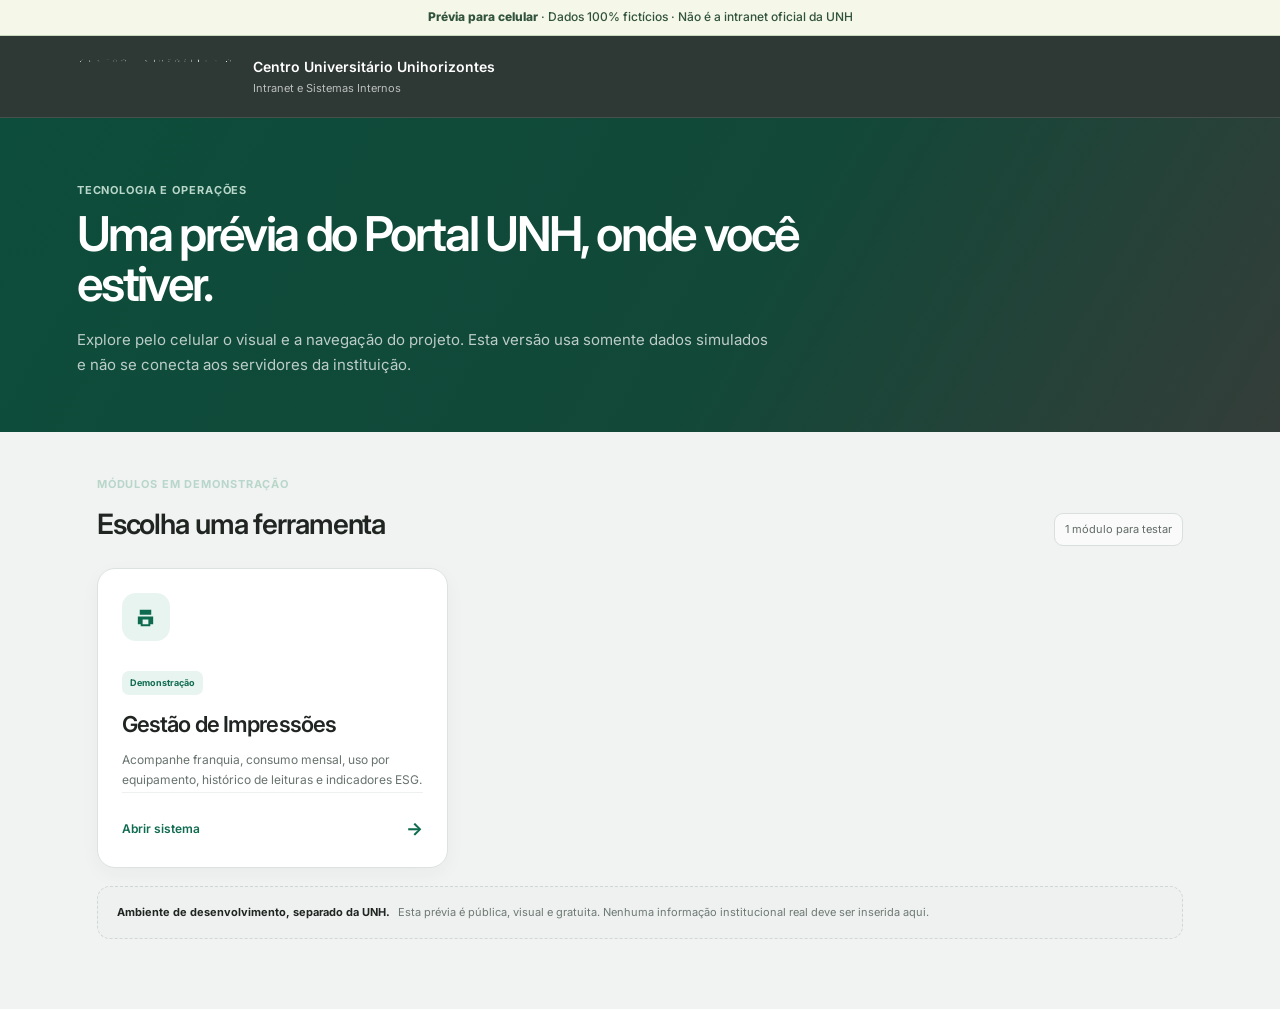
<file: index.html>
<!DOCTYPE html>
<html lang="pt-BR">
<head>
  <meta name="robots" content="noindex,nofollow,noarchive" />
  <meta charset="UTF-8" />
  <meta name="viewport" content="width=device-width, initial-scale=1.0" />
  <meta name="description" content="Portal UNH — intranet e sistemas internos do Centro Universitário Unihorizontes." />
    <link rel="icon" type="image/png" sizes="64x64" href="assets/portal-unh-favicon-v2.png?v=20261010-mobile-demo" />
    <link rel="shortcut icon" type="image/png" href="assets/portal-unh-favicon-v2.png?v=20261010-mobile-demo" />
<title>Portal UNH | Unihorizontes</title>
  <link rel="preconnect" href="https://fonts.googleapis.com" />
  <link rel="preconnect" href="https://fonts.gstatic.com" crossorigin />
  <link href="https://fonts.googleapis.com/css2?family=Inter:wght@400;500;600;700&display=swap" rel="stylesheet" />
  <link rel="stylesheet" href="css/styles.css?v=20261010-mobile-demo" />
    </head>
<body class="portal-body">
  <div class="demo-banner" role="note"><strong>Prévia para celular</strong> · Dados 100% fictícios · Não é a intranet oficial da UNH</div>
  <main class="systems-portal">
    <header class="portal-header">
      <div class="portal-brand">
        <img class="portal-official-logo" src="assets/unh-logo-oficial-branca.png?v=20261010-mobile-demo" alt="Unihorizontes" />
        <div>
          <strong>Centro Universitário Unihorizontes</strong>
          <span>Intranet e Sistemas Internos</span>
        </div>
      </div>
    </header>

    <section class="portal-hero">
      <div class="portal-hero-copy">
        <span class="portal-kicker">Tecnologia e operações</span>
        <h1>Uma prévia do Portal UNH, onde você estiver.</h1>
        <p>Explore pelo celular o visual e a navegação do projeto. Esta versão usa somente dados simulados e não se conecta aos servidores da instituição.</p>
      </div>
    </section>

    <section class="systems-section" aria-labelledby="systemsTitle">
      <div class="systems-section-head">
        <div>
          <span class="portal-kicker">Módulos em demonstração</span>
          <h2 id="systemsTitle">Escolha uma ferramenta</h2>
        </div>
        <span class="systems-count">1 módulo para testar</span>
      </div>

      <div class="systems-grid">
        <a class="system-card active-system" href="impressao.html?v=20261010-mobile-demo">
          <div class="system-icon" aria-hidden="true">
            <svg viewBox="0 0 24 24"><path d="M6 4h12v5H6V4Zm-2 7h16v8h-3v2H7v-2H4v-8Zm5 8h6v-5H9v5Z"/></svg>
          </div>
          <div class="system-card-copy">
            <span class="system-status">Demonstração</span>
            <h3>Gestão de Impressões</h3>
            <p>Acompanhe franquia, consumo mensal, uso por equipamento, histórico de leituras e indicadores ESG.</p>
          </div>
          <div class="system-card-footer">
            <span>Abrir sistema</span>
            <strong>→</strong>
          </div>
        </a>
      </div>

      <div class="future-modules-note">
        <strong>Ambiente de desenvolvimento, separado da UNH.</strong>
        <span>Esta prévia é pública, visual e gratuita. Nenhuma informação institucional real deve ser inserida aqui.</span>
      </div>
    </section>
  </main>
</body>
</html>
</file>
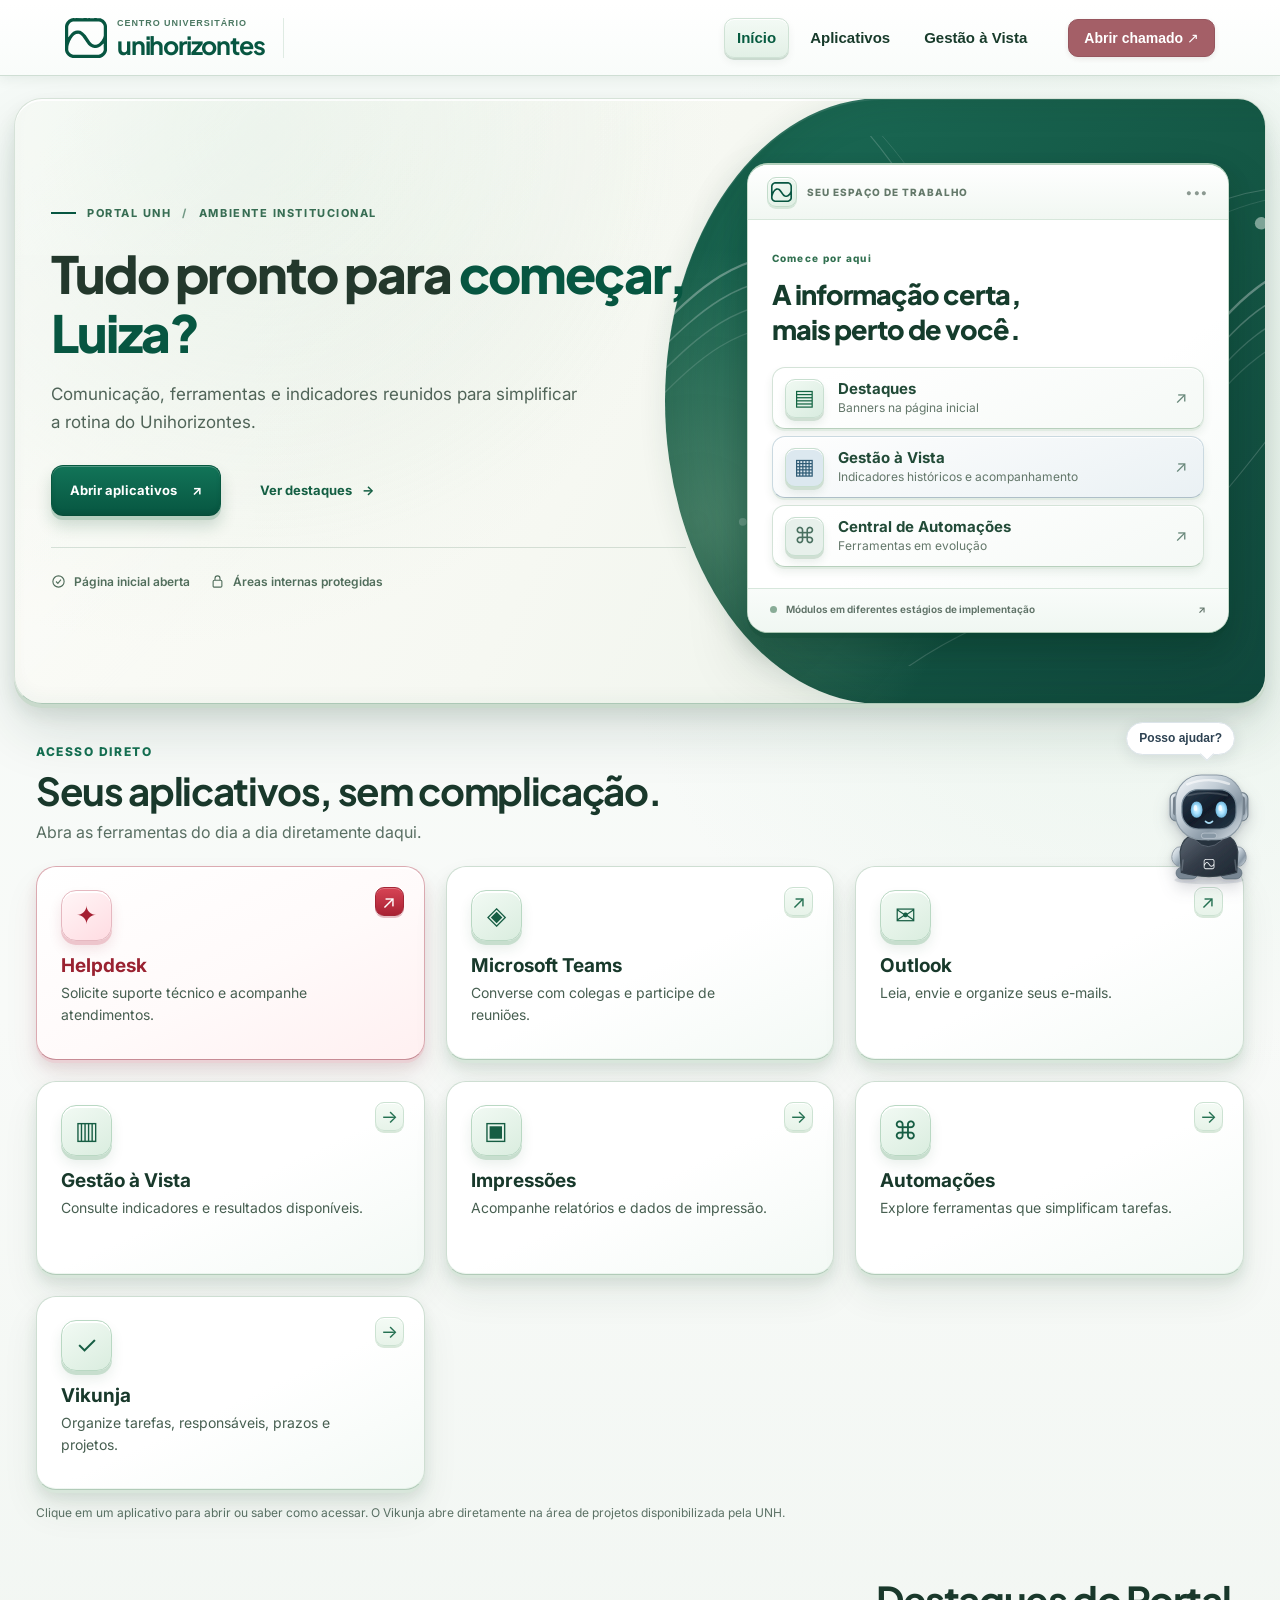
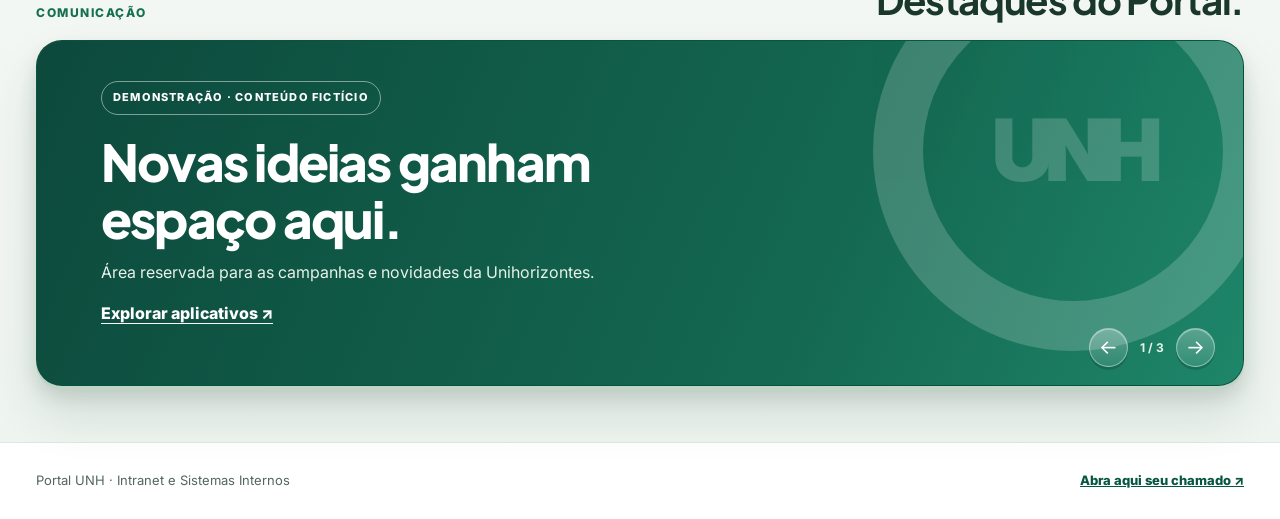
<file: src/main/resources/static/index.html>
<!DOCTYPE html>
<html lang="pt-BR">
<head>
  <meta charset="UTF-8" />
  <meta name="viewport" content="width=device-width, initial-scale=1.0" />
  <meta name="description" content="Portal UNH — comunicação institucional e acesso aos sistemas internos da Unihorizontes." />
  <meta name="theme-color" content="#ffffff" />
  <title>Portal UNH | Intranet e Sistemas Internos</title>
  <link rel="icon" type="image/png" sizes="64x64" href="assets/portal-unh-favicon-v2.png?v=20261014" />
  <link rel="preconnect" href="https://fonts.googleapis.com" />
  <link rel="preconnect" href="https://fonts.gstatic.com" crossorigin />
  <link href="https://fonts.googleapis.com/css2?family=Inter:wght@400;500;600;700;800&family=Plus+Jakarta+Sans:wght@500;600;700;800&display=swap" rel="stylesheet" />
  <link rel="stylesheet" href="css/portal.css?v=20261015-v4" />
  <link rel="stylesheet" href="css/mural.css?v=20261014-4" />
  <link rel="stylesheet" href="css/portal-home-v3.css?v=20261019-v2" />
  <script src="js/portal.js?v=20261014-9" defer></script>
  <script src="js/unh-destaques-v1.js?v=20261027" defer></script>
  <!-- Nexo: assistente de navegacao local; sem IA externa ou dados reais. -->
  <link rel="stylesheet" href="css/nexo-assistente.css?v=20261020-context-v1" />
  <link rel="stylesheet" href="css/portal-palette-v1.css?v=20261019-v1" />
  <link rel="stylesheet" href="css/portal-editorial-v1.css?v=20261019-v1" />
  <script src="js/nexo-agente.js?v=20261027-fallback1" defer></script>
  <script src="js/nexo-assistente.js?v=20261027-fallback1" defer></script>
  <link rel="stylesheet" href="css/mural-social-v2.css?v=20261020-d" />
  <link rel="stylesheet" href="css/unh-app-access-v1.css?v=20261027" />
  <link rel="stylesheet" href="css/unh-destaques-v1.css?v=20261027" />
  <link rel="stylesheet" href="css/unh-legibilidade-v1.css?v=20261027-a" />
  <link rel="stylesheet" href="css/unh-banner-demo-v1.css?v=20261027" />
  <link rel="stylesheet" href="css/unh-home-depth-v1.css?v=20261029-helpdesk1" />
  <link rel="stylesheet" href="css/unh-site-header.css?v=20261029-fosco1" />
</head>
<body class="portal-body portal-home-v3">
  <a class="portal-skip-link" href="#conteudo">Pular para o conteúdo</a>

  <header class="unh-site-header" id="inicio">
  <div class="unh-site-header-inner">
    <a class="unh-site-brand" href="index.html" aria-label="UniHorizontes — página inicial">
      <img src="assets/portal-unh-simbolo.svg" alt="" width="42" height="42" />
      <span class="unh-site-brand-copy">
        <span class="unh-site-brand-kicker">CENTRO UNIVERSITÁRIO</span>
        <strong class="unh-site-brand-name">unihorizontes</strong>
      </span>
    </a>
    <nav class="unh-site-nav" aria-label="Navegação principal">
      <a href="index.html" aria-current="page">Início</a>
      <a href="aplicativos.html">Aplicativos</a>
      <a href="gestao-a-vista.html">Gestão à Vista</a>
    </nav>
    <a class="unh-site-cta" href="https://helpdesk.unihorizontes.local/Helpdesk" target="_blank" rel="noopener noreferrer" aria-label="Abrir chamado no Helpdesk">Abrir chamado ↗</a>
  </div>
</header>

  <main id="conteudo" class="systems-portal">
    <section class="portal-hero portal-hero-premium" aria-labelledby="heroTitle">
      <div class="portal-container portal-hero-layout">
        <div class="portal-hero-copy">
          <span class="portal-hero-v3-kicker"><span class="portal-hero-v3-kicker-line" aria-hidden="true"></span> PORTAL UNH <span aria-hidden="true">/</span> AMBIENTE INSTITUCIONAL</span>
          <h1 id="heroTitle">Tudo pronto para <em>começar, Luiza?</em></h1>
          <p>Comunicação, ferramentas e indicadores reunidos para simplificar a rotina do Unihorizontes.</p>
          <div class="portal-hero-actions">
            <a class="portal-button portal-button-primary portal-hero-v3-main-action" href="aplicativos.html">
              Abrir aplicativos <span aria-hidden="true">↗</span>
            </a>
            <a class="portal-hero-v3-secondary" href="#destaques">Ver destaques <span aria-hidden="true">→</span></a>
          </div>
          <div class="portal-hero-v3-meta" aria-label="Sobre o acesso">
            <span><svg width="15" height="15" style="width:15px;height:15px;min-width:15px;max-width:15px;flex:0 0 15px;display:inline-block" viewBox="0 0 24 24" fill="none" stroke="currentColor" stroke-width="1.8" aria-hidden="true"><circle cx="12" cy="12" r="9"/><path d="m8 12 3 3 5-6"/></svg> Página inicial aberta</span>
            <span><svg width="15" height="15" style="width:15px;height:15px;min-width:15px;max-width:15px;flex:0 0 15px;display:inline-block" viewBox="0 0 24 24" fill="none" stroke="currentColor" stroke-width="1.8" aria-hidden="true"><rect x="5" y="10" width="14" height="11" rx="2"/><path d="M8 10V7a4 4 0 0 1 8 0v3"/></svg> Áreas internas protegidas</span>
          </div>
        </div>
        <aside class="portal-hero-v3-workspace" aria-label="Acessos rápidos aos módulos">
          <div class="portal-hero-v3-workspace-top">
            <span class="portal-hero-v3-workspace-mark" aria-hidden="true"><img src="assets/portal-unh-simbolo.svg?v=20261014-7" alt="" width="21" height="21" /></span>
            <span>SEU ESPAÇO DE TRABALHO</span>
            <span class="portal-hero-v3-workspace-dots" aria-hidden="true">•••</span>
          </div>
          <div class="portal-hero-v3-workspace-content">
            <span class="portal-hero-v3-workspace-eyebrow">Comece por aqui</span>
            <h2>A informação certa, <br>mais perto de você.</h2>
            <div class="portal-hero-v3-quick-list">
              <a href="#destaques">
                <span class="portal-hero-v3-quick-icon" aria-hidden="true">▤</span>
                <span><strong>Destaques</strong><small>Banners na página inicial</small></span>
                <span aria-hidden="true">↗</span>
              </a>
              <a href="gestao-a-vista.html">
                <span class="portal-hero-v3-quick-icon" aria-hidden="true">▦</span>
                <span><strong>Gestão à Vista</strong><small>Indicadores históricos e acompanhamento</small></span>
                <span aria-hidden="true">↗</span>
              </a>
              <a href="automacoes.html">
                <span class="portal-hero-v3-quick-icon" aria-hidden="true">⌘</span>
                <span><strong>Central de Automações</strong><small>Ferramentas em evolução</small></span>
                <span aria-hidden="true">↗</span>
              </a>
            </div>
          </div>
          <div class="portal-hero-v3-workspace-foot"><span class="portal-hero-v3-workspace-foot-dot" aria-hidden="true"></span> Módulos em diferentes estágios de implementação <span aria-hidden="true">↗</span></div>
        </aside>
      </div>
    </section>

    <section class="portal-container unh-app-access" aria-labelledby="unhAppsTitle">
      <div class="unh-app-access-heading">
        <div><span class="portal-overline">ACESSO DIRETO</span><h2 id="unhAppsTitle">Seus aplicativos, sem complicação.</h2><p>Abra as ferramentas do dia a dia diretamente daqui.</p></div>
      </div>
      <div class="unh-app-access-grid">
        <a class="unh-app-access-card unh-helpdesk-card" href="https://helpdesk.unihorizontes.local/Helpdesk" target="_blank" rel="noopener noreferrer"><span class="unh-app-access-icon" aria-hidden="true">✦</span><strong>Helpdesk</strong><small>Solicite suporte técnico e acompanhe atendimentos.</small><span class="unh-app-access-go" aria-hidden="true">↗</span></a>
        <a class="unh-app-access-card" href="https://teams.microsoft.com/" target="_blank" rel="noopener noreferrer"><span class="unh-app-access-icon" aria-hidden="true">◈</span><strong>Microsoft Teams</strong><small>Converse com colegas e participe de reuniões.</small><span class="unh-app-access-go" aria-hidden="true">↗</span></a>
        <a class="unh-app-access-card" href="https://outlook.office.com/mail/" target="_blank" rel="noopener noreferrer"><span class="unh-app-access-icon" aria-hidden="true">✉</span><strong>Outlook</strong><small>Leia, envie e organize seus e-mails.</small><span class="unh-app-access-go" aria-hidden="true">↗</span></a>
        <a class="unh-app-access-card" href="gestao-a-vista.html"><span class="unh-app-access-icon" aria-hidden="true">▥</span><strong>Gestão à Vista</strong><small>Consulte indicadores e resultados disponíveis.</small><span class="unh-app-access-go" aria-hidden="true">→</span></a>
        <a class="unh-app-access-card" href="impressao.html"><span class="unh-app-access-icon" aria-hidden="true">▣</span><strong>Impressões</strong><small>Acompanhe relatórios e dados de impressão.</small><span class="unh-app-access-go" aria-hidden="true">→</span></a>
        <a class="unh-app-access-card" href="automacoes.html"><span class="unh-app-access-icon" aria-hidden="true">⌘</span><strong>Automações</strong><small>Explore ferramentas que simplificam tarefas.</small><span class="unh-app-access-go" aria-hidden="true">→</span></a>
        <a class="unh-app-access-card" href="https://vikunja.unihorizontes.local/projects/3/12" target="_blank" rel="noopener noreferrer" aria-label="Abrir Vikunja — gestão de tarefas"><span class="unh-app-access-icon" aria-hidden="true">✓</span><strong>Vikunja</strong><small>Organize tarefas, responsáveis, prazos e projetos.</small><span class="unh-app-access-go" aria-hidden="true">→</span></a>
      </div>
      <p class="unh-app-access-note">Clique em um aplicativo para abrir ou saber como acessar. O Vikunja abre diretamente na área de projetos disponibilizada pela UNH.</p>
    </section>

    <section id="destaques" class="portal-container unh-compact-updates" aria-labelledby="unhDestaquesTitle">
      <div class="unh-updates-heading"><span class="portal-overline">COMUNICAÇÃO</span><h2 id="unhDestaquesTitle">Destaques do Portal.</h2></div>
      <div class="unh-updates-carousel unh-banner-carousel" aria-roledescription="carrossel" aria-label="Banners de demonstração">
        <article class="unh-update-slide unh-banner-slide slide-one" data-unh-slide>
          <div class="unh-banner-copy"><span class="unh-banner-tag">DEMONSTRAÇÃO · CONTEÚDO FICTÍCIO</span><h3>Novas ideias ganham espaço aqui.</h3><p>Área reservada para as campanhas e novidades da Unihorizontes.</p><a href="aplicativos.html">Explorar aplicativos ↗</a></div>
          <div class="unh-banner-art" aria-hidden="true"><span class="unh-art-ring"></span><span class="unh-art-symbol">UNH</span></div>
        </article>
        <article class="unh-update-slide unh-banner-slide slide-two" data-unh-slide hidden>
          <div class="unh-banner-copy"><span class="unh-banner-tag">DEMONSTRAÇÃO · CONTEÚDO FICTÍCIO</span><h3>Conexões que fazem acontecer.</h3><p>Este banner temporário poderá dar lugar às campanhas institucionais.</p><a href="aplicativos.html">Conhecer os aplicativos ↗</a></div>
          <div class="unh-banner-art" aria-hidden="true"><span class="unh-art-ring"></span><span class="unh-art-symbol">UNH</span></div>
        </article>
        <article class="unh-update-slide unh-banner-slide slide-three" data-unh-slide hidden>
          <div class="unh-banner-copy"><span class="unh-banner-tag">DEMONSTRAÇÃO · CONTEÚDO FICTÍCIO</span><h3>Seu próximo destaque começa aqui.</h3><p>Um espaço visual preparado para comunicados e campanhas aprovados.</p><a href="https://helpdesk.unihorizontes.local/Helpdesk" target="_blank" rel="noopener noreferrer">Abrir Helpdesk ↗</a></div>
          <div class="unh-banner-art" aria-hidden="true"><span class="unh-art-ring"></span><span class="unh-art-symbol">UNH</span></div>
        </article>
        <div class="unh-updates-controls"><button type="button" data-unh-prev aria-label="Banner anterior">←</button><span data-unh-counter aria-live="polite">1 / 3</span><button type="button" data-unh-next aria-label="Próximo banner">→</button></div>
      </div>
    </section>
  </main>

  <footer class="portal-footer">
    <div class="portal-container portal-footer-inner">
      <span>Portal UNH · Intranet e Sistemas Internos</span>
      <a href="https://helpdesk.unihorizontes.local/Helpdesk" target="_blank" rel="noopener noreferrer">Abra aqui seu chamado ↗</a>
    </div>
  </footer>
</body>
</html>
</file>
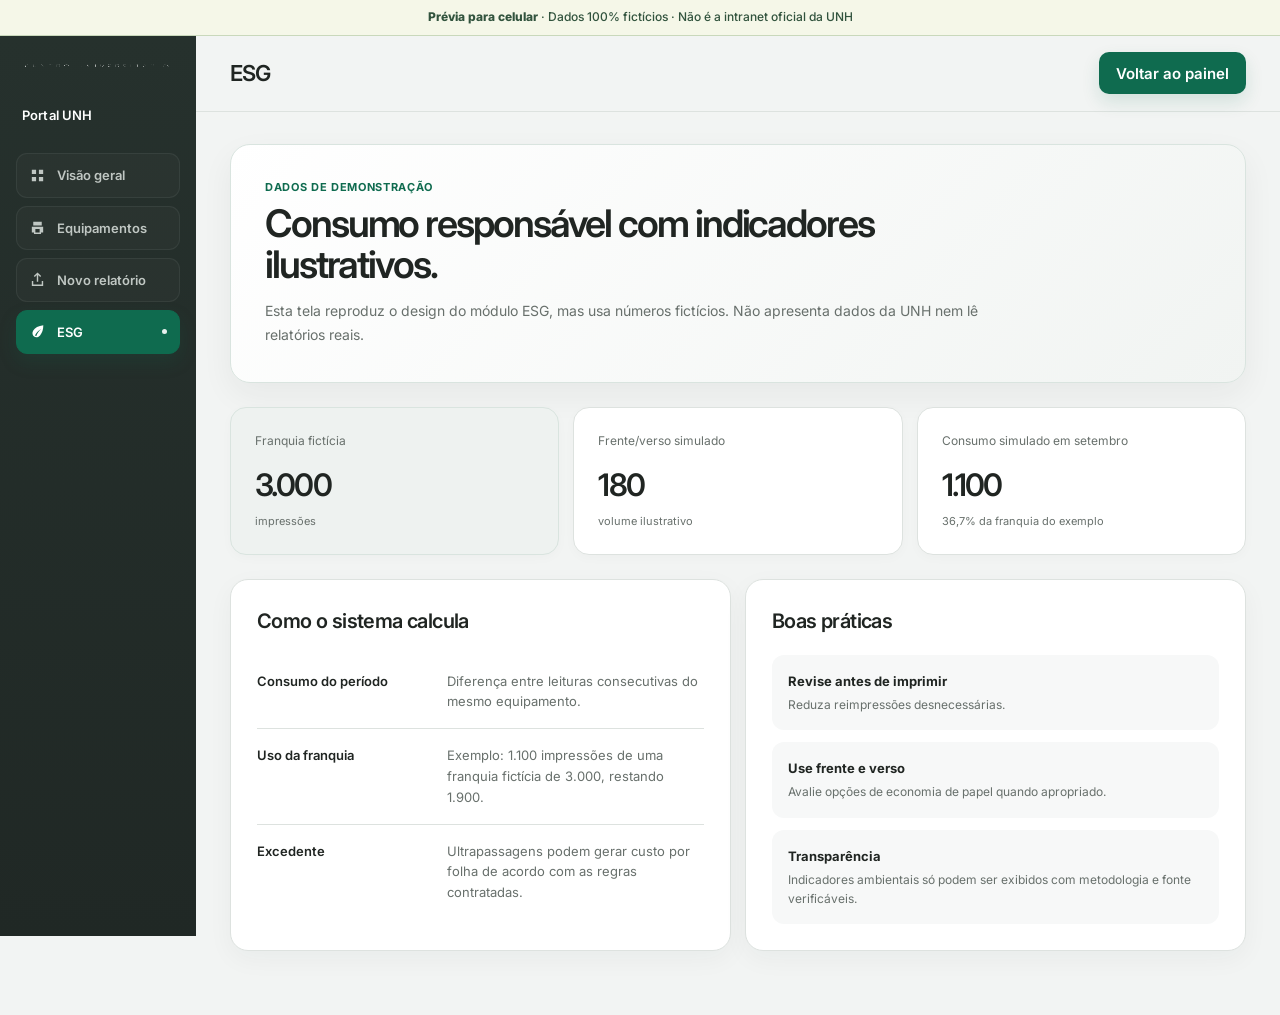
<file: esg.html>
<!DOCTYPE html>
<html lang="pt-BR">
<head>
  <meta name="robots" content="noindex,nofollow,noarchive" />
  <meta charset="UTF-8" />
  <meta name="viewport" content="width=device-width, initial-scale=1.0" />
  <meta name="description" content="Indicadores ESG e consumo responsável da gestão de impressões." />
    <link rel="icon" type="image/png" sizes="64x64" href="assets/portal-unh-favicon-v2.png?v=20261010-mobile-demo" />
    <link rel="shortcut icon" type="image/png" href="assets/portal-unh-favicon-v2.png?v=20261010-mobile-demo" />
<title>ESG · Demonstração | Portal UNH</title>
  <link rel="preconnect" href="https://fonts.googleapis.com" />
  <link rel="preconnect" href="https://fonts.gstatic.com" crossorigin />
  <link href="https://fonts.googleapis.com/css2?family=Inter:wght@400;500;600;700&display=swap" rel="stylesheet" />
  <link rel="stylesheet" href="css/styles.css?v=20261010-mobile-demo" />
    </head>
<body>
  <div class="demo-banner" role="note"><strong>Prévia para celular</strong> · Dados 100% fictícios · Não é a intranet oficial da UNH</div>
  <div class="app-shell">
    <aside class="sidebar" id="sidebar">
      <div class="brand">
        <div class="brand-official-wrap"><img class="brand-official-logo" src="assets/unh-logo-oficial-branca.png?v=20261010-mobile-demo" alt="Unihorizontes" /><strong>Portal UNH</strong></div>
      </div>

      <nav class="nav" aria-label="Navegação principal">
        <a class="nav-item" href="impressao.html?v=20261010-mobile-demo#overview">
          <svg viewBox="0 0 24 24" aria-hidden="true"><path d="M4 4h6v6H4V4Zm10 0h6v6h-6V4ZM4 14h6v6H4v-6Zm10 0h6v6h-6v-6Z"/></svg>
          <span>Visão geral</span>
        </a>
        <a class="nav-item" href="impressao.html?v=20261010-mobile-demo#equipment">
          <svg viewBox="0 0 24 24" aria-hidden="true"><path d="M6 4h12v5H6V4Zm-2 7h16v8h-3v2H7v-2H4v-8Zm5 8h6v-5H9v5Z"/></svg>
          <span>Equipamentos</span>
        </a>
        <a class="nav-item" href="impressao.html?v=20261010-mobile-demo#upload">
          <svg viewBox="0 0 24 24" aria-hidden="true"><path d="M11 5.8 8.2 8.6 6.8 7.2 12 2l5.2 5.2-1.4 1.4L13 5.8V15h-2V5.8ZM4 14h2v5h12v-5h2v7H4v-7Z"/></svg>
          <span>Novo relatório</span>
        </a>
        <a class="nav-item active" href="esg.html">
          <svg viewBox="0 0 24 24" aria-hidden="true"><path d="M20.2 3.3C13.4 4 8.2 6.8 5.8 11.1c-1.8 3.2-.8 6.5 1.4 8.1 2.3 1.6 5.9 1.1 8.4-1.7 3.1-3.4 4.6-8 4.6-14.2ZM8.4 17.6c1.9-4 4.9-7 8.8-9.3-3.2 2.9-5.5 6.1-6.8 9.9-.7 0-1.4-.2-2-.6Z"/></svg>
          <span>ESG</span>
        </a>
      </nav>
    </aside>

    <main class="main">
      <header class="topbar">
        <button class="menu-button" id="menuButton" aria-label="Abrir menu">☰</button>
        <h1>ESG</h1>
        <a class="primary-button link-button" href="impressao.html?v=20261010-mobile-demo">Voltar ao painel</a>
      </header>

      
    <div class="content esg-page-content">
      <section class="esg-hero"><span class="eyebrow">Dados de demonstração</span>
        <h2>Consumo responsável com indicadores ilustrativos.</h2>
        <p>Esta tela reproduz o design do módulo ESG, mas usa números fictícios. Não apresenta dados da UNH nem lê relatórios reais.</p>
      </section>
      <section class="esg-metrics" aria-label="Indicadores ESG de demonstração">
        <article class="esg-metric accent"><span>Franquia fictícia</span><strong>3.000</strong><small>impressões</small></article>
        <article class="esg-metric"><span>Frente/verso simulado</span><strong>180</strong><small>volume ilustrativo</small></article>
        <article class="esg-metric"><span>Consumo simulado em setembro</span><strong>1.100</strong><small>36,7% da franquia do exemplo</small></article>
      </section>
      <section class="method-grid">
        <article class="panel"><div class="panel-heading"><h3>Como o sistema calcula</h3></div>
          <div class="method-list">
            <div class="method-row"><strong>Consumo do período</strong><p>Diferença entre leituras consecutivas do mesmo equipamento.</p></div>
            <div class="method-row"><strong>Uso da franquia</strong><p>Exemplo: 1.100 impressões de uma franquia fictícia de 3.000, restando 1.900.</p></div>
            <div class="method-row"><strong>Excedente</strong><p>Ultrapassagens podem gerar custo por folha de acordo com as regras contratadas.</p></div>
          </div>
        </article>
        <article class="panel"><div class="panel-heading"><h3>Boas práticas</h3></div>
          <div class="governance-list">
            <div class="governance-item"><strong>Revise antes de imprimir</strong><p>Reduza reimpressões desnecessárias.</p></div>
            <div class="governance-item"><strong>Use frente e verso</strong><p>Avalie opções de economia de papel quando apropriado.</p></div>
            <div class="governance-item"><strong>Transparência</strong><p>Indicadores ambientais só podem ser exibidos com metodologia e fonte verificáveis.</p></div>
          </div>
        </article>
      </section>
    </div>
    </main>
  </div>

  <script>
    const sidebar=document.querySelector("#sidebar");
    document.querySelector("#menuButton")?.addEventListener("click",()=>sidebar?.classList.toggle("open"));
  </script>
</body>
</html>
</file>
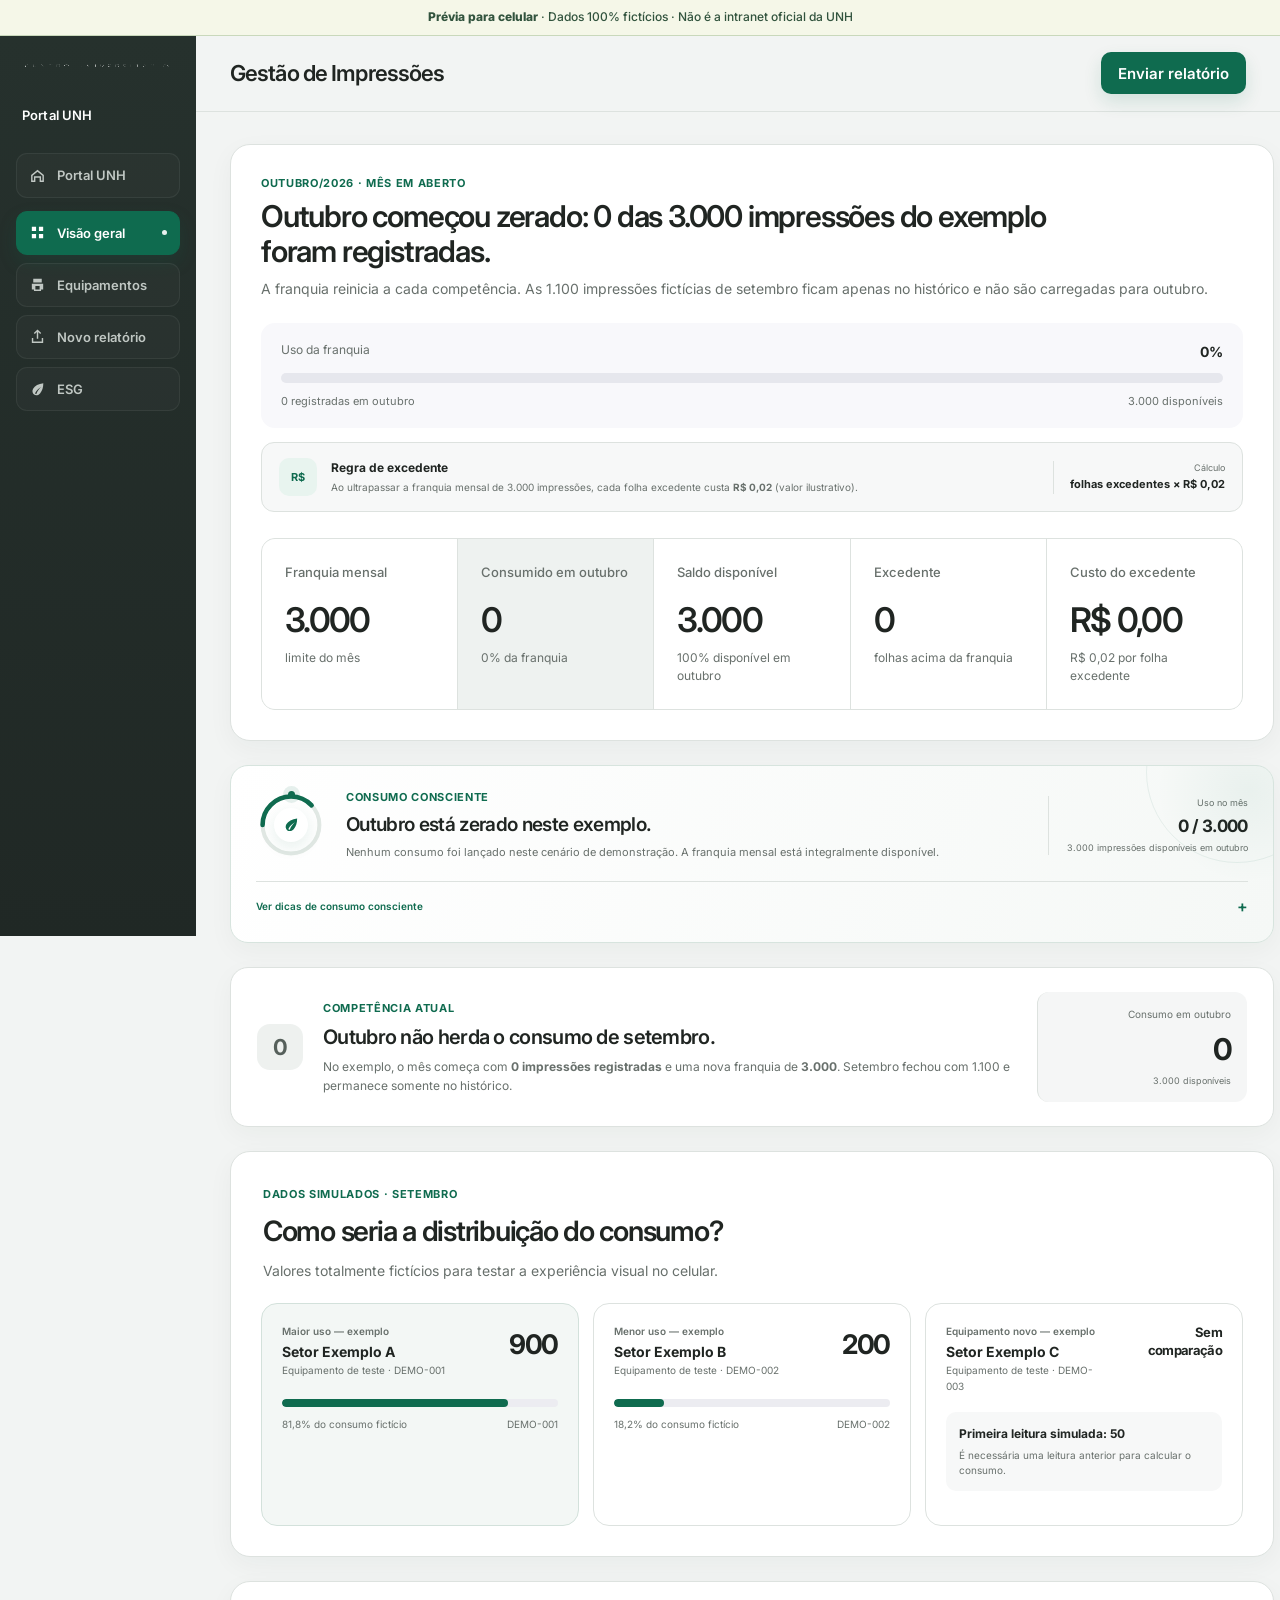
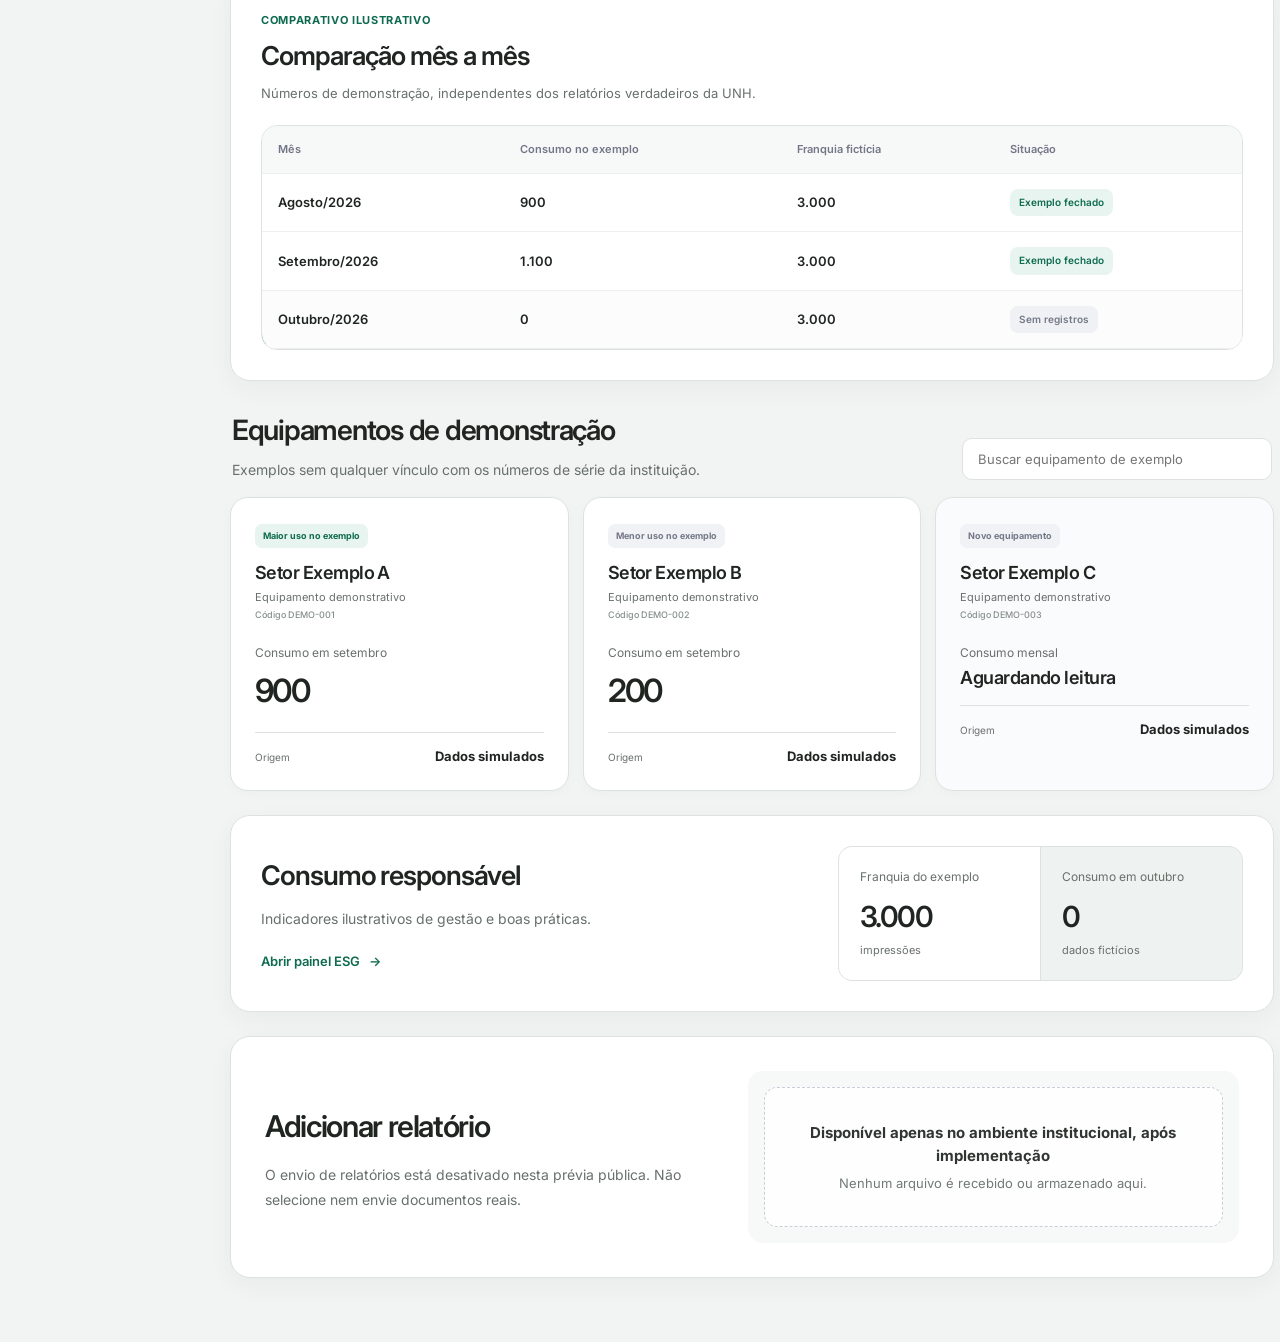
<file: impressao.html>
<!DOCTYPE html>
<html lang="pt-BR">
<head>
  <meta name="robots" content="noindex,nofollow,noarchive" />
  <meta charset="UTF-8" />
  <meta name="viewport" content="width=device-width, initial-scale=1.0" />
  <meta name="description" content="Gestão de impressões e leitura de equipamentos." />
    <link rel="icon" type="image/png" sizes="64x64" href="assets/portal-unh-favicon-v2.png?v=20261010-mobile-demo" />
    <link rel="shortcut icon" type="image/png" href="assets/portal-unh-favicon-v2.png?v=20261010-mobile-demo" />
<title>Gestão de Impressões · Demonstração | Portal UNH</title>
  <link rel="preconnect" href="https://fonts.googleapis.com" />
  <link rel="preconnect" href="https://fonts.gstatic.com" crossorigin />
  <link href="https://fonts.googleapis.com/css2?family=Inter:wght@400;500;600;700&display=swap" rel="stylesheet" />
  <link rel="stylesheet" href="css/styles.css?v=20261010-mobile-demo" />
    </head>
<body>
  <div class="demo-banner" role="note"><strong>Prévia para celular</strong> · Dados 100% fictícios · Não é a intranet oficial da UNH</div>
  <div class="app-shell">
    <aside class="sidebar" id="sidebar">
      <a class="brand brand-link" href="index.html?v=20261010-mobile-demo">
        <div class="brand-official-wrap"><img class="brand-official-logo" src="assets/unh-logo-oficial-branca.png?v=20261010-mobile-demo" alt="Unihorizontes" /><strong>Portal UNH</strong></div>
      </a>

      <nav class="nav" aria-label="Navegação principal">
        <a class="nav-item central-link" href="index.html?v=20261010-mobile-demo">
          <svg viewBox="0 0 24 24" aria-hidden="true"><path d="M3 11.2 12 4l9 7.2V21h-6v-6H9v6H3v-9.8Zm2 1V19h2v-6h10v6h2v-6.8L12 6.6 5 12.2Z"/></svg>
          <span>Portal UNH</span>
        </a>
        <button class="nav-item active" data-section="overview">
          <svg viewBox="0 0 24 24" aria-hidden="true"><path d="M4 4h6v6H4V4Zm10 0h6v6h-6V4ZM4 14h6v6H4v-6Zm10 0h6v6h-6v-6Z"/></svg>
          <span>Visão geral</span>
        </button>
        <button class="nav-item" data-section="equipment">
          <svg viewBox="0 0 24 24" aria-hidden="true"><path d="M6 4h12v5H6V4Zm-2 7h16v8h-3v2H7v-2H4v-8Zm5 8h6v-5H9v5Z"/></svg>
          <span>Equipamentos</span>
        </button>
        <button class="nav-item" data-section="upload">
          <svg viewBox="0 0 24 24" aria-hidden="true"><path d="M11 5.8 8.2 8.6 6.8 7.2 12 2l5.2 5.2-1.4 1.4L13 5.8V15h-2V5.8ZM4 14h2v5h12v-5h2v7H4v-7Z"/></svg>
          <span>Novo relatório</span>
        </button>
        <a class="nav-item" href="esg.html?v=20261010-mobile-demo">
          <svg viewBox="0 0 24 24" aria-hidden="true"><path d="M20.2 3.3C13.4 4 8.2 6.8 5.8 11.1c-1.8 3.2-.8 6.5 1.4 8.1 2.3 1.6 5.9 1.1 8.4-1.7 3.1-3.4 4.6-8 4.6-14.2ZM8.4 17.6c1.9-4 4.9-7 8.8-9.3-3.2 2.9-5.5 6.1-6.8 9.9-.7 0-1.4-.2-2-.6Z"/></svg>
          <span>ESG</span>
        </a>
      </nav>
    </aside>

    <main class="main">
      <header class="topbar">
        <button class="menu-button" id="menuButton" aria-label="Abrir menu">☰</button>
        <h1>Gestão de Impressões</h1>
        <button class="primary-button" data-go="upload">Enviar relatório</button>
      </header>

      <div class="content">
        <section class="summary section-anchor executive-summary" id="overview">
          <div class="summary-heading">
            <span class="eyebrow">Outubro/2026 · mês em aberto</span>
            <h2>Outubro começou zerado: 0 das 3.000 impressões do exemplo foram registradas.</h2>
            <p>A franquia reinicia a cada competência. As 1.100 impressões fictícias de setembro ficam apenas no histórico e não são carregadas para outubro.</p>
          </div>

          <div class="usage-progress" aria-label="0% da franquia utilizada em outubro">
            <div class="usage-progress-head">
              <span>Uso da franquia</span>
              <strong>0%</strong>
            </div>
            <div class="usage-track"><span style="width:0%"></span></div>
            <div class="usage-progress-foot">
              <span>0 registradas em outubro</span>
              <span>3.000 disponíveis</span>
            </div>
          </div>

          <div class="excess-rule">
            <div class="excess-rule-icon">R$</div>
            <div>
              <strong>Regra de excedente</strong>
              <span>Ao ultrapassar a franquia mensal de 3.000 impressões, cada folha excedente custa <b>R$ 0,02</b> (valor ilustrativo).</span>
            </div>
            <div class="excess-rule-formula">
              <span>Cálculo</span>
              <strong>folhas excedentes × R$ 0,02</strong>
            </div>
          </div>

          <div class="summary-grid executive-kpis">
            <article class="summary-item">
              <span>Franquia mensal</span>
              <strong>3.000</strong>
              <small>limite do mês</small>
            </article>
            <article class="summary-item">
              <span>Consumido em outubro</span>
              <strong>0</strong>
              <small>0% da franquia</small>
            </article>
            <article class="summary-item">
              <span>Saldo disponível</span>
              <strong>3.000</strong>
              <small>100% disponível em outubro</small>
            </article>
            <article class="summary-item">
              <span>Excedente</span>
              <strong>0</strong>
              <small>folhas acima da franquia</small>
            </article>
            <article class="summary-item excess-cost-item">
              <span>Custo do excedente</span>
              <strong>R$ 0,00</strong>
              <small>R$ 0,02 por folha excedente</small>
            </article>
          </div>
        </section>

        <section class="conscious-card" aria-labelledby="consciousTitle">
          <div class="conscious-visual" aria-hidden="true">
            <div class="conscious-ring">
              <svg viewBox="0 0 36 36">
                <path class="conscious-ring-bg" d="M18 2.5a15.5 15.5 0 1 1 0 31 15.5 15.5 0 0 1 0-31"/>
                <path class="conscious-ring-progress" pathLength="100" d="M18 2.5a15.5 15.5 0 1 1 0 31 15.5 15.5 0 0 1 0-31"/>
              </svg>
              <div class="conscious-leaf">
                <svg viewBox="0 0 24 24"><path d="M20.2 3.3C13.4 4 8.2 6.8 5.8 11.1c-1.8 3.2-.8 6.5 1.4 8.1 2.3 1.6 5.9 1.1 8.4-1.7 3.1-3.4 4.6-8 4.6-14.2ZM8.4 17.6c1.9-4 4.9-7 8.8-9.3-3.2 2.9-5.5 6.1-6.8 9.9-.7 0-1.4-.2-2-.6Z"/></svg>
              </div>
            </div>
          </div>

          <div class="conscious-copy">
            <span class="eyebrow">Consumo consciente</span>
            <h2 id="consciousTitle">Outubro está zerado neste exemplo.</h2>
            <p>Nenhum consumo foi lançado neste cenário de demonstração. A franquia mensal está integralmente disponível.</p>
          </div>

          <div class="conscious-kpi">
            <span>Uso no mês</span>
            <strong>0 / 3.000</strong>
            <small>3.000 impressões disponíveis em outubro</small>
          </div>

          <details class="conscious-tips">
            <summary>Ver dicas de consumo consciente <span>+</span></summary>
            <div class="conscious-tip-grid">
              <div class="conscious-tip primary-tip">
                <div class="tip-icon" aria-hidden="true">✓</div>
                <div class="tip-copy">
                  <span class="tip-label">Dica principal do mês</span>
                  <strong>Revise antes de imprimir</strong>
                  <p>Confirme conteúdo, páginas e formatação antes de enviar para impressão. Reimpressão desnecessária é desperdício direto.</p>
                </div>
              </div>
              <div class="conscious-tip">
                <div class="tip-icon" aria-hidden="true">↔</div>
                <div class="tip-copy">
                  <span class="tip-label">Economia de papel</span>
                  <strong>Use frente e verso</strong>
                  <p>Quando o documento permitir, utilize os dois lados da folha para reduzir o consumo físico.</p>
                </div>
              </div>
              <div class="conscious-tip">
                <div class="tip-icon" aria-hidden="true">▣</div>
                <div class="tip-copy">
                  <span class="tip-label">Alternativa recomendada</span>
                  <strong>Priorize o digital</strong>
                  <p>Se o documento não precisa ser físico, mantenha-o em formato digital e evite impressão sem necessidade.</p>
                </div>
              </div>
            </div>
          </details>
        </section>

        <section class="month-insight current-month-zero" aria-labelledby="monthInsightTitle">
          <div class="month-insight-icon" aria-hidden="true">0</div>
          <div class="month-insight-copy">
            <span class="eyebrow">Competência atual</span>
            <h2 id="monthInsightTitle">Outubro não herda o consumo de setembro.</h2>
            <p>No exemplo, o mês começa com <strong>0 impressões registradas</strong> e uma nova franquia de <strong>3.000</strong>. Setembro fechou com 1.100 e permanece somente no histórico.</p>
          </div>
          <div class="month-insight-result pending">
            <span>Consumo em outubro</span>
            <strong>0</strong>
            <small>3.000 disponíveis</small>
          </div>
        </section>

        
  <section class="usage-ranking" aria-labelledby="usageRankingTitle">
    <div class="section-title simple-title"><div>
      <span class="eyebrow">Dados simulados · setembro</span>
      <h2 id="usageRankingTitle">Como seria a distribuição do consumo?</h2>
      <p>Valores totalmente fictícios para testar a experiência visual no celular.</p>
    </div></div>
    <div class="ranking-grid">
      <article class="ranking-card top-use">
        <div class="ranking-card-head"><div><span class="rank-label">Maior uso — exemplo</span>
          <strong>Setor Exemplo A</strong><small>Equipamento de teste · DEMO-001</small></div><strong class="ranking-value">900</strong></div>
        <div class="ranking-bar"><span style="width:81.8%"></span></div>
        <div class="ranking-meta"><span>81,8% do consumo fictício</span><span>DEMO-001</span></div>
      </article>
      <article class="ranking-card">
        <div class="ranking-card-head"><div><span class="rank-label">Menor uso — exemplo</span>
          <strong>Setor Exemplo B</strong><small>Equipamento de teste · DEMO-002</small></div><strong class="ranking-value">200</strong></div>
        <div class="ranking-bar"><span style="width:18.2%"></span></div>
        <div class="ranking-meta"><span>18,2% do consumo fictício</span><span>DEMO-002</span></div>
      </article>
      <article class="ranking-card new-device">
        <div class="ranking-card-head"><div><span class="rank-label">Equipamento novo — exemplo</span>
          <strong>Setor Exemplo C</strong><small>Equipamento de teste · DEMO-003</small></div><strong class="ranking-value text-value">Sem comparação</strong></div>
        <div class="new-device-message"><strong>Primeira leitura simulada: 50</strong>
          <span>É necessária uma leitura anterior para calcular o consumo.</span></div>
      </article>
    </div>
  </section>

  <section class="month-comparison" aria-labelledby="monthComparisonTitle">
    <div class="month-comparison-heading"><div>
      <span class="eyebrow">Comparativo ilustrativo</span><h2 id="monthComparisonTitle">Comparação mês a mês</h2>
      <p>Números de demonstração, independentes dos relatórios verdadeiros da UNH.</p>
    </div></div>
    <div class="timeline-table-wrap">
      <table class="timeline-table"><thead><tr>
        <th>Mês</th><th>Consumo no exemplo</th><th>Franquia fictícia</th><th>Situação</th>
      </tr></thead><tbody>
        <tr><td><strong>Agosto/2026</strong></td><td><strong>900</strong></td>
          <td><strong>3.000</strong></td><td><span class="status-pill good">Exemplo fechado</span></td></tr>
        <tr><td><strong>Setembro/2026</strong></td><td><strong>1.100</strong></td>
          <td><strong>3.000</strong></td><td><span class="status-pill good">Exemplo fechado</span></td></tr>
        <tr class="future-month current-month-row"><td><strong>Outubro/2026</strong></td>
          <td><strong>0</strong></td><td><strong>3.000</strong></td><td><span class="status-pill neutral">Sem registros</span></td></tr>
      </tbody></table>
    </div>
  </section>

  <section class="equipment-section section-anchor" id="equipment">
    <div class="section-title"><div><h2>Equipamentos de demonstração</h2>
      <p>Exemplos sem qualquer vínculo com os números de série da instituição.</p></div>
      <div class="search-box"><input id="equipmentSearch" type="search" placeholder="Buscar equipamento de exemplo" aria-label="Buscar equipamento" /></div>
    </div>
    <div class="equipment-cards" id="equipmentCards">
      <article class="equipment-card" data-search="setor exemplo a demo-001">
        <span class="equipment-state highlight-state">Maior uso no exemplo</span><h3>Setor Exemplo A</h3>
        <div class="equipment-model">Equipamento demonstrativo</div><div class="serial">Código DEMO-001</div>
        <div class="reading"><span>Consumo em setembro</span><strong>900</strong></div>
        <div class="card-secondary-data"><span>Origem</span><strong>Dados simulados</strong></div>
      </article>
      <article class="equipment-card" data-search="setor exemplo b demo-002">
        <span class="equipment-state">Menor uso no exemplo</span><h3>Setor Exemplo B</h3>
        <div class="equipment-model">Equipamento demonstrativo</div><div class="serial">Código DEMO-002</div>
        <div class="reading"><span>Consumo em setembro</span><strong>200</strong></div>
        <div class="card-secondary-data"><span>Origem</span><strong>Dados simulados</strong></div>
      </article>
      <article class="equipment-card new-equipment-card" data-search="setor exemplo c demo-003">
        <span class="equipment-state">Novo equipamento</span><h3>Setor Exemplo C</h3>
        <div class="equipment-model">Equipamento demonstrativo</div><div class="serial">Código DEMO-003</div>
        <div class="reading"><span>Consumo mensal</span><strong class="reading-text">Aguardando leitura</strong></div>
        <div class="card-secondary-data"><span>Origem</span><strong>Dados simulados</strong></div>
      </article>
    </div>
  </section>

  <section class="esg-preview"><div class="esg-preview-copy">
    <h2>Consumo responsável</h2><p>Indicadores ilustrativos de gestão e boas práticas.</p>
    <a class="esg-link" href="esg.html?v=20261010-mobile-demo">Abrir painel ESG <span>→</span></a>
  </div><div class="esg-preview-data"><article><span>Franquia do exemplo</span><strong>3.000</strong><small>impressões</small></article>
    <article><span>Consumo em outubro</span><strong>0</strong><small>dados fictícios</small></article></div></section>

  <section class="upload-section section-anchor" id="upload">
    <div class="upload-copy"><h2>Adicionar relatório</h2>
      <p>O envio de relatórios está desativado nesta prévia pública. Não selecione nem envie documentos reais.</p></div>
    <div class="upload-panel"><div class="dropzone demo-disabled-upload">
      <strong>Disponível apenas no ambiente institucional, após implementação</strong>
      <span>Nenhum arquivo é recebido ou armazenado aqui.</span>
    </div></div>
  </section>
        </div>
    </main>
  </div>

  <div class="toast" id="toast" aria-live="polite">
    <span>✓</span>
    <div>
      <strong>Arquivo selecionado</strong>
      <p>Pronto para a próxima etapa.</p>
    </div>
  </div>

  <script src="js/app.js?v=20261010-mobile-demo"></script>
</body>
</html>
</file>
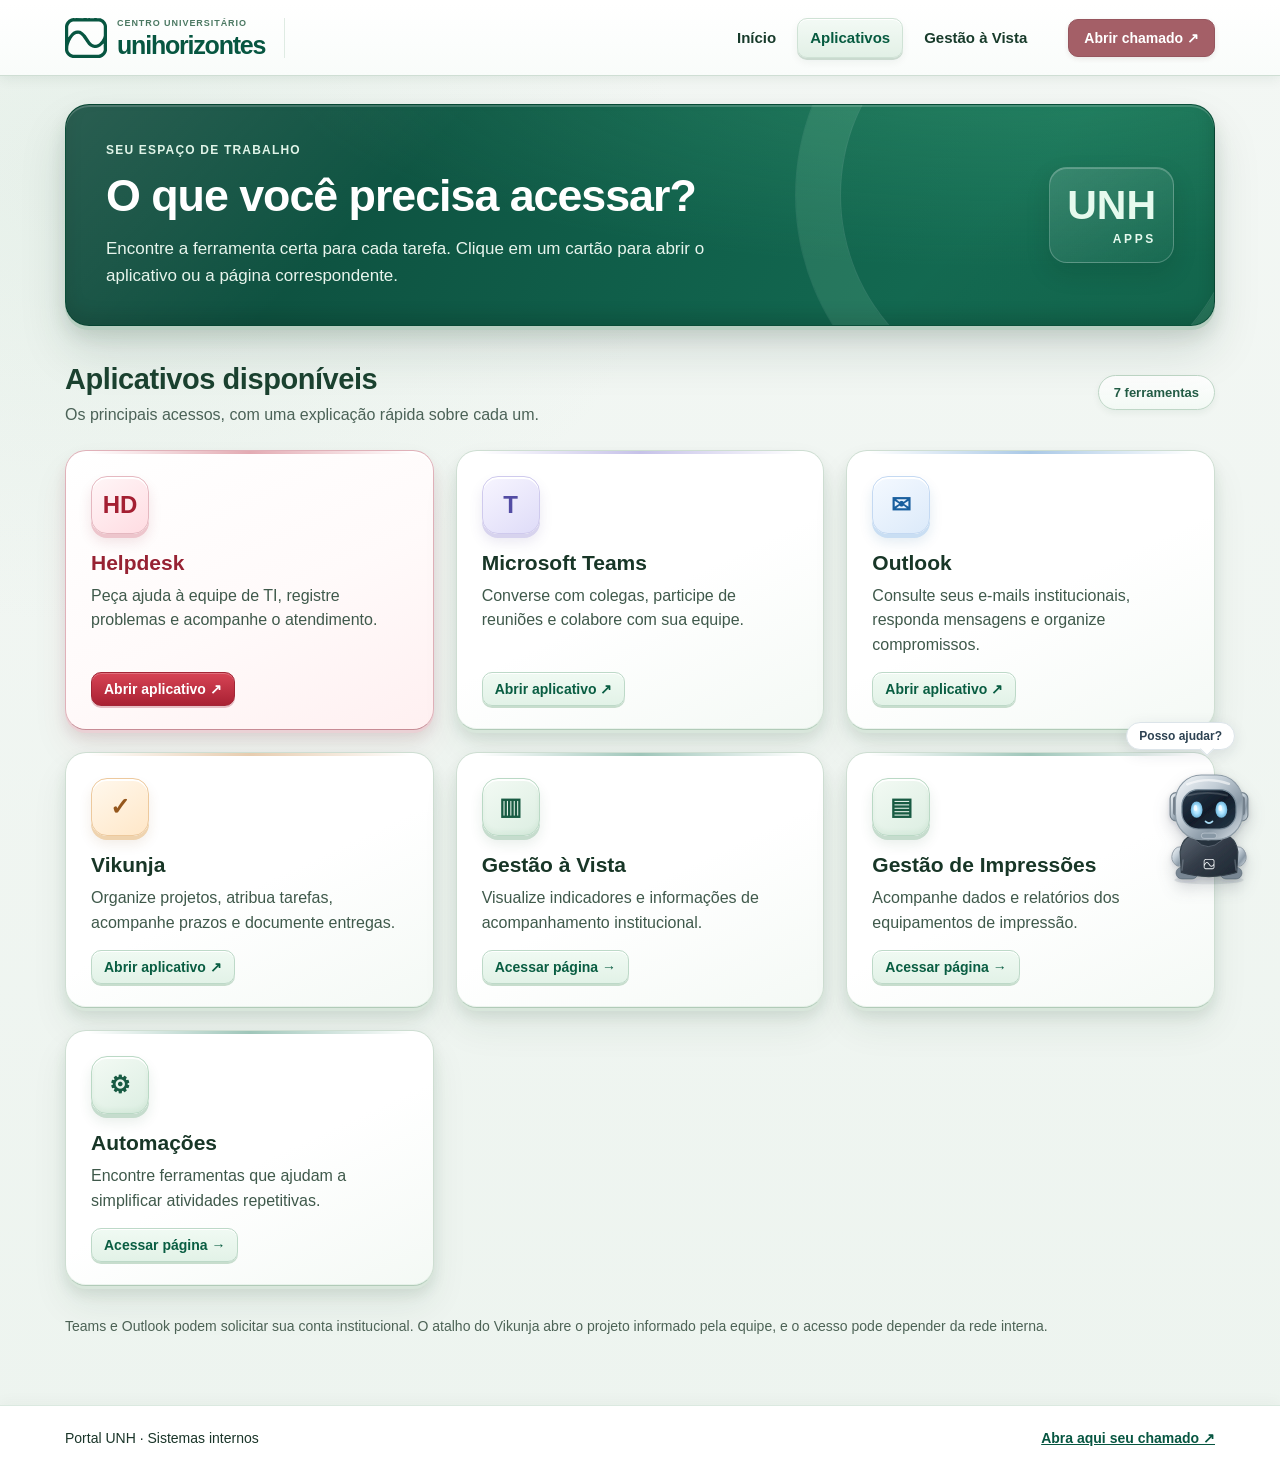
<file: src/main/resources/static/aplicativos.html>
<!doctype html><html lang="pt-BR"><head><meta charset="utf-8"><meta name="viewport" content="width=device-width,initial-scale=1"><title>Aplicativos | Portal UNH</title><link rel="icon" href="assets/portal-unh-favicon-v2.png"><link rel="stylesheet" href="css/unh-pages-v1.css?v=20261027"><link rel="stylesheet" href="css/unh-app-library-v2.css?v=20261029-helpdesk1"><link rel="stylesheet" href="css/nexo-assistente.css?v=20261027-ativo"><script src="js/nexo-agente.js?v=20261027-fallback1" defer></script><script src="js/nexo-assistente.js?v=20261027-fallback1" defer></script><link rel="stylesheet" href="css/unh-site-header.css?v=20261029-fosco1" /></head><body class="app-library"><header class="unh-site-header">
  <div class="unh-site-header-inner">
    <a class="unh-site-brand" href="index.html" aria-label="UniHorizontes — página inicial">
      <img src="assets/portal-unh-simbolo.svg" alt="" width="42" height="42" />
      <span class="unh-site-brand-copy">
        <span class="unh-site-brand-kicker">CENTRO UNIVERSITÁRIO</span>
        <strong class="unh-site-brand-name">unihorizontes</strong>
      </span>
    </a>
    <nav class="unh-site-nav" aria-label="Navegação principal">
      <a href="index.html">Início</a>
      <a href="aplicativos.html" aria-current="page">Aplicativos</a>
      <a href="gestao-a-vista.html">Gestão à Vista</a>
    </nav>
    <a class="unh-site-cta" href="https://helpdesk.unihorizontes.local/Helpdesk" target="_blank" rel="noopener noreferrer" aria-label="Abrir chamado no Helpdesk">Abrir chamado ↗</a>
  </div>
</header><main class="shell">
  <section class="app-intro" aria-labelledby="app-title">
    <div class="app-intro-text"><span class="app-eyebrow">SEU ESPAÇO DE TRABALHO</span><h1 id="app-title">O que você precisa acessar?</h1><p>Encontre a ferramenta certa para cada tarefa. Clique em um cartão para abrir o aplicativo ou a página correspondente.</p></div>
    <div class="app-intro-mark" aria-hidden="true">UNH<span>APPS</span></div>
  </section>
  <section class="app-section" aria-labelledby="app-list-title">
    <div class="app-section-head"><div><h2 id="app-list-title">Aplicativos disponíveis</h2><p>Os principais acessos, com uma explicação rápida sobre cada um.</p></div><span class="app-count">7 ferramentas</span></div>
    <div class="app-tiles">
        <a class="app-tile app-helpdesk" href="https://helpdesk.unihorizontes.local/Helpdesk" target="_blank" rel="noopener noreferrer">
          <span class="app-tile-icon" aria-hidden="true">HD</span>
          <span class="app-tile-text"><strong>Helpdesk</strong><span>Peça ajuda à equipe de TI, registre problemas e acompanhe o atendimento.</span></span>
          <span class="app-tile-action">Abrir aplicativo ↗</span>
        </a>
        <a class="app-tile app-teams" href="https://teams.microsoft.com/" target="_blank" rel="noopener noreferrer">
          <span class="app-tile-icon" aria-hidden="true">T</span>
          <span class="app-tile-text"><strong>Microsoft Teams</strong><span>Converse com colegas, participe de reuniões e colabore com sua equipe.</span></span>
          <span class="app-tile-action">Abrir aplicativo ↗</span>
        </a>
        <a class="app-tile app-outlook" href="https://outlook.office.com/mail/" target="_blank" rel="noopener noreferrer">
          <span class="app-tile-icon" aria-hidden="true">✉</span>
          <span class="app-tile-text"><strong>Outlook</strong><span>Consulte seus e-mails institucionais, responda mensagens e organize compromissos.</span></span>
          <span class="app-tile-action">Abrir aplicativo ↗</span>
        </a>
        <a class="app-tile app-vikunja" href="https://vikunja.unihorizontes.local/projects/3/12" target="_blank" rel="noopener noreferrer">
          <span class="app-tile-icon" aria-hidden="true">✓</span>
          <span class="app-tile-text"><strong>Vikunja</strong><span>Organize projetos, atribua tarefas, acompanhe prazos e documente entregas.</span></span>
          <span class="app-tile-action">Abrir aplicativo ↗</span>
        </a>
        <a class="app-tile app-gestao" href="gestao-a-vista.html" >
          <span class="app-tile-icon" aria-hidden="true">▥</span>
          <span class="app-tile-text"><strong>Gestão à Vista</strong><span>Visualize indicadores e informações de acompanhamento institucional.</span></span>
          <span class="app-tile-action">Acessar página →</span>
        </a>
        <a class="app-tile app-impressao" href="impressao.html" >
          <span class="app-tile-icon" aria-hidden="true">▤</span>
          <span class="app-tile-text"><strong>Gestão de Impressões</strong><span>Acompanhe dados e relatórios dos equipamentos de impressão.</span></span>
          <span class="app-tile-action">Acessar página →</span>
        </a>
        <a class="app-tile app-automacoes" href="automacoes.html" >
          <span class="app-tile-icon" aria-hidden="true">⚙</span>
          <span class="app-tile-text"><strong>Automações</strong><span>Encontre ferramentas que ajudam a simplificar atividades repetitivas.</span></span>
          <span class="app-tile-action">Acessar página →</span>
        </a>
    </div>
    <p class="app-footnote">Teams e Outlook podem solicitar sua conta institucional. O atalho do Vikunja abre o projeto informado pela equipe, e o acesso pode depender da rede interna.</p>
  </section>
</main><footer class="foot"><div class="shell"><span>Portal UNH · Sistemas internos</span><a href="https://helpdesk.unihorizontes.local/Helpdesk" target="_blank" rel="noopener noreferrer">Abra aqui seu chamado ↗</a></div></footer></body></html>
</file>
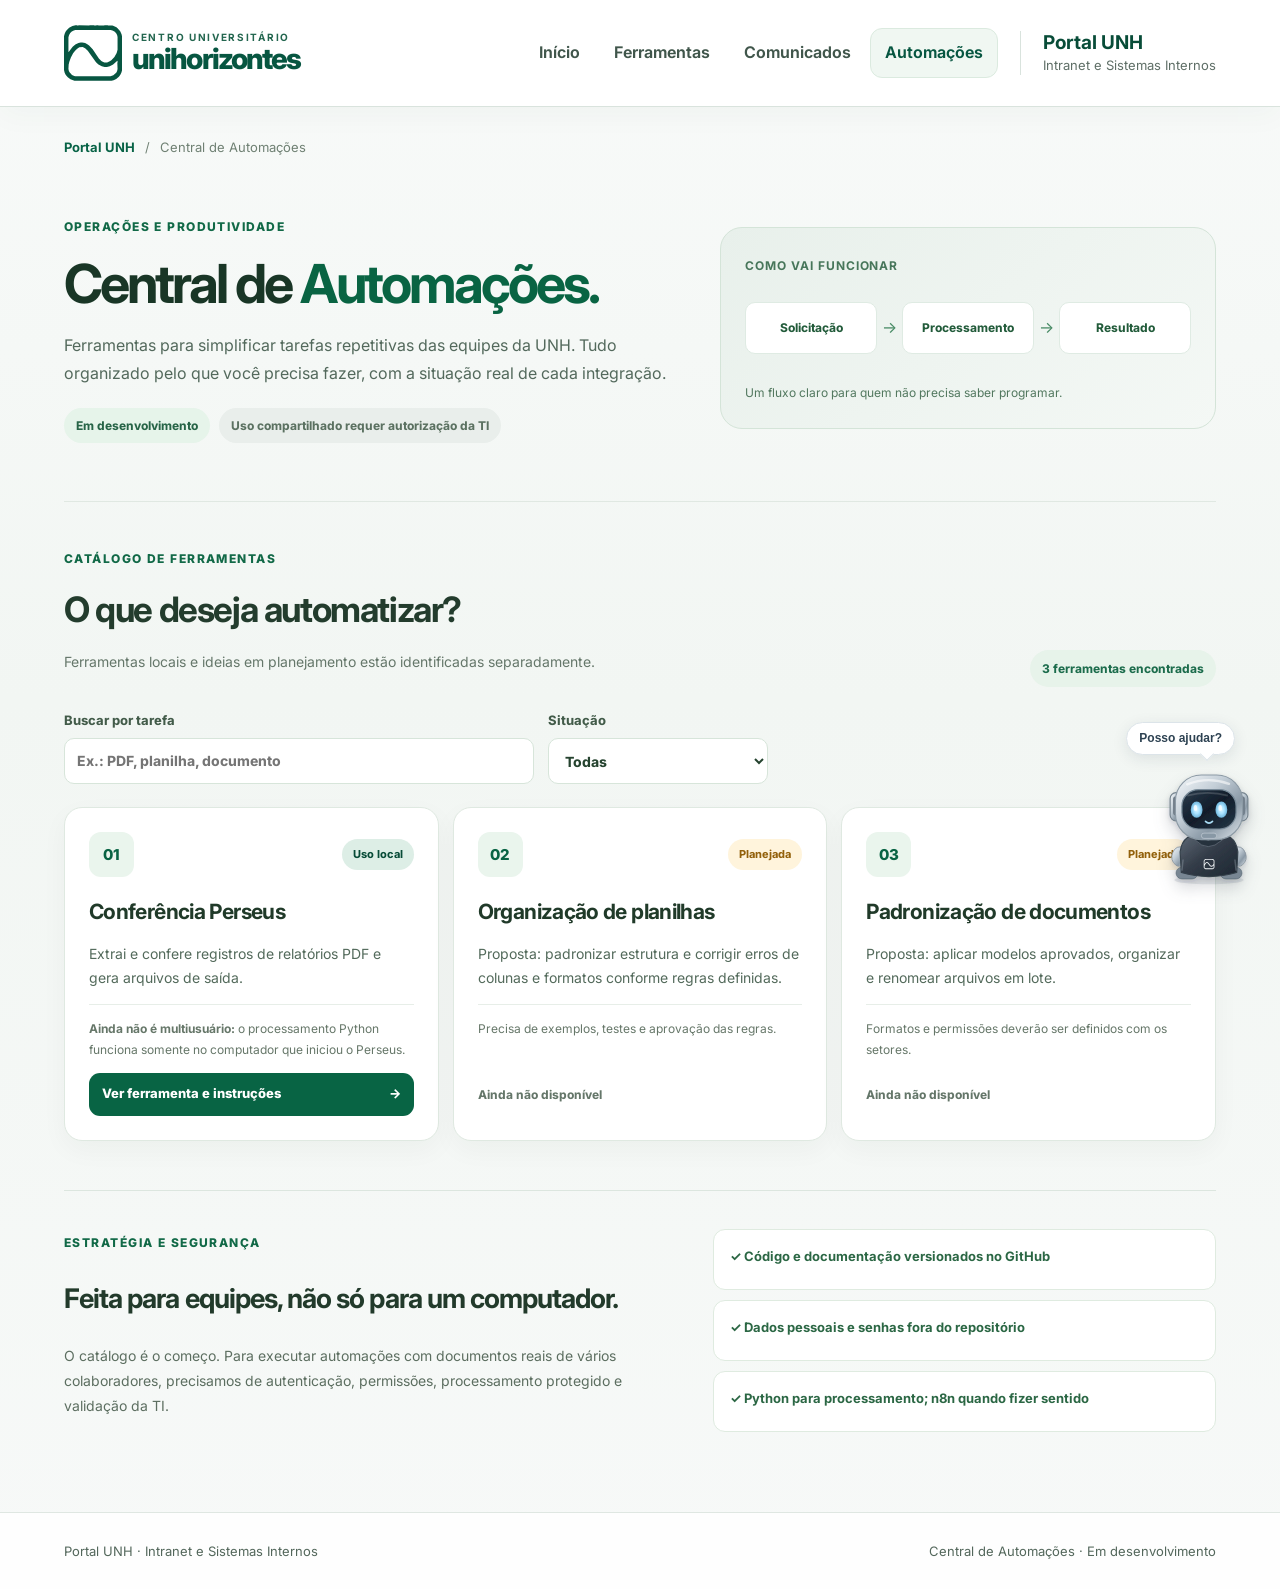
<file: src/main/resources/static/automacoes.html>
<!DOCTYPE html>
<html lang="pt-BR">
<head>
  <meta charset="UTF-8"/><meta name="viewport" content="width=device-width,initial-scale=1"/>
  <meta name="theme-color" content="#ffffff"/>
  <meta name="description" content="Central de Automações do Portal UNH: catálogo de ferramentas e fluxos para colaboradores."/>
  <title>Central de Automações | Portal UNH</title>
  <link rel="icon" type="image/png" href="assets/portal-unh-favicon-v2.png"/>
  <link rel="preconnect" href="https://fonts.googleapis.com"/>
  <link rel="preconnect" href="https://fonts.gstatic.com" crossorigin/>
  <link href="https://fonts.googleapis.com/css2?family=Inter:wght@400;500;600;700;800&display=swap" rel="stylesheet"/>
  <link rel="stylesheet" href="css/portal.css?v=20261015-2"/>
  <link rel="stylesheet" href="css/automacoes.css?v=20261015-2"/>
  <script src="js/portal.js?v=20261014-9" defer></script>
  <script src="js/automacoes.js?v=20261015-2" defer></script>
  <!-- Nexo: assistente de navegacao local; sem IA externa ou dados reais. -->
  <link rel="stylesheet" href="css/nexo-assistente.css?v=20261020-context-v1" />
  <link rel="stylesheet" href="css/portal-palette-v1.css?v=20261019-v1" />
  <script src="js/nexo-agente.js?v=20261027-fallback1" defer></script>
  <script src="js/nexo-assistente.js?v=20261027-fallback1" defer></script>
</head>
<body class="portal-body automation-body">
  <a class="portal-skip-link" href="#conteudo">Pular para o conteúdo</a>
  <header class="portal-header"><div class="portal-container portal-header-inner">
    <a class="portal-logo-link" href="index.html?v=20261015-2" aria-label="Voltar ao Portal UNH">
      <img class="portal-logo-symbol" src="assets/portal-unh-simbolo.svg?v=20261014-7" alt="" width="62" height="62"/>
      <span class="portal-logo-copy"><span class="portal-logo-kicker">CENTRO UNIVERSITÁRIO</span><span class="portal-logo-name">unihorizontes</span></span>
    </a>
    <button class="portal-menu-toggle" id="portalMenuButton" type="button" aria-controls="portalNav" aria-expanded="false" aria-label="Abrir menu de navegação">
      <svg aria-hidden="true" viewBox="0 0 24 24" fill="none" stroke="currentColor" stroke-width="1.8" stroke-linecap="round"><path d="M4 7h16M4 12h16M4 17h16"/></svg><span>Menu</span>
    </button>
    <nav class="portal-nav" id="portalNav" aria-label="Navegação principal">
      <a href="index.html?v=20261015-2">Início</a><a href="index.html?v=20261015-2#ferramentas">Ferramentas</a><a href="index.html?v=20261015-2#comunicados">Comunicados</a><a href="#conteudo" aria-current="page">Automações</a>
    </nav>
    <div class="portal-brand-context"><strong>Portal UNH</strong><span>Intranet e Sistemas Internos</span></div>
  </div></header>
  <main id="conteudo" class="portal-container automation-main">
    <nav class="automation-breadcrumb" aria-label="Localização"><a href="index.html?v=20261015-2">Portal UNH</a><span aria-hidden="true">/</span><span>Central de Automações</span></nav>
    <section class="automation-hero" aria-labelledby="automationTitle">
      <div>
        <span class="automation-eyebrow">Operações e produtividade</span>
        <h1 id="automationTitle">Central de <em>Automações.</em></h1>
        <p>Ferramentas para simplificar tarefas repetitivas das equipes da UNH. Tudo organizado pelo que você precisa fazer, com a situação real de cada integração.</p>
        <div class="automation-tags"><span>Em desenvolvimento</span><span>Uso compartilhado requer autorização da TI</span></div>
      </div>
      <aside class="automation-hero-visual" aria-label="Fluxo de uma automação"><strong>COMO VAI FUNCIONAR</strong>
        <div><span>Solicitação</span><span aria-hidden="true">→</span><span>Processamento</span><span aria-hidden="true">→</span><span>Resultado</span></div>
        <small>Um fluxo claro para quem não precisa saber programar.</small>
      </aside>
    </section>
    <section class="automation-section" aria-labelledby="automationListTitle">
      <div class="automation-section-heading">
        <div><span class="automation-eyebrow">Catálogo de ferramentas</span><h2 id="automationListTitle">O que deseja automatizar?</h2><p>Ferramentas locais e ideias em planejamento estão identificadas separadamente.</p></div>
        <span id="automationCount" class="automation-counter" role="status" aria-live="polite">3 ferramentas</span>
      </div>
      <div class="automation-controls">
        <label for="automationSearch">Buscar por tarefa <input id="automationSearch" type="search" autocomplete="off" placeholder="Ex.: PDF, planilha, documento"/></label>
        <label for="automationStatus">Situação <select id="automationStatus"><option value="todas">Todas</option><option value="local">Uso local</option><option value="planejada">Planejadas</option></select></label>
      </div>
      <div class="automation-grid" id="automationGrid">
        <article class="automation-card" data-status="local" data-search="perseus conferir relatorio pdf alunos fatura divergencias planilha excel extrair organizar">
          <div class="automation-card-top"><span>01</span><small class="automation-status-local">Uso local</small></div>
          <h3>Conferência Perseus</h3><p>Extrai e confere registros de relatórios PDF e gera arquivos de saída.</p>
          <p class="automation-card-note"><strong>Ainda não é multiusuário:</strong> o processamento Python funciona somente no computador que iniciou o Perseus.</p>
          <a href="gestao-documental.html?v=20261015-1">Ver ferramenta e instruções <span aria-hidden="true">→</span></a>
        </article>
        <article class="automation-card" data-status="planejada" data-search="planilhas excel xlsx csv consertar corrigir colunas acentos organizar formatacao">
          <div class="automation-card-top"><span>02</span><small class="automation-status-planned">Planejada</small></div>
          <h3>Organização de planilhas</h3><p>Proposta: padronizar estrutura e corrigir erros de colunas e formatos conforme regras definidas.</p>
          <p class="automation-card-note">Precisa de exemplos, testes e aprovação das regras.</p>
          <span class="automation-unavailable">Ainda não disponível</span>
        </article>
        <article class="automation-card" data-status="planejada" data-search="documentos pdf word docx renomear padronizar arquivo lote ementario matriz">
          <div class="automation-card-top"><span>03</span><small class="automation-status-planned">Planejada</small></div>
          <h3>Padronização de documentos</h3><p>Proposta: aplicar modelos aprovados, organizar e renomear arquivos em lote.</p>
          <p class="automation-card-note">Formatos e permissões deverão ser definidos com os setores.</p>
          <span class="automation-unavailable">Ainda não disponível</span>
        </article>
      </div>
      <p id="automationEmpty" class="automation-empty" role="status" hidden>Nenhuma ferramenta encontrada. Tente outra pesquisa.</p>
    </section>
    <section class="automation-governance" aria-labelledby="automationGovernanceTitle">
      <div><span class="automation-eyebrow">Estratégia e segurança</span><h2 id="automationGovernanceTitle">Feita para equipes, não só para um computador.</h2><p>O catálogo é o começo. Para executar automações com documentos reais de vários colaboradores, precisamos de autenticação, permissões, processamento protegido e validação da TI.</p></div>
      <div class="automation-principles"><span>✓ Código e documentação versionados no GitHub</span><span>✓ Dados pessoais e senhas fora do repositório</span><span>✓ Python para processamento; n8n quando fizer sentido</span></div>
    </section>
  </main>
  <footer class="portal-footer"><div class="portal-container portal-footer-inner"><span>Portal UNH · Intranet e Sistemas Internos</span><span>Central de Automações · Em desenvolvimento</span></div></footer>
</body>
</html>
</file>
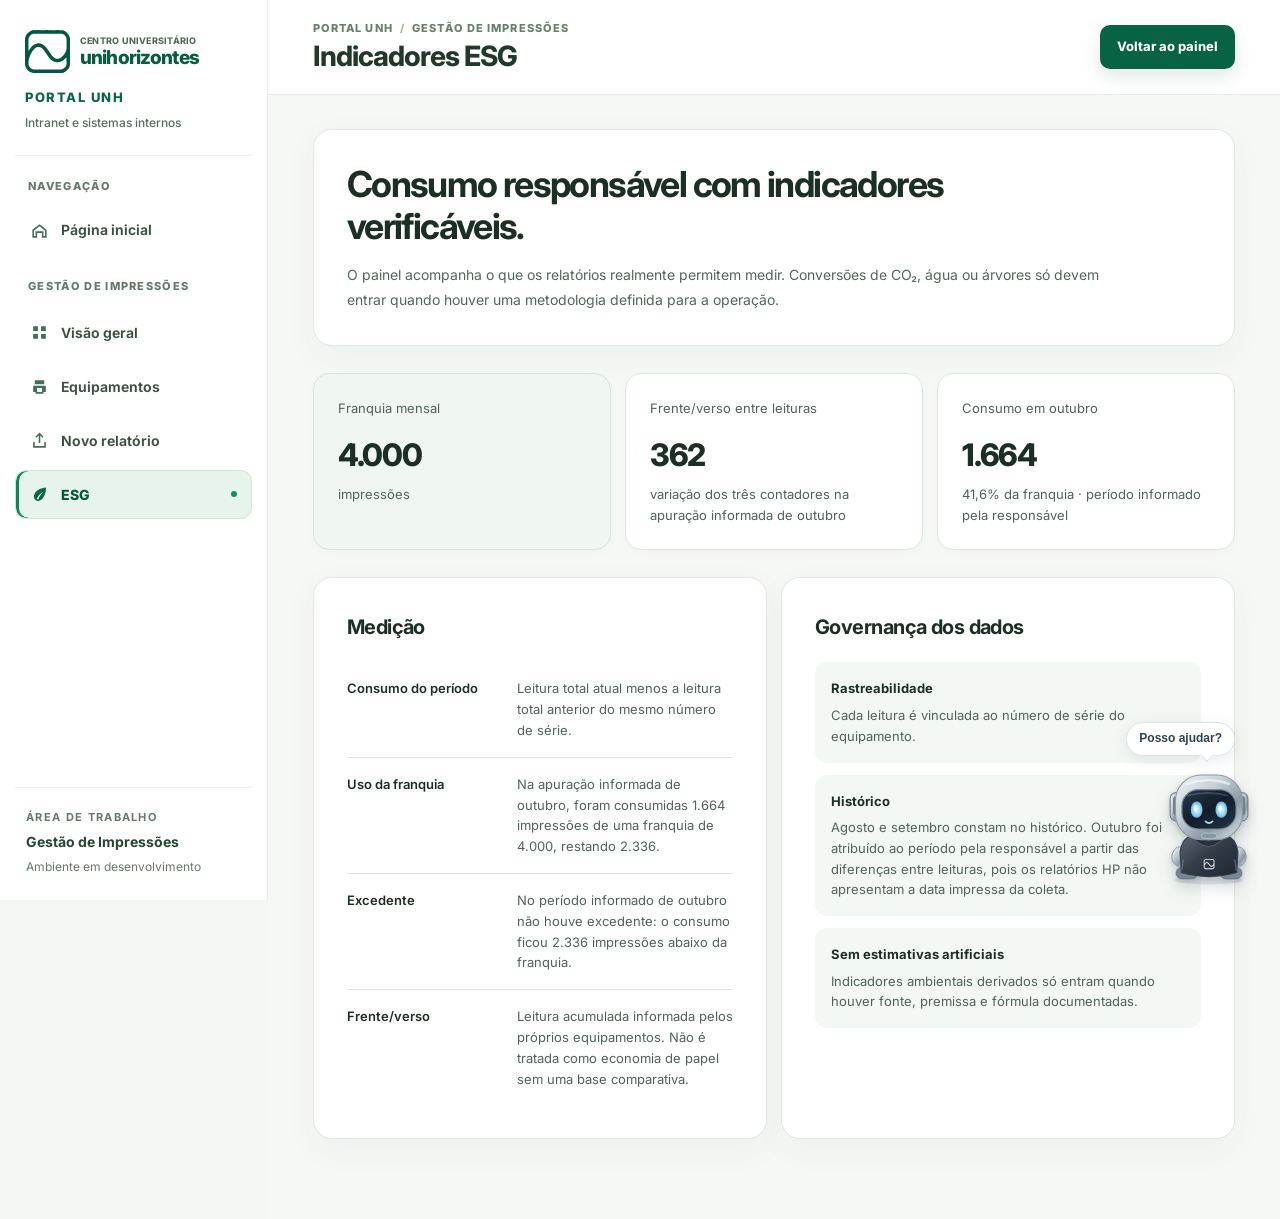
<file: src/main/resources/static/esg.html>
<!DOCTYPE html>
<html lang="pt-BR">
<head>
  <meta charset="UTF-8" />
  <meta name="viewport" content="width=device-width, initial-scale=1.0" />
  <meta name="description" content="Indicadores ESG e consumo responsável da gestão de impressões." />
    <link rel="icon" type="image/png" sizes="64x64" href="assets/portal-unh-favicon-v2.png?v=20261009-5" />
    <link rel="shortcut icon" type="image/png" href="assets/portal-unh-favicon-v2.png?v=20261009-5" />
<title>ESG | Gestão de Impressões</title>
  <link rel="preconnect" href="https://fonts.googleapis.com" />
  <link rel="preconnect" href="https://fonts.gstatic.com" crossorigin />
  <link href="https://fonts.googleapis.com/css2?family=Inter:wght@400;500;600;700&display=swap" rel="stylesheet" />
  <link rel="stylesheet" href="css/styles.css?v=20261014-1" />
  <link rel="stylesheet" href="css/leitura.css?v=20261014-7" />
  <link rel="stylesheet" href="css/painel-premium.css?v=20261014-10" />
      <!-- Nexo: assistente de navegacao local; sem IA externa ou dados reais. -->
  <link rel="stylesheet" href="css/nexo-assistente.css?v=20261020-context-v1" />
  <script src="js/nexo-agente.js?v=20261027-fallback1" defer></script>
  <script src="js/nexo-assistente.js?v=20261027-fallback1" defer></script>
</head>
<body>
  <div class="app-shell">
    <aside class="sidebar" id="sidebar">
      <a class="brand brand-link" href="index.html?v=20261014-9" aria-label="Voltar ao início do Portal UNH">
        <div class="brand-official-wrap">
          <span class="brand-identity">
            <img class="brand-identity-symbol" src="assets/portal-unh-simbolo.svg?v=20261014-7" alt="" width="48" height="46" />
            <span class="brand-identity-copy">
              <span class="brand-identity-kicker">CENTRO UNIVERSITÁRIO</span>
              <span class="brand-identity-name">unihorizontes</span>
            </span>
          </span>
          <strong>PORTAL UNH</strong>
          <span class="sidebar-brand-subtitle">Intranet e sistemas internos</span>
        </div>
      </a>
      <div class="sidebar-group-title" aria-hidden="true">Navegação</div>

      <nav class="nav" aria-label="Navegação principal">
        <a class="nav-item central-link" href="index.html?v=20261014-9">
          <svg viewBox="0 0 24 24" aria-hidden="true"><path d="M3 11.2 12 4l9 7.2V21h-6v-6H9v6H3v-9.8Zm2 1V19h2v-6h10v6h2v-6.8L12 6.6 5 12.2Z"/></svg>
          <span>Página inicial</span>
        </a>
        <div class="sidebar-nav-group" aria-hidden="true">Gestão de Impressões</div>
        <a class="nav-item" href="impressao.html?v=20261014-10#overview">
          <svg viewBox="0 0 24 24" aria-hidden="true"><path d="M4 4h6v6H4V4Zm10 0h6v6h-6V4ZM4 14h6v6H4v-6Zm10 0h6v6h-6v-6Z"/></svg>
          <span>Visão geral</span>
        </a>
        <a class="nav-item" href="impressao.html?v=20261014-10#equipment">
          <svg viewBox="0 0 24 24" aria-hidden="true"><path d="M6 4h12v5H6V4Zm-2 7h16v8h-3v2H7v-2H4v-8Zm5 8h6v-5H9v5Z"/></svg>
          <span>Equipamentos</span>
        </a>
        <a class="nav-item" href="impressao.html?v=20261014-10#upload">
          <svg viewBox="0 0 24 24" aria-hidden="true"><path d="M11 5.8 8.2 8.6 6.8 7.2 12 2l5.2 5.2-1.4 1.4L13 5.8V15h-2V5.8ZM4 14h2v5h12v-5h2v7H4v-7Z"/></svg>
          <span>Novo relatório</span>
        </a>
        <a class="nav-item active" href="esg.html">
          <svg viewBox="0 0 24 24" aria-hidden="true"><path d="M20.2 3.3C13.4 4 8.2 6.8 5.8 11.1c-1.8 3.2-.8 6.5 1.4 8.1 2.3 1.6 5.9 1.1 8.4-1.7 3.1-3.4 4.6-8 4.6-14.2ZM8.4 17.6c1.9-4 4.9-7 8.8-9.3-3.2 2.9-5.5 6.1-6.8 9.9-.7 0-1.4-.2-2-.6Z"/></svg>
          <span>ESG</span>
        </a>
      </nav>
      <div class="sidebar-footer">
        <span class="sidebar-footer-label">Área de trabalho</span>
        <strong>Gestão de Impressões</strong>
        <small>Ambiente em desenvolvimento</small>
      </div>
    </aside>
    <button class="sidebar-scrim" type="button" id="sidebarScrim" aria-label="Fechar menu lateral" hidden></button>

    <main class="main">
      <header class="topbar">
        <button type="button" class="menu-button" id="menuButton" aria-label="Abrir navegação" aria-controls="sidebar" aria-expanded="false">☰</button>
        <div class="topbar-context">
          <span class="topbar-kicker">Portal UNH <span aria-hidden="true">/</span> Gestão de Impressões</span>
          <h1>Indicadores ESG</h1>
        </div>
        <a class="primary-button link-button" href="impressao.html?v=20261103-outubro1">Voltar ao painel</a>
      </header>

      <div class="content esg-page-content">
        <section class="esg-hero">
          <h2>Consumo responsável com indicadores verificáveis.</h2>
          <p>O painel acompanha o que os relatórios realmente permitem medir. Conversões de CO₂, água ou árvores só devem entrar quando houver uma metodologia definida para a operação.</p>
        </section>

        <section class="esg-metrics" aria-label="Indicadores ESG">
          <article class="esg-metric accent">
            <span>Franquia mensal</span>
            <strong>4.000</strong>
            <small>impressões</small>
          </article>
          <article class="esg-metric">
            <span>Frente/verso entre leituras</span>
            <strong>362</strong>
            <small>variação dos três contadores na apuração informada de outubro</small>
          </article>
          <article class="esg-metric">
            <span>Consumo em outubro</span>
            <strong>1.664</strong>
            <small>41,6% da franquia · período informado pela responsável</small>
          </article>
        </section>

        <section class="method-grid">
          <article class="panel">
            <div class="panel-heading"><h3>Medição</h3></div>
            <div class="method-list">
              <div class="method-row">
                <strong>Consumo do período</strong>
                <p>Leitura total atual menos a leitura total anterior do mesmo número de série.</p>
              </div>
              <div class="method-row">
                <strong>Uso da franquia</strong>
                <p>Na apuração informada de outubro, foram consumidas 1.664 impressões de uma franquia de 4.000, restando 2.336.</p>
              </div>
              <div class="method-row">
                <strong>Excedente</strong>
                <p>No período informado de outubro não houve excedente: o consumo ficou 2.336 impressões abaixo da franquia.</p>
              </div>
              <div class="method-row">
                <strong>Frente/verso</strong>
                <p>Leitura acumulada informada pelos próprios equipamentos. Não é tratada como economia de papel sem uma base comparativa.</p>
              </div>
            </div>
          </article>

          <article class="panel">
            <div class="panel-heading"><h3>Governança dos dados</h3></div>
            <div class="governance-list">
              <div class="governance-item">
                <strong>Rastreabilidade</strong>
                <p>Cada leitura é vinculada ao número de série do equipamento.</p>
              </div>
              <div class="governance-item">
                <strong>Histórico</strong>
                <p>Agosto e setembro constam no histórico. Outubro foi atribuído ao período pela responsável a partir das diferenças entre leituras, pois os relatórios HP não apresentam a data impressa da coleta.</p>
              </div>
              <div class="governance-item">
                <strong>Sem estimativas artificiais</strong>
                <p>Indicadores ambientais derivados só entram quando houver fonte, premissa e fórmula documentadas.</p>
              </div>
            </div>
          </article>
        </section>
      </div>
    </main>
  </div>

  <script src="js/sidebar.js?v=20261014-3" defer></script>
</body>
</html>
</file>
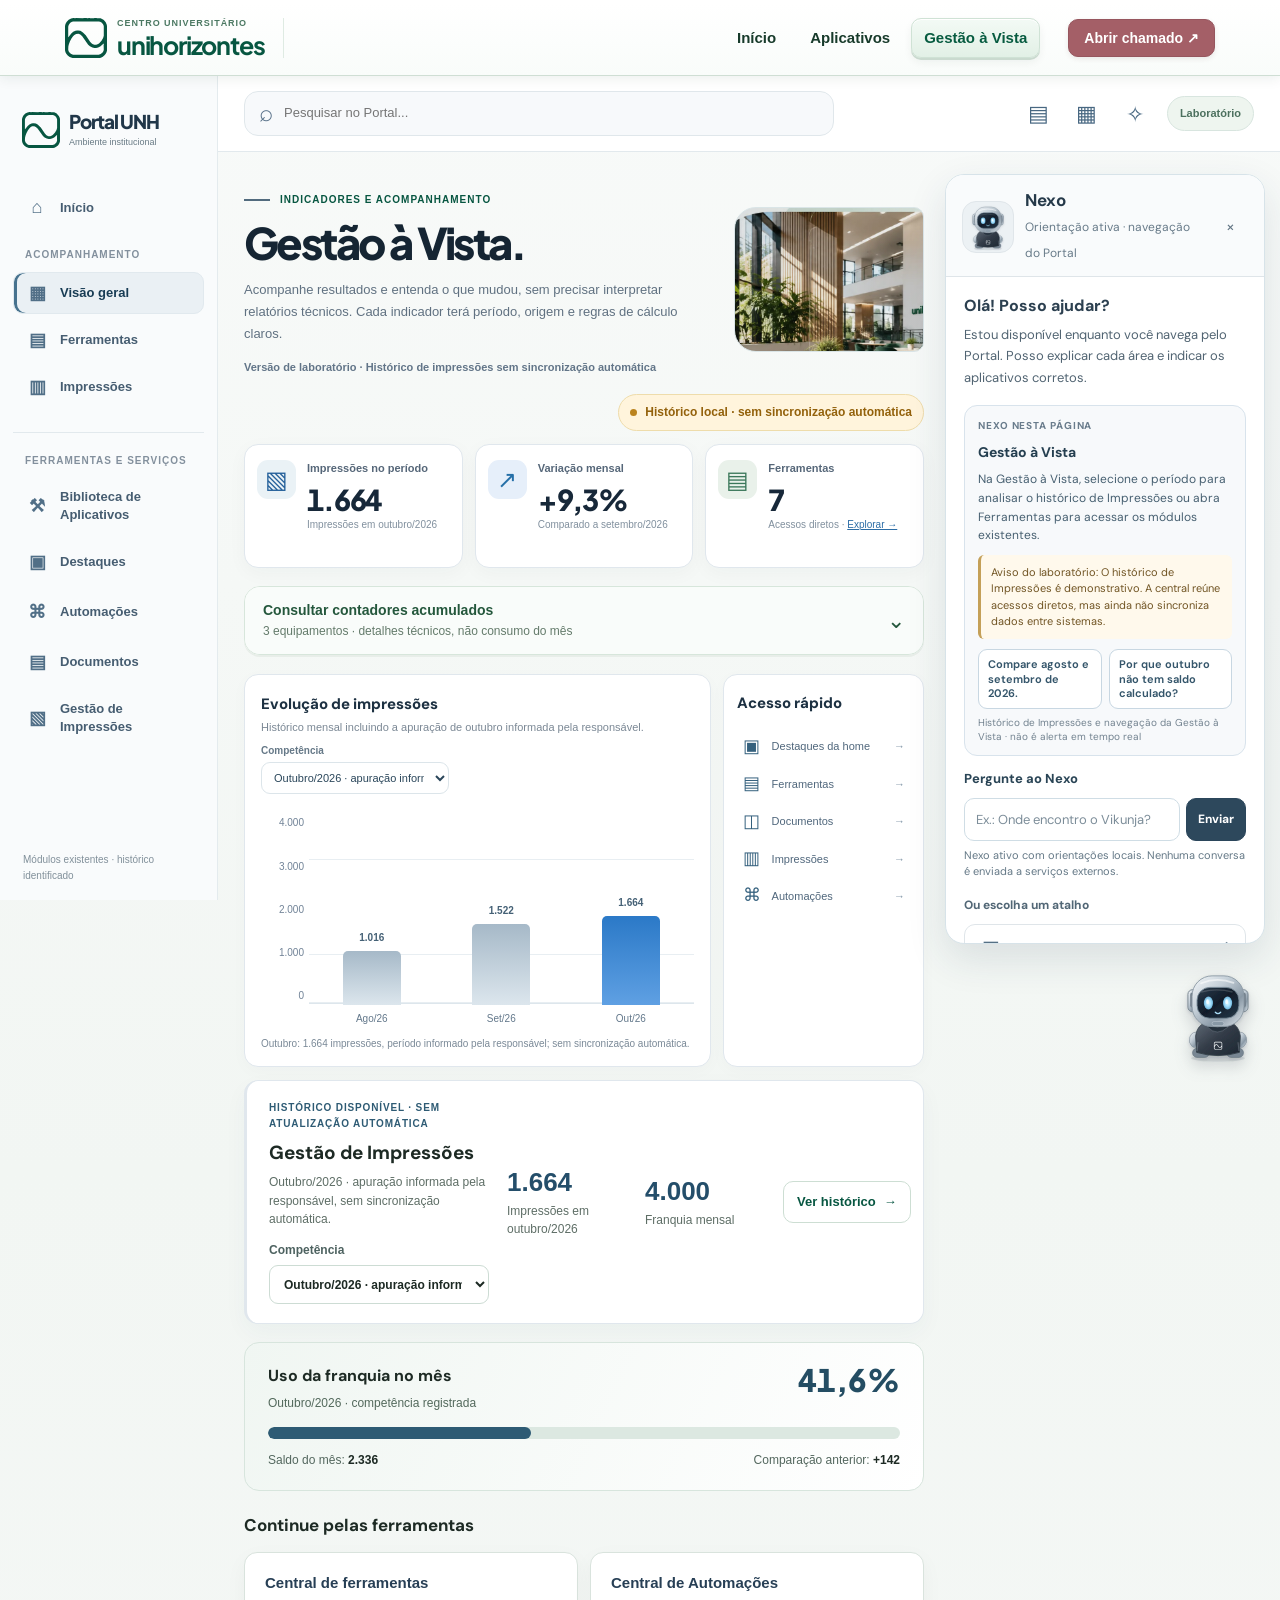
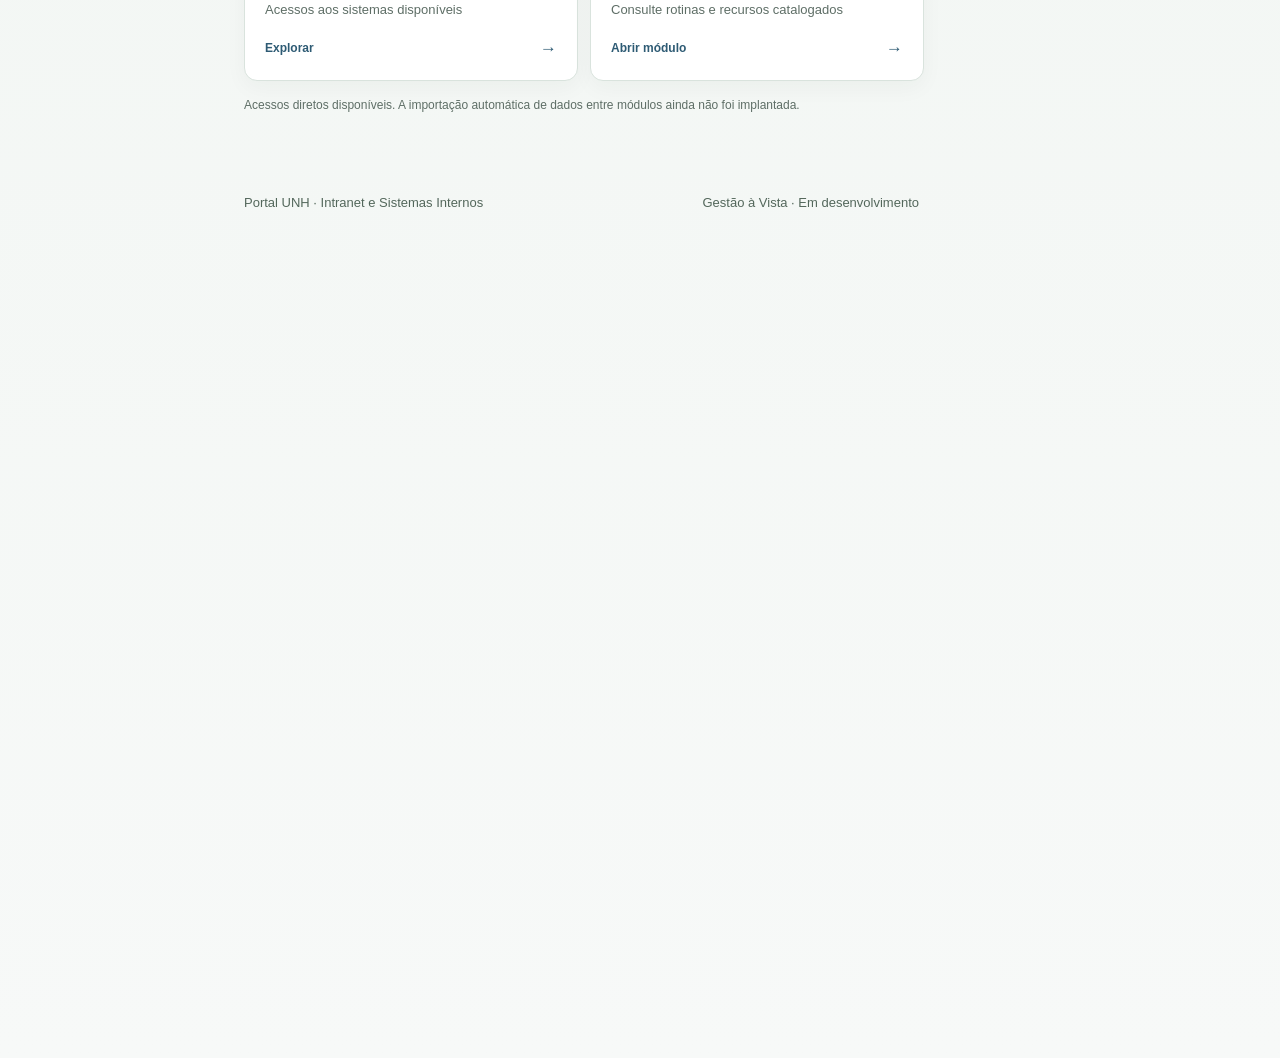
<file: src/main/resources/static/gestao-a-vista.html>
<!DOCTYPE html>
<html lang="pt-BR">
<head>
  <meta charset="utf-8" />
  <meta name="viewport" content="width=device-width, initial-scale=1" />
  <meta name="theme-color" content="#ffffff" />
  <meta name="description" content="Gestão à Vista do Portal UNH: indicadores operacionais e comparações por período." />
  <title>Gestão à Vista | Portal UNH</title>
  <link rel="icon" type="image/png" href="assets/portal-unh-favicon-v2.png" />
  <link rel="preconnect" href="https://fonts.googleapis.com" />
  <link rel="preconnect" href="https://fonts.gstatic.com" crossorigin />
  <link href="https://fonts.googleapis.com/css2?family=DM+Sans:wght@400;500;600;700&family=Plus+Jakarta+Sans:wght@500;600;700;800&display=swap" rel="stylesheet" />
  <link rel="stylesheet" href="css/portal.css?v=20261015-v2" />
  <link rel="stylesheet" href="css/gestao-vista.css?v=20261103-mensal2" />
  <script src="js/portal.js?v=20261014-8" defer></script>
  <script src="js/gestao-vista.js?v=20261103-outubro1" defer></script>
  <!-- Nexo: assistente de navegacao local; sem IA externa ou dados reais. -->
  <link rel="stylesheet" href="css/nexo-assistente.css?v=20261020-context-v1" />
  <link rel="stylesheet" href="css/portal-palette-v1.css?v=20261019-v1" />
  <link rel="stylesheet" href="css/portal-editorial-v1.css?v=20261019-v1" />
  <link rel="stylesheet" href="css/gestao-funcional.css?v=20261019-v1" />
  <link rel="stylesheet" href="css/gestao-dashboard-ref-v1.css?v=20261029-header2" />
  <script src="js/nexo-agente.js?v=20261103-gestao1" defer></script>
  <script src="js/nexo-assistente.js?v=20261027-fallback1" defer></script>
  <script src="js/gestao-dashboard-ref-v1.js?v=20261103-ferramentas1" defer></script>
  <link rel="stylesheet" href="css/unh-site-header.css?v=20261029-fosco1" />
</head>
<body class="portal-body gv-body gv-ref-body">
  <a class="portal-skip-link" href="#conteudo">Pular para o conteúdo</a>
  <header class="unh-site-header" aria-label="Cabeçalho do Portal UNH">
    <div class="unh-site-header-inner">
      <a class="unh-site-brand" href="index.html" aria-label="UniHorizontes — página inicial">
      <img src="assets/portal-unh-simbolo.svg" alt="" width="42" height="42" />
      <span class="unh-site-brand-copy">
        <span class="unh-site-brand-kicker">CENTRO UNIVERSITÁRIO</span>
        <strong class="unh-site-brand-name">unihorizontes</strong>
      </span>
    </a>
      <nav class="unh-site-nav" aria-label="Navegação principal">
        <a href="index.html">Início</a>
        <a href="aplicativos.html">Aplicativos</a>
        <a href="gestao-a-vista.html" aria-current="page">Gestão à Vista</a>
      </nav>
    <a class="unh-site-cta" href="https://helpdesk.unihorizontes.local/Helpdesk" target="_blank" rel="noopener noreferrer" aria-label="Abrir chamado no Helpdesk">Abrir chamado ↗</a>
    </div>
  </header>
  <aside class="gv-workspace-sidebar gv-ref-sidebar" id="gvRefSidebar" aria-label="Navegação do Portal UNH">
    <a class="gv-ref-brand" href="index.html" aria-label="Página inicial do Portal UNH">
      <img src="assets/portal-unh-simbolo.svg?v=20261014-7" alt="" width="38" height="38"/>
      <span><strong>Portal UNH</strong><small>Ambiente institucional</small></span>
    </a>
    <nav class="gv-ref-global-nav" aria-label="Áreas do Portal">
      <a href="index.html"><span aria-hidden="true">⌂</span> Início</a>
    </nav>
    <p class="gv-ref-side-label">ACOMPANHAMENTO</p>
    <nav class="gv-workspace-menu" aria-label="Navegação da Gestão à Vista">
      <a href="#gv-visao-geral" data-gv-nav="gv-visao-geral" aria-current="location" class="gv-workspace-menu-current"><span aria-hidden="true">▦</span> Visão geral</a>
      <a href="#gv-ferramentas" data-gv-nav="gv-ferramentas"><span aria-hidden="true">▤</span> Ferramentas</a>
      <a href="#impressoes" data-gv-nav="impressoes"><span aria-hidden="true">▥</span> Impressões</a>
    </nav>
    <p class="gv-ref-side-label gv-ref-side-label-secondary">FERRAMENTAS E SERVIÇOS</p>
    <nav class="gv-ref-global-nav" aria-label="Ferramentas e serviços">
      <a href="aplicativos.html"><span aria-hidden="true">⚒</span> Biblioteca de Aplicativos</a>
      <a href="index.html#destaques"><span aria-hidden="true">▣</span> Destaques</a>
      <a href="automacoes.html"><span aria-hidden="true">⌘</span> Automações</a>
      <a href="gestao-documental.html"><span aria-hidden="true">▤</span> Documentos</a>
      <a href="impressao.html"><span aria-hidden="true">▧</span> Gestão de Impressões</a>
    </nav>
    <p class="gv-ref-side-footer">Módulos existentes · histórico identificado</p>
  </aside>
  <header class="gv-ref-topbar">
    <button class="gv-ref-menu-toggle" id="gvRefMenuToggle" type="button" aria-expanded="false" aria-controls="gvRefSidebar" aria-label="Abrir menu lateral">☰</button>
    <a class="gv-ref-topbrand" href="index.html" aria-label="Voltar ao Portal UNH"><img src="assets/portal-unh-simbolo.svg?v=20261014-7" alt="" width="28" height="28" /> Portal UNH</a>
    <div class="gv-ref-search">
      <label class="gv-ref-search-field" for="gvRefSearch"><span aria-hidden="true">⌕</span><span class="portal-visually-hidden">Buscar áreas do Portal</span>
        <input id="gvRefSearch" type="search" autocomplete="off" placeholder="Pesquisar no Portal..." aria-controls="gvRefSearchResults" aria-expanded="false" />
      </label>
      <div class="gv-ref-search-results" id="gvRefSearchResults" hidden aria-live="polite"></div>
    </div>
    <div class="gv-ref-top-actions">
      <a href="index.html#destaques" title="Ver destaques" aria-label="Ver destaques da home">▤</a>
      <a href="aplicativos.html" title="Aplicativos" aria-label="Abrir biblioteca de aplicativos">▦</a>
      <button type="button" id="gvRefHelp" title="Abrir Nexo" aria-label="Abrir o assistente Nexo">✧</button>
      <span class="gv-ref-environment">Laboratório</span>
    </div>
  </header>

  <main id="conteudo" class="gv-page portal-container">
    <nav class="gv-breadcrumb" aria-label="Localização">
      <a href="index.html?v=20261014-8">Portal UNH</a><span aria-hidden="true">/</span><span aria-current="page">Gestão à Vista</span>
    </nav>

    <section class="gv-intro" aria-labelledby="gvTitle">
      <div class="gv-intro-copy">
        <span class="gv-eyebrow"><span class="gv-dash"></span> Indicadores e acompanhamento</span>
        <h1 id="gvTitle">Gestão <em>à Vista.</em></h1>
        <p>Acompanhe resultados e entenda o que mudou, sem precisar interpretar relatórios técnicos. Cada indicador terá período, origem e regras de cálculo claros.</p>
        <p class="gv-intro-caption">Versão de laboratório · Histórico de impressões sem sincronização automática</p>
      </div>
      <div class="gv-intro-art gv-intro-photo" aria-hidden="true"></div>
    </section>

    <!-- Painel de acompanhamento: historico de impressoes e acessos diretos a ferramentas existentes. -->
    <div class="gv-workspace" id="gv-painel">

      <div class="gv-workspace-main">
        <section id="gv-visao-geral" data-gv-view aria-labelledby="gvWorkspaceTitle">
          <div class="gv-workspace-titlebar">
            <div>
              <span class="gv-workspace-kicker">Visão da operação · histórico demonstrativo</span>
              <h2 id="gvWorkspaceTitle">Visão geral</h2>
              <p>Consulte o histórico de Impressões e acesse módulos já existentes, sem confundir dados demonstrativos com informações em tempo real.</p>
            </div>
            <span class="gv-workspace-status" id="gvConnectorStatus" role="status" aria-live="polite"><span aria-hidden="true"></span><span id="gvConnectorText">Histórico local · sem sincronização automática</span></span>
          </div>

          <section class="gv-ref-summary" aria-label="Resumo da competência selecionada">
            <article class="gv-ref-stat">
              <span class="gv-ref-stat-icon" aria-hidden="true">▧</span>
              <div><span>Impressões no período</span><strong id="gvRefConsumed">1.664</strong><small id="gvRefConsumedMonth">Outubro/2026 · período informado</small></div>
            </article>
            <article class="gv-ref-stat">
              <span class="gv-ref-stat-icon gv-ref-stat-icon-blue" aria-hidden="true">↗</span>
              <div><span>Variação mensal</span><strong id="gvRefVariation">+9,3%</strong><small id="gvRefVariationNote">Comparado a setembro/2026</small></div>
            </article>
            <article class="gv-ref-stat">
              <span class="gv-ref-stat-icon gv-ref-stat-icon-sage" aria-hidden="true">▤</span>
              <div><span>Ferramentas</span><strong>7</strong><small>Acessos diretos · <a href="#gv-ferramentas">Explorar →</a></small></div>
            </article>
          </section>
          <details class="gv-latest-readings" id="gv-contadores-acumulados">
            <summary class="gv-latest-summary">
              <span><strong>Consultar contadores acumulados</strong><small>3 equipamentos · detalhes técnicos, não consumo do mês</small></span>
              <span aria-hidden="true" class="gv-latest-chevron">⌄</span>
            </summary>
            <div class="gv-latest-body">
            <div class="gv-latest-head">
              <div><span class="gv-workspace-kicker">Relatórios recebidos em 03/11/2026</span>
                <h3 id="gvLatestReportsTitle">Novas leituras de impressoras</h3>
                <p>Contadores de vida útil. As diferenças entre leituras foram incluídas na apuração de outubro conforme período informado pela responsável; as folhas HP não trazem data de coleta.</p>
              </div>
              <a href="impressao.html#equipment">Conferir equipamento por série <span aria-hidden="true">↗</span></a>
            </div>
            <div class="gv-latest-grid">
              <article class="gv-latest-card">
                <span>Graduação + RH <small>BRBST2P00K</small></span>
                <strong>28.201</strong>
                <small>Anterior: 27.582 · diferença: <b>+619</b></small>
              </article>
              <article class="gv-latest-card">
                <span>Reserva Graduação + RH <small>BRBST160GT</small></span>
                <strong>17.486</strong>
                <small>Anterior: 17.468 · diferença: <b>+18</b></small>
              </article>
              <article class="gv-latest-card">
                <span>Secretaria do Mestrado <small>BRBSV730KB</small></span>
                <strong>1.083</strong>
                <small>Anterior: 56 · diferença: <b>+1.027</b></small>
              </article>
            </div>
            <p class="gv-latest-source">Fonte: relatórios HP recebidos em 03/11/2026, sem data impressa de coleta; competência de outubro indicada pela responsável. Dados não sincronizados.</p>
            </div>
          </details>
          <div class="gv-ref-analysis-grid">
            <section class="gv-ref-history-chart" aria-labelledby="gvRefChartTitle">
              <div class="gv-ref-chart-head"><div><h3 id="gvRefChartTitle">Evolução de impressões</h3><p>Histórico mensal incluindo a apuração de outubro informada pela responsável.</p></div>
              <label for="gvRefPeriod">Competência
                <select id="gvRefPeriod" aria-label="Competência do resumo e gráfico">
                  <option value="2026-09">Setembro/2026</option>
                  <option value="2026-08">Agosto/2026</option>
                  <option value="2026-10" selected>Outubro/2026 · apuração informada</option>
                </select>
              </label></div>
              <div class="gv-ref-chart-body" role="group" aria-label="Histórico de impressão por mês; escala até 4.000 impressões">
                <div class="gv-ref-chart-axis" aria-hidden="true"><span>4.000</span><span>3.000</span><span>2.000</span><span>1.000</span><span>0</span></div>
                <div class="gv-ref-chart-plot">
                  <div class="gv-ref-chart-guide" aria-hidden="true"></div>
                  <button type="button" class="gv-ref-chart-bar" data-gv-period-target="2026-08" aria-label="Agosto de 2026: 1.016 impressões; selecionar competência" aria-pressed="false">
                    <span class="gv-ref-chart-value">1.016</span><span class="gv-ref-chart-column" style="--gv-chart-height:25.4%"></span><span class="gv-ref-chart-label">Ago/26</span>
                  </button>
                  <button type="button" class="gv-ref-chart-bar" data-gv-period-target="2026-09" aria-label="Setembro de 2026: 1.522 impressões; selecionar competência" aria-pressed="false">
                    <span class="gv-ref-chart-value">1.522</span><span class="gv-ref-chart-column" style="--gv-chart-height:38.05%"></span><span class="gv-ref-chart-label">Set/26</span>
                  </button>
                  <button type="button" class="gv-ref-chart-bar gv-ref-chart-selected" data-gv-period-target="2026-10" aria-label="Outubro de 2026: 1.664 impressões conforme período informado; selecionar competência" aria-pressed="true">
                    <span class="gv-ref-chart-value">1.664</span><span class="gv-ref-chart-column" style="--gv-chart-height:41.6%"></span><span class="gv-ref-chart-label">Out/26</span>
                  </button>
                </div>
              </div>
              <p class="gv-ref-chart-note">Outubro: 1.664 impressões, período informado pela responsável; sem sincronização automática.</p>
            </section>
            <nav class="gv-ref-shortcuts" aria-label="Acesso rápido">
              <h3>Acesso rápido</h3>
              <a href="index.html#destaques"><span aria-hidden="true">▣</span>Destaques da home <span aria-hidden="true">→</span></a>
              <a href="#gv-ferramentas"><span aria-hidden="true">▤</span>Ferramentas <span aria-hidden="true">→</span></a>
              <a href="gestao-documental.html"><span aria-hidden="true">◫</span>Documentos <span aria-hidden="true">→</span></a>
              <a href="#impressoes"><span aria-hidden="true">▥</span>Impressões <span aria-hidden="true">→</span></a>
              <a href="automacoes.html"><span aria-hidden="true">⌘</span>Automações <span aria-hidden="true">→</span></a>
            </nav>
          </div>
          <section class="gv-history-snapshot" aria-labelledby="gvHistorySnapshotTitle">
            <div class="gv-history-snapshot-copy">
              <span class="gv-workspace-kicker">Histórico disponível · sem atualização automática</span>
              <h3 id="gvHistorySnapshotTitle">Gestão de Impressões</h3>
              <p id="gvOverviewDataNote" role="status" aria-live="polite">Outubro/2026 · apuração informada, sem sincronização automática.</p>
              <label class="gv-snapshot-period" for="gvOverviewPeriod">
                Competência
                <select id="gvOverviewPeriod" aria-controls="gvOverviewConsumed gvOverviewConsumedNote">
                  <option value="2026-09">Setembro/2026</option>
                  <option value="2026-08">Agosto/2026</option>
                  <option value="2026-10" selected>Outubro/2026 · apuração informada</option>
                </select>
              </label>
            </div>
            <div class="gv-history-snapshot-metric">
              <strong id="gvOverviewConsumed">1.664</strong>
              <span id="gvOverviewConsumedNote">Impressões em outubro/2026</span>
            </div>
            <div class="gv-history-snapshot-metric">
              <strong>4.000</strong>
              <span>Franquia mensal</span>
            </div>
            <a class="gv-history-snapshot-link" href="#impressoes">Ver histórico <span aria-hidden="true">→</span></a>
          </section>
          <section class="gv-performance" aria-labelledby="gvPerformanceTitle">
            <div class="gv-performance-top">
              <div><h3 id="gvPerformanceTitle">Uso da franquia no mês</h3><p id="gvOverviewUsageNote">Outubro/2026 · apuração informada</p></div>
              <strong id="gvOverviewUsage">41,6%</strong>
            </div>
            <div class="gv-performance-track" role="progressbar" id="gvOverviewUsageTrack"
                 aria-label="Porcentagem consumida da franquia mensal" aria-valuemin="0" aria-valuemax="100"
                 aria-valuenow="41.6" aria-valuetext="41,6% da franquia mensal">
              <span id="gvOverviewUsageFill" style="width:41.6%"></span>
            </div>
            <div class="gv-performance-bottom">
              <span>Saldo do mês: <strong id="gvOverviewRemaining">2.336</strong></span>
              <span>Comparação anterior: <strong id="gvOverviewDelta">+142</strong></span>
            </div>
          </section>
          <section class="gv-next-modules" aria-labelledby="gvModulesTitle">
            <h3 id="gvModulesTitle">Continue pelas ferramentas</h3>
            <div class="gv-next-modules-grid">
              <a href="#gv-ferramentas" class="gv-next-module">
                <span class="gv-next-module-name">Central de ferramentas</span>
                <span class="gv-next-module-description">Acessos aos sistemas disponíveis</span>
                <span class="gv-next-module-status">Explorar <span aria-hidden="true">→</span></span>
              </a>
              <a href="automacoes.html" class="gv-next-module">
                <span class="gv-next-module-name">Central de Automações</span>
                <span class="gv-next-module-description">Consulte rotinas e recursos catalogados</span>
                <span class="gv-next-module-status">Abrir módulo <span aria-hidden="true">→</span></span>
              </a>
            </div>
            <p class="gv-integration-footnote">Acessos diretos disponíveis. A importação automática de dados entre módulos ainda não foi implantada.</p>
          </section>
        </section>

        <section id="gv-ferramentas" data-gv-view aria-labelledby="gvToolsTitle">
          <div class="gv-workspace-titlebar">
            <div><span class="gv-workspace-kicker">Ferramentas existentes</span>
              <h2 id="gvToolsTitle">Central de ferramentas</h2>
              <p>Abra os módulos e serviços já disponíveis. Cada sistema continua responsável pelos próprios dados.</p>
            </div>
          </div>
          <section class="gv-workspace-panel" aria-labelledby="gvPortalModules">
            <div class="gv-workspace-panel-head"><div><span>NO PORTAL</span><h3 id="gvPortalModules">Módulos internos</h3></div></div>
            <div class="gv-tools-grid">
              <a class="gv-tool-card" href="impressao.html">
                <span class="gv-tool-icon" aria-hidden="true">▧</span>
                <span class="gv-tool-copy"><strong>Gestão de Impressões</strong><small>Consulte equipamentos e relatórios no módulo original.</small><em>Histórico local</em></span>
                <span class="gv-tool-go" aria-hidden="true">→</span>
              </a>
              <a class="gv-tool-card" href="esg.html">
                <span class="gv-tool-icon" aria-hidden="true">◉</span>
                <span class="gv-tool-copy"><strong>ESG e consumo</strong><small>Acesse indicadores e orientações sobre consumo responsável.</small><em>Módulo do Portal</em></span>
                <span class="gv-tool-go" aria-hidden="true">→</span>
              </a>
              <a class="gv-tool-card" href="automacoes.html">
                <span class="gv-tool-icon" aria-hidden="true">⚙</span>
                <span class="gv-tool-copy"><strong>Central de Automações</strong><small>Explore rotinas catalogadas e seus estágios.</small><em>Catálogo do Portal</em></span>
                <span class="gv-tool-go" aria-hidden="true">→</span>
              </a>
              <a class="gv-tool-card" href="gestao-documental.html">
                <span class="gv-tool-icon" aria-hidden="true">▤</span>
                <span class="gv-tool-copy"><strong>Gestão Documental</strong><small>Acesse os recursos locais do laboratório Perseus.</small><em>Módulo do Portal</em></span>
                <span class="gv-tool-go" aria-hidden="true">→</span>
              </a>
            </div>
          </section>
          <section class="gv-workspace-panel gv-tools-external" aria-labelledby="gvExternalModules">
            <div class="gv-workspace-panel-head"><div><span>SERVIÇOS EXTERNOS</span><h3 id="gvExternalModules">Acessos institucionais</h3></div></div>
            <div class="gv-tools-grid">
              <a class="gv-tool-card" href="https://helpdesk.unihorizontes.local/Helpdesk" target="_blank" rel="noopener noreferrer">
                <span class="gv-tool-icon gv-tool-icon-support" aria-hidden="true">+</span>
                <span class="gv-tool-copy"><strong>Helpdesk</strong><small>Abra e acompanhe chamados no sistema de suporte.</small><em>Acesso externo com autenticação própria</em></span>
                <span class="gv-tool-go" aria-hidden="true">↗</span>
              </a>
              <a class="gv-tool-card" href="https://teams.microsoft.com/" target="_blank" rel="noopener noreferrer">
                <span class="gv-tool-icon" aria-hidden="true">T</span>
                <span class="gv-tool-copy"><strong>Microsoft Teams</strong><small>Abra suas conversas e reuniões.</small><em>Acesso externo com conta institucional</em></span>
                <span class="gv-tool-go" aria-hidden="true">↗</span>
              </a>
              <a class="gv-tool-card" href="https://outlook.office.com/mail/" target="_blank" rel="noopener noreferrer">
                <span class="gv-tool-icon" aria-hidden="true">✉</span>
                <span class="gv-tool-copy"><strong>Outlook</strong><small>Consulte mensagens e calendário na sua conta.</small><em>Acesso externo com conta institucional</em></span>
                <span class="gv-tool-go" aria-hidden="true">↗</span>
              </a>
            </div>
            <p class="gv-tools-note">Nesta primeira etapa, a integração é de navegação: os atalhos abrem os aplicativos reais. Ainda não há sincronização de chamados, e-mails, tarefas ou outros dados de serviços externos.</p>
          </section>
        </section>

        <div data-gv-view id="gv-impressao-view">
  <section class="gv-dashboard" id="impressoes" aria-labelledby="gvPrintTitle">
        <div class="gv-dashboard-head">
          <div>
            <span class="gv-eyebrow">Operação · Gestão de Impressões</span>
            <h2 id="gvPrintTitle">Consumo e franquia</h2>
            <p>Uma visão gerencial dos dados históricos utilizados no projeto.</p>
            <div class="gv-report-actions">
              <button type="button" class="gv-report-button" id="gvDownloadCsv">Exportar CSV histórico</button>
              <button type="button" class="gv-report-button" id="gvPrintReport">Imprimir histórico</button>
            </div>
          </div>
          <label class="gv-period" for="gvPeriod">Competência
            <select id="gvPeriod">
              <option value="2026-09">Setembro/2026 · fechado</option>
              <option value="2026-08">Agosto/2026 · fechado</option>
              <option value="2026-10" selected>Outubro/2026 · apuração informada</option>
            </select>
          </label>
        </div>
        <p class="gv-warning">Os valores são registros locais sem sincronização automática. A apuração de outubro considera o período informado pela responsável; os relatórios HP não apresentam data impressa da coleta.</p>
        <p class="gv-latest-detail-note"><strong>Dados técnicos disponíveis:</strong> três relatórios compõem a apuração informada de outubro, embora a data da coleta não apareça nas folhas. Os contadores acumulados ficam recolhidos na seção de detalhes; <a href="impressao.html#equipment">consultar por equipamento ↗</a>. Suas diferenças compõem o consumo informado de outubro.</p>
        <div class="gv-kpis" aria-label="Indicadores da competência selecionada">
          <article class="gv-kpi gv-kpi-main"><span>Consumo apurado</span><strong id="gvConsumed">1.664</strong><small id="gvConsumedNote">Impressões em outubro</small></article>
          <article class="gv-kpi"><span>Franquia mensal</span><strong>4.000</strong><small>Limite contratado</small></article>
          <article class="gv-kpi"><span>Saldo calculado</span><strong id="gvRemaining">2.336</strong><small id="gvRemainingNote">Após o consumo do mês</small></article>
          <article class="gv-kpi gv-kpi-delta" id="gvTrend"><span>Variação anterior</span><strong id="gvDelta">+142</strong><small id="gvDeltaNote">+9,3% versus setembro</small></article>
        </div>
  
        <section class="gv-performance gv-detail-performance" aria-labelledby="gvDetailPerformanceTitle">
          <div class="gv-performance-top">
            <div><h3 id="gvDetailPerformanceTitle">Uso da franquia</h3><p>Consumo registrado na competência selecionada</p></div>
            <strong id="gvDetailUsage">41,6%</strong>
          </div>
          <div class="gv-performance-track" role="progressbar" id="gvDetailUsageTrack"
               aria-label="Porcentagem consumida da franquia na competência" aria-valuemin="0" aria-valuemax="100"
               aria-valuenow="38.1" aria-valuetext="38,1% da franquia mensal">
            <span id="gvDetailUsageFill" style="width:41.6%"></span>
          </div>
        </section>
        <div class="gv-panels">
          <section class="gv-panel gv-comparison" aria-labelledby="gvHistoryTitle">
            <div class="gv-panel-top">
              <div><h3 id="gvHistoryTitle">Comparação mensal</h3><p>Proporção em relação à franquia mensal de 4.000.</p></div>
              <span class="gv-caption-pill">Histórico</span>
            </div>
            <div class="gv-bars" role="group" aria-label="Agosto: 1.016 impressões, 25,4% da franquia. Setembro: 1.522 impressões, 38,1% da franquia. Outubro: 1.664 impressões, 41,6% da franquia.">
              <div class="gv-bar-row" data-period="2026-08">
                <button type="button" class="gv-bar-select" data-gv-period-target="2026-08" aria-pressed="false" aria-label="Selecionar agosto de 2026">
                  <strong>Agosto/2026</strong><span>1.016 · 25,4%</span>
                </button>
                <div class="gv-track"><span style="width:25.4%"></span></div>
              </div>
              <div class="gv-bar-row" data-period="2026-09">
                <button type="button" class="gv-bar-select" data-gv-period-target="2026-09" aria-pressed="false" aria-label="Selecionar setembro de 2026">
                  <strong>Setembro/2026</strong><span>1.522 · 38,1%</span>
                </button>
                <div class="gv-track"><span style="width:38.05%"></span></div>
              </div>
              <div class="gv-bar-row gv-bar-selected" data-period="2026-10">
                <button type="button" class="gv-bar-select" data-gv-period-target="2026-10" aria-pressed="true" aria-label="Selecionar outubro de 2026: 1.664 impressões">
                  <strong>Outubro/2026</strong><span>1.664 · 41,6%</span>
                </button>
                <div class="gv-track"><span style="width:41.6%"></span></div>
                <small>Competência informada pela responsável; data de coleta ausente no documento.</small>
              </div>
            </div>
            <div class="gv-insight gv-insight-alert" id="gvInsight" role="status" aria-live="polite">
              <span id="gvInsightIcon" aria-hidden="true">✓</span>
              <p id="gvInsightText">Outubro registra 1.664 impressões, 142 a mais que setembro (+9,3%), conforme período informado pela responsável.</p>
            </div>
            <details class="gv-method"><summary>Como os indicadores são calculados?</summary>
              <p>Consumo mensal = diferença entre duas leituras acumuladas do mesmo equipamento. A franquia de 4.000 é independente para cada mês. Sem leitura suficiente, o consumo seria desconhecido — não zero. Outubro foi atribuído à competência pela responsável.</p>
            </details>
          </section>
          <aside class="gv-panel gv-reading" aria-labelledby="gvReadTitle">
            <h3 id="gvReadTitle">O que observar</h3>
            <div class="gv-reading-item"><b>01</b><div><strong>Olhe o período</strong><p>Um resultado mensal só pode ser comparado com outro período equivalente.</p></div></div>
            <div class="gv-reading-item"><b>02</b><div><strong>Confira a origem</strong><p>Os valores vêm do histórico do projeto de Gestão de Impressões, sem integração automática nesta versão.</p></div></div>
            <div class="gv-reading-item"><b>03</b><div><strong>Evite interpretações erradas</strong><p>Sem leitura registrada, não temos como dizer quanto foi impresso.</p></div></div>
            <a class="gv-open-source" href="impressao.html?v=20261014-3">Abrir Gestão de Impressões <span aria-hidden="true">→</span></a>
          </aside>
        </div>
        <div class="gv-source"><span aria-hidden="true">●</span><p><strong>Fonte:</strong> histórico de agosto e setembro e apuração de outubro informada pela responsável a partir de relatórios HP recebidos em 03/11/2026. Dados locais sem sincronização automática e sujeitos a validação institucional.</p></div>
      </section>
        </div>
      </div>
    </div>

  </main>
  <footer class="portal-footer"><div class="portal-container portal-footer-inner"><span>Portal UNH · Intranet e Sistemas Internos</span><span>Gestão à Vista · Em desenvolvimento</span></div></footer>
</body>
</html>
</file>
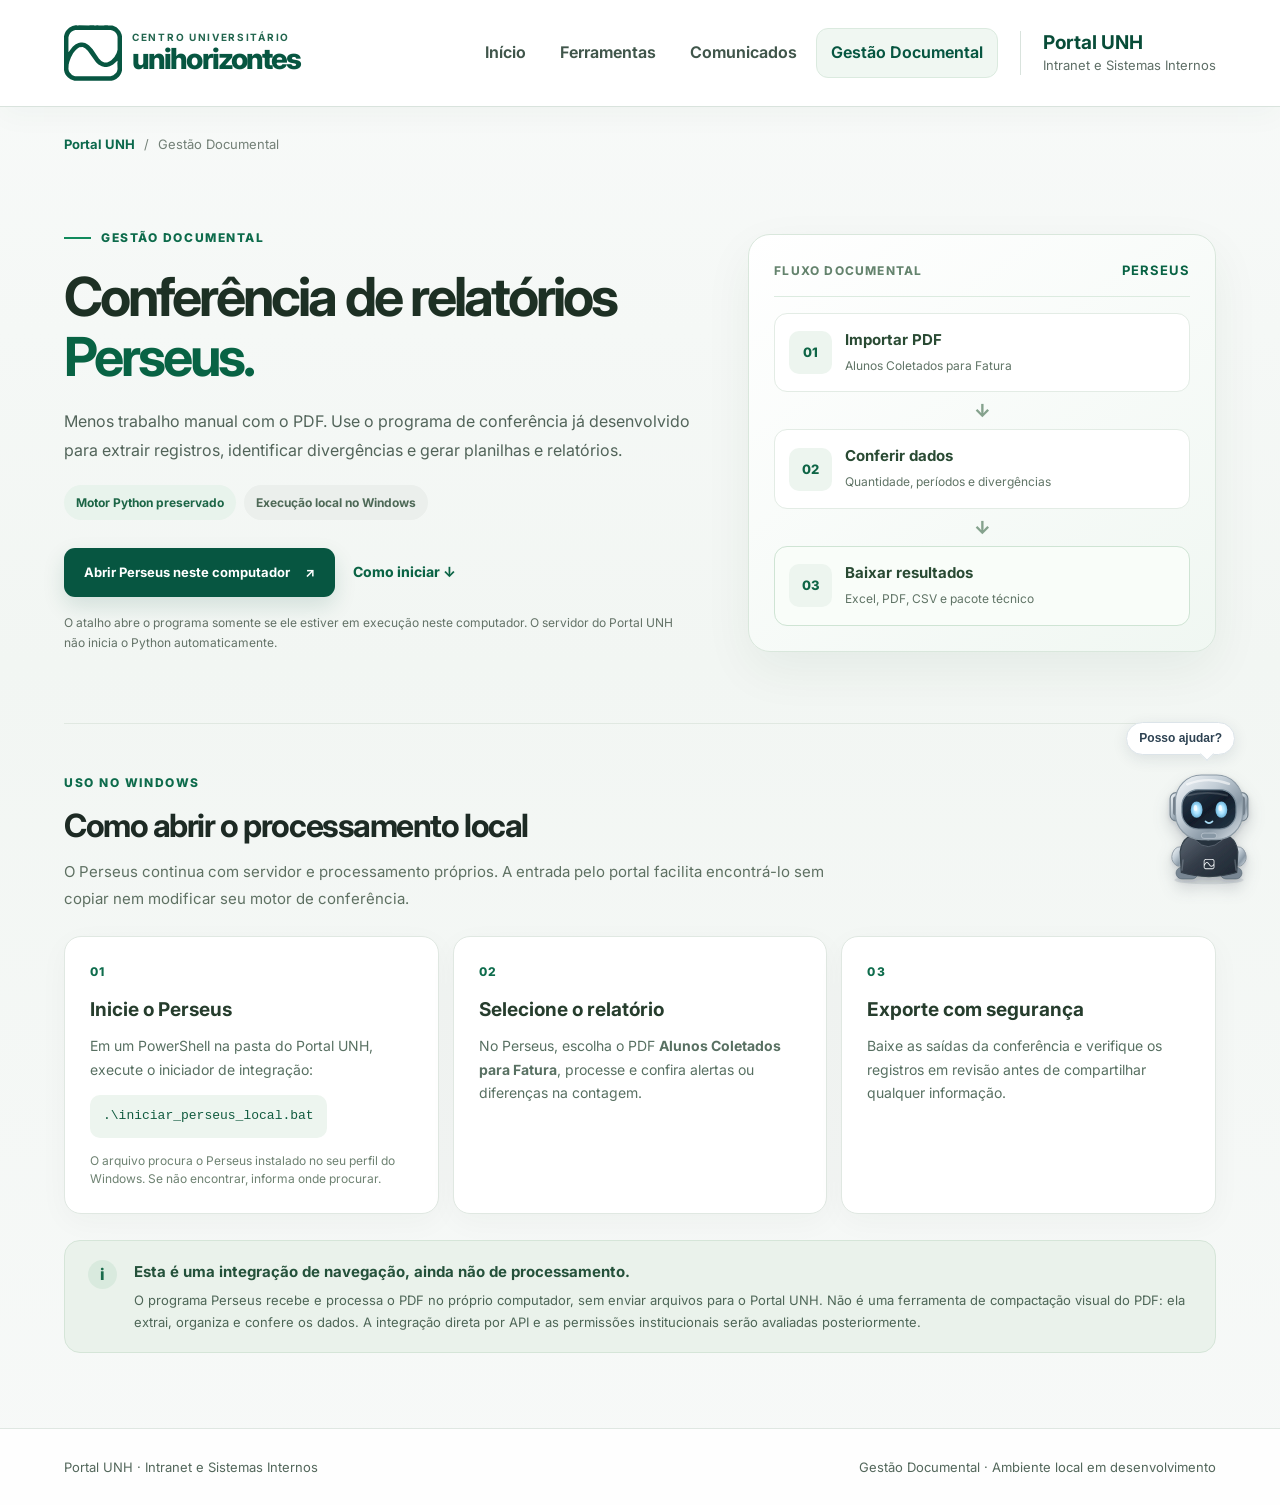
<file: src/main/resources/static/gestao-documental.html>
<!DOCTYPE html>
<html lang="pt-BR">
<head>
  <meta charset="UTF-8" />
  <meta name="viewport" content="width=device-width, initial-scale=1.0" />
  <meta name="description" content="Gestão Documental — acesse o programa local de conferência Perseus pelo Portal UNH." />
  <meta name="theme-color" content="#ffffff" />
  <title>Gestão Documental · Perseus | Portal UNH</title>
  <link rel="icon" type="image/png" sizes="64x64" href="assets/portal-unh-favicon-v2.png" />
  <link rel="preconnect" href="https://fonts.googleapis.com" />
  <link rel="preconnect" href="https://fonts.gstatic.com" crossorigin />
  <link href="https://fonts.googleapis.com/css2?family=Inter:wght@400;500;600;700;800&display=swap" rel="stylesheet" />
  <link rel="stylesheet" href="css/portal.css?v=20261015-1" />
  <link rel="stylesheet" href="css/gestao-documental.css?v=20261015-1" />
  <script src="js/portal.js?v=20261014-8" defer></script>
  <!-- Nexo: assistente de navegacao local; sem IA externa ou dados reais. -->
  <link rel="stylesheet" href="css/nexo-assistente.css?v=20261020-context-v1" />
  <link rel="stylesheet" href="css/portal-palette-v1.css?v=20261019-v1" />
  <script src="js/nexo-agente.js?v=20261027-fallback1" defer></script>
  <script src="js/nexo-assistente.js?v=20261027-fallback1" defer></script>
</head>
<body class="portal-body documental-body">
  <a class="portal-skip-link" href="#conteudo">Pular para o conteúdo</a>
  <header class="portal-header">
    <div class="portal-container portal-header-inner">
      <a class="portal-logo-link" href="index.html?v=20261015-1" aria-label="Voltar ao início do Portal UNH">
        <img class="portal-logo-symbol" src="assets/portal-unh-simbolo.svg?v=20261014-7" alt="" width="62" height="62" />
        <span class="portal-logo-copy">
          <span class="portal-logo-kicker">CENTRO UNIVERSITÁRIO</span>
          <span class="portal-logo-name">unihorizontes</span>
        </span>
      </a>
      <button class="portal-menu-toggle" id="portalMenuButton" type="button" aria-controls="portalNav"
        aria-expanded="false" aria-label="Abrir menu de navegação">
        <svg aria-hidden="true" viewBox="0 0 24 24" fill="none" stroke="currentColor" stroke-width="1.8"
          stroke-linecap="round"><path d="M4 7h16M4 12h16M4 17h16"/></svg>
        <span>Menu</span>
      </button>
      <nav class="portal-nav" id="portalNav" aria-label="Navegação principal">
        <a href="index.html?v=20261015-1">Início</a>
        <a href="index.html?v=20261015-1#ferramentas">Ferramentas</a>
        <a href="index.html?v=20261015-1#comunicados">Comunicados</a>
        <a href="#conteudo" aria-current="page">Gestão Documental</a>
      </nav>
      <div class="portal-brand-context" aria-label="Identificação do portal">
        <strong>Portal UNH</strong>
        <span>Intranet e Sistemas Internos</span>
      </div>
    </div>
  </header>
  <main id="conteudo" class="portal-container documental-main">
    <nav class="documental-breadcrumb" aria-label="Você está aqui">
      <a href="index.html?v=20261015-1">Portal UNH</a>
      <span aria-hidden="true">/</span>
      <span aria-current="page">Gestão Documental</span>
    </nav>
    <section class="documental-intro" aria-labelledby="documentalTitle">
      <div class="documental-intro-copy">
        <span class="documental-overline"><span aria-hidden="true"></span> Gestão documental</span>
        <h1 id="documentalTitle">Conferência de relatórios <em>Perseus.</em></h1>
        <p>Menos trabalho manual com o PDF. Use o programa de conferência já desenvolvido para extrair registros, identificar divergências e gerar planilhas e relatórios.</p>
        <div class="documental-tags">
          <span>Motor Python preservado</span>
          <span>Execução local no Windows</span>
        </div>
        <div class="documental-actions">
          <a class="portal-button portal-button-primary" href="http://127.0.0.1:8878/" target="_blank" rel="noopener noreferrer">
            Abrir Perseus neste computador <span aria-hidden="true">↗</span>
          </a>
          <a class="documental-text-link" href="#como-usar">Como iniciar <span aria-hidden="true">↓</span></a>
        </div>
        <p class="documental-local-note">O atalho abre o programa somente se ele estiver em execução neste computador. O servidor do Portal UNH não inicia o Python automaticamente.</p>
      </div>
      <aside class="documental-preview" aria-label="Fluxo de conferência">
        <div class="documental-preview-heading">
          <span>Fluxo documental</span><strong>PERSEUS</strong>
        </div>
        <div class="documental-flow-item"><span class="documental-flow-icon">01</span><div><strong>Importar PDF</strong><small>Alunos Coletados para Fatura</small></div></div>
        <span class="documental-flow-arrow" aria-hidden="true">↓</span>
        <div class="documental-flow-item"><span class="documental-flow-icon">02</span><div><strong>Conferir dados</strong><small>Quantidade, períodos e divergências</small></div></div>
        <span class="documental-flow-arrow" aria-hidden="true">↓</span>
        <div class="documental-flow-item documental-flow-finished"><span class="documental-flow-icon">03</span><div><strong>Baixar resultados</strong><small>Excel, PDF, CSV e pacote técnico</small></div></div>
      </aside>
    </section>

    <section class="documental-instructions" id="como-usar" aria-labelledby="documentalStepsTitle">
      <div class="documental-section-heading">
        <span class="documental-overline">Uso no Windows</span>
        <h2 id="documentalStepsTitle">Como abrir o processamento local</h2>
        <p>O Perseus continua com servidor e processamento próprios. A entrada pelo portal facilita encontrá-lo sem copiar nem modificar seu motor de conferência.</p>
      </div>
      <div class="documental-step-grid">
        <article class="documental-step">
          <span class="documental-step-number">01</span>
          <h3>Inicie o Perseus</h3>
          <p>Em um PowerShell na pasta do Portal UNH, execute o iniciador de integração:</p>
          <code>.\iniciar_perseus_local.bat</code>
          <small>O arquivo procura o Perseus instalado no seu perfil do Windows. Se não encontrar, informa onde procurar.</small>
        </article>
        <article class="documental-step">
          <span class="documental-step-number">02</span>
          <h3>Selecione o relatório</h3>
          <p>No Perseus, escolha o PDF <strong>Alunos Coletados para Fatura</strong>, processe e confira alertas ou diferenças na contagem.</p>
        </article>
        <article class="documental-step">
          <span class="documental-step-number">03</span>
          <h3>Exporte com segurança</h3>
          <p>Baixe as saídas da conferência e verifique os registros em revisão antes de compartilhar qualquer informação.</p>
        </article>
      </div>
    </section>
    <section class="documental-note" aria-labelledby="documentalNoteTitle">
      <span aria-hidden="true">i</span>
      <div>
        <h2 id="documentalNoteTitle">Esta é uma integração de navegação, ainda não de processamento.</h2>
        <p>O programa Perseus recebe e processa o PDF no próprio computador, sem enviar arquivos para o Portal UNH. Não é uma ferramenta de compactação visual do PDF: ela extrai, organiza e confere os dados. A integração direta por API e as permissões institucionais serão avaliadas posteriormente.</p>
      </div>
    </section>
  </main>
  <footer class="portal-footer">
    <div class="portal-container portal-footer-inner">
      <span>Portal UNH · Intranet e Sistemas Internos</span><span>Gestão Documental · Ambiente local em desenvolvimento</span>
    </div>
  </footer>
</body>
</html>
</file>
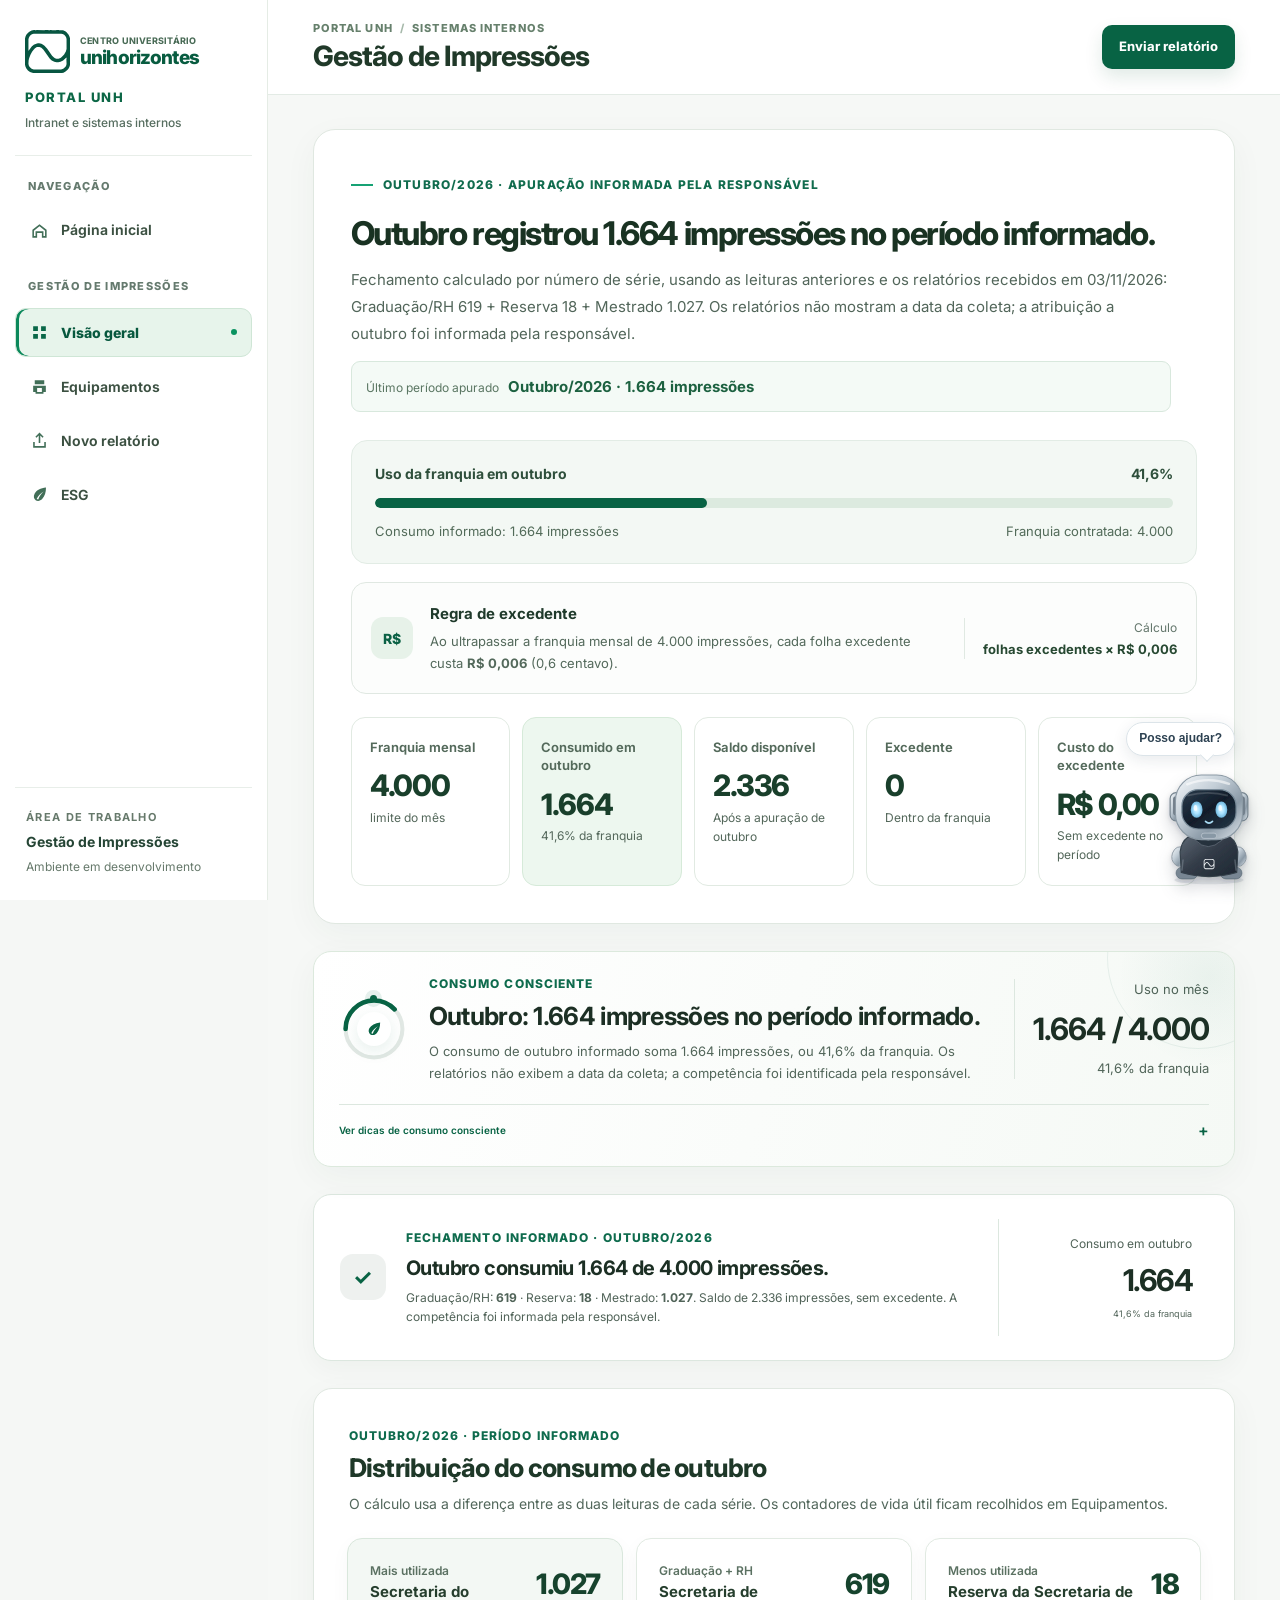
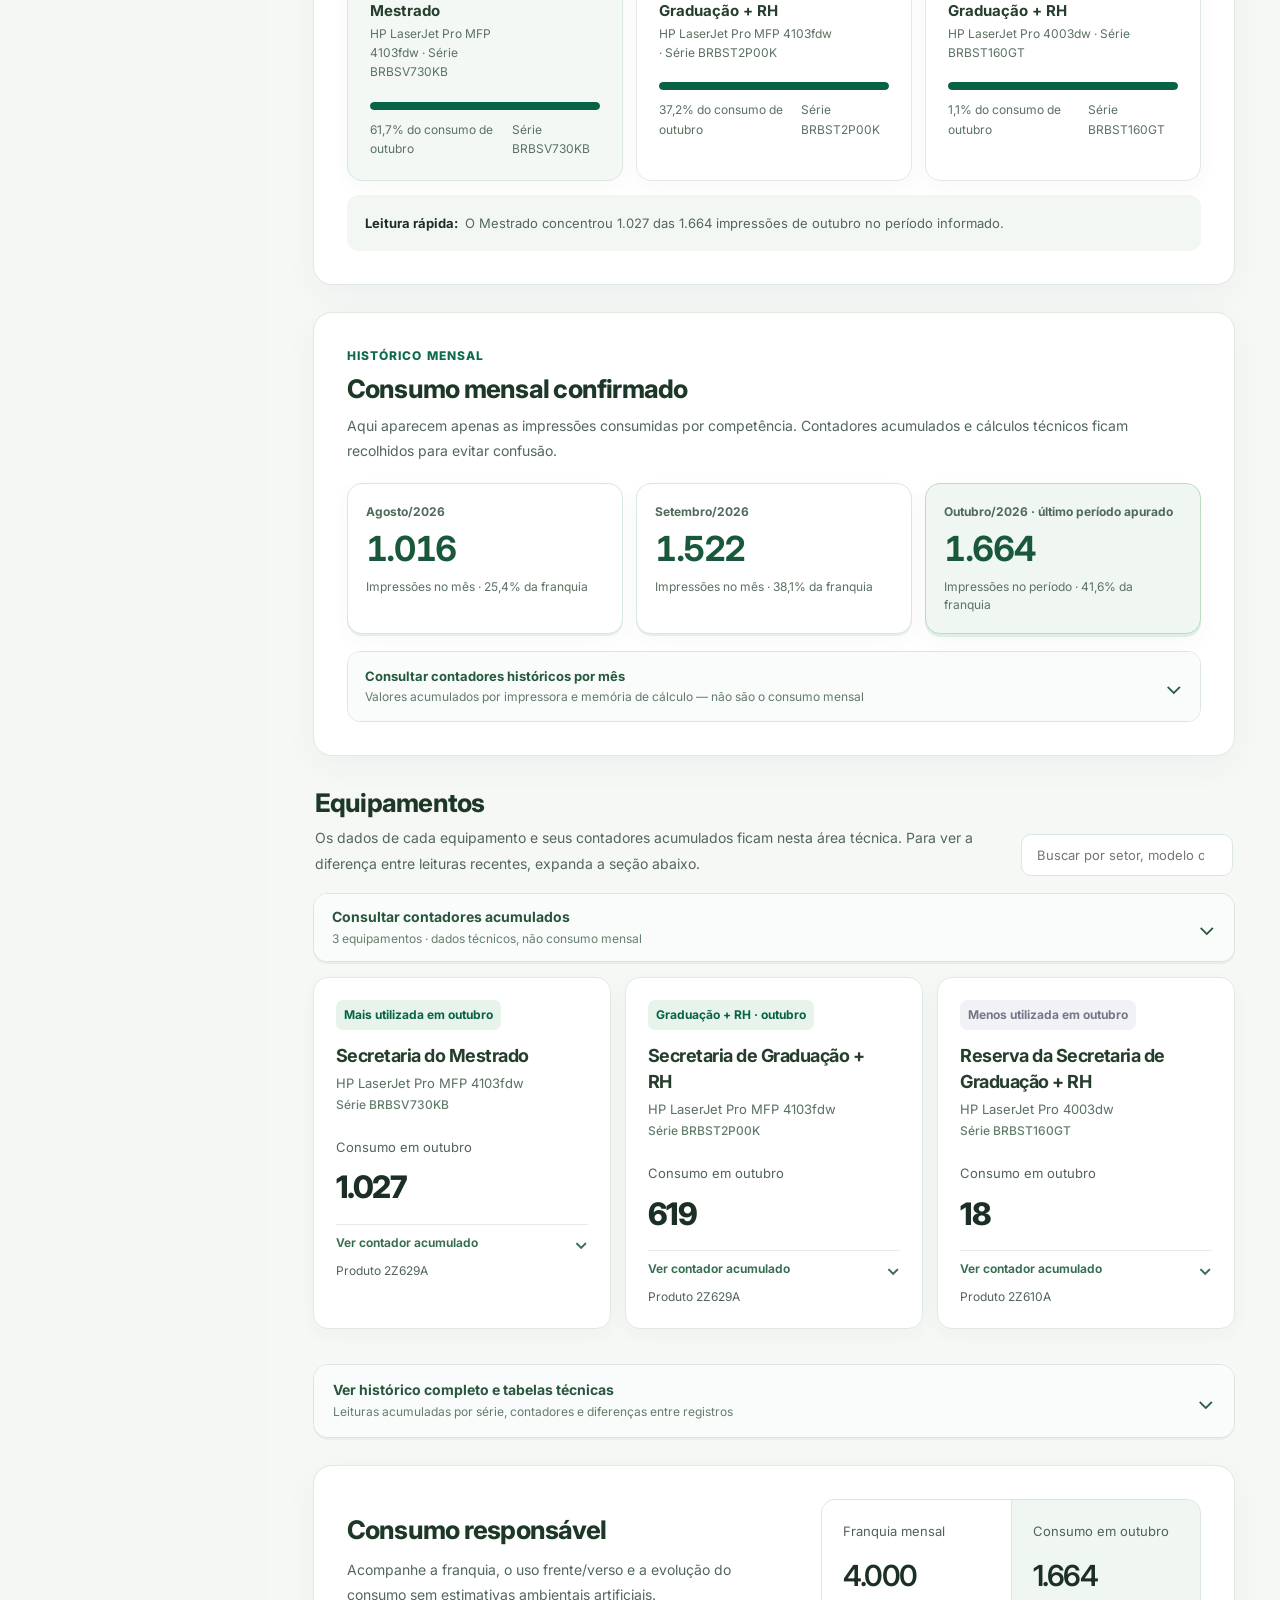
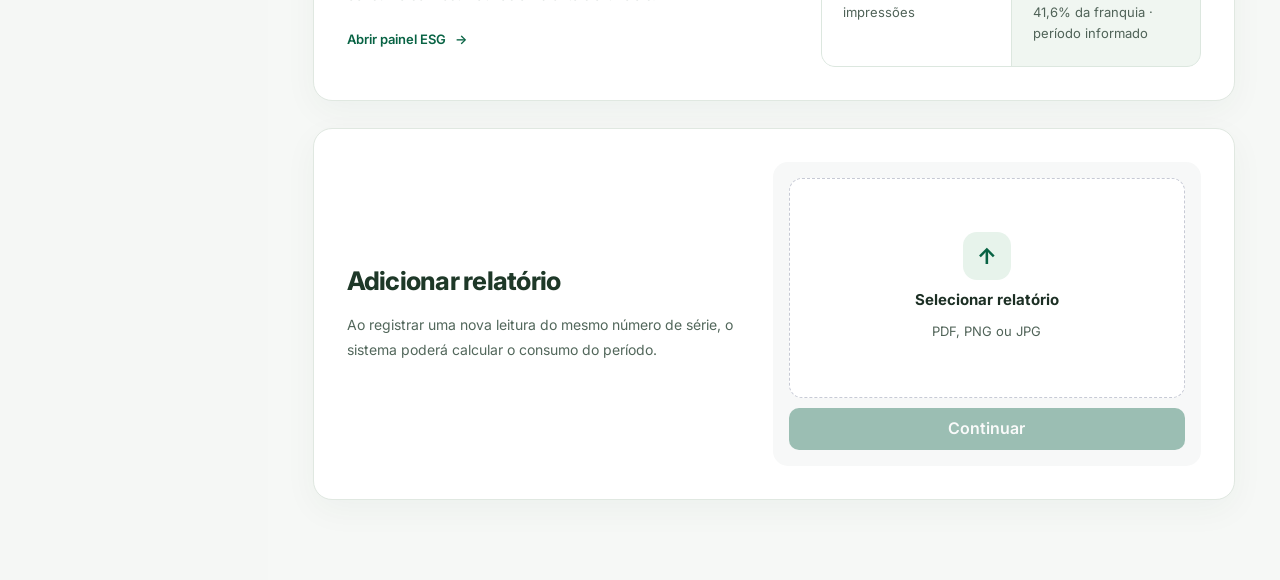
<file: src/main/resources/static/impressao.html>
<!DOCTYPE html>
<html lang="pt-BR">
<head>
  <meta charset="UTF-8" />
  <meta name="viewport" content="width=device-width, initial-scale=1.0" />
  <meta name="description" content="Gestão de impressões e leitura de equipamentos." />
    <link rel="icon" type="image/png" sizes="64x64" href="assets/portal-unh-favicon-v2.png?v=20261009-5" />
    <link rel="shortcut icon" type="image/png" href="assets/portal-unh-favicon-v2.png?v=20261009-5" />
<title>Gestão de Impressões | Portal UNH</title>
  <link rel="preconnect" href="https://fonts.googleapis.com" />
  <link rel="preconnect" href="https://fonts.gstatic.com" crossorigin />
  <link href="https://fonts.googleapis.com/css2?family=Inter:wght@400;500;600;700&display=swap" rel="stylesheet" />
  <link rel="stylesheet" href="css/styles.css?v=20261014-1" />
  <link rel="stylesheet" href="css/leitura.css?v=20261014-7" />
  <link rel="stylesheet" href="css/painel-premium.css?v=20261103-outubro1" />
      <!-- Nexo: assistente de navegacao local; sem IA externa ou dados reais. -->
  <link rel="stylesheet" href="css/nexo-assistente.css?v=20261020-context-v1" />
  <script src="js/nexo-agente.js?v=20261027-fallback1" defer></script>
  <script src="js/nexo-assistente.js?v=20261027-fallback1" defer></script>
</head>
<body>
  <div class="app-shell">
    <aside class="sidebar" id="sidebar">
      <a class="brand brand-link" href="index.html?v=20261014-9" aria-label="Voltar ao início do Portal UNH">
        <div class="brand-official-wrap">
          <span class="brand-identity">
            <img class="brand-identity-symbol" src="assets/portal-unh-simbolo.svg?v=20261014-7" alt="" width="48" height="46" />
            <span class="brand-identity-copy">
              <span class="brand-identity-kicker">CENTRO UNIVERSITÁRIO</span>
              <span class="brand-identity-name">unihorizontes</span>
            </span>
          </span>
          <strong>PORTAL UNH</strong>
          <span class="sidebar-brand-subtitle">Intranet e sistemas internos</span>
        </div>
      </a>
      <div class="sidebar-group-title" aria-hidden="true">Navegação</div>

      <nav class="nav" aria-label="Navegação principal">
        <a class="nav-item central-link" href="index.html?v=20261014-9">
          <svg viewBox="0 0 24 24" aria-hidden="true"><path d="M3 11.2 12 4l9 7.2V21h-6v-6H9v6H3v-9.8Zm2 1V19h2v-6h10v6h2v-6.8L12 6.6 5 12.2Z"/></svg>
          <span>Página inicial</span>
        </a>
        <div class="sidebar-nav-group" aria-hidden="true">Gestão de Impressões</div>
        <button type="button" class="nav-item active" data-section="overview" aria-current="page">
          <svg viewBox="0 0 24 24" aria-hidden="true"><path d="M4 4h6v6H4V4Zm10 0h6v6h-6V4ZM4 14h6v6H4v-6Zm10 0h6v6h-6v-6Z"/></svg>
          <span>Visão geral</span>
        </button>
        <button type="button" class="nav-item" data-section="equipment">
          <svg viewBox="0 0 24 24" aria-hidden="true"><path d="M6 4h12v5H6V4Zm-2 7h16v8h-3v2H7v-2H4v-8Zm5 8h6v-5H9v5Z"/></svg>
          <span>Equipamentos</span>
        </button>
        <button type="button" class="nav-item" data-section="upload">
          <svg viewBox="0 0 24 24" aria-hidden="true"><path d="M11 5.8 8.2 8.6 6.8 7.2 12 2l5.2 5.2-1.4 1.4L13 5.8V15h-2V5.8ZM4 14h2v5h12v-5h2v7H4v-7Z"/></svg>
          <span>Novo relatório</span>
        </button>
        <a class="nav-item" href="esg.html?v=20261014-10">
          <svg viewBox="0 0 24 24" aria-hidden="true"><path d="M20.2 3.3C13.4 4 8.2 6.8 5.8 11.1c-1.8 3.2-.8 6.5 1.4 8.1 2.3 1.6 5.9 1.1 8.4-1.7 3.1-3.4 4.6-8 4.6-14.2ZM8.4 17.6c1.9-4 4.9-7 8.8-9.3-3.2 2.9-5.5 6.1-6.8 9.9-.7 0-1.4-.2-2-.6Z"/></svg>
          <span>ESG</span>
        </a>
      </nav>
      <div class="sidebar-footer">
        <span class="sidebar-footer-label">Área de trabalho</span>
        <strong>Gestão de Impressões</strong>
        <small>Ambiente em desenvolvimento</small>
      </div>
    </aside>
    <button class="sidebar-scrim" type="button" id="sidebarScrim" aria-label="Fechar menu lateral" hidden></button>

    <main class="main">
      <header class="topbar">
        <button type="button" class="menu-button" id="menuButton" aria-label="Abrir navegação" aria-controls="sidebar" aria-expanded="false">☰</button>
        <div class="topbar-context">
          <span class="topbar-kicker">Portal UNH <span aria-hidden="true">/</span> Sistemas internos</span>
          <h1>Gestão de Impressões</h1>
        </div>
        <button class="primary-button" data-go="upload">Enviar relatório</button>
      </header>

      <div class="content">
        <section class="summary section-anchor executive-summary" id="overview">
          <div class="summary-heading">
            <span class="eyebrow">Outubro/2026 · apuração informada pela responsável</span>
            <h2>Outubro registrou 1.664 impressões no período informado.</h2>
            <p>Fechamento calculado por número de série, usando as leituras anteriores e os relatórios recebidos em 03/11/2026: Graduação/RH 619 + Reserva 18 + Mestrado 1.027. Os relatórios não mostram a data da coleta; a atribuição a outubro foi informada pela responsável.</p>
            <p class="last-confirmed-month"><span>Último período apurado</span><strong>Outubro/2026 · 1.664 impressões</strong></p>
          </div>
          <div class="usage-progress" aria-label="Uso da franquia de outubro: 1.664 de 4.000 impressões, 41,6%">
            <div class="usage-progress-head"><span>Uso da franquia em outubro</span><strong>41,6%</strong></div>
            <div class="usage-track" role="img" aria-label="41,6% da franquia utilizada"><span style="width:41.6%"></span></div>
            <div class="usage-progress-foot"><span>Consumo informado: 1.664 impressões</span><span>Franquia contratada: 4.000</span></div>
          </div>
          <div class="excess-rule">
            <div class="excess-rule-icon">R$</div>
            <div><strong>Regra de excedente</strong><span>Ao ultrapassar a franquia mensal de 4.000 impressões, cada folha excedente custa <b>R$ 0,006</b> (0,6 centavo).</span></div>
            <div class="excess-rule-formula"><span>Cálculo</span><strong>folhas excedentes × R$ 0,006</strong></div>
          </div>
          <div class="summary-grid executive-kpis">
            <article class="summary-item"><span>Franquia mensal</span><strong>4.000</strong><small>limite do mês</small></article>
            <article class="summary-item"><span>Consumido em outubro</span><strong>1.664</strong><small>41,6% da franquia</small></article>
            <article class="summary-item"><span>Saldo disponível</span><strong>2.336</strong><small>Após a apuração de outubro</small></article>
            <article class="summary-item"><span>Excedente</span><strong>0</strong><small>Dentro da franquia</small></article>
            <article class="summary-item excess-cost-item"><span>Custo do excedente</span><strong>R$ 0,00</strong><small>Sem excedente no período</small></article>
          </div>
        </section>

        <section class="conscious-card" aria-labelledby="consciousTitle">
          <div class="conscious-visual" aria-hidden="true">
            <div class="conscious-ring">
              <svg viewBox="0 0 36 36">
                <path class="conscious-ring-bg" d="M18 2.5a15.5 15.5 0 1 1 0 31 15.5 15.5 0 0 1 0-31"/>
                <path class="conscious-ring-progress" pathLength="100" d="M18 2.5a15.5 15.5 0 1 1 0 31 15.5 15.5 0 0 1 0-31"/>
              </svg>
              <div class="conscious-leaf">
                <svg viewBox="0 0 24 24"><path d="M20.2 3.3C13.4 4 8.2 6.8 5.8 11.1c-1.8 3.2-.8 6.5 1.4 8.1 2.3 1.6 5.9 1.1 8.4-1.7 3.1-3.4 4.6-8 4.6-14.2ZM8.4 17.6c1.9-4 4.9-7 8.8-9.3-3.2 2.9-5.5 6.1-6.8 9.9-.7 0-1.4-.2-2-.6Z"/></svg>
              </div>
            </div>
          </div>

          <div class="conscious-copy">
            <span class="eyebrow">Consumo consciente</span>
            <h2 id="consciousTitle">Outubro: 1.664 impressões no período informado.</h2>
            <p>O consumo de outubro informado soma 1.664 impressões, ou 41,6% da franquia. Os relatórios não exibem a data da coleta; a competência foi identificada pela responsável.</p>
          </div>

          <div class="conscious-kpi">
            <span>Uso no mês</span>
            <strong>1.664 / 4.000</strong>
            <small>41,6% da franquia</small>
          </div>

          <details class="conscious-tips">
            <summary>Ver dicas de consumo consciente <span>+</span></summary>
            <div class="conscious-tip-grid">
              <div class="conscious-tip primary-tip">
                <div class="tip-icon" aria-hidden="true">✓</div>
                <div class="tip-copy">
                  <span class="tip-label">Dica principal do mês</span>
                  <strong>Revise antes de imprimir</strong>
                  <p>Confirme conteúdo, páginas e formatação antes de enviar para impressão. Reimpressão desnecessária é desperdício direto.</p>
                </div>
              </div>
              <div class="conscious-tip">
                <div class="tip-icon" aria-hidden="true">↔</div>
                <div class="tip-copy">
                  <span class="tip-label">Economia de papel</span>
                  <strong>Use frente e verso</strong>
                  <p>Quando o documento permitir, utilize os dois lados da folha para reduzir o consumo físico.</p>
                </div>
              </div>
              <div class="conscious-tip">
                <div class="tip-icon" aria-hidden="true">▣</div>
                <div class="tip-copy">
                  <span class="tip-label">Alternativa recomendada</span>
                  <strong>Priorize o digital</strong>
                  <p>Se o documento não precisa ser físico, mantenha-o em formato digital e evite impressão sem necessidade.</p>
                </div>
              </div>
            </div>
          </details>
        </section>

        <section class="month-insight" aria-labelledby="monthInsightTitle">
          <div class="month-insight-icon" aria-hidden="true">✓</div>
          <div class="month-insight-copy">
            <span class="eyebrow">Fechamento informado · Outubro/2026</span>
            <h2 id="monthInsightTitle">Outubro consumiu 1.664 de 4.000 impressões.</h2>
            <p>Graduação/RH: <strong>619</strong> · Reserva: <strong>18</strong> · Mestrado: <strong>1.027</strong>. Saldo de 2.336 impressões, sem excedente. A competência foi informada pela responsável.</p>
          </div>
          <div class="month-insight-result"><span>Consumo em outubro</span><strong>1.664</strong><small>41,6% da franquia</small></div>
        </section>

        <section class="usage-ranking" aria-labelledby="usageRankingTitle">
          <div class="section-title simple-title"><div>
            <span class="eyebrow">Outubro/2026 · período informado</span>
            <h2 id="usageRankingTitle">Distribuição do consumo de outubro</h2>
            <p>O cálculo usa a diferença entre as duas leituras de cada série. Os contadores de vida útil ficam recolhidos em Equipamentos.</p>
          </div></div>
          <div class="ranking-grid">
            <article class="ranking-card top-use">
              <div class="ranking-card-head">
                <div><span class="rank-label">Mais utilizada</span><strong>Secretaria do Mestrado</strong><small>HP LaserJet Pro MFP 4103fdw · Série BRBSV730KB</small></div>
                <strong class="ranking-value">1.027</strong>
              </div>
              <div class="ranking-bar"><span style="width:61,7%"></span></div>
              <div class="ranking-meta"><span>61,7% do consumo de outubro</span><span>Série BRBSV730KB</span></div>
            </article>
            <article class="ranking-card">
              <div class="ranking-card-head">
                <div><span class="rank-label">Graduação + RH</span><strong>Secretaria de Graduação + RH</strong><small>HP LaserJet Pro MFP 4103fdw · Série BRBST2P00K</small></div>
                <strong class="ranking-value">619</strong>
              </div>
              <div class="ranking-bar"><span style="width:37,2%"></span></div>
              <div class="ranking-meta"><span>37,2% do consumo de outubro</span><span>Série BRBST2P00K</span></div>
            </article>
            <article class="ranking-card">
              <div class="ranking-card-head">
                <div><span class="rank-label">Menos utilizada</span><strong>Reserva da Secretaria de Graduação + RH</strong><small>HP LaserJet Pro 4003dw · Série BRBST160GT</small></div>
                <strong class="ranking-value">18</strong>
              </div>
              <div class="ranking-bar"><span style="width:1,1%"></span></div>
              <div class="ranking-meta"><span>1,1% do consumo de outubro</span><span>Série BRBST160GT</span></div>
            </article>
          </div>
          <div class="ranking-conclusion"><strong>Leitura rápida:</strong><span>O Mestrado concentrou 1.027 das 1.664 impressões de outubro no período informado.</span></div>
        </section>

        <section class="month-comparison" aria-labelledby="monthComparisonTitle">
          <div class="month-comparison-heading">
            <div>
              <span class="eyebrow">Histórico mensal</span>
              <h2 id="monthComparisonTitle">Consumo mensal confirmado</h2>
              <p>Aqui aparecem apenas as impressões consumidas por competência. Contadores acumulados e cálculos técnicos ficam recolhidos para evitar confusão.</p>
            </div>
          </div>

          <div class="monthly-only-cards" role="list" aria-label="Impressões consumidas em cada competência">
            <article class="monthly-only-card" role="listitem">
              <span>Agosto/2026</span>
              <strong>1.016</strong>
              <small>Impressões no mês · 25,4% da franquia</small>
            </article>
            <article class="monthly-only-card" role="listitem">
              <span>Setembro/2026</span>
              <strong>1.522</strong>
              <small>Impressões no mês · 38,1% da franquia</small>
            </article>
            <article class="monthly-only-card is-latest" role="listitem">
              <span>Outubro/2026 · último período apurado</span>
              <strong>1.664</strong>
              <small>Impressões no período · 41,6% da franquia</small>
            </article>
          </div>

          <details class="monthly-technical-comparison" id="comparativo-tecnico">
            <summary>
              <span><strong>Consultar contadores históricos por mês</strong><small>Valores acumulados por impressora e memória de cálculo — não são o consumo mensal</small></span>
              <span class="reading-disclosure-arrow" aria-hidden="true">⌄</span>
            </summary>
            <div class="monthly-technical-body">
          <div class="timeline-table-wrap">
            <table class="timeline-table">
              <thead>
                <tr>
                  <th>Mês</th>
                  <th class="device-column"><strong>Secretaria de Graduação + RH</strong><small>HP LaserJet Pro MFP 4103fdw · BRBST2P00K</small></th>
                  <th class="device-column"><strong>Reserva Graduação + RH</strong><small>HP LaserJet Pro 4003dw · BRBST160GT</small></th>
                  <th class="device-column"><strong>Secretaria do Mestrado</strong><small>HP LaserJet Pro MFP 4103fdw · BRBSV730KB</small></th>
                  <th>Consumo do mês</th>
                  <th>Franquia</th>
                  <th>Situação</th>
                  <th>Custo excedente</th>
                </tr>
              </thead>
              <tbody>
                <tr class="baseline-month">
                  <td>
                    <strong>Agosto/2026</strong>
                    <small>mês fechado</small>
                  </td>
                  <td>
                    <strong>18.318</strong>
                    <small>consumo: 819</small>
                  </td>
                  <td>
                    <strong>17.146</strong>
                    <small>consumo: 197</small>
                  </td>
                  <td>
                    <strong>—</strong>
                    <small>sem leitura neste mês</small>
                  </td>
                  <td>
                    <strong>1.016</strong>
                    <small>25,4% da franquia</small>
                  </td>
                  <td><strong>4.000</strong></td>
                  <td><span class="status-pill good">Dentro da franquia</span></td>
                  <td><strong>R$ 0,00</strong><small>sem excedente</small></td>
                </tr>

                <tr class="closed-month">
                  <td>
                    <strong>Setembro/2026</strong>
                    <small>mês fechado</small>
                  </td>
                  <td>
                    <strong>19.757</strong>
                    <small>consumo: 1.439</small>
                  </td>
                  <td>
                    <strong>17.229</strong>
                    <small>consumo: 83</small>
                  </td>
                  <td>
                    <strong>—</strong>
                    <small>sem base comparável</small>
                  </td>
                  <td>
                    <strong>1.522</strong>
                    <small>38,1% da franquia</small>
                  </td>
                  <td><strong>4.000</strong></td>
                  <td><span class="status-pill good">Dentro da franquia</span></td>
                  <td><strong>R$ 0,00</strong><small>sem excedente</small></td>
                </tr>

                <tr class="closed-month current-month-row">
                  <td><strong>Outubro/2026</strong><small>apuração informada pela responsável</small></td>
                  <td><strong>28.201</strong><small>consumo: 619 · anterior: 27.582</small></td>
                  <td><strong>17.486</strong><small>consumo: 18 · anterior: 17.468</small></td>
                  <td><strong>1.083</strong><small>consumo: 1.027 · anterior: 56</small></td>
                  <td><strong>1.664</strong><small>41,6% da franquia</small></td>
                  <td><strong>4.000</strong></td>
                  <td><span class="status-pill good">Dentro da franquia</span></td>
                  <td><strong>R$ 0,00</strong><small>sem excedente</small></td>
                </tr>
              </tbody>
            </table>
          </div>

          <div class="month-comparison-explainer">
            <div>
              <strong>Agosto agora é calculável.</strong>
              <span>A nova leitura anterior permite calcular 1.016 impressões consumidas em agosto.</span>
            </div>
            <div>
              <strong>Outubro é uma competência independente.</strong>
              <span>As diferenças das novas leituras foram atribuídas ao fechamento de outubro conforme período indicado pela responsável, já que os documentos não trazem a data da coleta.</span>
            </div>
          </div>

          <div class="month-answer">
            <strong>Último comparativo fechado</strong>
            <span>Agosto: 1.016 · setembro: 1.522 · outubro: 1.664 impressões. Para outubro, a atribuição da competência foi informada pela responsável.</span>
          </div>

          <details class="calculation-explainer">
            <summary>Entender como agosto e setembro foram calculados</summary>
            <div class="calculation-panel">
              <div class="calculation-row">
                <div class="calc-device">
                  <strong>Secretaria de Graduação + RH</strong>
                  <span>HP LaserJet Pro MFP 4103fdw · Série BRBST2P00K</span>
                </div>
                <div class="calc-number"><span>Agosto</span><strong>18.318</strong></div>
                <div class="calc-symbol">→</div>
                <div class="calc-number"><span>Setembro</span><strong>19.757</strong></div>
                <div class="calc-result"><span>Consumo</span><strong>1.439</strong></div>
              </div>
              <div class="calculation-row">
                <div class="calc-device">
                  <strong>Reserva da Secretaria de Graduação + RH</strong>
                  <span>HP LaserJet Pro 4003dw · Série BRBST160GT</span>
                </div>
                <div class="calc-number"><span>Agosto</span><strong>17.146</strong></div>
                <div class="calc-symbol">→</div>
                <div class="calc-number"><span>Setembro</span><strong>17.229</strong></div>
                <div class="calc-result"><span>Consumo</span><strong>83</strong></div>
              </div>
              <div class="calculation-total">
                <span>Total consumido em setembro</span>
                <strong>1.439 + 83 = 1.522</strong>
              </div>
            </div>
          </details>
            </div>
          </details>
        </section>

        <section class="equipment-section section-anchor" id="equipment">
          <div class="section-title">
            <div>
              <h2>Equipamentos</h2>
              <p>Os dados de cada equipamento e seus contadores acumulados ficam nesta área técnica. Para ver a diferença entre leituras recentes, expanda a seção abaixo.</p>
            </div>
            <div class="search-box">
              <input id="equipmentSearch" type="search" placeholder="Buscar por setor, modelo ou série" aria-label="Buscar equipamento" />
            </div>
          </div>

          <details class="new-readings-disclosure" id="contadores-acumulados">
            <summary>
              <span class="reading-disclosure-label"><strong>Consultar contadores acumulados</strong><small>3 equipamentos · dados técnicos, não consumo mensal</small></span>
              <span class="reading-disclosure-arrow" aria-hidden="true">⌄</span>
            </summary>
            <div class="new-readings-summary" aria-labelledby="newReadingsTitle">
            <div class="new-readings-head">
              <div>
                <span class="eyebrow">Atualização · recebidos em 03/11/2026 · coleta sem data</span>
                <h3 id="newReadingsTitle">Novas leituras de três equipamentos</h3>
                <p>Contadores de vida útil não são consumo mensal. As diferenças entre as leituras foram incluídas no fechamento de outubro conforme período informado pela responsável.</p>
              </div>
            </div>
            <div class="new-readings-grid">
              <article><span>Graduação + RH · BRBST2P00K</span><strong>28.201</strong><small>Anterior 27.582 · acréscimo +619</small></article>
              <article><span>Reserva · BRBST160GT</span><strong>17.486</strong><small>Anterior 17.468 · acréscimo +18</small></article>
              <article><span>Mestrado · BRBSV730KB</span><strong>1.083</strong><small>Anterior 56 · acréscimo +1.027</small></article>
            </div>
            <p class="new-readings-provenance">Fonte: fotografias de relatórios HP recebidas em 03/11/2026; sem data impressa da coleta. Competência de outubro indicada pela responsável. Contadores são acumulados, não dados em tempo real.</p>
          </div>
          </details>

          <div class="equipment-cards" id="equipmentCards">
            <article class="equipment-card new-equipment-card" data-search="hp laserjet pro mfp 4103fdw 2z629a brbsv730kb secretaria mestrado">
              <span class="equipment-state highlight-state">Mais utilizada em outubro</span>
              <h3>Secretaria do Mestrado</h3>
              <div class="equipment-model">HP LaserJet Pro MFP 4103fdw</div>
              <div class="serial">Série BRBSV730KB</div>
              <div class="reading">
                <span>Consumo em outubro</span>
                <strong>1.027</strong>
              </div>
              <details class="equipment-counter-detail"><summary>Ver contador acumulado <span aria-hidden="true">⌄</span></summary><div class="card-secondary-data">
                <span>Leitura total mais recente</span>
                <strong>1.083</strong>
              </div></details>
              <div class="product">Produto 2Z629A</div>
            </article>

            <article class="equipment-card" data-search="hp laserjet pro mfp 4103fdw 2z629a brbst2p00k secretaria graduacao graduação rh">
              <span class="equipment-state highlight-state">Graduação + RH · outubro</span>
              <h3>Secretaria de Graduação + RH</h3>
              <div class="equipment-model">HP LaserJet Pro MFP 4103fdw</div>
              <div class="serial">Série BRBST2P00K</div>
              <div class="reading">
                <span>Consumo em outubro</span>
                <strong>619</strong>
              </div>
              <details class="equipment-counter-detail"><summary>Ver contador acumulado <span aria-hidden="true">⌄</span></summary><div class="card-secondary-data">
                <span>Leitura total mais recente</span>
                <strong>28.201</strong>
              </div></details>
              <div class="product">Produto 2Z629A</div>
            </article>

            <article class="equipment-card" data-search="hp laserjet pro 4003dw 2z610a brbst160gt reserva secretaria graduacao graduação rh">
              <span class="equipment-state">Menos utilizada em outubro</span>
              <h3>Reserva da Secretaria de Graduação + RH</h3>
              <div class="equipment-model">HP LaserJet Pro 4003dw</div>
              <div class="serial">Série BRBST160GT</div>
              <div class="reading">
                <span>Consumo em outubro</span>
                <strong>18</strong>
              </div>
              <details class="equipment-counter-detail"><summary>Ver contador acumulado <span aria-hidden="true">⌄</span></summary><div class="card-secondary-data">
                <span>Leitura total mais recente</span>
                <strong>17.486</strong>
              </div></details>
              <div class="product">Produto 2Z610A</div>
            </article>
          </div>

          <details class="equipment-archive" id="historico-tecnico">
            <summary>
              <span><strong>Ver histórico completo e tabelas técnicas</strong><small>Leituras acumuladas por série, contadores e diferenças entre registros</small></span>
              <span class="reading-disclosure-arrow" aria-hidden="true">⌄</span>
            </summary>
            <div class="equipment-archive-body">
          <div class="panel technical-panel">
            <div class="panel-heading">
              <h3>Dados técnicos dos relatórios</h3>
            </div>
            <div class="table-wrap">
              <table>
                <thead>
                  <tr>
                    <th>Equipamento</th>
                    <th>Série</th>
                    <th>Leitura total</th>
                    <th>Frente/verso</th>
                    <th>Congestões</th>
                    <th>Falhas de coleta</th>
                    <th>Cópias</th>
                    <th>Scanner</th>
                  </tr>
                </thead>
                <tbody id="equipmentTable">
                  <tr data-search="hp laserjet pro mfp 4103fdw 2z629a brbsv730kb">
                    <td><strong>Secretaria do Mestrado</strong><small>HP LaserJet Pro MFP 4103fdw · Produto 2Z629A</small></td>
                    <td>BRBSV730KB</td>
                    <td><strong>1.083</strong></td>
                    <td>176</td>
                    <td>0</td>
                    <td>0</td>
                    <td>9</td>
                    <td>233</td>
                  </tr>
                  <tr data-search="hp laserjet pro mfp 4103fdw 2z629a brbst2p00k">
                    <td><strong>Secretaria de Graduação + RH</strong><small>HP LaserJet Pro MFP 4103fdw · Produto 2Z629A</small></td>
                    <td>BRBST2P00K</td>
                    <td><strong>28.201</strong></td>
                    <td>7.763</td>
                    <td>1</td>
                    <td>29</td>
                    <td>995</td>
                    <td>5.465</td>
                  </tr>
                  <tr data-search="hp laserjet pro 4003dw 2z610a brbst160gt">
                    <td><strong>Reserva da Secretaria de Graduação + RH</strong><small>HP LaserJet Pro 4003dw · Produto 2Z610A</small></td>
                    <td>BRBST160GT</td>
                    <td><strong>17.486</strong></td>
                    <td>8.593</td>
                    <td>2</td>
                    <td>3</td>
                    <td>—</td>
                    <td>—</td>
                  </tr>
                </tbody>
              </table>
            </div>
          </div>

          <div class="history-panel">
            <div class="history-heading">
              <div>
                <h3>Histórico de leituras</h3>
                <p>Agosto e setembro têm referência histórica. O fechamento de outubro utiliza as novas leituras recebidas em 03/11/2026, atribuídas a essa competência pela responsável; os relatórios não exibem data da coleta.</p>
              </div>
            </div>

            <article class="history-card">
              <div class="history-card-head">
                <div>
                  <strong>Secretaria de Graduação + RH</strong>
                  <span>HP LaserJet Pro MFP 4103fdw · Série BRBST2P00K · Produto 2Z629A</span>
                </div>
                <span class="history-status">5 leituras</span>
              </div>
              <div class="history-table-wrap">
                <table class="history-table">
                  <thead>
                    <tr>
                      <th>Leitura</th>
                      <th>Leitura total</th>
                      <th>Diferença</th>
                      <th>Frente/verso</th>
                      <th>Cópias</th>
                      <th>Scanner</th>
                      <th>Pasta na rede</th>
                      <th>Falhas de coleta</th>
                    </tr>
                  </thead>
                  <tbody>
                    <tr>
                      <td>Jul/2026</td>
                      <td><strong>17.499</strong></td>
                      <td>—</td>
                      <td>5.132</td>
                      <td>793</td>
                      <td>4.526</td>
                      <td>583</td>
                      <td>20</td>
                    </tr>
                    <tr>
                      <td>Ago/2026</td>
                      <td><strong>18.318</strong></td>
                      <td><span class="delta">+819</span></td>
                      <td>5.343</td>
                      <td>808</td>
                      <td>4.672</td>
                      <td>692</td>
                      <td>20</td>
                    </tr>
                    <tr>
                      <td>Set/2026</td>
                      <td><strong>19.757</strong></td>
                      <td><span class="delta">+1.439</span></td>
                      <td>5.613</td>
                      <td>862</td>
                      <td>5.229</td>
                      <td>1.180</td>
                      <td>21</td>
                    </tr>
                    <tr>
                      <td>Leitura anterior · sem data</td>
                      <td><strong>27.582</strong></td>
                      <td><span class="delta">+7.825</span></td>
                      <td>7.576</td>
                      <td>978</td>
                      <td>5.349</td>
                      <td>1.274</td>
                      <td>28</td>
                    </tr>
                    <tr class="latest-row">
                      <td>Nova leitura · coleta sem data</td>
                      <td><strong>28.201</strong></td>
                      <td><span class="delta">+619</span></td>
                      <td>7.763</td>
                      <td>995</td>
                      <td>5.465</td>
                      <td>1.374</td>
                      <td>29</td>
                    </tr>
                  </tbody>
                </table>
              </div>
              <div class="history-foot">Scanner = alimentador + vidro. Agosto → setembro: 1.439; leitura anterior → nova: +619, atribuído a outubro conforme informado.</div>
            </article>

            <article class="history-card">
              <div class="history-card-head">
                <div>
                  <strong>Reserva da Secretaria de Graduação + RH</strong>
                  <span>HP LaserJet Pro 4003dw · Série BRBST160GT · Produto 2Z610A</span>
                </div>
                <span class="history-status">5 leituras</span>
              </div>
              <div class="history-table-wrap">
                <table class="history-table">
                  <thead>
                    <tr>
                      <th>Leitura</th>
                      <th>Leitura total</th>
                      <th>Diferença</th>
                      <th>Frente/verso</th>
                      <th>Congestões</th>
                      <th>Falhas de coleta</th>
                      <th>A4 equivalente</th>
                    </tr>
                  </thead>
                  <tbody>
                    <tr>
                      <td>Jul/2026</td>
                      <td><strong>16.949</strong></td>
                      <td>—</td>
                      <td>8.373</td>
                      <td>2</td>
                      <td>3</td>
                      <td>16.949</td>
                    </tr>
                    <tr>
                      <td>Ago/2026</td>
                      <td><strong>17.146</strong></td>
                      <td><span class="delta">+197</span></td>
                      <td>8.471</td>
                      <td>2</td>
                      <td>3</td>
                      <td>17.146</td>
                    </tr>
                    <tr>
                      <td>Set/2026</td>
                      <td><strong>17.229</strong></td>
                      <td><span class="delta">+83</span></td>
                      <td>8.510</td>
                      <td>2</td>
                      <td>3</td>
                      <td>17.229</td>
                    </tr>
                    <tr>
                      <td>Leitura anterior · sem data</td>
                      <td><strong>17.468</strong></td>
                      <td><span class="delta">+239</span></td>
                      <td>8.589</td>
                      <td>2</td>
                      <td>3</td>
                      <td>17.468</td>
                    </tr>
                    <tr class="latest-row">
                      <td>Nova leitura · coleta sem data</td>
                      <td><strong>17.486</strong></td>
                      <td><span class="delta">+18</span></td>
                      <td>8.593</td>
                      <td>2</td>
                      <td>3</td>
                      <td>17.486</td>
                    </tr>
                  </tbody>
                </table>
              </div>
              <div class="history-foot">Julho → agosto: 197. Agosto → setembro: 83. Leitura anterior → nova: +18, atribuído a outubro conforme informado. O modelo não possui cópia/scanner.</div>
            </article>

            <article class="history-card">
              <div class="history-card-head">
                <div>
                  <strong>Secretaria do Mestrado</strong>
                  <span>HP LaserJet Pro MFP 4103fdw · Série BRBSV730KB · Produto 2Z629A</span>
                </div>
                <span class="history-status">2 leituras</span>
              </div>
              <div class="history-table-wrap">
                <table class="history-table">
                  <thead><tr><th>Leitura</th><th>Contador total</th><th>Diferença</th><th>Frente/verso</th><th>Cópias</th><th>Scanner</th><th>Pasta na rede</th><th>A4 equivalente</th></tr></thead>
                  <tbody>
                    <tr><td>Primeira leitura · sem data</td><td><strong>56</strong></td><td>—</td><td>5</td><td>1</td><td>142</td><td>138</td><td>55,5</td></tr>
                    <tr class="latest-row"><td>Nova leitura · coleta sem data</td><td><strong>1.083</strong></td><td><span class="delta">+1.027</span></td><td>176</td><td>9</td><td>233</td><td>225</td><td>1.082,5</td></tr>
                  </tbody>
                </table>
              </div>
              <div class="history-foot">Diferença de 1.027 páginas desde a primeira leitura, incluída na apuração de outubro por indicação da responsável. Scanner = 167 páginas no alimentador + 66 no vidro.</div>
            </article>
          </div>
            </div>
          </details>
        </section>

        <section class="esg-preview">
          <div class="esg-preview-copy">
            <h2>Consumo responsável</h2>
            <p>Acompanhe a franquia, o uso frente/verso e a evolução do consumo sem estimativas ambientais artificiais.</p>
            <a class="esg-link" href="esg.html?v=20261014-10">Abrir painel ESG <span>→</span></a>
          </div>
          <div class="esg-preview-data">
            <article>
              <span>Franquia mensal</span>
              <strong>4.000</strong>
              <small>impressões</small>
            </article>
            <article>
              <span>Consumo em outubro</span>
              <strong>1.664</strong>
              <small>41,6% da franquia · período informado</small>
            </article>
          </div>
        </section>

        <section class="upload-section section-anchor" id="upload">
          <div class="upload-copy">
            <h2>Adicionar relatório</h2>
            <p>Ao registrar uma nova leitura do mesmo número de série, o sistema poderá calcular o consumo do período.</p>
          </div>

          <div class="upload-panel">
            <label class="dropzone" id="dropzone" for="fileInput">
              <input type="file" id="fileInput" accept=".pdf,.png,.jpg,.jpeg" hidden />
              <div class="upload-glyph">↑</div>
              <strong id="uploadTitle">Selecionar relatório</strong>
              <span id="uploadSubtitle">PDF, PNG ou JPG</span>
            </label>
            <button class="primary-button full" id="analyzeButton" disabled>Continuar</button>
          </div>
        </section>
      </div>
    </main>
  </div>

  <div class="toast" id="toast" aria-live="polite">
    <span>✓</span>
    <div>
      <strong>Arquivo selecionado</strong>
      <p>Pronto para a próxima etapa.</p>
    </div>
  </div>

  <script src="js/app.js?v=20261103-outubro1"></script>
  <script src="js/sidebar.js?v=20261014-3"></script>
</body>
</html>
</file>
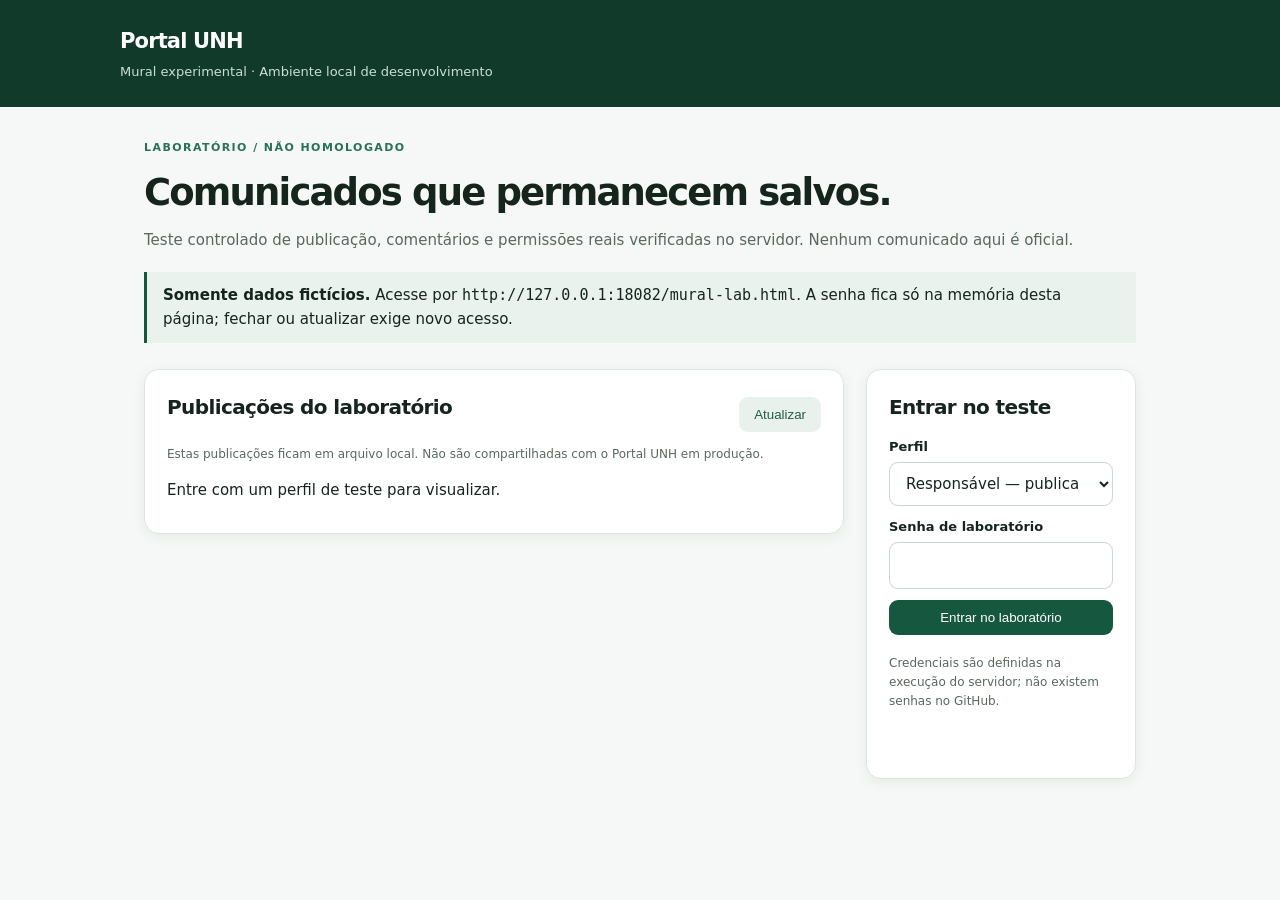
<file: src/main/resources/static/mural-lab.html>
<!doctype html>
<html lang="pt-BR">
<head>
<meta charset="utf-8">
<meta name="viewport" content="width=device-width,initial-scale=1">
<meta name="robots" content="noindex,nofollow">
<title>Mural de laboratório | Portal UNH</title>
<style>
:root{color-scheme:light;--ink:#15251e;--muted:#59685f;--green:#165740;--line:#dce6e0;--bg:#f5f8f6}
*{box-sizing:border-box}body{margin:0;background:var(--bg);color:var(--ink);font:15px/1.55 system-ui,"Segoe UI",sans-serif}
header{background:#123a2b;color:white;padding:25px max(calc((100% - 1040px)/2),24px)}
header strong{font-size:21px;letter-spacing:-.04em} header p{margin:4px 0 0;color:#c9dfd4;font-size:13px}
main{max-width:1040px;margin:32px auto;padding:0 24px 56px}
h1{font-size:clamp(27px,4vw,37px);letter-spacing:-.05em;margin:0}h2{font-size:20px;letter-spacing:-.03em;margin:0 0 14px}
p{margin:8px 0} .muted{color:var(--muted)}.small{font-size:12px}.eyebrow{letter-spacing:.13em;font-size:11px;font-weight:800;color:#28715b}
.notice{border-left:3px solid var(--green);padding:12px 16px;background:#e9f2ed;margin:20px 0 26px}
.layout{display:grid;grid-template-columns:minmax(0,1fr) 270px;gap:22px;align-items:start}
section,.card{background:white;border:1px solid var(--line);border-radius:15px;padding:22px;box-shadow:0 3px 14px #193b2510}
.stack{display:grid;gap:16px}.row{display:flex;align-items:center;justify-content:space-between;gap:8px;flex-wrap:wrap}
label{display:block;font-size:13px;font-weight:650;margin-bottom:5px}
input,select,textarea{width:100%;padding:11px 12px;border:1px solid #c9d8d0;border-radius:9px;background:#fff;font:inherit;color:inherit}
input:focus,select:focus,textarea:focus{outline:2px solid #75bda0;outline-offset:1px}
button{cursor:pointer;border:0;background:var(--green);color:white;padding:10px 15px;border-radius:9px;font:600 13px/1.3 inherit}
button.secondary{background:#e9f1ec;color:#235c45}
button.danger{background:#fff0ed;color:#8b2b27}
button:disabled{opacity:.55;cursor:not-allowed}
fieldset{border:0;padding:0;margin:0}form{display:grid;gap:11px}
article{padding:20px;background:#fff;border:1px solid var(--line);border-radius:14px}
article h3{margin:8px 0;font-size:19px;letter-spacing:-.025em}article p{white-space:pre-wrap;overflow-wrap:anywhere}
.meta{color:#61746b;font-size:12px}.comment{background:#f6f8f7;padding:10px 12px;border-radius:10px;margin-top:9px}
.comment p{margin:4px 0}.tag{font-size:11px;color:#336e58;background:#e7f2eb;border-radius:99px;padding:3px 9px}
#feedback{min-height:22px;font-weight:600}#feedback[role=alert]{color:#a12424}
#feed{display:grid;gap:12px}.inline{display:flex;gap:7px;flex-wrap:wrap}.inline button{padding:7px 10px}
@media(max-width:760px){.layout{grid-template-columns:1fr}header{padding:25px 24px}}
</style>
<script src="js/mural-lab.js?v=20261020-1" defer></script>
</head>
<body>
<header><strong>Portal UNH</strong><p>Mural experimental · Ambiente local de desenvolvimento</p></header>
<main>
  <p class="eyebrow">LABORATÓRIO / NÃO HOMOLOGADO</p>
  <h1>Comunicados que permanecem salvos.</h1>
  <p class="muted">Teste controlado de publicação, comentários e permissões reais verificadas no servidor. Nenhum comunicado aqui é oficial.</p>
  <div class="notice"><strong>Somente dados fictícios.</strong> Acesse por <code>http://127.0.0.1:18082/mural-lab.html</code>. A senha fica só na memória desta página; fechar ou atualizar exige novo acesso.</div>
  <div class="layout">
   <div class="stack">
    <section id="composer" hidden>
      <h2>Criar publicação de teste</h2>
      <form id="postForm">
        <div><label for="postTitle">Título</label><input id="postTitle" minlength="4" maxlength="90" required placeholder="Ex.: Comunicado demonstrativo"></div>
        <div><label for="postBody">Mensagem</label><textarea id="postBody" minlength="8" maxlength="1200" rows="4" required placeholder="Utilize somente informações fictícias"></textarea></div>
        <label><input type="checkbox" id="openComments" checked style="width:auto"> Permitir comentários</label>
        <div><button type="submit">Publicar no laboratório</button></div>
      </form>
    </section>
    <section>
      <div class="row"><h2>Publicações do laboratório</h2><button class="secondary" id="refresh" type="button">Atualizar</button></div>
      <p class="small muted">Estas publicações ficam em arquivo local. Não são compartilhadas com o Portal UNH em produção.</p>
      <div id="feed"><p>Entre com um perfil de teste para visualizar.</p></div>
    </section>
   </div>
   <section>
    <h2>Entrar no teste</h2>
    <form id="loginForm">
      <div><label for="role">Perfil</label>
        <select id="role"><option value="responsavel-lab">Responsável — publica e modera</option>
        <option value="colaborador-lab">Colaborador — comenta</option>
        <option value="leitor-lab">Leitor — apenas visualiza</option></select>
      </div>
      <div><label for="password">Senha de laboratório</label><input id="password" type="password" autocomplete="off" required></div>
      <button type="submit">Entrar no laboratório</button>
      <p class="small muted">Credenciais são definidas na execução do servidor; não existem senhas no GitHub.</p>
    </form>
    <div id="currentRole" class="tag" hidden></div>
    <p id="feedback" role="status" aria-live="polite"></p>
    <button id="logout" class="secondary" hidden>Encerrar acesso</button>
   </section>
  </div>
</main>
</body>
</html>
</file>
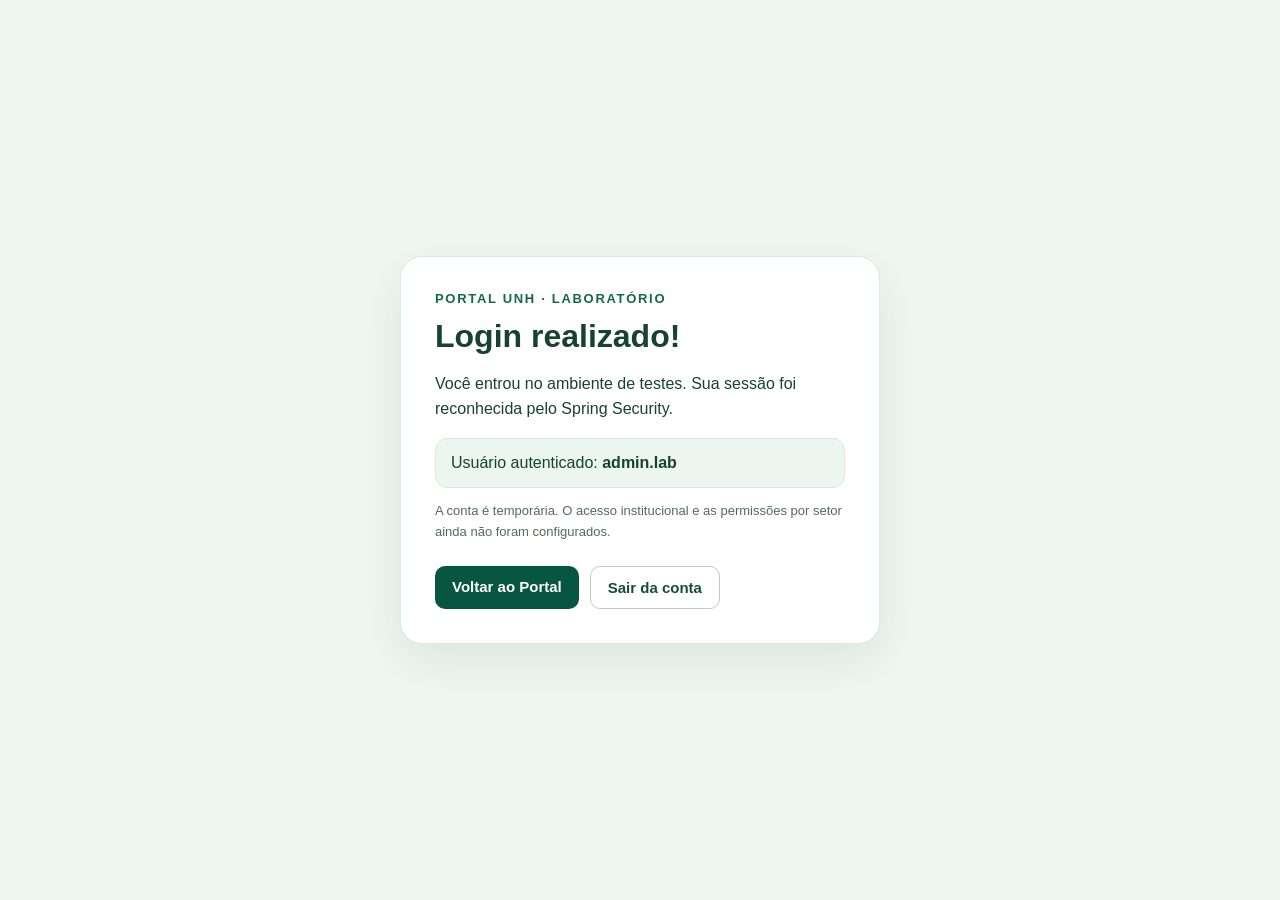
<file: src/main/resources/templates/minha-conta.html>
<!DOCTYPE html>
<html lang="pt-BR" xmlns:th="http://www.thymeleaf.org">
<head>
  <meta charset="UTF-8">
  <meta name="viewport" content="width=device-width, initial-scale=1">
  <title>Minha conta | Portal UNH</title>
  <style>
    * { box-sizing: border-box; }
    body {
      display: grid; place-items: center; min-height: 100vh; margin: 0; padding: 24px;
      background: #f0f6f2; color: #164330; font-family: "Segoe UI", Arial, sans-serif;
    }
    .card {
      width: min(100%, 480px); padding: 34px; border-radius: 22px;
      background: white; border: 1px solid #dce9e0;
      box-shadow: 0 17px 50px rgba(13,72,39,.09);
    }
    .eyebrow { font-weight: 800; font-size: 13px; letter-spacing: .13em; color: #146849; }
    h1 { margin: 12px 0; font-size: 32px; line-height: 1.16; }
    p { font-size: 16px; line-height: 1.6; }
    .identity { padding: 15px; background: #ecf5ef; border: 1px solid #d8e9de; border-radius: 12px; }
    .identity strong { overflow-wrap: anywhere; }
    .actions { display: flex; flex-wrap: wrap; gap: 11px; margin-top: 24px; }
    a, button {
      display: inline-block; border-radius: 10px; padding: 12px 17px;
      font: inherit; font-weight: 700; font-size: 15px; cursor: pointer;
    }
    a { background: #075641; color: #fff; text-decoration: none; }
    button { border: 1px solid #b9d1c1; background: white; color: #174c38; }
    a:focus-visible, button:focus-visible { outline: 3px solid #28a878; outline-offset: 3px; }
    .note { color: #546b5b; font-size: 13px; }
  </style>
</head>
<body>
  <main class="card">
    <div class="eyebrow">PORTAL UNH · LABORATÓRIO</div>
    <h1>Login realizado!</h1>
    <p>Você entrou no ambiente de testes. Sua sessão foi reconhecida pelo Spring Security.</p>
    <div class="identity">Usuário autenticado: <strong th:text="${userName}">admin.lab</strong></div>
    <p class="note">A conta é temporária. O acesso institucional e as permissões por setor ainda não foram configurados.</p>
    <div class="actions">
      <a th:href="@{/}">Voltar ao Portal</a>
      <form th:action="@{/logout}" method="post">
        <input type="hidden" th:name="${_csrf.parameterName}" th:value="${_csrf.token}">
        <button type="submit">Sair da conta</button>
      </form>
    </div>
  </main>
</body>
</html>
</file>
<file: css/styles.css>
:root{
  --bg:#f2f4f3;
  --surface:#ffffff;
  --surface-soft:#eef2f0;
  --ink:#202522;
  --muted:#68706c;
  --line:#dde2df;
  --sidebar:#26312d;
  --sidebar-soft:#34423d;
  --accent:#0f6b4f;
  --accent-dark:#0a563f;
  --accent-soft:#e8f4ef;
  --shadow:0 12px 32px rgba(33,42,38,.055);
}
*{box-sizing:border-box}
html{scroll-behavior:smooth}
body{
  margin:0;background:var(--bg);color:var(--ink);
  font-family:"Inter","Segoe UI",sans-serif;font-size:15px;line-height:1.55;
  -webkit-font-smoothing:antialiased
}
button,input{font:inherit}
button{cursor:pointer}
svg{display:block}
.app-shell{min-height:100vh;display:grid;grid-template-columns:196px minmax(0,1fr)}

.sidebar{
  position:sticky;top:0;height:100vh;padding:26px 16px;
  background:var(--sidebar);color:#fff;display:flex;flex-direction:column;z-index:30
}
.brand{display:flex;align-items:center;gap:12px;padding:0 8px 34px}
.brand strong{max-width:112px;font-size:14px;line-height:1.25;letter-spacing:-.02em;font-weight:600}
.brand-symbol{
  width:34px;height:34px;border-radius:10px;
  display:grid;grid-template-columns:repeat(2,6px);grid-template-rows:repeat(2,6px);
  place-content:center;gap:4px;background:var(--accent);flex:0 0 34px
}
.brand-symbol i{display:block;width:6px;height:6px;border-radius:2px;background:#fff}
.brand-symbol i:last-child{opacity:.45}

.nav{display:grid;gap:8px}
.nav-item{
  width:100%;border:1px solid rgba(255,255,255,.055);border-radius:11px;
  background:rgba(255,255,255,.035);color:#a4abba;
  padding:11px 12px;display:flex;align-items:center;gap:11px;text-align:left;
  font-size:13px;font-weight:600;transition:.18s
}
.nav-item svg{width:17px;height:17px;fill:currentColor;flex:0 0 17px}
.nav-item:hover{color:#fff;background:rgba(255,255,255,.075);border-color:rgba(255,255,255,.09)}
.nav-item.active{
  color:#fff;background:var(--accent);border-color:var(--accent);
  box-shadow:0 8px 18px rgba(15,107,79,.18)
}
.nav-item.active::after{content:"";width:5px;height:5px;border-radius:50%;background:#fff;margin-left:auto;opacity:.9}

.main{min-width:0}
.topbar{
  min-height:76px;padding:0 34px;border-bottom:1px solid var(--line);
  background:rgba(246,247,250,.92);backdrop-filter:blur(16px);
  display:flex;align-items:center;gap:16px;position:sticky;top:0;z-index:20
}
.topbar h1{margin:0;font-size:22px;letter-spacing:-.04em;font-weight:600}
.topbar .primary-button{margin-left:auto}
.menu-button{display:none;border:0;background:#fff;font-size:20px;padding:7px 9px;border-radius:9px;box-shadow:0 1px 0 rgba(0,0,0,.04)}
.primary-button{
  min-height:42px;padding:0 17px;border:0;border-radius:10px;background:var(--accent);
  color:#fff;font-weight:600;box-shadow:0 8px 18px rgba(15,107,79,.14);transition:.18s
}
.primary-button:hover:not(:disabled){background:var(--accent-dark);transform:translateY(-1px)}
.primary-button:disabled{opacity:.38;cursor:not-allowed;box-shadow:none}
.primary-button.full{width:100%;margin-top:10px}

.content{max-width:1360px;margin:0 auto;padding:32px 34px 64px;display:grid;gap:24px}
.section-anchor{scroll-margin-top:94px}

.summary{
  padding:30px;border:1px solid var(--line);border-radius:20px;background:#fff;box-shadow:var(--shadow)
}
.summary-heading h2{margin:0;font-size:26px;letter-spacing:-.04em;font-weight:600}
.summary-heading p{margin:8px 0 0;color:var(--muted);font-size:14px}
.summary-grid{
  display:grid;grid-template-columns:repeat(3,1fr);gap:1px;margin-top:26px;
  background:var(--line);border:1px solid var(--line);border-radius:14px;overflow:hidden
}
.summary-item{min-height:142px;padding:23px;background:#fff}
.summary-item:first-child{background:var(--surface-soft)}
.summary-item span{display:block;color:var(--muted);font-size:13px;font-weight:500}
.summary-item strong{display:block;margin-top:12px;font-size:34px;letter-spacing:-.05em;font-weight:600}
.summary-item small{display:block;margin-top:2px;color:var(--muted);font-size:12px}
.summary-text{font-size:18px!important;line-height:1.35;letter-spacing:-.025em!important;max-width:230px}

.equipment-section{display:grid;gap:15px}
.section-title{display:flex;align-items:flex-end;justify-content:space-between;gap:20px;padding:4px 2px 2px}
.section-title h2{margin:0;font-size:28px;letter-spacing:-.045em;font-weight:600}
.section-title p{margin:6px 0 0;color:var(--muted);font-size:14px}
.search-box{width:min(310px,100%);height:42px;border:1px solid var(--line);border-radius:10px;background:#fff;padding:0 13px}
.search-box input{width:100%;height:100%;border:0;outline:0;background:transparent;color:var(--ink);font-size:13px}

.equipment-cards{display:grid;grid-template-columns:repeat(3,1fr);gap:14px}
.equipment-card{
  min-height:210px;padding:24px;border:1px solid var(--line);
  border-radius:18px;background:#fff;transition:.18s;box-shadow:0 3px 12px rgba(28,31,45,.025)
}
.equipment-card:hover{transform:translateY(-2px);box-shadow:var(--shadow)}
.equipment-card h3{margin:0;max-width:92%;font-size:18px;line-height:1.32;letter-spacing:-.03em;font-weight:600}
.equipment-card .serial{margin-top:8px;color:var(--accent);font-size:13px;font-weight:600}
.equipment-card .reading{margin-top:30px}
.equipment-card .reading span{display:block;color:var(--muted);font-size:12px}
.equipment-card .reading strong{display:block;margin-top:3px;font-size:32px;letter-spacing:-.05em;font-weight:600}
.equipment-card .product{margin-top:9px;color:var(--muted);font-size:12px}

.panel{background:#fff;border:1px solid var(--line);border-radius:18px;padding:26px;box-shadow:var(--shadow)}
.panel-heading{margin-bottom:18px}
.panel-heading h3{margin:0;font-size:20px;letter-spacing:-.03em;font-weight:600}
.table-wrap{overflow-x:auto}
table{width:100%;border-collapse:collapse;min-width:980px}
th,td{padding:15px 12px;border-bottom:1px solid #eceef2;text-align:left;font-size:12px}
th{color:#727787;font-size:11px;font-weight:600}
td{color:#4d5261}
td strong{color:var(--ink);font-weight:600}
td small{display:block;color:#9095a3;margin-top:3px;font-size:10px}

.upload-section{
  display:grid;grid-template-columns:.95fr 1.05fr;gap:38px;padding:34px;border:1px solid var(--line);
  border-radius:20px;background:#fff;box-shadow:var(--shadow)
}
.upload-copy{align-self:center}
.upload-copy h2{margin:0;font-size:30px;letter-spacing:-.045em;font-weight:600}
.upload-copy p{max-width:620px;margin:14px 0 0;color:var(--muted);font-size:14px;line-height:1.75}
.upload-panel{padding:16px;border-radius:15px;background:#f7f7fa}
.dropzone{
  min-height:220px;border:1.5px dashed #c7cad5;border-radius:13px;background:#fff;
  display:grid;place-items:center;align-content:center;gap:8px;text-align:center;padding:24px;transition:.18s
}
.dropzone:hover,.dropzone.dragging{border-color:var(--accent);background:#f7f9f8}
.upload-glyph{
  width:48px;height:48px;border-radius:14px;background:var(--accent-soft);color:var(--accent);
  display:grid;place-items:center;font-size:22px;font-weight:700
}
.dropzone strong{font-size:15px}
.dropzone span{color:var(--muted);font-size:13px}

.toast{
  position:fixed;right:24px;bottom:24px;z-index:70;width:min(390px,calc(100vw - 36px));
  padding:15px 17px;border-radius:13px;background:#171820;color:#fff;
  box-shadow:0 20px 50px rgba(10,12,20,.24);display:flex;gap:12px;
  opacity:0;transform:translateY(16px);pointer-events:none;transition:.25s
}
.toast.visible{opacity:1;transform:translateY(0)}
.toast>span{width:25px;height:25px;border-radius:50%;background:var(--accent);display:grid;place-items:center;font-weight:900}
.toast strong{font-size:12px}.toast p{margin:4px 0 0;color:#b8bcc8;font-size:11px}

@media(max-width:1180px){.equipment-cards{grid-template-columns:1fr 1fr}}
@media(max-width:980px){
  .app-shell{grid-template-columns:74px minmax(0,1fr)}
  .brand strong,.nav-item span{display:none}
  .brand{justify-content:center;padding-inline:0}
  .nav-item{justify-content:center;padding:11px}
  .nav-item.active::after{display:none}
}
@media(max-width:780px){
  .app-shell{display:block}
  .sidebar{position:fixed;left:0;width:196px;transform:translateX(-105%);transition:.22s;box-shadow:16px 0 45px rgba(0,0,0,.18)}
  .sidebar.open{transform:translateX(0)}
  .brand strong,.nav-item span{display:block}
  .nav-item{justify-content:flex-start}
  .menu-button{display:block}
  .topbar{padding:0 18px}
  .content{padding:22px 18px 46px}
  .summary-grid,.equipment-cards{grid-template-columns:1fr}
  .upload-section{grid-template-columns:1fr}
  .section-title{align-items:flex-start;flex-direction:column}
  .search-box{width:100%}
}
@media(max-width:560px){
  .topbar .primary-button{display:none}
  .summary,.panel,.upload-section{padding:22px}
}

/* ESG */
a.nav-item{text-decoration:none}
.link-button{text-decoration:none;display:inline-flex;align-items:center;justify-content:center}

.esg-preview{
  display:grid;grid-template-columns:minmax(0,1.15fr) minmax(380px,.85fr);
  gap:28px;align-items:center;padding:30px;border:1px solid var(--line);
  border-radius:20px;background:#fff;box-shadow:var(--shadow)
}
.esg-preview-copy h2{margin:0;font-size:27px;letter-spacing:-.04em;font-weight:600}
.esg-preview-copy p{max-width:620px;margin:10px 0 18px;color:var(--muted);font-size:14px;line-height:1.7}
.esg-link{
  display:inline-flex;align-items:center;gap:9px;color:var(--accent);
  text-decoration:none;font-size:13px;font-weight:600
}
.esg-link span{transition:.18s}
.esg-link:hover span{transform:translateX(3px)}
.esg-preview-data{
  display:grid;grid-template-columns:1fr 1fr;border:1px solid var(--line);
  border-radius:14px;overflow:hidden;background:var(--line);gap:1px
}
.esg-preview-data article{min-height:126px;padding:21px;background:#fff}
.esg-preview-data article:last-child{background:var(--surface-soft)}
.esg-preview-data span,.esg-preview-data strong,.esg-preview-data small{display:block}
.esg-preview-data span{color:var(--muted);font-size:12px}
.esg-preview-data strong{margin-top:9px;font-size:29px;letter-spacing:-.05em;font-weight:600}
.esg-preview-data small{margin-top:2px;color:var(--muted);font-size:11px}

.esg-page-content{max-width:1180px}
.esg-hero{
  padding:34px;border:1px solid #d9e4df;border-radius:20px;
  background:linear-gradient(135deg,#fff,#f1f4f2);box-shadow:var(--shadow)
}
.esg-hero h2{max-width:760px;margin:0;font-size:38px;line-height:1.08;letter-spacing:-.055em;font-weight:600}
.esg-hero p{max-width:760px;margin:14px 0 0;color:var(--muted);font-size:14px;line-height:1.75}
.esg-metrics{display:grid;grid-template-columns:repeat(3,1fr);gap:14px}
.esg-metric{
  padding:24px;border:1px solid var(--line);border-radius:16px;background:#fff;box-shadow:0 3px 12px rgba(28,31,45,.025)
}
.esg-metric.accent{background:var(--surface-soft);border-color:#d9e4df}
.esg-metric span,.esg-metric strong,.esg-metric small{display:block}
.esg-metric span{color:var(--muted);font-size:12px}
.esg-metric strong{margin-top:10px;font-size:31px;letter-spacing:-.05em;font-weight:600}
.esg-metric strong.text{font-size:18px;line-height:1.35;letter-spacing:-.02em}
.esg-metric small{margin-top:4px;color:var(--muted);font-size:11px}

.method-grid{display:grid;grid-template-columns:1fr 1fr;gap:14px}
.method-list{display:grid}
.method-row{
  display:grid;grid-template-columns:minmax(170px,.6fr) 1.4fr;gap:20px;
  padding:16px 0;border-bottom:1px solid var(--line)
}
.method-row:last-child{border-bottom:0}
.method-row strong{font-size:13px;font-weight:600}
.method-row p{margin:0;color:var(--muted);font-size:13px;line-height:1.6}
.governance-list{display:grid;gap:12px}
.governance-item{padding:16px;border-radius:12px;background:#f8f8fb}
.governance-item strong{display:block;font-size:13px}
.governance-item p{margin:5px 0 0;color:var(--muted);font-size:12px;line-height:1.55}

@media(max-width:980px){
  .esg-preview{grid-template-columns:1fr}
  .esg-metrics,.method-grid{grid-template-columns:1fr}
}
@media(max-width:680px){
  .esg-preview-data{grid-template-columns:1fr}
  .method-row{grid-template-columns:1fr;gap:6px}
  .esg-hero{padding:25px}
  .esg-hero h2{font-size:31px}
}


/* Detalhes dos relatórios */
.report-details-grid{display:grid;gap:12px}
.report-detail{
  border:1px solid var(--line);border-radius:16px;background:#fff;overflow:hidden;
  box-shadow:0 3px 12px rgba(28,31,45,.025)
}
.report-detail summary{
  list-style:none;display:flex;align-items:center;justify-content:space-between;gap:20px;
  min-height:76px;padding:18px 22px;cursor:pointer
}
.report-detail summary::-webkit-details-marker{display:none}
.report-detail summary>div{display:grid;gap:3px}
.report-detail summary strong{font-size:15px;font-weight:600}
.report-detail summary span{color:var(--muted);font-size:12px}
.detail-open{color:var(--accent)!important;font-weight:600}
.report-detail[open] .detail-open{font-size:0}
.report-detail[open] .detail-open::after{content:"Ocultar detalhes";font-size:12px}
.report-detail-body{
  display:grid;grid-template-columns:repeat(3,1fr);gap:20px;
  padding:0 22px 22px;border-top:1px solid var(--line)
}
.detail-group{padding-top:20px}
.detail-group h4{margin:0 0 11px;font-size:13px;font-weight:600}
.detail-list{display:grid}
.detail-list div{
  min-height:38px;display:flex;align-items:center;justify-content:space-between;gap:14px;
  border-bottom:1px solid #f0f1f4
}
.detail-list span{color:var(--muted);font-size:11px}
.detail-list strong{font-size:12px;font-weight:600;text-align:right}
.detail-note{
  grid-column:1/-1;margin:0;padding:12px 14px;border-radius:10px;
  background:#f8f8fb;color:var(--muted);font-size:11px
}
@media(max-width:980px){.report-detail-body{grid-template-columns:1fr 1fr}}
@media(max-width:680px){
  .report-detail summary{align-items:flex-start;flex-direction:column;gap:8px}
  .report-detail-body{grid-template-columns:1fr}
}


/* Histórico de leituras */
.history-panel{display:grid;gap:14px}
.history-heading{display:flex;align-items:flex-end;justify-content:space-between;gap:20px;padding:4px 2px}
.history-heading h3{margin:0;font-size:22px;letter-spacing:-.035em;font-weight:600}
.history-heading p{max-width:760px;margin:6px 0 0;color:var(--muted);font-size:13px;line-height:1.6}
.history-card{
  border:1px solid var(--line);border-radius:18px;background:#fff;
  overflow:hidden;box-shadow:0 3px 12px rgba(28,31,45,.025)
}
.history-card-head{
  min-height:74px;padding:18px 22px;display:flex;align-items:center;
  justify-content:space-between;gap:20px;border-bottom:1px solid var(--line)
}
.history-card-head>div{display:grid;gap:3px}
.history-card-head strong{font-size:15px;font-weight:600}
.history-card-head span{color:var(--muted);font-size:12px}
.history-status{
  padding:6px 9px;border-radius:8px;background:var(--accent-soft);
  color:var(--accent)!important;font-size:11px!important;font-weight:600
}
.muted-status{background:#f2f3f6!important;color:#7a7f8e!important}
.history-table-wrap{overflow-x:auto}
.history-table{min-width:850px}
.history-table th,.history-table td{padding:13px 15px}
.history-table th:first-child,.history-table td:first-child{padding-left:22px}
.history-table th:last-child,.history-table td:last-child{padding-right:22px}
.latest-row{background:#f7f9f8}
.delta{color:var(--accent);font-weight:600}
.history-foot{
  padding:12px 22px;background:#f6f8f7;color:var(--muted);
  font-size:11px;line-height:1.55;border-top:1px solid var(--line)
}
.single-reading-grid{
  display:grid;grid-template-columns:repeat(3,1fr);gap:1px;background:var(--line)
}
.single-reading-grid>div{padding:18px 22px;background:#fff}
.single-reading-grid span,.single-reading-grid strong{display:block}
.single-reading-grid span{color:var(--muted);font-size:11px}
.single-reading-grid strong{margin-top:5px;font-size:20px;letter-spacing:-.035em;font-weight:600}
@media(max-width:780px){.single-reading-grid{grid-template-columns:1fr 1fr}}
@media(max-width:520px){.single-reading-grid{grid-template-columns:1fr}}



/* Comparação mensal */
.month-comparison{
  padding:30px;border:1px solid var(--line);border-radius:20px;background:#fff;box-shadow:var(--shadow)
}
.month-comparison-heading{margin-bottom:20px}
.month-comparison-heading h2{margin:0;font-size:26px;letter-spacing:-.04em;font-weight:600}
.month-comparison-heading p{max-width:850px;margin:7px 0 0;color:var(--muted);font-size:13px;line-height:1.65}

.monthly-contract-grid{
  display:grid;grid-template-columns:repeat(3,1fr);gap:1px;
  border:1px solid var(--line);border-radius:14px;overflow:hidden;background:var(--line)
}
.monthly-kpi{padding:21px;background:#fff}
.monthly-kpi.accent-kpi{background:var(--surface-soft)}
.monthly-kpi span,.monthly-kpi strong,.monthly-kpi small{display:block}
.monthly-kpi span{color:var(--muted);font-size:12px}
.monthly-kpi strong{margin-top:7px;font-size:31px;letter-spacing:-.05em;font-weight:600}
.monthly-kpi small{margin-top:2px;color:var(--muted);font-size:11px}

.calculation-panel{
  margin-top:18px;border:1px solid var(--line);border-radius:16px;overflow:hidden;background:#fff
}
.calculation-head{padding:18px 20px;background:#f6f8f7;border-bottom:1px solid var(--line)}
.calculation-head>div{display:grid;gap:3px}
.calculation-head strong{font-size:14px}
.calculation-head span{color:var(--muted);font-size:11px}
.calculation-row{
  display:grid;grid-template-columns:minmax(210px,1.5fr) .75fr 28px .75fr .9fr;
  align-items:center;gap:14px;padding:17px 20px;border-bottom:1px solid var(--line)
}
.calc-device{display:grid;gap:3px}
.calc-device strong{font-size:13px}
.calc-device span{color:var(--muted);font-size:11px}
.calc-number,.calc-result{display:grid;gap:2px}
.calc-number span,.calc-result span{color:var(--muted);font-size:10px}
.calc-number strong{font-size:17px;letter-spacing:-.025em}
.calc-result{
  padding:10px 12px;border-radius:10px;background:var(--accent-soft)
}
.calc-result strong{color:var(--accent);font-size:18px;letter-spacing:-.03em}
.calc-symbol{text-align:center;color:#9a9eaa}
.calculation-total{
  padding:17px 20px;display:flex;align-items:center;justify-content:flex-end;gap:16px;background:#f6f8f7
}
.calculation-total span{color:var(--muted);font-size:11px}
.calculation-total strong{font-size:18px;letter-spacing:-.03em}

.comparison-note{
  margin-top:14px;padding:14px 16px;border-radius:12px;background:#f7f7fa;
  display:flex;gap:7px;align-items:flex-start;font-size:11px;line-height:1.55
}
.comparison-note strong{flex:0 0 auto}
.comparison-note span{color:var(--muted)}

@media(max-width:900px){
  .monthly-contract-grid{grid-template-columns:1fr}
  .calculation-row{grid-template-columns:1fr 1fr}
  .calc-device{grid-column:1/-1}
  .calc-symbol{display:none}
  .calc-result{grid-column:1/-1}
  .calculation-total{justify-content:space-between}
}
@media(max-width:520px){
  .calculation-row{grid-template-columns:1fr}
  .calc-device,.calc-result{grid-column:auto}
  .calculation-total{align-items:flex-start;flex-direction:column;gap:4px}
}


/* Visão gerencial didática */
.eyebrow{
  display:block;margin-bottom:7px;color:var(--accent);font-size:11px;
  font-weight:700;letter-spacing:.06em;text-transform:uppercase
}
.executive-summary .summary-heading h2{max-width:860px;font-size:30px;line-height:1.18}
.usage-progress{margin-top:24px;padding:18px 20px;border-radius:14px;background:#f8f8fb}
.usage-progress-head,.usage-progress-foot{display:flex;justify-content:space-between;gap:16px}
.usage-progress-head span{color:var(--muted);font-size:12px}
.usage-progress-head strong{font-size:14px}
.usage-track{height:10px;margin:10px 0;border-radius:999px;background:#e6e7ed;overflow:hidden}
.usage-track span{display:block;height:100%;border-radius:inherit;background:var(--accent)}
.usage-progress-foot{color:var(--muted);font-size:11px}
.executive-kpis{grid-template-columns:repeat(4,1fr)}
.executive-kpis .summary-item:first-child{background:#fff}
.executive-kpis .summary-item:nth-child(2){background:var(--surface-soft)}

.usage-ranking{
  padding:30px;border:1px solid var(--line);border-radius:20px;background:#fff;box-shadow:var(--shadow)
}
.simple-title{align-items:flex-start}
.ranking-grid{display:grid;grid-template-columns:repeat(3,1fr);gap:14px;margin-top:20px}
.ranking-card{
  padding:20px;border:1px solid var(--line);border-radius:16px;background:#fff
}
.ranking-card.top-use{border-color:#d3e1db;background:#f7f9f8}
.ranking-card-head{display:flex;align-items:flex-start;justify-content:space-between;gap:16px}
.ranking-card-head>div{display:grid;gap:3px}
.rank-label{color:var(--muted);font-size:10px;font-weight:600}
.ranking-card-head>div>strong{font-size:14px}
.ranking-card-head small{color:var(--muted);font-size:10px}
.ranking-value{font-size:27px;letter-spacing:-.05em}
.ranking-value.text-value{max-width:110px;font-size:13px;line-height:1.35;text-align:right}
.ranking-bar{height:8px;margin:20px 0 10px;border-radius:999px;background:#ececf1;overflow:hidden}
.ranking-bar span{display:block;height:100%;border-radius:inherit;background:var(--accent)}
.ranking-meta{display:flex;justify-content:space-between;gap:12px;color:var(--muted);font-size:10px}
.new-device-message{margin:18px 0 14px;padding:13px;border-radius:10px;background:#f7f7fa}
.new-device-message strong,.new-device-message span{display:block}
.new-device-message strong{font-size:12px}
.new-device-message span{margin-top:4px;color:var(--muted);font-size:10px;line-height:1.5}
.ranking-conclusion{
  margin-top:14px;padding:14px 16px;border-radius:12px;background:#f7f7fa;
  display:flex;gap:7px;font-size:11px;line-height:1.55
}
.ranking-conclusion span{color:var(--muted)}

.month-status-grid{display:grid;grid-template-columns:repeat(3,1fr);gap:14px}
.month-status-card{
  min-height:190px;padding:20px;border:1px solid var(--line);border-radius:15px;background:#fff
}
.month-status-card.available{background:var(--surface-soft);border-color:#d3e1db}
.month-name{display:block;color:var(--muted);font-size:11px}
.month-status-card>strong{display:block;margin-top:10px;font-size:21px;letter-spacing:-.035em}
.month-status-card p{margin:8px 0 16px;color:var(--muted);font-size:11px;line-height:1.55}
.status-pill{display:inline-flex;padding:6px 9px;border-radius:8px;font-size:10px;font-weight:600}
.status-pill.good{background:var(--accent-soft);color:var(--accent)}
.status-pill.neutral{background:#f0f1f4;color:#737887}
.month-answer{
  margin-top:14px;padding:18px 20px;border-radius:14px;background:#171820;color:#fff
}
.month-answer strong,.month-answer span{display:block}
.month-answer strong{font-size:14px}
.month-answer span{margin-top:5px;color:#c8cbd4;font-size:11px;line-height:1.6}
.calculation-explainer{margin-top:14px;border:1px solid var(--line);border-radius:14px;background:#fff;overflow:hidden}
.calculation-explainer summary{padding:16px 18px;cursor:pointer;font-size:12px;font-weight:600}
.calculation-explainer .calculation-panel{margin:0;border:0;border-top:1px solid var(--line);border-radius:0}

.equipment-state{
  display:inline-flex;margin-bottom:13px;padding:5px 8px;border-radius:7px;
  background:#f1f2f5;color:#737887;font-size:9px;font-weight:700
}
.highlight-state{background:var(--accent-soft);color:var(--accent)}
.equipment-card .reading{margin-top:22px}
.equipment-card .reading .reading-text{font-size:18px;line-height:1.3;letter-spacing:-.03em}
.card-secondary-data{
  margin-top:16px;padding-top:13px;border-top:1px solid var(--line);
  display:flex;align-items:baseline;justify-content:space-between;gap:12px
}
.card-secondary-data span{color:var(--muted);font-size:10px}
.card-secondary-data strong{font-size:13px}
.new-equipment-card{background:#fafbfc}

@media(max-width:1100px){
  .executive-kpis{grid-template-columns:1fr 1fr}
  .ranking-grid{grid-template-columns:1fr}
}
@media(max-width:850px){
  .month-status-grid{grid-template-columns:1fr}
}
@media(max-width:560px){
  .executive-kpis{grid-template-columns:1fr}
  .ranking-meta{flex-direction:column}
}

.month-readings-list{
  display:grid;gap:8px;margin:14px 0
}
.month-readings-list>div{
  display:grid;grid-template-columns:1fr auto;grid-template-areas:
    "serial value"
    "note note";
  gap:2px 12px;padding:10px 12px;border:1px solid var(--line);
  border-radius:10px;background:#fff
}
.month-readings-list span{grid-area:serial;font-size:11px;font-weight:600}
.month-readings-list strong{grid-area:value;font-size:14px;letter-spacing:-.02em}
.month-readings-list small{grid-area:note;color:var(--muted);font-size:9px}


/* Linha do tempo mensal */
.timeline-table-wrap{
  overflow-x:auto;border:1px solid var(--line);border-radius:16px;background:#fff
}
.timeline-table{min-width:980px}
.timeline-table th{background:#f6f8f7}
.timeline-table th,.timeline-table td{padding:15px 16px}
.timeline-table td strong,.timeline-table td small{display:block}
.timeline-table td strong{font-size:13px}
.timeline-table td small{margin-top:3px;color:var(--muted);font-size:9px}
.timeline-table .baseline-month{background:#fcfcfd}
.timeline-table .closed-month{background:#f7f9f8}
.timeline-table .future-month{background:#fafbfc}
.pending-value{color:var(--muted);font-size:10px}
.month-comparison-explainer{
  display:grid;grid-template-columns:1fr 1fr;gap:12px;margin-top:14px
}
.month-comparison-explainer>div{
  padding:14px 16px;border-radius:12px;background:#f7f7fa
}
.month-comparison-explainer strong,.month-comparison-explainer span{display:block}
.month-comparison-explainer strong{font-size:12px}
.month-comparison-explainer span{margin-top:4px;color:var(--muted);font-size:10px;line-height:1.55}
@media(max-width:760px){
  .month-comparison-explainer{grid-template-columns:1fr}
}


/* Central de Sistemas UNH */
.brand-link{text-decoration:none;color:#fff}
.unh-symbol{
  display:grid;place-items:center;background:#fff;color:var(--sidebar);
  font-size:10px;font-weight:800;letter-spacing:-.03em
}
.central-link{margin-bottom:5px}

.portal-body{background:#f4f6f5}
.systems-portal{min-height:100vh}
.portal-header{
  min-height:82px;padding:0 6vw;background:#0d4d3b;color:#fff;
  display:flex;align-items:center;border-bottom:1px solid rgba(255,255,255,.08)
}
.portal-brand{display:flex;align-items:center;gap:14px}
.portal-mark{
  width:42px;height:42px;border-radius:12px;background:#fff;color:#0d4d3b;
  display:grid;place-items:center;font-size:12px;font-weight:800
}
.portal-brand>div:last-child{display:grid;gap:2px}
.portal-brand strong{font-size:14px;font-weight:600}
.portal-brand span{color:rgba(255,255,255,.68);font-size:11px}

.portal-hero{
  padding:64px 6vw 54px;background:linear-gradient(135deg,#0d4d3b 0%,#123f34 100%);
  color:#fff
}
.portal-hero-copy{max-width:780px}
.portal-kicker{
  display:block;margin-bottom:10px;color:#8fd2b8;font-size:11px;
  font-weight:700;letter-spacing:.08em;text-transform:uppercase
}
.portal-hero h1{
  margin:0;max-width:760px;font-size:48px;line-height:1.04;
  letter-spacing:-.055em;font-weight:600
}
.portal-hero p{
  max-width:700px;margin:18px 0 0;color:rgba(255,255,255,.72);
  font-size:15px;line-height:1.7
}

.systems-section{max-width:1280px;margin:0 auto;padding:44px 6vw 70px}
.systems-section-head{
  display:flex;align-items:flex-end;justify-content:space-between;gap:20px;margin-bottom:22px
}
.systems-section-head h2{margin:0;font-size:28px;letter-spacing:-.04em;font-weight:600}
.systems-count{
  padding:7px 10px;border:1px solid #dce5e1;border-radius:9px;
  background:#fff;color:#66746e;font-size:11px
}
.systems-grid{display:grid;grid-template-columns:repeat(3,minmax(0,1fr));gap:16px}
.system-card{
  min-height:300px;padding:24px;border:1px solid #dfe6e3;border-radius:18px;
  background:#fff;color:var(--ink);text-decoration:none;display:flex;flex-direction:column;
  box-shadow:0 8px 28px rgba(13,77,59,.045);transition:.2s
}
.system-card:hover{
  transform:translateY(-3px);border-color:#b9d2c7;box-shadow:0 16px 36px rgba(13,77,59,.09)
}
.system-icon{
  width:48px;height:48px;border-radius:14px;background:#e8f4ef;color:#0f6b4f;
  display:grid;place-items:center
}
.system-icon svg{width:23px;height:23px;fill:currentColor}
.system-card-copy{margin-top:28px}
.system-status{
  display:inline-flex;padding:5px 8px;border-radius:7px;background:#e8f4ef;
  color:#0f6b4f;font-size:9px;font-weight:700
}
.system-card h3{margin:12px 0 0;font-size:22px;letter-spacing:-.04em;font-weight:600}
.system-card p{margin:9px 0 0;color:#68736e;font-size:12px;line-height:1.65}
.system-card-footer{
  margin-top:auto;padding-top:22px;border-top:1px solid #edf0ee;
  display:flex;align-items:center;justify-content:space-between;color:#0f6b4f;
  font-size:12px;font-weight:600
}
.system-card-footer strong{font-size:18px}
.future-modules-note{
  margin-top:18px;padding:17px 19px;border:1px dashed #cfd9d5;border-radius:13px;
  background:#f8faf9;display:flex;gap:8px;align-items:flex-start
}
.future-modules-note strong{font-size:11px}
.future-modules-note span{color:#6d7974;font-size:11px;line-height:1.55}

@media(max-width:900px){
  .systems-grid{grid-template-columns:1fr 1fr}
  .portal-hero h1{font-size:40px}
}
@media(max-width:620px){
  .portal-header,.portal-hero,.systems-section{padding-left:20px;padding-right:20px}
  .portal-hero{padding-top:44px;padding-bottom:42px}
  .portal-hero h1{font-size:34px}
  .systems-section-head{align-items:flex-start;flex-direction:column}
  .systems-grid{grid-template-columns:1fr}
  .future-modules-note{flex-direction:column}
}


/* Refinamento visual UNH: verde + cinza */
:root{
  --graphite:#303936;
  --gray-50:#f7f8f8;
  --gray-100:#eef1ef;
  --gray-200:#dfe4e1;
  --gray-500:#717a76;
  --gray-700:#444c48;
}
.topbar{
  background:rgba(242,244,243,.96);
}
.sidebar{
  background:linear-gradient(180deg,#26312d 0%,#202825 100%);
}
.nav-item{
  color:#c0c7c3;
  border-color:rgba(255,255,255,.06);
  background:rgba(255,255,255,.025);
}
.nav-item:hover{
  background:rgba(255,255,255,.065);
}
.summary,.usage-ranking,.month-comparison,.panel,.upload-section,.esg-preview{
  box-shadow:0 8px 26px rgba(33,42,38,.045);
}
.ranking-card.top-use,.month-status-card.available,.latest-row{
  background:#f3f7f5;
}
.month-answer{
  background:var(--graphite);
}
.upload-panel,.new-device-message,.ranking-conclusion,
.month-comparison-explainer>div,.governance-item,.comparison-note{
  background:var(--gray-50);
}
.timeline-table th{
  background:var(--gray-50);
}
.timeline-table .baseline-month{background:#fbfcfb}
.timeline-table .closed-month{background:#f3f7f5}
.timeline-table .future-month{background:#f7f8f8}

.portal-body{background:#f1f3f2}
.portal-header{
  background:#2e3834;
  border-bottom:1px solid #46514c;
}
.portal-hero{
  background:linear-gradient(120deg,#0d4d3b 0%,#124838 58%,#343d39 100%);
}
.portal-kicker{color:#b8d6ca}
.systems-section{max-width:1240px}
.system-card{
  border-color:#dce2df;
  box-shadow:0 6px 20px rgba(34,43,39,.04);
}
.system-card:hover{
  border-color:#bfcac5;
  box-shadow:0 12px 28px rgba(34,43,39,.075);
}
.systems-count{
  border-color:#d8dfdc;
  color:#616b66;
  background:#f9faf9;
}
.future-modules-note{
  border-color:#d0d8d4;
  background:#eef1ef;
}

.portal-mark img,.unh-symbol img{
  width:100%;height:100%;display:block;object-fit:contain
}
.portal-mark{
  padding:0;overflow:hidden;background:#fff
}
.unh-symbol{
  padding:0;overflow:hidden;background:#fff
}

/* Marca UNH refinada */
.brand{gap:11px;padding:0 6px 30px}
.brand-symbol.unh-symbol{
  width:44px;height:44px;flex:0 0 44px;border-radius:13px;
  background:transparent;overflow:hidden;box-shadow:none
}
.brand-symbol.unh-symbol img{
  width:100%;height:100%;object-fit:cover;border-radius:13px
}
.brand strong{
  max-width:118px;font-size:14px;line-height:1.2;font-weight:600
}
.portal-mark{
  width:46px;height:46px;border-radius:14px;background:transparent;overflow:hidden
}
.portal-mark img{
  width:100%;height:100%;object-fit:cover;border-radius:14px
}

/* Correção definitiva da marca na lateral */
.brand-symbol.unh-symbol{
  display:block !important;
  grid-template-columns:none !important;
  grid-template-rows:none !important;
  place-content:unset !important;
  gap:0 !important;
  padding:0 !important;
  width:44px !important;
  height:44px !important;
  flex:0 0 44px !important;
  border-radius:12px;
  background:transparent !important;
  overflow:hidden;
}
.brand-symbol.unh-symbol img{
  display:block !important;
  width:44px !important;
  height:44px !important;
  max-width:none !important;
  object-fit:cover;
  border-radius:12px;
}


/* Insight mensal comparativo */
.month-insight{
  padding:24px 26px;border:1px solid var(--line);border-radius:18px;background:#fff;
  box-shadow:0 8px 26px rgba(33,42,38,.04);
  display:grid;grid-template-columns:auto minmax(0,1fr) 210px;gap:20px;align-items:center
}
.month-insight-icon{
  width:46px;height:46px;border-radius:13px;background:var(--gray-100);
  color:var(--accent);display:grid;place-items:center;font-size:22px;font-weight:700
}
.month-insight-copy h2{
  margin:0;font-size:20px;line-height:1.3;letter-spacing:-.035em;font-weight:600
}
.month-insight-copy p{
  margin:7px 0 0;color:var(--muted);font-size:12px;line-height:1.6
}
.month-insight-result{
  padding:15px 16px;border-left:1px solid var(--line);text-align:right
}
.month-insight-result span,.month-insight-result strong,.month-insight-result small{display:block}
.month-insight-result span{color:var(--muted);font-size:10px}
.month-insight-result strong{margin-top:3px;font-size:30px;letter-spacing:-.05em}
.month-insight-result small{margin-top:2px;color:var(--muted);font-size:9px;line-height:1.45}
.month-insight-example{
  grid-column:1/-1;margin-top:2px;padding-top:16px;border-top:1px solid var(--line)
}
.month-insight-example>strong{display:block;margin-bottom:10px;font-size:11px}
.insight-example-grid{display:grid;grid-template-columns:1fr 1fr;gap:10px}
.insight-example-grid>div{
  padding:12px 14px;border-radius:10px;background:var(--gray-50)
}
.insight-example-grid span{color:var(--muted);font-size:9px}
.insight-example-grid p{margin:4px 0 0;font-size:10px;line-height:1.5}
.insight-example-grid p strong{font-weight:600}
@media(max-width:850px){
  .month-insight{grid-template-columns:auto 1fr}
  .month-insight-result{
    grid-column:1/-1;border-left:0;border-top:1px solid var(--line);
    padding:14px 0 0;text-align:left
  }
  .insight-example-grid{grid-template-columns:1fr}
}
@media(max-width:560px){
  .month-insight{grid-template-columns:1fr}
  .month-insight-icon{display:none}
}


/* Estados de comparação mensal */
.month-insight-result.pending{
  background:#f5f6f6;
  border-radius:12px;
}
.month-insight-result.positive{
  background:#e9f5ef;
  border-left-color:#b9dfce;
  border-radius:12px;
}
.month-insight-result.positive strong{
  color:#0f7a55;
}
.month-insight-result.negative{
  background:#fbecec;
  border-left-color:#edc3c3;
  border-radius:12px;
}
.month-insight-result.negative strong{
  color:#b43a3a;
}
.positive-example{
  background:#edf7f2 !important;
  border:1px solid #d4eadf;
}
.positive-example span,
.positive-example p strong{
  color:#0f7a55;
}
.negative-example{
  background:#fcf0f0 !important;
  border:1px solid #f0d4d4;
}
.negative-example span,
.negative-example p strong{
  color:#b43a3a;
}


/* Regra financeira de excedente */
.executive-kpis{
  grid-template-columns:repeat(5,1fr)
}
.excess-cost-item{
  background:#fff
}
.excess-rule{
  margin-top:14px;padding:15px 17px;border:1px solid var(--line);border-radius:13px;
  background:var(--gray-50);display:grid;grid-template-columns:auto minmax(0,1fr) auto;
  gap:14px;align-items:center
}
.excess-rule-icon{
  width:38px;height:38px;border-radius:10px;background:var(--accent-soft);
  color:var(--accent);display:grid;place-items:center;font-size:11px;font-weight:700
}
.excess-rule>div:nth-child(2){display:grid;gap:3px}
.excess-rule>div:nth-child(2)>strong{font-size:12px}
.excess-rule>div:nth-child(2)>span{color:var(--muted);font-size:10px;line-height:1.5}
.excess-rule-formula{
  padding-left:16px;border-left:1px solid var(--line);text-align:right
}
.excess-rule-formula span,.excess-rule-formula strong{display:block}
.excess-rule-formula span{color:var(--muted);font-size:9px}
.excess-rule-formula strong{margin-top:2px;font-size:11px}
@media(max-width:1180px){
  .executive-kpis{grid-template-columns:repeat(3,1fr)}
}
@media(max-width:850px){
  .excess-rule{grid-template-columns:auto 1fr}
  .excess-rule-formula{
    grid-column:1/-1;padding:12px 0 0;border-left:0;border-top:1px solid var(--line);text-align:left
  }
}
@media(max-width:560px){
  .executive-kpis{grid-template-columns:1fr}
}


/* Quebra de consumo por maquina */
.month-machine-breakdown{
  grid-column:1/-1;
  padding:12px 14px;
  border-top:1px solid var(--line);
  display:flex;
  align-items:flex-start;
  justify-content:space-between;
  gap:18px
}
.month-machine-breakdown>strong{
  font-size:11px;
  white-space:nowrap
}
.month-machine-breakdown>div{
  display:flex;
  flex-wrap:wrap;
  justify-content:flex-end;
  gap:8px 16px;
  color:var(--muted);
  font-size:10px
}
.month-machine-breakdown b{
  color:var(--ink);
  font-weight:600
}
@media(max-width:760px){
  .month-machine-breakdown{
    flex-direction:column
  }
  .month-machine-breakdown>div{
    justify-content:flex-start;
    display:grid;
    gap:5px
  }
}


/* Consumo consciente interativo */
.conscious-card{
  position:relative;overflow:hidden;padding:23px 25px;
  border:1px solid #d7e4de;border-radius:18px;background:linear-gradient(110deg,#fff 0%,#f5f8f6 100%);
  display:grid;grid-template-columns:auto minmax(0,1fr) auto;gap:20px;align-items:center;
  box-shadow:0 8px 26px rgba(33,42,38,.04)
}
.conscious-card::after{
  content:"";position:absolute;right:-55px;top:-85px;width:180px;height:180px;border-radius:50%;
  border:1px solid rgba(15,107,79,.08);pointer-events:none
}
.conscious-visual{width:70px;height:70px;display:grid;place-items:center}
.conscious-ring{
  position:relative;width:66px;height:66px;display:grid;place-items:center;
  animation:consciousFloat 4.8s ease-in-out infinite
}
.conscious-ring svg{width:66px;height:66px;transform:rotate(-90deg)}
.conscious-ring-bg{fill:none;stroke:#e1e8e4;stroke-width:2.2}
.conscious-ring-progress{
  fill:none;stroke:var(--accent);stroke-width:2.5;stroke-linecap:round;
  stroke-dasharray:0 100;
  animation:consciousDraw 1.2s ease-out both
}
.conscious-leaf{
  position:absolute;width:34px;height:34px;border-radius:50%;
  background:#fff;color:var(--accent);display:grid;place-items:center;
  box-shadow:0 5px 16px rgba(15,107,79,.10)
}
.conscious-leaf svg{width:18px;height:18px;transform:none;fill:currentColor}
.conscious-copy h2{
  margin:0;font-size:19px;line-height:1.3;letter-spacing:-.035em;font-weight:600
}
.conscious-copy p{
  max-width:680px;margin:6px 0 0;color:var(--muted);font-size:11px;line-height:1.6
}
.conscious-kpi{
  min-width:175px;padding-left:18px;border-left:1px solid var(--line);text-align:right
}
.conscious-kpi span,.conscious-kpi strong,.conscious-kpi small{display:block}
.conscious-kpi span{color:var(--muted);font-size:9px}
.conscious-kpi strong{margin-top:3px;font-size:17px;letter-spacing:-.03em}
.conscious-kpi small{margin-top:2px;color:var(--muted);font-size:9px}
.conscious-tips{
  grid-column:1/-1;border-top:1px solid var(--line);padding-top:12px
}
.conscious-tips summary{
  list-style:none;cursor:pointer;display:flex;justify-content:space-between;align-items:center;
  color:var(--accent);font-size:10px;font-weight:600
}
.conscious-tips summary::-webkit-details-marker{display:none}
.conscious-tips summary span{font-size:16px;transition:.2s}
.conscious-tips[open] summary span{transform:rotate(45deg)}
.conscious-tip-grid{
  display:grid;grid-template-columns:repeat(3,1fr);gap:9px;margin-top:11px
}
.conscious-tip-grid>div{
  padding:11px 12px;border-radius:10px;background:#fff;border:1px solid var(--line)
}
.conscious-tip-grid strong,.conscious-tip-grid span{display:block}
.conscious-tip-grid strong{font-size:10px}
.conscious-tip-grid span{margin-top:3px;color:var(--muted);font-size:9px;line-height:1.5}
@keyframes consciousFloat{
  0%,100%{transform:translateY(0)}
  50%{transform:translateY(-4px)}
}
@keyframes consciousDraw{
  from{stroke-dasharray:0 100}
  to{stroke-dasharray:38.1 100}
}
@media(prefers-reduced-motion:reduce){
  .conscious-ring,.conscious-ring-progress{animation:none}
}
@media(max-width:850px){
  .conscious-card{grid-template-columns:auto 1fr}
  .conscious-kpi{
    grid-column:1/-1;padding:12px 0 0;border-left:0;border-top:1px solid var(--line);text-align:left
  }
  .conscious-tip-grid{grid-template-columns:1fr}
}
@media(max-width:560px){
  .conscious-card{grid-template-columns:1fr}
  .conscious-visual{display:none}
}


/* Movimento contínuo do consumo consciente */
.conscious-card::before{
  content:"";
  position:absolute;
  width:190px;
  height:190px;
  right:-70px;
  top:-70px;
  border-radius:50%;
  background:radial-gradient(circle,rgba(15,107,79,.055) 0%,rgba(15,107,79,0) 68%);
  animation:consciousGlow 6s ease-in-out infinite;
  pointer-events:none
}

.conscious-ring{
  animation:consciousFloat 3.2s ease-in-out infinite
}

.conscious-ring::after{
  content:"";
  position:absolute;
  left:50%;
  top:50%;
  width:7px;
  height:7px;
  margin:-3.5px;
  border-radius:50%;
  background:var(--accent);
  box-shadow:0 0 0 5px rgba(15,107,79,.10);
  transform:rotate(0deg) translateY(-31px);
  transform-origin:center;
  animation:consciousOrbit 4.2s linear infinite
}

.conscious-ring-progress{
  animation:
    consciousDraw 1.2s ease-out both,
    consciousPulse 2.8s ease-in-out 1.2s infinite
}

.conscious-leaf{
  animation:consciousLeaf 2.6s ease-in-out infinite;
  transform-origin:center
}

@keyframes consciousOrbit{
  from{transform:rotate(0deg) translateY(-31px)}
  to{transform:rotate(360deg) translateY(-31px)}
}

@keyframes consciousPulse{
  0%,100%{opacity:1;stroke-width:2.5}
  50%{opacity:.62;stroke-width:3.2}
}

@keyframes consciousLeaf{
  0%,100%{transform:translateY(0) rotate(0deg)}
  50%{transform:translateY(-2px) rotate(-6deg)}
}

@keyframes consciousGlow{
  0%,100%{transform:scale(.92);opacity:.55}
  50%{transform:scale(1.08);opacity:1}
}

@media(prefers-reduced-motion:reduce){
  .conscious-card::before,
  .conscious-ring,
  .conscious-ring::after,
  .conscious-ring-progress,
  .conscious-leaf{
    animation:none !important
  }
}


/* Conselhos de consumo consciente com hierarquia visual */
.conscious-tip-grid{
  gap:12px;
}
.conscious-tip{
  position:relative;
  min-height:132px;
  padding:16px;
  border:1px solid var(--line);
  border-radius:14px;
  background:#fff;
  display:grid;
  grid-template-columns:auto 1fr;
  gap:13px;
  align-items:flex-start;
  transition:transform .18s ease,border-color .18s ease,box-shadow .18s ease;
}
.conscious-tip:hover{
  transform:translateY(-2px);
  border-color:#c8d8d1;
  box-shadow:0 10px 24px rgba(33,42,38,.06);
}
.conscious-tip::before{
  content:"";
  position:absolute;
  left:0;
  top:16px;
  bottom:16px;
  width:3px;
  border-radius:0 3px 3px 0;
  background:#d9e2de;
}
.conscious-tip.primary-tip{
  background:#f2f7f4;
  border-color:#cfe1d9;
}
.conscious-tip.primary-tip::before{
  background:var(--accent);
}
.tip-icon{
  width:34px;
  height:34px;
  border-radius:10px;
  background:var(--gray-100);
  color:var(--gray-700);
  display:grid;
  place-items:center;
  font-size:13px;
  font-weight:700;
}
.primary-tip .tip-icon{
  background:var(--accent);
  color:#fff;
}
.tip-copy{
  min-width:0;
}
.tip-label{
  display:block;
  margin-bottom:4px;
  color:var(--muted);
  font-size:8px;
  font-weight:700;
  letter-spacing:.06em;
  text-transform:uppercase;
}
.primary-tip .tip-label{
  color:var(--accent);
}
.tip-copy strong{
  display:block;
  font-size:11px;
  line-height:1.35;
  color:var(--ink);
}
.tip-copy p{
  margin:6px 0 0;
  color:var(--muted);
  font-size:9px;
  line-height:1.55;
}
.conscious-tips[open] .conscious-tip{
  animation:tipReveal .28s ease both;
}
.conscious-tips[open] .conscious-tip:nth-child(2){
  animation-delay:.05s;
}
.conscious-tips[open] .conscious-tip:nth-child(3){
  animation-delay:.1s;
}
@keyframes tipReveal{
  from{opacity:0;transform:translateY(8px)}
  to{opacity:1;transform:translateY(0)}
}
@media(prefers-reduced-motion:reduce){
  .conscious-tips[open] .conscious-tip{
    animation:none !important;
  }
}


/* Resumo didatico por equipamento */
.machine-overview{
  display:grid;
  grid-template-columns:230px minmax(360px,1fr) minmax(240px,.8fr);
  gap:14px;
  padding:18px 22px;
  background:#fbfcfb;
  border-bottom:1px solid var(--line)
}
.machine-highlight{
  padding:16px 17px;
  border:1px solid #d6e5de;
  border-radius:13px;
  background:#eef7f3
}
.machine-highlight.calm{background:#f4f6f5;border-color:#dde3e0}
.machine-highlight.neutral{background:#f4f5f5;border-color:#dde1df}
.machine-highlight span,.machine-highlight strong,.machine-highlight small{display:block}
.machine-highlight span{
  color:var(--muted);font-size:9px;font-weight:600;
  text-transform:uppercase;letter-spacing:.04em
}
.machine-highlight strong{
  margin-top:7px;font-size:31px;line-height:1;letter-spacing:-.05em
}
.machine-highlight small{margin-top:6px;color:var(--muted);font-size:9px}
.machine-text-value{
  max-width:170px;font-size:16px!important;line-height:1.25!important;letter-spacing:-.025em!important
}
.machine-reading-flow{
  display:grid;
  grid-template-columns:1fr 28px 1fr 28px 1.2fr;
  align-items:center;gap:7px;padding:13px 15px;
  border:1px solid var(--line);border-radius:13px;background:#fff
}
.machine-reading-flow>div:not(.flow-arrow):not(.flow-equals){display:grid;gap:3px}
.machine-reading-flow span{color:var(--muted);font-size:9px}
.machine-reading-flow strong{font-size:17px;letter-spacing:-.03em}
.flow-arrow,.flow-equals{text-align:center;color:#8d9691;font-size:17px}
.flow-result{padding:10px 11px;border-radius:9px;background:var(--accent-soft)}
.flow-result strong{color:var(--accent)!important}
.machine-message{
  padding:14px 15px;border-left:3px solid #7d8b84;
  border-radius:10px;background:#f4f6f5;align-self:stretch
}
.machine-message.important{border-left-color:var(--accent);background:#eef7f3}
.machine-message.neutral{border-left-color:#a0a8a4;background:#f4f5f5}
.machine-message strong,.machine-message span{display:block}
.machine-message strong{font-size:10px}
.machine-message span{margin-top:5px;color:var(--muted);font-size:10px;line-height:1.55}
.new-machine{grid-template-columns:280px minmax(0,1fr)}
.technical-caption{
  padding:12px 22px 9px;background:#fff;
  display:flex;align-items:baseline;justify-content:space-between;gap:20px
}
.technical-caption strong{font-size:10px}
.technical-caption span{color:var(--muted);font-size:9px;text-align:right}
.history-table-wrap,.single-reading-grid{opacity:.94}
.history-table th{color:#7b847f}
.history-table td:first-child small,.history-table td:nth-child(3) small{
  display:block;margin-top:2px;color:var(--muted);font-size:8px
}
@media(max-width:1180px){
  .machine-overview{grid-template-columns:1fr 1.5fr}
  .machine-message{grid-column:1/-1}
}
@media(max-width:760px){
  .machine-overview,.new-machine{grid-template-columns:1fr}
  .machine-message{grid-column:auto}
  .machine-reading-flow{grid-template-columns:1fr 22px 1fr}
  .flow-equals{display:none}
  .flow-result{grid-column:1/-1}
  .technical-caption{align-items:flex-start;flex-direction:column;gap:3px}
  .technical-caption span{text-align:left}
}


/* Hierarquia setor primeiro */
.equipment-model{
  margin-top:5px;
  color:var(--muted);
  font-size:11px;
  line-height:1.4
}
.equipment-card .serial{
  margin-top:3px;
  color:#87908b;
  font-size:9px;
  font-weight:500
}
.device-column{
  min-width:180px
}
.device-column strong,
.device-column small{
  display:block
}
.device-column strong{
  color:var(--gray-700);
  font-size:10px;
  line-height:1.35
}
.device-column small{
  margin-top:3px;
  color:#929a96;
  font-size:8px;
  font-weight:400;
  line-height:1.35
}
.ranking-card-head>div>strong{
  max-width:250px;
  line-height:1.25
}
.history-card-head>div>strong{
  line-height:1.25
}


/* Competencia atual zerada */
.current-month-zero .month-insight-icon{
  background:#eef1ef;
  color:#56605b;
}
.current-month-row{
  box-shadow:inset 4px 0 0 var(--accent);
}
.current-month-row td{
  background:#fbfcfb;
}


/* Logo oficial UNH */
.brand-symbol.unh-symbol,
.portal-mark{
  background:#fff !important;
  padding:6px !important;
  overflow:hidden;
  box-shadow:none !important;
}

.brand-symbol.unh-symbol img,
.portal-mark img{
  width:100% !important;
  height:100% !important;
  max-width:100% !important;
  object-fit:contain !important;
  border-radius:0 !important;
}


/* Logo completa oficial UNH */
.brand-official-wrap{
  width:100%;
  display:grid;
  gap:9px;
  align-items:start;
}
.brand-official-logo{
  display:block;
  width:152px;
  max-width:100%;
  height:auto;
  filter:none;
}
.brand-official-wrap strong{
  max-width:none !important;
  font-size:13px !important;
  font-weight:600 !important;
  color:#fff;
  letter-spacing:.01em;
}
.brand.brand-link,
.sidebar .brand{
  align-items:flex-start;
}
.portal-brand{
  gap:18px;
}
.portal-official-logo{
  width:165px;
  height:auto;
  display:block;
  filter:none;
}
@media (max-width:760px){
  .brand-official-logo{width:136px}
  .portal-official-logo{width:145px}
}


/* Ajuste da logo oficial sem rasterizacao ampliada */
.brand-official-logo,
.portal-official-logo{
  image-rendering:auto;
  filter:none !important;
  object-fit:contain;
}
.brand-official-logo{
  width:150px;
}
.portal-official-logo{
  width:158px;
}

/* Estilos exclusivos da versao publica de demonstracao */
.demo-banner{
  position:sticky;top:0;z-index:1001;
  background:#f5f7e8;color:#31533d;
  border-bottom:1px solid #c9d8bb;text-align:center;
  padding:9px 16px;font:500 12px/1.4 Inter,system-ui,sans-serif;
}
.demo-banner strong{font-weight:800}
.demo-disabled-upload{
  opacity:.92;cursor:not-allowed;display:flex;justify-content:center;gap:6px;align-items:center;
  flex-direction:column;text-align:center;min-height:140px;padding:20px;
}
.demo-disabled-upload span{font-size:13px}
@media (max-width:600px){
 .demo-banner{font-size:11px;padding:9px 12px}
 .content{padding-left:14px;padding-right:14px}
 .ranking-grid,.equipment-cards{grid-template-columns:1fr}
 .timeline-table-wrap{overflow-x:auto;-webkit-overflow-scrolling:touch}
}
</file>
<file: src/main/resources/static/css/portal.css>
/* Portal UNH — pagina inicial responsiva; isolada do painel de Impressoes */
:root {
  color-scheme: light;
  --portal-ink:#171d1b;
  --portal-green:#075641;
  --portal-green-dark:#064536;
  --portal-muted:#606d68;
  --portal-line:#dfe7e2;
  --portal-paper:#ffffff;
  --portal-wash:#f5f8f6;
}
*{box-sizing:border-box}
html{scroll-behavior:smooth}
body.portal-body{margin:0;min-width:320px;background:#f5f7f6;color:var(--portal-ink);font-family:Inter,"Segoe UI",sans-serif;-webkit-font-smoothing:antialiased;line-height:1.6}
.portal-body a{color:inherit}
.portal-body button,.portal-body input{font:inherit}
.portal-body svg{display:block}
.portal-body a:focus-visible,.portal-body button:focus-visible,.portal-body input:focus-visible{outline:3px solid #38a781;outline-offset:4px}
.portal-container{width:min(1400px,calc(100% - 10vw));margin-inline:auto}
.portal-skip-link{position:absolute;left:20px;top:-100px;z-index:50;background:#fff;color:#082f24!important;padding:10px 18px;border-radius:10px}
.portal-skip-link:focus{top:8px}
.portal-header{background:#fff;border-bottom:1px solid #e9eeeb;position:relative;z-index:15}
.portal-header-inner{min-height:106px;display:flex;align-items:center;gap:30px}
.portal-logo-link{display:flex;align-items:center;flex:0 0 auto;max-width:40%}
.portal-official-logo{display:block;width:302px;max-width:100%;height:auto}
.portal-nav{display:flex;align-items:center;justify-content:center;gap:6px;margin-left:auto}
.portal-nav a{font-size:13px;font-weight:600;color:#52645b;text-decoration:none;border-radius:9px;padding:11px 14px;white-space:nowrap}
.portal-nav a:hover,.portal-nav a[aria-current=page]{color:var(--portal-green);background:#ecf5f0}
.portal-brand-context{display:grid;gap:0;border-left:1px solid #e4e9e6;padding-left:23px;white-space:nowrap}
.portal-brand-context strong{font-size:17px;line-height:1.4;color:#153f31}
.portal-brand-context span{font-size:11px;color:#737e78}
.portal-menu-toggle{display:none;align-items:center;gap:8px;border:1px solid #e1e8e3;border-radius:10px;background:white;color:var(--portal-green);padding:10px 12px;font-weight:700}
.portal-menu-toggle svg{width:19px;height:19px}

.portal-hero{overflow:hidden;background:linear-gradient(118deg,#fff 10%,#fbfdfc 70%,#f1f6f2 100%);border-bottom:1px solid #e7eeea}
.portal-hero-layout{min-height:450px;display:grid;grid-template-columns:minmax(0,1.08fr) minmax(360px,.92fr);align-items:center;gap:46px}
.portal-hero-copy{padding:70px 0 77px;position:relative;z-index:1}
.portal-eyebrow{display:flex;align-items:center;gap:14px;text-transform:uppercase;letter-spacing:.16em;font-size:11px;font-weight:800;color:#12674e}
.portal-eyebrow>span{display:block;height:2px;width:30px;background:#0c9566}
.portal-hero h1{margin:28px 0 20px;max-width:790px;font-size:clamp(39px,4.1vw,65px);line-height:1.09;letter-spacing:-.06em;font-weight:800}
.portal-hero h1 em{font-style:normal;color:var(--portal-green)}
.portal-hero p{max-width:580px;margin:0;color:#65716c;font-size:15px;line-height:1.9}
.portal-hero-actions{display:flex;align-items:center;gap:26px;margin-top:27px;flex-wrap:wrap}
.portal-button{min-height:49px;display:inline-flex;align-items:center;justify-content:center;gap:15px;padding:12px 20px;border-radius:11px;font-size:13px;font-weight:700;text-decoration:none;transition:transform .16s,background .16s,box-shadow .16s}
.portal-button-primary{background:var(--portal-green);color:white!important;box-shadow:0 9px 22px rgba(7,86,65,.14)}
.portal-button-primary:hover{background:var(--portal-green-dark);transform:translateY(-2px);box-shadow:0 14px 30px rgba(7,86,65,.16)}
.portal-text-link{display:inline-flex;align-items:center;gap:10px;color:#0f654c!important;font-size:13px;font-weight:700;text-decoration:none}
.portal-text-link:hover{text-decoration:underline;text-underline-offset:5px}
.portal-hero-art{min-height:405px;align-self:stretch;position:relative;overflow:hidden}
.portal-art-halo{position:absolute;top:12px;right:-4%;width:75%;height:55%;border-radius:130px 0 0 130px;background:#e9f3ed;transform:rotate(-18deg)}
.portal-art-panel{position:absolute;top:22%;left:12%;right:-8%;height:74%;border-radius:135px 24px 0 140px;background:linear-gradient(150deg,#f1f7f3,#d9e8df 50%,#c7dbcf);box-shadow:inset 0 0 0 1px rgba(12,79,55,.06);display:flex;flex-direction:column;align-items:center;justify-content:center;gap:12px;overflow:hidden}
.portal-art-panel:before{content:"";position:absolute;right:-17%;bottom:-53%;width:75%;aspect-ratio:1;border-radius:50%;border:60px solid rgba(1,77,54,.12)}
.portal-art-panel:after{content:"";position:absolute;left:-18%;top:-34%;width:65%;aspect-ratio:1;border:1px solid rgba(11,103,73,.23);border-radius:50%}
.portal-art-topline{position:absolute;top:20px;right:30px;height:4px;width:44px;border-radius:20px;background:#0f6a4d;opacity:.5}
.portal-art-monogram{width:125px;height:125px;display:grid;place-items:center;color:#07533d;z-index:1;opacity:.95}
.portal-art-monogram svg{width:100%;height:100%}
.portal-art-wordmark{font-weight:800;font-size:13px;letter-spacing:.22em;color:#235e49;z-index:1}
.portal-art-small{font-size:9px;letter-spacing:.22em;font-weight:700;color:#5f8e78;z-index:1}
.portal-art-words{position:absolute;bottom:42px;left:0;z-index:2;display:grid;gap:6px;padding:16px 20px;background:rgba(255,255,255,.89);backdrop-filter:blur(12px);box-shadow:0 16px 40px rgba(1,62,44,.08);border:1px solid #e0eee5;border-radius:15px;transform:translateX(0);color:#507f69}
.portal-art-words span{text-transform:uppercase;letter-spacing:.22em;font-size:9px;font-weight:700}
.portal-art-arc{position:absolute;right:9%;top:5%;width:220px;height:250px;border-right:2px solid #12825c;border-radius:10% 70% 70% 20%;transform:rotate(34deg);z-index:2;opacity:.48}
.portal-art-disc{position:absolute;right:-12%;bottom:-30%;width:230px;aspect-ratio:1;border-radius:50%;background:#0a6047;opacity:.94;z-index:2}

.portal-home-content{padding-top:52px;padding-bottom:76px}
.portal-section-intro h2{margin:15px 0 4px;font-size:clamp(28px,3vw,38px);line-height:1.18;letter-spacing:-.05em}
.portal-section-intro p{margin:0;color:var(--portal-muted);font-size:14px}
.portal-feature-grid{display:grid;grid-template-columns:minmax(0,1fr) minmax(0,1fr);gap:24px;margin-top:31px;align-items:stretch}
.portal-feature-section{scroll-margin-top:32px;display:flex;flex-direction:column;min-width:0}
.portal-feature-head{display:flex;justify-content:space-between;align-items:flex-start;gap:12px;min-height:117px}
.portal-overline{display:block;color:#157052;text-transform:uppercase;font-size:10px;letter-spacing:.13em;font-weight:800}
.portal-feature-head h2{font-size:24px;letter-spacing:-.045em;line-height:1.25;margin:6px 0}
.portal-feature-head p{font-size:13px;line-height:1.5;color:var(--portal-muted);margin:0}
.portal-count-pill{display:inline-flex;align-items:center;justify-content:center;white-space:nowrap;border-radius:100px;padding:7px 11px;background:#e8f5ef;color:#17684e;font-size:10px;font-weight:700;margin-top:8px}
.portal-count-muted{background:#f0f2f1;color:#747d77}
.portal-tools-card,.portal-announcement-card{flex:1;border:1px solid #e2e9e5;background:white;border-radius:21px;box-shadow:0 12px 35px rgba(37,60,46,.055);padding:29px;min-height:315px}
.portal-tool-card-top{display:flex;align-items:center;justify-content:space-between;gap:12px}
.portal-tool-icon,.portal-announcement-icon{display:grid;place-items:center;width:57px;height:57px;border-radius:15px;background:#e8f4ee;color:var(--portal-green)}
.portal-tool-icon svg,.portal-announcement-icon svg{width:26px;height:26px}
.portal-status{display:inline-flex;align-items:center;gap:6px;font-size:11px;color:#16694e;font-weight:700}
.portal-status:before{content:"";height:7px;width:7px;border-radius:100%;background:#2eae79}
.portal-tools-card h3{font-size:20px;letter-spacing:-.038em;line-height:1.3;margin:21px 0 8px}
.portal-tools-card p,.portal-announcement-card p{font-size:13px;color:var(--portal-muted);line-height:1.75;margin:0}
.portal-tool-action{margin-top:26px;min-height:44px}
.portal-announcement-card{background:linear-gradient(145deg,#fff 45%,#f8fbf9 100%)}
.portal-announcement-icon{background:#f1f5f2}
.portal-coming-soon{display:inline-block;color:#146c50;font-size:11px;font-weight:700;margin:18px 0 5px}
.portal-announcement-card h3{font-size:20px;letter-spacing:-.04em;line-height:1.35;margin:0 0 9px;max-width:420px}
.portal-announcement-note{display:inline-flex;gap:8px;align-items:center;margin-top:24px;padding-top:16px;border-top:1px solid #e5eae7;width:100%;color:#728079;font-size:11px}
.portal-announcement-note svg{width:16px;height:16px;flex:0 0 auto}
.portal-next{display:grid;grid-template-columns:minmax(0,1fr) minmax(0,1.2fr);gap:40px;align-items:center;border-top:1px solid #dfe7e2;margin-top:42px;padding-top:31px}
.portal-next-text h2{margin:7px 0 6px;max-width:460px;font-size:20px;line-height:1.32;letter-spacing:-.04em}
.portal-next-text p{margin:0;color:var(--portal-muted);font-size:12px;line-height:1.75}
.portal-next-items{display:grid;grid-template-columns:repeat(3,minmax(0,1fr));gap:10px}
.portal-next-items span{min-width:0;display:flex;align-items:flex-start;flex-direction:column;gap:10px;padding:15px;background:white;border:1px solid var(--portal-line);border-radius:13px;color:#293a32;font-size:11px;font-weight:700}
.portal-next-items svg{width:22px;height:22px;color:#126e4e}
.portal-next-items small{font-size:10px;font-weight:500;color:#819087}
.portal-footer{background:#fff;border-top:1px solid var(--portal-line)}
.portal-footer-inner{display:flex;align-items:center;justify-content:space-between;gap:10px;min-height:76px;color:#7a847e;font-size:11px}

@media(max-width:1120px){
 .portal-header-inner{gap:18px}
 .portal-official-logo{width:240px}
 .portal-nav a{padding:10px}
 .portal-hero-layout{gap:26px;grid-template-columns:1.08fr .92fr}
 .portal-hero h1{font-size:clamp(38px,4.6vw,54px)}
 .portal-feature-head{min-height:135px}
}
@media(max-width:850px){
 .portal-container{width:calc(100% - 48px)}
 .portal-header-inner{min-height:86px;gap:15px}
 .portal-logo-link{max-width:55%}
 .portal-official-logo{width:265px}
 .portal-brand-context{display:none}
 .portal-menu-toggle{display:flex;margin-left:auto}
 .portal-nav{display:none;position:absolute;top:100%;right:24px;left:24px;z-index:10;margin:0;flex-direction:column;align-items:stretch;gap:4px;padding:10px;border:1px solid var(--portal-line);border-radius:0 0 15px 15px;background:white;box-shadow:0 20px 40px rgba(7,55,35,.12)}
 .portal-nav.is-open{display:flex}
 .portal-nav a{padding:13px 16px}
 .portal-hero-layout{grid-template-columns:minmax(0,1fr);gap:0}
 .portal-hero-copy{padding:58px 0 0}
 .portal-hero h1{max-width:680px;font-size:clamp(40px,6.8vw,57px)}
 .portal-hero-art{min-height:230px;max-width:560px;width:100%;justify-self:center}
 .portal-art-panel{left:16%;top:15%;right:0;height:80%}
 .portal-art-words{bottom:15px;left:4%}
 .portal-feature-grid{gap:18px}
 .portal-tools-card,.portal-announcement-card{padding:24px}
 .portal-next{grid-template-columns:1fr;gap:20px}
}
@media(max-width:650px){
 .portal-container{width:calc(100% - 36px)}
 .portal-header-inner{min-height:76px}
 .portal-logo-link{max-width:66%}
 .portal-official-logo{max-width:100%;width:232px}
 .portal-menu-toggle{padding:8px 10px;font-size:12px}
 .portal-hero-copy{padding:45px 0 0}
 .portal-hero h1{font-size:clamp(34px,9vw,46px);margin:18px 0 14px;line-height:1.1}
 .portal-hero p{font-size:14px;line-height:1.75}
 .portal-hero-actions{gap:16px}
 .portal-hero-art{min-height:210px}
 .portal-art-monogram{width:88px;height:88px}
 .portal-art-words{padding:12px 14px}
 .portal-art-disc{height:150px;width:150px}
 .portal-home-content{padding-top:35px;padding-bottom:47px}
 .portal-section-intro h2{font-size:28px}
 .portal-feature-grid{grid-template-columns:1fr;margin-top:25px;gap:31px}
 .portal-feature-head{min-height:0;margin-bottom:15px}
 .portal-feature-head h2{font-size:23px}
 .portal-tools-card,.portal-announcement-card{min-height:0;padding:24px}
 .portal-next{margin-top:37px}
 .portal-next-items{grid-template-columns:1fr}
 .portal-next-items span{display:grid;grid-template-columns:25px 1fr auto;align-items:center;gap:10px}
 .portal-footer-inner{flex-direction:column;justify-content:center;padding:18px 0;text-align:center;min-height:72px;gap:4px}
}
@media(max-width:390px){
 .portal-logo-link{max-width:65%}
 .portal-official-logo{width:190px}
 .portal-menu-toggle span{display:none}
 .portal-feature-head{flex-wrap:wrap}
 .portal-count-pill{margin:0}
 .portal-hero-art{min-height:180px}
 .portal-art-words{bottom:7px}
}
@media(prefers-reduced-motion:reduce){
 html{scroll-behavior:auto}
 .portal-button{transition:none}
}

/* Busca funcional da carteira; compatível com toque e leitores de tela */
.portal-visually-hidden{position:absolute!important;width:1px;height:1px;padding:0;margin:-1px;overflow:hidden;clip:rect(0,0,0,0);white-space:nowrap;border:0}
.portal-tool-search{
  display:flex;align-items:center;gap:9px;
  min-height:42px;padding:0 13px;margin:0 0 12px;
  border:1px solid var(--portal-line);border-radius:11px;
  background:#fff;color:#668176;
}
.portal-tool-search:focus-within{border-color:#0b835c;box-shadow:0 0 0 3px rgba(17,117,83,.09)}
.portal-tool-search svg{width:18px;height:18px;flex:0 0 auto}
.portal-tool-search input{width:100%;border:0;outline:0;background:transparent;color:var(--portal-ink);font-size:12px;min-width:0}
.portal-tool-search input::placeholder{color:#89958e}
.portal-search-empty{margin:0;border:1px dashed #cfddd4;border-radius:14px;background:white;padding:24px;color:#66746e;font-size:13px}
.portal-feature-section [hidden]{display:none!important}

/* Revisao de legibilidade do Portal UNH — aumenta as fontes auxiliares. */

.portal-nav a{font-size:14px}
.portal-eyebrow{font-size:12px;letter-spacing:.13em}
.portal-hero p{font-size:16px;color:#485d52}
.portal-section-intro p{font-size:15px;color:#4e6156}
.portal-overline{font-size:12px}
.portal-feature-head p{font-size:14px;color:#526359}
.portal-tools-card p,.portal-announcement-card p{font-size:14px;color:#506257}
.portal-count-pill,.portal-status,.portal-coming-soon{font-size:12px}
.portal-announcement-note,.portal-next-text p{font-size:12px;color:#566b5e}
.portal-next-items span{font-size:12px}
.portal-footer-inner{font-size:12px}
@media(max-width:650px){
 .portal-hero p{font-size:15px}
 .portal-feature-head p,.portal-tools-card p,.portal-announcement-card p{font-size:14px}
}

/* Revisão da home: foto real da entrada da UNH + módulos organizados por hierarquia */
.portal-feature-grid.portal-feature-stack{
  display:flex;
  flex-direction:column;
  align-items:stretch;
  gap:36px;
}
.portal-feature-stack .portal-feature-section{display:block;width:100%}
.portal-feature-stack .portal-feature-head{min-height:0;margin-bottom:19px}
.portal-feature-stack #ferramentas{padding-bottom:39px;border-bottom:1px solid #dce7df}
.portal-feature-stack #ferramentas .portal-tool-search{max-width:480px;margin-bottom:14px}
.portal-feature-stack #ferramentas .portal-tools-card{
  display:grid;grid-template-columns:72px minmax(0,1fr) auto;
  grid-template-rows:auto auto;gap:2px 24px;
  align-items:center;min-height:0;padding:25px 29px;
}
.portal-feature-stack #ferramentas .portal-tool-card-top{
  grid-column:1;grid-row:1/3;display:flex;flex-direction:column;
  align-items:center;justify-content:center;gap:8px;
}
.portal-feature-stack #ferramentas .portal-tools-card h3{
  grid-column:2;grid-row:1;margin:0;font-size:21px
}
.portal-feature-stack #ferramentas .portal-tools-card p{
  grid-column:2;grid-row:2;margin:0;max-width:620px
}
.portal-feature-stack #ferramentas .portal-tool-action{
  grid-column:3;grid-row:1/3;margin:0;white-space:nowrap;align-self:center
}
.portal-feature-stack #comunicados{
  width:min(100%,900px);
  margin-inline:auto;
  scroll-margin-top:25px;
}
.portal-hero-photo{
  position:relative;align-self:center;
  width:100%;height:350px;
  margin:35px 0 35px;
  overflow:hidden;
  border-radius:130px 24px 24px 105px;
  border:1px solid #d6e0d9;
  box-shadow:0 25px 55px rgba(12,48,30,.10);
  background:linear-gradient(135deg,#d9e5dd,#70877a);
}
.portal-hero-photo>img{
  display:block;width:100%;height:100%;
  object-fit:cover;object-position:58% 48%;
  filter:contrast(1.03) saturate(.96);
}
.portal-hero-photo:after{
  content:"";position:absolute;inset:0;pointer-events:none;
  background:linear-gradient(90deg,rgba(9,68,47,.06),transparent 50%);
}
.portal-hero-photo figcaption{
  position:absolute;bottom:19px;left:29px;z-index:1;
  display:inline-flex;align-items:center;gap:8px;
  border:1px solid rgba(255,255,255,.55);
  border-radius:999px;padding:9px 14px;
  background:rgba(255,255,255,.92);color:#1b5740;
  font-size:12px;font-weight:800;
  box-shadow:0 10px 23px rgba(0,0,0,.12);
}
.portal-photo-dot{width:8px;height:8px;background:#1caa72;border-radius:50%}
@media(max-width:850px){
 .portal-hero-photo{width:100%;height:295px;margin:22px 0 34px}
 .portal-feature-stack #ferramentas .portal-tools-card{grid-template-columns:64px minmax(0,1fr);gap:5px 18px}
 .portal-feature-stack #ferramentas .portal-tool-card-top{grid-column:1;grid-row:1/3}
 .portal-feature-stack #ferramentas .portal-tools-card h3{grid-column:2;grid-row:1}
 .portal-feature-stack #ferramentas .portal-tools-card p{grid-column:2;grid-row:2}
 .portal-feature-stack #ferramentas .portal-tool-action{grid-column:1/3;grid-row:3;margin-top:16px;justify-self:start}
}
@media(max-width:650px){
 .portal-hero-photo{height:230px;border-radius:80px 15px 15px 70px;margin:20px 0 26px}
 .portal-hero-photo figcaption{left:15px;bottom:14px;font-size:11px;padding:6px 10px}
 .portal-feature-grid.portal-feature-stack{gap:31px}
 .portal-feature-stack #ferramentas{padding-bottom:30px}
 .portal-feature-stack #ferramentas .portal-tools-card{padding:19px;gap:5px 12px}
 .portal-feature-stack #ferramentas .portal-tool-card-top{gap:5px}
 .portal-feature-stack #ferramentas .portal-tools-card h3{font-size:18px}
 .portal-feature-stack #ferramentas .portal-tools-card p{font-size:13px}
 .portal-feature-stack #ferramentas .portal-tool-action{justify-self:stretch}
}

/* Hero editorial v2: proporcao fotografica natural, sem badge e sem recorte exagerado. */
.portal-hero{background:#fff}
.portal-hero-layout{
  min-height:420px;
  grid-template-columns:minmax(0,1.12fr) minmax(340px,.88fr);
  gap:clamp(36px,4vw,72px);
  align-items:center;
}
.portal-hero-copy{padding:62px 0}
.portal-hero h1{font-size:clamp(38px,4.05vw,61px);letter-spacing:-.055em}
.portal-hero p{max-width:560px}
.portal-hero-photo{
  width:100%;
  height:auto;
  aspect-ratio:16/9;
  max-width:620px;
  padding:0;
  margin:0;
  overflow:hidden;
  align-self:center;
  border:1px solid #e7ebe7;
  border-radius:23px;
  background:#f3f6f3;
  box-shadow:0 16px 36px rgba(27,52,37,.075);
}
.portal-hero-photo>img{
  display:block;
  width:100%;
  height:100%;
  object-fit:cover;
  object-position:center center;
  filter:none;
}
.portal-hero-photo:after,.portal-hero-photo figcaption{display:none!important}
@media(max-width:850px){
  .portal-hero-layout{grid-template-columns:1fr;gap:14px}
  .portal-hero-copy{padding:48px 0 18px}
  .portal-hero-photo{
    width:min(100%,620px);
    height:auto;
    aspect-ratio:16/9;
    border-radius:20px;
    margin:0 auto 33px;
  }
}
@media(max-width:650px){
  .portal-hero-layout{gap:7px}
  .portal-hero-copy{padding:35px 0 20px}
  .portal-hero-photo{
    height:auto;
    aspect-ratio:16/9;
    border-radius:15px;
    margin:0 auto 25px;
  }
}

/* Marca nítida: símbolo vetorial + palavras como texto real no navegador. */
.portal-logo-link{
  display:inline-flex;align-items:center;gap:10px;
  max-width:none;flex:0 1 auto;min-width:0;
  text-decoration:none;color:#075641;
}
.portal-logo-symbol{width:58px;height:58px;flex:0 0 58px;display:block}
.portal-logo-copy{display:flex;flex-direction:column;justify-content:center;gap:0;min-width:0}
.portal-logo-kicker{
  color:#23664f;font-weight:700;font-size:10px;letter-spacing:.17em;
  white-space:nowrap;line-height:1.35
}
.portal-logo-name{
  color:#075641;font-weight:800;font-size:29px;letter-spacing:-.065em;
  line-height:1.06;white-space:nowrap
}
@media(max-width:1120px){
  .portal-logo-symbol{width:52px;height:52px;flex-basis:52px}
  .portal-logo-name{font-size:25px}
  .portal-logo-kicker{font-size:9px;letter-spacing:.11em}
}
@media(max-width:850px){
  .portal-logo-link{max-width:calc(100% - 103px);gap:9px}
  .portal-logo-symbol{width:50px;height:50px;flex-basis:50px}
  .portal-logo-name{font-size:24px}
}
@media(max-width:460px){
  .portal-logo-symbol{width:43px;height:43px;flex-basis:43px}
  .portal-logo-link{gap:7px}
  .portal-logo-name{font-size:clamp(18px,5vw,22px)}
  .portal-logo-kicker{font-size:7px;letter-spacing:.085em}
}

/* Carteira: novo módulo de Gestão à Vista e busca para múltiplos cartões. */
.portal-feature-stack #ferramentas .portal-tools-card{margin-bottom:12px}
.portal-feature-stack #ferramentas .portal-tools-card[hidden]{display:none!important}
.gv-home-status{display:inline-flex;align-items:center;gap:7px;font-size:11px;color:#637365;text-align:right;font-weight:700}
.gv-home-status:before{content:"";width:6px;height:6px;border-radius:50%;background:#b5c3b8}
.gv-home-tool .portal-tool-icon{background:#edf3ee;color:#0d6546}
@media(max-width:650px){.portal-feature-stack #ferramentas .portal-tools-card{margin-bottom:10px}}

/* Hero visual: recorte do conceito aprovado, em vez da fachada real.
   A imagem é ilustrativa; rótulo externo evita confusão com instalações reais. */
.portal-hero-concept{
  overflow:visible;
  position:relative;
  aspect-ratio:860/418;
  background:#f0f6f1;
  border:0;
  border-radius:18px;
  box-shadow:0 20px 48px rgba(19,67,43,.08);
}
.portal-hero-concept>img{
  display:block;
  width:100%;height:100%;
  object-fit:cover;
  object-position:center;
  border-radius:18px;
  filter:none;
}
.portal-hero-concept figcaption{
  display:block!important;
  position:absolute;
  top:calc(100% + 8px);
  left:1px;
  padding:0;
  background:none;
  border:0;
  border-radius:0;
  box-shadow:none;
  font-size:11px;
  font-weight:500;
  color:#7c8980;
}
@media(max-width:850px){
  .portal-hero-concept{aspect-ratio:860/418;margin-bottom:47px}
}
@media(max-width:650px){
  .portal-hero-concept{aspect-ratio:860/418;margin-bottom:45px;border-radius:14px}
  .portal-hero-concept>img{border-radius:14px}
}

/* Identidade da Gestão Documental no catálogo de ferramentas */
.gd-home-icon{background:#e9f1ec;color:#0a6045}
.gd-home-state{display:inline-flex;align-items:center;gap:6px;color:#4c7560;font-weight:750;font-size:12px}
.gd-home-state:before{content:"";width:7px;height:7px;border-radius:50%;background:#6bae8c}

/* Acesso à Central de Automações no catálogo principal */
.automation-home-state{font-size:12px;color:#41765a;font-weight:750;text-align:center}
.automation-home .portal-tool-icon{background:#e4f3ea}

/* Laboratorio de autenticacao: tipografia mais clara e acessivel.
   As alteracoes respeitam os estilos e imagens originais do Portal UNH. */
.portal-nav a {
  font-size: 16px;
  font-weight: 650;
  color: #294c3b;
}
.portal-brand-context strong {
  font-size: 19px;
  line-height: 1.3;
  color: #103c2c;
}
.portal-brand-context span {
  font-size: 13px;
  line-height: 1.5;
  color: #4b6255;
}
.portal-header-inner > a.portal-button {
  flex-shrink: 0;
  min-height: 48px;
  padding: 12px 20px;
  font-size: 15px;
}
.portal-hero p {
  font-size: 17px;
  line-height: 1.75;
  color: #40594b;
}
.portal-text-link,
.portal-hero .portal-text-link {
  font-size: 15px;
}
.portal-section-intro p {
  font-size: 16px;
}
.portal-feature-head p {
  font-size: 15px;
}
.portal-tool-search input {
  font-size: 15px;
}
.portal-feature-stack #ferramentas .portal-tools-card p {
  font-size: 15px;
  line-height: 1.65;
}
.portal-feature-stack #ferramentas .portal-tool-action {
  font-size: 15px;
}
.portal-hero-concept figcaption {
  font-size: 12px;
  color: #53695c;
}
.portal-footer-inner {
  font-size: 13px;
  color: #53675b;
}
@media (max-width: 650px) {
  .portal-header-inner { flex-wrap: wrap; row-gap: 10px; padding-block: 12px; }
  .portal-header-inner > a.portal-button {
    margin-left: auto;
    min-height: 42px;
    padding: 9px 14px;
    font-size: 14px;
  }
  .portal-hero p { font-size: 16px; }
  .portal-feature-stack #ferramentas .portal-tools-card p { font-size: 15px; }
}

/* Portal UNH V2 — atmosfera institucional, clareza e profundidade.
   Escopo intencional: home e catalogo. Nenhuma regra de autenticacao e alterada. */
body.portal-body {
  background:
    radial-gradient(ellipse 55% 35% at 90% 23%,rgba(206,232,214,.36),transparent 80%),
    linear-gradient(180deg,#f5faf7 0%,#f8faf8 48%,#eef4ef 100%);
}
.portal-header {
  background: rgba(255,255,255,.95);
  border-bottom: 1px solid rgba(23,91,59,.09);
  box-shadow: 0 8px 28px rgba(30,74,49,.035);
  backdrop-filter: blur(14px);
}
.portal-header-inner { gap: clamp(12px,1.7vw,26px); }
.portal-nav { gap: 4px; }
.portal-nav a {
  border: 1px solid transparent;
  border-radius: 12px;
  transition: color .17s,background .17s,border-color .17s;
}
.portal-nav a:hover,.portal-nav a[aria-current=page] {
  background: #edf6ef;
  border-color: #dfeee4;
  color: #07533b;
}
.portal-brand-context {
  border-left-color: #dce9df;
  padding-left: clamp(12px,1.8vw,22px);
}
.portal-signin-link {
  min-height: 48px;
  padding: 12px 20px;
  border: 1px solid rgba(255,255,255,.12);
  border-radius: 14px;
  box-shadow: 0 11px 24px rgba(7,86,65,.14);
}
.portal-signin-link span { font-size: 17px; }
.portal-hero {
  position: relative;
  isolation: isolate;
  overflow: hidden;
  background:
    radial-gradient(ellipse 48% 82% at 92% 20%,rgba(200,230,207,.48),transparent 76%),
    radial-gradient(ellipse 30% 50% at 0 98%,rgba(225,241,230,.58),transparent 75%),
    linear-gradient(135deg,#ffffff 10%,#f8fcf9 75%,#edf7f0 100%);
  border-bottom: 1px solid #dfece3;
}
.portal-hero::before {
  content: "";
  position: absolute;
  z-index: 0;
  right: -125px;
  top: -190px;
  width: 430px;
  height: 430px;
  border: 1px solid rgba(15,111,67,.07);
  border-radius: 50%;
  box-shadow: 0 0 0 60px rgba(10,111,63,.018),0 0 0 130px rgba(10,111,63,.012);
  pointer-events: none;
}
.portal-hero-layout {
  position: relative;
  min-height: 495px;
  gap: clamp(28px,4vw,64px);
}
.portal-hero-copy { padding: clamp(58px,6vw,87px) 0; }
.portal-eyebrow { color: #0a6145; font-size: 13px; font-weight: 800; letter-spacing: .12em; }
.portal-hero h1 {
  max-width: 810px;
  margin-top: 23px;
  font-size: clamp(40px,4.2vw,64px);
  letter-spacing: -.055em;
  line-height: 1.085;
}
.portal-hero h1 em {
  color: #075641;
  background: linear-gradient(105deg,#055038,#0d8860);
  background-clip: text;
  -webkit-background-clip: text;
  -webkit-text-fill-color: transparent;
}
.portal-hero p { max-width: 590px; font-size: 17px; line-height: 1.72; color: #405b4c; }
.portal-hero-actions { margin-top: 30px; gap: 22px; }
.portal-hero-actions .portal-button-primary {
  border-radius: 13px;
  padding: 14px 22px;
  min-height: 53px;
  font-size: 16px;
}
.portal-hero-details {
  display: flex;
  flex-wrap: wrap;
  align-items: center;
  gap: 12px;
  margin-top: 34px;
}
.portal-hero-detail {
  display: inline-flex;
  align-items: center;
  gap: 9px;
  border: 1px solid #d6e7db;
  border-radius: 100px;
  padding: 8px 12px;
  background: rgba(255,255,255,.88);
  box-shadow: 0 4px 12px rgba(30,80,43,.035);
  font-size: 13px;
  font-weight: 700;
  line-height: 1.4;
  color: #285d42;
}
.portal-hero-detail-muted { color: #4d6356; background: rgba(247,251,248,.88); }
.portal-hero-detail-dot { width: 8px; height: 8px; border-radius: 50%; background: #2eae79; }
.portal-hero-detail svg { width: 15px; height: 15px; flex-shrink: 0; }
.portal-hero-concept {
  z-index: 1;
  border: 1px solid rgba(255,255,255,.85);
  border-radius: 25px;
  box-shadow: 0 28px 66px rgba(13,67,38,.13),0 4px 14px rgba(13,67,38,.055);
  transition: transform .28s ease,box-shadow .28s ease;
}
.portal-hero-concept>img { border-radius: 25px; }
.portal-hero-concept:hover {
  transform: translateY(-4px);
  box-shadow: 0 34px 75px rgba(13,67,38,.15),0 4px 16px rgba(13,67,38,.06);
}
.portal-home-content { padding-top: 70px; }
.portal-section-intro h2 { font-size: clamp(30px,3.1vw,41px); }
.portal-section-intro p { font-size: 16px; color: #51695b; }
.portal-feature-stack .portal-feature-head h2 { font-size: clamp(26px,2.6vw,33px); }
.portal-feature-stack .portal-feature-head p { font-size: 16px; color: #496153; }
.portal-feature-stack #ferramentas .portal-tool-search {
  max-width: 560px;
  min-height: 52px;
  margin-bottom: 19px;
  border: 1px solid #d6e6da;
  border-radius: 15px;
  background: rgba(255,255,255,.93);
  box-shadow: 0 7px 20px rgba(31,74,47,.04);
}
.portal-feature-stack #ferramentas .portal-tool-search input { font-size: 15px; }
.portal-feature-stack #ferramentas .portal-tools-card {
  position: relative;
  padding: 28px 31px;
  border: 1px solid #e1eae2;
  border-radius: 22px;
  background: linear-gradient(118deg,rgba(255,255,255,.98),rgba(250,253,250,.95));
  box-shadow: 0 13px 35px rgba(27,72,45,.055);
  transition: transform .22s ease,border-color .22s ease,box-shadow .22s ease;
}
.portal-feature-stack #ferramentas .portal-tools-card:hover {
  transform: translateY(-3px);
  border-color: #b4dac0;
  box-shadow: 0 21px 48px rgba(27,72,45,.105);
}
.portal-feature-stack #ferramentas .portal-tool-icon {
  width: 62px; height: 62px;
  border-radius: 18px;
  background: linear-gradient(135deg,#eaf6ec,#dceee2);
}
.portal-feature-stack #ferramentas .portal-tool-icon svg { width: 28px; height: 28px; }
.portal-feature-stack #ferramentas .portal-tools-card h3 {
  font-size: 23px;
  color: #193b2d;
}
.portal-feature-stack #ferramentas .portal-tools-card p { font-size: 15px; color: #4a6253; }
.portal-feature-stack #ferramentas .portal-tool-action {
  border-radius: 12px;
  font-size: 15px;
  min-height: 48px;
}
.portal-count-pill { font-size: 12px; padding: 9px 14px; }
.portal-next {
  margin-top: 56px;
  padding-top: 37px;
}
.portal-footer { background: rgba(255,255,255,.86); }
@media (max-width: 1120px) {
  .portal-header-inner { gap: 12px; }
  .portal-nav a { font-size: 15px; padding: 11px 10px; }
  .portal-brand-context strong { font-size: 17px; }
  .portal-brand-context span { font-size: 12px; }
  .portal-signin-link { padding: 11px 16px; }
}
@media (max-width: 850px) {
  .portal-hero-layout { min-height: 0; }
  .portal-hero-copy { padding: 55px 0 15px; }
  .portal-hero-details { margin-top: 26px; }
  .portal-hero-concept { margin-bottom: 53px; }
  .portal-feature-stack #ferramentas .portal-tools-card { padding: 25px; }
}
@media (max-width: 650px) {
  .portal-header-inner {
    display: grid;
    grid-template-columns: minmax(0,1fr) auto auto;
    gap: 9px;
    padding-block: 12px;
  }
  .portal-logo-link { max-width: 100%; }
  .portal-logo-symbol { width: 38px; height: 38px; flex-basis: 38px; }
  .portal-logo-name { font-size: clamp(17px,4.5vw,22px); }
  .portal-logo-kicker { font-size: 7px; letter-spacing: .06em; }
  .portal-menu-toggle { margin-left: 0; padding: 9px; }
  .portal-signin-link {
    margin-left: 0 !important;
    min-height: 40px !important;
    font-size: 14px !important;
    padding: 8px 11px !important;
    border-radius: 11px;
  }
  .portal-hero-copy { padding: 45px 0 15px; }
  .portal-hero h1 { font-size: clamp(34px,8.4vw,45px); }
  .portal-hero p { font-size: 16px; }
  .portal-hero-details { gap: 8px; }
  .portal-hero-detail { font-size: 12px; padding: 7px 10px; }
  .portal-hero-concept { border-radius: 17px; }
  .portal-hero-concept>img { border-radius: 17px; }
  .portal-home-content { padding-top: 43px; }
  .portal-feature-stack #ferramentas .portal-tools-card { padding: 21px; }
  .portal-feature-stack #ferramentas .portal-tools-card h3 { font-size: 20px; }
  .portal-feature-stack #ferramentas .portal-tool-icon { width: 54px; height: 54px; }
  .portal-feature-stack #ferramentas .portal-feature-head p { font-size: 15px; }
}
@media (max-width: 375px) {
  .portal-logo-name { font-size: 16px; }
  .portal-logo-kicker { display: none; }
  .portal-header-inner { gap: 7px; }
  .portal-signin-link { padding: 8px 9px !important; }
}
@media (prefers-reduced-motion: reduce) {
  .portal-hero-concept,.portal-feature-stack #ferramentas .portal-tools-card { transition: none; }
  .portal-hero-concept:hover,.portal-feature-stack #ferramentas .portal-tools-card:hover { transform: none; }
}


/* Home: primeiro comunicados, depois catalogo de ferramentas (15/10/2026). */
.portal-feature-stack #comunicados {
  width: min(100%, 900px);
  margin-inline: auto;
  padding-bottom: 36px;
  border-bottom: 1px solid #dce4e5;
}
.portal-feature-stack #ferramentas {
  padding-bottom: 0;
  border-bottom: 0;
  scroll-margin-top: 25px;
}
@media (max-width: 650px) {
  .portal-feature-stack #comunicados { padding-bottom: 24px; }
  .portal-feature-stack #ferramentas { padding-bottom: 0; border-bottom: 0; }
}
</file>
<file: src/main/resources/static/css/mural.css>
/* Mural do Portal UNH: interface de prototipo, isolada da Gestao de Impressoes. */
.mural-section{min-width:0}
.mural-panel{background:#fff;border:1px solid #e2e9e5;border-radius:21px;box-shadow:0 12px 35px rgba(37,60,46,.055);overflow:hidden}
.mural-panel [hidden]{display:none!important}
.mural-panel input,.mural-panel select,.mural-panel textarea,.mural-panel button{font:inherit}
.mural-panel :is(button,input,textarea,select):focus-visible{outline:3px solid #78c8a7;outline-offset:3px}
.mural-demo-top{padding:14px 20px;background:#f3f8f4;border-bottom:1px solid #e1ede4}
.mural-demo-label{display:flex;align-items:center;gap:8px;font-size:12px;font-weight:800;color:#166849}
.mural-demo-dot{width:7px;height:7px;border-radius:100%;background:#36a973}
.mural-demo-top p{margin:3px 0 0;color:#5e7769;font-size:12px;line-height:1.5}
.mural-permission-bar{padding:17px 20px 15px;border-bottom:1px solid #edf0ee}
.mural-permission-bar label{display:block;font-size:12px;font-weight:800;color:#375343;margin:0 0 7px}
.mural-permission-bar select{width:100%;border:1px solid #dce7df;background:#fff;color:#1f3d30;border-radius:10px;padding:10px 12px;font-size:13px;min-height:44px}
.mural-role-help{font-size:12px;margin:7px 0 0;color:#60756a}
.mural-composer-locked{padding:17px 20px;display:flex;align-items:center;gap:11px;border-bottom:1px solid #ecf0ed;color:#5b6f63;font-size:13px}
.mural-composer-locked>span:nth-child(2){flex:1}
.mural-lock-symbol{font-size:14px;opacity:.65}
.mural-avatar{flex:0 0 40px;width:40px;height:40px;border-radius:50%;display:grid;place-items:center;background:#e7f3ed;color:#0d6345;font-size:15px;font-weight:800}
.mural-avatar-neutral{background:#f1f3f1;color:#64776b}
.mural-composer{padding:19px 20px;border-bottom:1px solid #e8efe9;display:grid;gap:9px}
.mural-composer-title{display:flex;align-items:center;gap:10px;margin-bottom:5px}
.mural-composer-title>div{display:grid;gap:0}
.mural-composer-title strong{font-size:14px}
.mural-composer-title small{font-size:11px;color:#718178}
.mural-composer>label:not(.mural-checkbox-label){font-size:12px;font-weight:700;color:#3d5348}
.mural-composer input[type=text],.mural-composer textarea,.mural-comment-form textarea{
  width:100%;border:1px solid #dbe5de;background:#fbfcfb;border-radius:10px;color:#22392b;
  padding:10px 12px;font-size:13px;line-height:1.55;resize:vertical
}
.mural-composer-options{display:flex;justify-content:space-between;gap:10px;align-items:center;flex-wrap:wrap;margin-top:6px}
.mural-checkbox-label{display:inline-flex;align-items:center;gap:7px;font-size:12px;color:#415c4b}
.mural-checkbox-label input{accent-color:#086344;width:16px;height:16px}
.mural-publish{border:0;border-radius:9px;background:#075641;color:#fff;min-height:39px;padding:8px 13px;font-weight:700;font-size:12px;cursor:pointer}
.mural-publish:hover{background:#064736}
.mural-feed-heading{padding:17px 20px 11px;display:flex;align-items:baseline;justify-content:space-between;gap:10px}
.mural-feed-heading strong{font-size:14px;color:#203c2c}
.mural-feed-heading span{font-size:11px;color:#859188}
.mural-feed{display:grid;gap:13px;padding:0 14px 16px}
.mural-feed-loading,.mural-feed-empty{margin:0;padding:20px 12px;color:#6b8071;font-size:13px}
.mural-post{border:1px solid #e6ebe7;border-radius:15px;padding:17px;background:#fff;box-shadow:0 3px 11px rgba(28,54,37,.025);min-width:0}
.mural-post-header{display:flex;align-items:center;gap:10px}
.mural-post-author{flex:1;min-width:0}
.mural-post-author strong{display:block;font-size:13px;line-height:1.25;color:#1f3529}
.mural-post-author small{display:block;font-size:11px;color:#7a887d;margin-top:2px}
.mural-post-kind{background:#edf5ef;border-radius:7px;color:#16694c;font-size:10px;font-weight:800;padding:5px 7px}
.mural-post h3{font-size:16px;line-height:1.35;letter-spacing:-.025em;margin:15px 0 6px;color:#1b3123}
.mural-post-body{white-space:pre-wrap;overflow-wrap:anywhere;font-size:13px;color:#4e6053;line-height:1.7;margin:0 0 15px}
.mural-post-stats{font-size:12px;color:#6a7b6e;display:flex;gap:13px;padding-bottom:8px}
.mural-post-actions{display:flex;gap:8px;border-top:1px solid #edf0ed;border-bottom:1px solid #edf0ed;padding:7px 0;flex-wrap:wrap}
.mural-action{border:0;background:transparent;color:#5f7165;border-radius:8px;min-height:35px;padding:5px 11px;font-size:12px;font-weight:700;cursor:pointer;display:inline-flex;align-items:center;gap:6px}
.mural-action:hover:not(:disabled){background:#eff7f1;color:#086344}
.mural-action.is-active{color:#076243;background:#e7f4eb}
.mural-action:disabled{color:#abb5ae;cursor:not-allowed}
.mural-mod-tools{display:flex;flex-wrap:wrap;gap:7px;padding:12px 0 0}
.mural-mod-tools .mural-action{font-size:11px;border:1px solid #e2ebe5}
.mural-comments-blocked{font-size:12px;color:#647669;padding:11px 0 0;display:flex;gap:6px;align-items:center}
.mural-thread{padding-top:12px;display:grid;gap:10px}
.mural-comment{display:flex;gap:9px;align-items:flex-start}
.mural-comment.mural-reply{margin-left:31px}
.mural-comment .mural-avatar{width:29px;height:29px;flex-basis:29px;font-size:11px}
.mural-comment-content{flex:1;min-width:0}
.mural-comment-bubble{background:#f4f7f4;padding:11px 12px;border-radius:12px}
.mural-comment-bubble strong{display:block;color:#283f30;font-size:12px}
.mural-comment-bubble small{display:block;color:#6d8071;font-size:10px}
.mural-comment-bubble p{margin:5px 0 0;font-size:12px;color:#4d6255;white-space:pre-wrap;overflow-wrap:anywhere}
.mural-comment-buttons{display:flex;gap:9px;margin:5px 0 0}
.mural-comment-buttons button{border:0;background:none;color:#637c6b;font-size:11px;font-weight:700;cursor:pointer;padding:4px 2px}
.mural-comment-buttons button:hover{color:#075b3e;text-decoration:underline}
.mural-comment-form{display:grid;gap:7px;margin-top:5px}
.mural-comment-form label{font-size:12px;font-weight:700;color:#425e4c}
.mural-comment-form-footer{display:flex;align-items:center;justify-content:space-between;gap:10px}
.mural-comment-form-footer small{color:#849286;font-size:10px}
.mural-comment-form .mural-publish{min-height:35px}
.mural-reply-note{border-radius:8px;background:#eaf5ed;padding:7px 9px;font-size:11px;color:#35654c;display:flex;justify-content:space-between;gap:8px}
.mural-reply-note button{border:0;background:transparent;color:#216f4a;cursor:pointer;font-size:11px}
.mural-comment-hidden{font-size:11px;font-style:italic;color:#7c8980;margin:0}
.mural-feedback{color:#265f46;font-size:12px;line-height:1.5;padding:0 20px;margin:0}
.mural-feedback:not(:empty){padding-bottom:16px}
.portal-feature-grid{align-items:start}
.portal-tools-card{flex:none}
@media(max-width:650px){
 .mural-demo-top,.mural-permission-bar,.mural-composer{padding-left:16px;padding-right:16px}
 .mural-composer-locked{padding:15px 16px}
 .mural-feed{padding-left:9px;padding-right:9px}
 .mural-feed-heading{padding-left:16px;padding-right:16px}
 .mural-post{padding:15px 13px}
 .mural-post-actions{gap:2px}
 .mural-action{padding:5px 8px}
 .mural-comment.mural-reply{margin-left:16px}
}
@media(prefers-reduced-motion:reduce){.mural-action,.mural-publish{transition:none}}
</file>
<file: src/main/resources/static/css/portal-home-v3.css>
/* Portal UNH — Home V3. Isolado na home: nao altera demais modulos. 
   Direcao Lovable: verde da instituicao, superficies editoriais e componentes compactos. */
.portal-home-v3{
  --home-green:#075641;
  --home-deep:#063c30;
  --home-ink:#182b24;
  --home-line:#dfe9e2;
  --home-shadow:0 14px 40px rgba(21,52,37,.065);
  background:#f6f8f6;
  color:var(--home-ink);
}
.portal-home-v3 .portal-container { width:min(1280px,calc(100% - 72px)); }
.portal-home-v3 .portal-header{
  position:sticky;top:0;z-index:80;
  background:rgba(255,255,255,.96);
  box-shadow:0 5px 21px rgba(27,59,39,.055);
  border-bottom:1px solid #e8eee9;
}
.portal-home-v3 .portal-header-inner{min-height:80px;gap:20px;}
.portal-home-v3 .portal-logo-link{max-width:none;gap:10px;}
.portal-home-v3 .portal-logo-symbol{height:52px;width:52px;flex:0 0 52px;}
.portal-home-v3 .portal-logo-copy{border-right:1px solid #e0e9e3;padding-right:20px;}
.portal-home-v3 .portal-nav{margin-left:auto;gap:5px;}
.portal-home-v3 .portal-nav a{
  padding:10px 12px;font-size:13px;font-weight:700;color:#51645b;
  border-radius:9px;border:1px solid transparent;
}
.portal-home-v3 .portal-nav a:hover,.portal-home-v3 .portal-nav a[aria-current=page]{
  background:#e9f3ed;color:#075641;border-color:#d9e9dd;
}
.portal-home-v3 .portal-brand-context{display:none;}
.portal-home-v3 .portal-signin-link{
  min-height:43px;border-radius:10px;padding:10px 16px;
  font-size:13px;box-shadow:none;background:#075641;
}

/* Composicao do destaque — sem fotos ficticias ou contadores inventados. */
.portal-home-v3 .portal-hero{
  isolation:isolate;
  position:relative;
  width:min(1460px,calc(100% - 28px));
  margin:22px auto 0;
  border:1px solid rgba(255,255,255,.15);
  border-radius:28px;
  background:
    radial-gradient(circle at 83% 8%,rgba(96,189,137,.22) 0,transparent 34%),
    radial-gradient(circle at 5% 93%,rgba(5,138,96,.37),transparent 43%),
    linear-gradient(123deg,#064b38 5%,#053a30 58%,#052f29 100%);
  box-shadow:0 23px 60px rgba(5,49,36,.16);
  color:white;
}
.portal-home-v3 .portal-hero::before{
  content:"";position:absolute;inset:0;
  top:0;right:0;width:auto;height:auto;
  border:0;border-radius:inherit;box-shadow:none;z-index:-1;
  background:
    repeating-linear-gradient(154deg,transparent 0,transparent 27px,rgba(255,255,255,.035) 28px,transparent 29px);
  mask-image:linear-gradient(90deg,transparent 12%,#000 100%);
}
.portal-home-v3 .portal-hero-layout{
  min-height:0;
  display:grid;
  grid-template-columns:minmax(0,1.08fr) minmax(340px,.82fr);
  align-items:center;
  gap:clamp(24px,4.7vw,70px);
  padding-block:64px 70px;
}
.portal-home-v3 .portal-hero-copy{padding:0;min-width:0;}
.portal-hero-v3-kicker{
  display:flex;align-items:center;gap:11px;flex-wrap:wrap;
  color:#bcddcf;font-size:11px;font-weight:750;letter-spacing:.14em;
}
.portal-hero-v3-kicker>span:not(.portal-hero-v3-kicker-line){opacity:.52;}
.portal-hero-v3-kicker-line{height:2px;width:25px;background:#9ad6b7;}
.portal-home-v3 .portal-hero h1{
  max-width:680px;
  margin:22px 0 18px;
  font-family:"Plus Jakarta Sans",Inter,sans-serif;
  font-weight:800;
  letter-spacing:-.055em;
  font-size:clamp(39px,4.3vw,64px);
  line-height:1.13;
  color:#fff;
}
.portal-home-v3 .portal-hero h1 em{
  color:#b9ead0;
  background:none;
  -webkit-text-fill-color:currentColor;
  font-style:normal;
}
.portal-home-v3 .portal-hero p{max-width:530px;color:#c9e1d5;font-size:16px;line-height:1.78;}
.portal-home-v3 .portal-hero-actions{gap:25px;margin-top:29px;}
.portal-home-v3 .portal-hero .portal-hero-v3-main-action{
  display:inline-flex;min-height:51px;
  background:white;color:#07513a!important;
  border-radius:11px;
  padding:13px 18px;
  box-shadow:0 12px 26px rgba(0,0,0,.1);
  font-size:13px;
}
.portal-home-v3 .portal-hero .portal-hero-v3-main-action:hover{background:#e8f6ed;transform:translateY(-2px);}
.portal-hero-v3-secondary{
  display:inline-flex;align-items:center;gap:10px;
  text-decoration:none;color:#ecfff6!important;
  font-size:13px;font-weight:750;
}
.portal-hero-v3-secondary:hover{text-decoration:underline;text-underline-offset:5px;}
.portal-hero-v3-meta{
  display:flex;align-items:center;gap:20px;flex-wrap:wrap;
  padding-top:25px;margin-top:34px;
  border-top:1px solid rgba(255,255,255,.17);
}
.portal-hero-v3-meta span{display:inline-flex;align-items:center;gap:8px;color:#b7d8c9;font-size:12px;font-weight:600;}
.portal-hero-v3-meta svg{height:15px;width:15px;}
.portal-hero-v3-workspace{
  min-width:0;position:relative;
  border:1px solid rgba(255,255,255,.24);
  border-radius:19px;
  background:rgba(255,255,255,.98);
  color:#173d2c;
  box-shadow:0 25px 55px rgba(0,16,11,.18);
  overflow:hidden;
  transform:rotate(1.4deg);
  transition:transform .23s ease;
}
.portal-hero-v3-workspace:hover{transform:rotate(0deg) translateY(-2px);}
.portal-hero-v3-workspace-top{
  display:flex;align-items:center;gap:10px;
  min-height:48px;padding:12px 19px;
  border-bottom:1px solid #e8eee9;background:#f6faf7;
  color:#64796a;font-size:10px;font-weight:800;letter-spacing:.1em;
}
.portal-hero-v3-workspace-mark{display:grid;place-items:center;flex:0 0 30px;height:30px;width:30px;background:#e8f2eb;border:1px solid #d4e6d9;border-radius:9px;}
.portal-hero-v3-workspace-mark img{display:block;width:21px;height:21px;object-fit:contain;}
.portal-hero-v3-workspace-dots{margin-left:auto;letter-spacing:.13em;font-size:13px;color:#8b9991;}
.portal-hero-v3-workspace-content{padding:24px 24px 21px;}
.portal-hero-v3-workspace-eyebrow,.portal-home-v3-rail-overline{
  font-size:10px;font-weight:800;letter-spacing:.13em;color:#327151;
}
.portal-hero-v3-workspace h2{margin:7px 0 20px;font:800 25px/1.3 "Plus Jakarta Sans",Inter,sans-serif;letter-spacing:-.045em;color:#153c2c;}
.portal-hero-v3-quick-list{display:grid;gap:7px;}
.portal-hero-v3-quick-list a{
  min-height:66px;display:grid;grid-template-columns:43px minmax(0,1fr) 16px;
  align-items:center;gap:10px;
  padding:9px 12px;border:1px solid #e5eee7;border-radius:11px;
  text-decoration:none;color:#203a2e!important;
  background:#fff;transition:background .16s,border-color .16s,transform .16s;
}
.portal-hero-v3-quick-list a:hover{background:#f1f9f3;border-color:#b6dbbf;transform:translateX(2px);}
.portal-hero-v3-quick-icon{height:39px;width:39px;display:grid;place-items:center;border-radius:10px;background:#eaf4ed;color:#126442;font-size:22px;}
.portal-hero-v3-quick-list a strong{display:block;font-size:13px;line-height:1.3;}
.portal-hero-v3-quick-list a small{display:block;font-size:11px;line-height:1.6;color:#63776a;}
.portal-hero-v3-quick-list a>span:last-child{color:#668678;}
.portal-hero-v3-workspace-foot{
  display:flex;align-items:center;gap:9px;
  padding:13px 22px 15px;border-top:1px solid #e9eee9;
  background:#f7faf8;color:#607368;font-size:10px;font-weight:650;line-height:1.5;
}
.portal-hero-v3-workspace-foot-dot{flex:0 0 7px;height:7px;border-radius:50%;background:#89ac97;}
.portal-hero-v3-workspace-foot>span:last-child{margin-left:auto;}

/* Inicio editorial, comunicacao acima do catalogo. */
.portal-home-v3 .portal-home-content{padding-top:70px;padding-bottom:58px;}
.portal-home-v3 .portal-section-intro h2{
  font:800 clamp(30px,3.2vw,43px)/1.22 "Plus Jakarta Sans",Inter,sans-serif;
  letter-spacing:-.052em;color:#1c3327;margin:10px 0 12px;
}
.portal-home-v3 .portal-section-intro p{font-size:15px;color:#56685e;max-width:690px;}
.portal-home-v3 .portal-feature-grid.portal-feature-stack{gap:80px;margin-top:54px;}
.portal-home-v3 .portal-feature-stack .portal-feature-head{align-items:flex-end;margin-bottom:23px;gap:20px;}
.portal-home-v3 .portal-feature-stack .portal-feature-head h2{
  font:800 clamp(25px,2.7vw,36px)/1.25 "Plus Jakarta Sans",Inter,sans-serif;
  letter-spacing:-.047em;color:#1d3829;margin:7px 0;
}
.portal-home-v3 .portal-feature-head h2 em{font-style:normal;color:#166449;}
.portal-home-v3 .portal-feature-stack .portal-feature-head p{font-size:14px;line-height:1.65;color:#5d6d61;}
.portal-home-v3 .portal-overline{font-size:11px;letter-spacing:.13em;}
.portal-home-v3-muted-note{display:inline-flex;align-items:center;gap:8px;color:#6c7f71;font-size:12px;font-weight:650;white-space:nowrap;padding-bottom:6px;}
.portal-home-v3 .portal-feature-stack #comunicados{
  max-width:none;width:100%;margin:0;padding:0;border:0;scroll-margin-top:108px;
}
.portal-home-v3 .portal-mural-layout{
  display:grid;grid-template-columns:minmax(0,1fr) 288px;align-items:start;gap:23px;
}
.portal-home-v3 .mural-panel{
  min-width:0;border:1px solid #e0e8e3;border-radius:18px;
  background:#fff;box-shadow:var(--home-shadow);
}
.portal-home-v3 .mural-demo-top{background:#f3f8f5;}
.portal-home-v3 .mural-feed{gap:14px;padding:0 19px 20px;}
.portal-home-v3 .mural-post{padding:22px;border:1px solid #e4ece5;border-radius:14px;box-shadow:none;transition:border-color .2s,box-shadow .2s;}
.portal-home-v3 .mural-post:hover{border-color:#c9dfd0;box-shadow:0 8px 28px rgba(18,53,33,.045);}
.portal-home-v3 .mural-post h3{font:750 18px/1.3 "Plus Jakarta Sans",Inter,sans-serif;letter-spacing:-.03em;}
.portal-home-v3 .mural-post-body{font-size:14px;line-height:1.75;}
.portal-home-v3 .mural-post-author strong{font-size:14px;}
.portal-home-v3 .mural-post-author small{font-size:12px;}
.portal-home-v3-rail{display:grid;gap:15px;min-width:0;}
.portal-home-v3-rail-card{padding:24px 21px;border:1px solid #e0e8e2;border-radius:16px;background:#fff;box-shadow:var(--home-shadow);}
.portal-home-v3-rail-card h3{margin:10px 0;font:800 20px/1.34 "Plus Jakarta Sans",Inter,sans-serif;letter-spacing:-.04em;}
.portal-home-v3-rail-card p{margin:0 0 16px;color:#5c7063;font-size:13px;line-height:1.7;}
.portal-home-v3-rail-card a{display:grid;grid-template-columns:25px 1fr 16px;align-items:center;gap:8px;padding:12px 0;border-top:1px solid #dbe7df;text-decoration:none;color:#154c36!important;font-size:13px;font-weight:700;}
.portal-home-v3-rail-card a:hover{color:#05734d!important;}
.portal-home-v3-rail-highlight{background:linear-gradient(140deg,#e8f4eb 0%,#f9fcfa 66%,#fff 100%);border-color:#cce2d2;}
.portal-home-v3-rail-note{box-shadow:none;}
.portal-home-v3-rail-note p{margin:0;}

/* Grade compacta com filtros que funcionam em conjunto com a busca. */
.portal-home-v3 .portal-feature-stack #ferramentas{scroll-margin-top:105px;border:0;padding-bottom:0;}
.portal-home-v3-catalog-controls{display:flex;justify-content:space-between;align-items:center;gap:15px;flex-wrap:wrap;margin-bottom:24px;}
.portal-home-v3 .portal-feature-stack #ferramentas .portal-tool-search{
  flex:1 1 310px;max-width:430px;min-height:46px;margin:0;
  box-shadow:none;border:1px solid #d7e5dc;border-radius:11px;background:#fff;
}
.portal-home-v3 .portal-feature-stack #ferramentas .portal-tool-search input{font-size:13px;}
.portal-home-v3-catalog-filters{display:flex;flex-wrap:wrap;gap:6px;}
.portal-home-v3-catalog-filters button{
  border:1px solid transparent;background:transparent;color:#687b70;
  padding:9px 13px;border-radius:9px;font:700 12px Inter,sans-serif;
  cursor:pointer;transition:background .15s,color .15s,border-color .15s;
}
.portal-home-v3-catalog-filters button:hover{background:#eaf2ec;color:#0e5840;}
.portal-home-v3-catalog-filters button.is-active{background:#075641;border-color:#075641;color:#fff;}
.portal-home-v3-tool-grid{display:grid;grid-template-columns:repeat(2,minmax(0,1fr));gap:16px;}
.portal-home-v3 .portal-feature-stack #ferramentas .portal-tools-card{
  display:grid;grid-template-columns:1fr;grid-template-rows:auto auto 1fr auto;
  gap:0;min-height:250px;align-items:start;
  margin:0;padding:24px 25px;
  border-radius:15px;border:1px solid #e0eae2;
  background:#fff;box-shadow:0 9px 25px rgba(13,49,29,.042);
}
.portal-home-v3 .portal-feature-stack #ferramentas .portal-tools-card:hover{transform:translateY(-3px);border-color:#b9d9c5;box-shadow:0 17px 38px rgba(13,49,29,.075);}
.portal-home-v3 .portal-feature-stack #ferramentas .portal-tool-card-top{
  grid-column:1;grid-row:1;flex-direction:row;align-items:center;justify-content:space-between;
  margin:0 0 16px;gap:12px;
}
.portal-home-v3 .portal-feature-stack #ferramentas .portal-tool-icon{
  width:44px;height:44px;border-radius:12px;background:#eaf5ee;
}
.portal-home-v3 .portal-feature-stack #ferramentas .portal-tool-icon svg{height:22px;width:22px;}
.portal-home-v3 .portal-feature-stack #ferramentas .portal-tools-card h3{
  grid-column:1;grid-row:2;margin:0 0 8px;font-size:19px;letter-spacing:-.03em;
}
.portal-home-v3 .portal-feature-stack #ferramentas .portal-tools-card p{
  grid-column:1;grid-row:3;margin:0;color:#617065;font-size:13px;line-height:1.65;
}
.portal-home-v3 .portal-feature-stack #ferramentas .portal-tool-action{
  grid-column:1;grid-row:4;justify-self:start;align-self:end;
  width:auto;margin:17px 0 0;padding:0;min-height:31px;
  font-size:13px;font-weight:800;box-shadow:none;
  border:0;border-radius:0;background:transparent;color:#0c6549!important;
}
.portal-home-v3 .portal-feature-stack #ferramentas .portal-tool-action:hover{background:transparent;color:#09845b!important;box-shadow:none;transform:none;text-decoration:underline;text-underline-offset:5px;}
.portal-home-v3 .portal-feature-stack #ferramentas .portal-tools-card[hidden]{display:none!important;}
.portal-home-v3 .portal-search-empty{margin-top:5px;}
.portal-home-v3 .portal-next{margin-top:76px;padding-top:29px;}
.portal-home-v3 .portal-footer{background:#fff;}
@media(max-width:1100px){
  .portal-home-v3 .portal-hero-layout{grid-template-columns:minmax(0,1fr) minmax(300px,.83fr);gap:24px;padding-block:45px;}
  .portal-home-v3 .portal-hero h1{font-size:clamp(37px,4vw,51px);}
  .portal-home-v3 .portal-mural-layout{grid-template-columns:minmax(0,1fr) 255px;gap:15px;}
  .portal-home-v3 .portal-header-inner{gap:10px;}
  .portal-home-v3 .portal-logo-copy{padding-right:9px;}
  .portal-home-v3 .portal-nav a{padding:10px 8px;}
}
@media(max-width:850px){
  .portal-home-v3 .portal-container{width:calc(100% - 48px);}
  .portal-home-v3 .portal-header-inner{min-height:76px;}
  .portal-home-v3 .portal-menu-toggle{margin-left:auto;}
  .portal-home-v3 .portal-nav{margin:0;gap:4px;}
  .portal-home-v3 .portal-hero{margin-top:13px;width:calc(100% - 20px);border-radius:21px;}
  .portal-home-v3 .portal-hero-layout{grid-template-columns:1fr;gap:31px;padding-block:45px;}
  .portal-home-v3 .portal-hero h1{font-size:clamp(38px,6vw,54px);}
  .portal-hero-v3-workspace{transform:none;}
  .portal-home-v3 .portal-mural-layout{grid-template-columns:1fr;}
  .portal-home-v3-rail{grid-template-columns:repeat(2,minmax(0,1fr));}
  .portal-home-v3 .portal-feature-grid.portal-feature-stack{gap:56px;}
}
@media(max-width:650px){
  .portal-home-v3 .portal-container{width:calc(100% - 32px);}
  .portal-home-v3 .portal-header-inner{min-height:68px;}
  .portal-home-v3 .portal-logo-symbol{width:39px;height:39px;flex-basis:39px;}
  .portal-home-v3 .portal-logo-copy{padding:0;border:0;}
  .portal-home-v3 .portal-logo-link{max-width:100%;}
  .portal-home-v3 .portal-nav{position:absolute;top:100%;left:12px;right:12px;margin:0;}
  .portal-home-v3 .portal-hero{width:calc(100% - 16px);border-radius:16px;margin-top:8px;}
  .portal-home-v3 .portal-hero-layout{padding:33px 0 37px;gap:26px;}
  .portal-home-v3 .portal-hero h1{font-size:clamp(33px,8.7vw,44px);margin-top:16px;}
  .portal-home-v3 .portal-hero p{font-size:14px;}
  .portal-home-v3 .portal-hero-actions{gap:15px;}
  .portal-home-v3 .portal-hero .portal-hero-v3-main-action{min-height:45px;font-size:12px;}
  .portal-hero-v3-meta{gap:9px;margin-top:24px;padding-top:19px;}
  .portal-hero-v3-meta span{font-size:11px;}
  .portal-hero-v3-workspace-content{padding:20px;}
  .portal-home-v3 .portal-home-content{padding-top:43px;}
  .portal-home-v3 .portal-section-intro h2{font-size:29px;}
  .portal-home-v3 .portal-feature-stack .portal-feature-head{align-items:flex-start;flex-direction:column;gap:8px;}
  .portal-home-v3 .portal-feature-grid.portal-feature-stack{gap:46px;margin-top:33px;}
  .portal-home-v3-rail{grid-template-columns:1fr;}
  .portal-home-v3 .mural-feed{padding:0 9px 15px;}
  .portal-home-v3 .mural-post{padding:17px;}
  .portal-home-v3-tool-grid{grid-template-columns:1fr;gap:12px;}
  .portal-home-v3 .portal-feature-stack #ferramentas .portal-tools-card{min-height:0;padding:21px;}
  .portal-home-v3 .portal-next{margin-top:48px;}
}
@media(prefers-reduced-motion:reduce){
  .portal-hero-v3-workspace,.portal-hero-v3-quick-list a,.portal-home-v3 .portal-feature-stack #ferramentas .portal-tools-card{transition:none!important;transform:none!important;}
}
</file>
<file: src/main/resources/static/css/nexo-assistente.css>
/* Nexo - componente isolado, sem verde no mascote ou painel. */
.nexo-widget {
  --nexo-ink: #293745;
  --nexo-muted: #647586;
  --nexo-line: #dfe5e9;
  --nexo-panel-bg: #ffffff;
  position: fixed;
  z-index: 700;
  right: max(15px, env(safe-area-inset-right));
  bottom: max(14px, env(safe-area-inset-bottom));
  font-family: "DM Sans", "Segoe UI", Arial, sans-serif;
  color: var(--nexo-ink);
  pointer-events: none;
}
.nexo-widget * { box-sizing: border-box; }
.nexo-widget :is(a,button):focus-visible {
  outline: 3px solid #5789a7;
  outline-offset: 3px;
}
.nexo-widget button { font-family: inherit; }
.nexo-launcher {
  pointer-events: auto;
  position: relative;
  /* Area fixa: o balao nao pode comprimir nem redimensionar o mascote. */
  display: flex;
  align-items: flex-end;
  justify-content: center;
  width: 112px;
  height: 137px;
  min-height: 0;
  padding: 0;
  margin-left: auto;
  border: 0;
  background: transparent;
  cursor: pointer;
  color: #283e4d;
}
.nexo-launcher-avatar {
  display: block;
  /* Mesma proporcao intrinseca do SVG (180 x 206), com corpo inteiro. */
  width: 106px;
  height: auto;
  aspect-ratio: 180 / 206;
  max-width: none;
  object-fit: contain;
  flex: 0 0 auto;
  filter: drop-shadow(0 8px 8px rgba(43,55,70,.19));
  transform-origin: 50% 100%;
  animation: nexo-idle 4.8s ease-in-out infinite;
  transition: filter .18s;
}
.nexo-launcher:hover .nexo-launcher-avatar {
  filter: drop-shadow(0 10px 11px rgba(43,55,70,.25));
}
.nexo-launcher-label {
  display: block;
  position: absolute;
  /* Balao solto acima e um pouco a esquerda da cabeca: nunca sobre a blusa. */
  bottom: auto;
  top: -27px;
  left: auto;
  right: 30px;
  transform: none;
  pointer-events: none;
  white-space: nowrap;
  padding: 6px 12px;
  font-size: 12px;
  font-weight: 700;
  color: #2d4252;
  background: #fff;
  border: 1px solid #dce4e9;
  border-radius: 100px;
  box-shadow: 0 4px 15px rgba(32,48,64,.1);
}
/* Pontinha direcionada a cabeca, sem encostar na arte. */
.nexo-launcher-label::after {
  content: "";
  position: absolute;
  right: 22px;
  bottom: -5px;
  width: 9px;
  height: 9px;
  background: #fff;
  border-right: 1px solid #dce4e9;
  border-bottom: 1px solid #dce4e9;
  transform: rotate(45deg);
}
/* Com o painel aberto, o texto nao compete com os controles. */
.nexo-launcher[aria-expanded="true"] .nexo-launcher-label { display: none; }
.nexo-panel[hidden],.nexo-help-answer[hidden] { display: none !important; }
.nexo-panel {
  pointer-events: auto;
  display: flex;
  flex-direction: column;
  width: min(370px, calc(100vw - 26px));
  max-height: min(620px, calc(100dvh - 180px));
  margin-bottom: 17px;
  overflow: hidden;
  border: 1px solid #d5dee6;
  border-radius: 19px;
  background: var(--nexo-panel-bg);
  box-shadow: 0 19px 52px rgba(24,40,56,.22), 0 4px 12px rgba(24,40,56,.07);
}
.nexo-panel-head {
  display: flex;
  align-items: center;
  justify-content: space-between;
  gap: 12px;
  padding: 14px 16px 12px;
  border-bottom: 1px solid var(--nexo-line);
  background: #f9fafb;
}
.nexo-panel-identification { display: flex; align-items: center; gap: 11px; min-width: 0; }
.nexo-panel-avatar {
  display: grid;
  place-items: center;
  flex: 0 0 52px;
  width: 52px;
  height: 52px;
  overflow: hidden;
  border-radius: 14px;
  border: 1px solid #e0e6ea;
  background: #ecf1f4;
}
.nexo-panel-avatar img { display: block; width: 42px; height: 50px; object-fit: contain; }
.nexo-panel-identification strong {
  display: block;
  margin-bottom: 2px;
  color: #253949;
  font-size: 17px;
  line-height: 1.3;
  letter-spacing: 0;
}
.nexo-panel-identification div>span { font-size: 12px; color: #687b89; }
.nexo-close {
  flex: 0 0 36px;
  width: 36px;
  height: 36px;
  border: 1px solid transparent;
  border-radius: 9px;
  background: transparent;
  color: #617483;
  font-size: 26px;
  line-height: 1;
  cursor: pointer;
}
.nexo-close:hover { background: #edf2f5; color: #233846; }
.nexo-panel-body {
  overflow-y: auto;
  overscroll-behavior: contain;
  padding: 16px 18px 17px;
}
.nexo-intro {
  margin: 0 0 17px;
  color: #516472;
  font-size: 13px;
  line-height: 1.65;
}
.nexo-intro strong { display: block; margin-bottom: 4px; color: #2c4050; font-size: 16px; font-weight: 750; }
.nexo-section-heading { margin: 0 0 9px; color: #526776; font-size: 12px; font-weight: 750; }
.nexo-links { display: grid; gap: 7px; }
.nexo-links a {
  display: grid;
  grid-template-columns: 27px minmax(0,1fr) 17px;
  align-items: center;
  gap: 9px;
  padding: 11px 12px;
  border: 1px solid var(--nexo-line);
  border-radius: 11px;
  text-decoration: none;
  color: #2d4254 !important;
  background: #fff;
  font-size: 13px;
  font-weight: 650;
  line-height: 1.35;
  transition: border-color .16s, background .16s;
}
.nexo-links a:hover { border-color: #b5c9d5; background: #f6f9fb; }
.nexo-links a>span:first-child { text-align: center; font-size: 18px; color: #557085; }
.nexo-links a>span:last-child { text-align: right; font-size: 17px; color: #708696; }
.nexo-help-area {
  margin-top: 15px;
  border-top: 1px solid var(--nexo-line);
  padding-top: 13px;
}
.nexo-explain {
  display: flex;
  width: 100%;
  align-items: center;
  justify-content: space-between;
  gap: 8px;
  text-align: left;
  padding: 7px 0;
  background: none;
  border: 0;
  color: #334e61;
  font-size: 13px;
  font-weight: 750;
  cursor: pointer;
}
.nexo-explain span { font-size: 18px; }
.nexo-help-answer { margin: 3px 0 0; font-size: 12px; line-height: 1.6; color: #607585; }
.nexo-disclaimer { margin: 14px 0 0; font-size: 11px; color: #788794; line-height: 1.5; }
@keyframes nexo-idle {
  0%,100% { transform: translateY(0) rotate(-1deg); }
  50% { transform: translateY(-4px) rotate(1deg); }
}
@media(max-width: 600px) {
  .nexo-widget {
    right: max(7px, env(safe-area-inset-right));
    bottom: max(7px, env(safe-area-inset-bottom));
  }
  .nexo-launcher { width: 90px; height: 113px; min-height: 0; }
  .nexo-launcher-avatar { width: 86px; height: auto; }
  .nexo-launcher-label { top: -24px; right: 18px; font-size: 10px; padding: 5px 9px; }
  .nexo-panel { max-height: calc(100dvh - 128px); width: min(370px, calc(100vw - 18px)); }
  .nexo-panel-body { padding: 14px; }
}
@media(prefers-reduced-motion: reduce) {
  .nexo-launcher-avatar { animation: none; transition: none; }
  .nexo-links a { transition: none; }
}


/* Nexo V2: estados visuais e microinteracoes, sem cores verdes. */
.nexo-quick-actions {
  display: grid;
  grid-template-columns: repeat(2,minmax(0,1fr));
  gap: 8px;
  margin-top: 13px;
}
.nexo-action {
  min-width: 0;
  display: flex;
  gap: 6px;
  align-items: center;
  justify-content: space-between;
  padding: 10px 11px;
  border: 1px solid #dce5eb;
  border-radius: 11px;
  background: #f6f9fa;
  color: #304a5d;
  font-size: 12px;
  font-weight: 700;
  text-align: left;
  line-height: 1.45;
  cursor: pointer;
}
.nexo-action:hover { background: #eaf1f5; border-color: #b5cad6; }
.nexo-action:disabled { cursor: progress; opacity: .65; }
.nexo-action span { font-size: 16px; color: #57768b; }
.nexo-feedback[hidden] { display: none !important; }
.nexo-feedback {
  margin: 12px 0 0;
  padding: 10px 12px;
  background: #edf3f6;
  color: #304e61;
  border: 1px solid #d5e2e9;
  border-radius: 10px;
  font-size: 12px;
  line-height: 1.55;
}
.nexo-visually-hidden {
  position: absolute;
  width: 1px;
  height: 1px;
  padding: 0;
  margin: -1px;
  overflow: hidden;
  clip: rect(0,0,0,0);
  white-space: nowrap;
  border: 0;
}
.nexo-widget[data-nexo-emotion="saudacao"] .nexo-launcher-avatar {
  animation: nexo-wave .85s ease-in-out 1;
}
.nexo-widget[data-nexo-emotion="pensando"] .nexo-launcher-avatar {
  animation: nexo-thinking 1.3s ease-in-out infinite alternate;
}
.nexo-widget[data-nexo-emotion="confirmacao"] .nexo-launcher-avatar {
  animation: nexo-confirm .65s ease-out 1;
}
@keyframes nexo-wave {
  0%,100% { transform: rotate(0deg) translateY(0); }
  40% { transform: rotate(-5deg) translateY(-3px); }
  72% { transform: rotate(3deg) translateY(-1px); }
}
@keyframes nexo-thinking {
  from { transform: translateY(0) rotate(-1deg); }
  to { transform: translateY(-3px) rotate(1deg); }
}
@keyframes nexo-confirm {
  0%,100% { transform: translateY(0) scale(1); }
  45% { transform: translateY(-5px) scale(1.02); }
}
@media(max-width: 380px) {
  .nexo-quick-actions { grid-template-columns: 1fr; }
}
@media(prefers-reduced-motion: reduce) {
  .nexo-widget[data-nexo-emotion] .nexo-launcher-avatar { animation: none; }
}


/* Nexo v3: linguagem natural com regras locais, sem coletar conversas. */
.nexo-chat-form { display: grid; gap: 8px; margin: 8px 0 7px; }
.nexo-chat-form>label { color: #2a4556; font-size: 13px; font-weight: 750; }
.nexo-chat-entry { display: flex; align-items: stretch; gap: 6px; }
.nexo-chat-entry input {
  min-width: 0; flex: 1 1 auto;
  width: 100%; min-height: 43px; padding: 10px 11px;
  border: 1px solid #cfdde5; border-radius: 10px;
  color: #263b4a; background: #fff;
  font-size: 13px; line-height: 1.35; font-family: inherit;
}
.nexo-chat-entry input::placeholder { color: #7c8d99; opacity: 1; }
.nexo-chat-entry button {
  flex: 0 0 auto; min-width: 58px;
  padding: 10px 11px; border: 1px solid #2b465b; border-radius: 10px;
  background: #2d485c; color: #fff;
  font-size: 12px; font-weight: 750;
  cursor: pointer;
}
.nexo-chat-entry button:hover { background: #1d3649; }
.nexo-chat-disclosure {
  margin: 0 0 16px;
  color: #657987; font-size: 11px; line-height: 1.45;
}
.nexo-chat-log:empty { display: none; }
.nexo-chat-log {
  display: grid; gap: 9px;
  padding: 4px 0 10px;
  max-height: 240px; overflow-y: auto; overscroll-behavior: contain;
}
.nexo-chat-message {
  min-width: 0; max-width: 93%; padding: 10px 12px;
  border-radius: 13px;
  color: #2d4557; font-size: 12px; line-height: 1.65;
  overflow-wrap: anywhere;
}
.nexo-chat-message p { margin: 0; }
.nexo-chat-message-user {
  justify-self: end; border: 1px solid #d4e2ea;
  background: #edf3f7; border-bottom-right-radius: 3px;
}
.nexo-chat-message-assistant {
  justify-self: start; background: #f8fafb;
  border: 1px solid #dfe7ed; border-bottom-left-radius: 3px;
}
.nexo-chat-message small { display: block; margin-top: 7px; color: #647e8c; font-size: 10px; line-height: 1.4; }
.nexo-chat-link {
  display: inline-flex; align-items: center; margin-top: 9px;
  padding: 7px 9px; border-radius: 8px; border: 1px solid #bdcfda;
  color: #28475b !important; background: #eef4f7;
  text-decoration: none; font-size: 11px; font-weight: 750;
}
.nexo-chat-link:hover { background: #e1ebf2; }
@media(max-width: 420px) {
  .nexo-chat-entry { flex-wrap: nowrap; }
  .nexo-chat-entry input { font-size: 12px; }
}


/* IA experimental: botao opcional; mascara de permissao mantida no JS + servidor. */
.nexo-lab-toggle[hidden] { display: none !important; }
.nexo-lab-toggle {
  width: 100%; text-align: center; min-height: 38px;
  margin: 0 0 13px; padding: 9px 11px;
  border: 1px solid #cbdce6; border-radius: 10px;
  background: #f1f6fa; color: #304d65;
  font: inherit; font-weight: 700; font-size: 12px;
  cursor: pointer;
}
.nexo-lab-toggle[aria-pressed="true"] {
  background: #e7f0f7; border-color: #97bad3; color: #21435e;
}
.nexo-lab-toggle:disabled { opacity: .55; cursor: wait; }
.nexo-chat-submit:disabled { cursor: wait; opacity: .6; }


/* Contexto do Nexo: orientação do protótipo, nunca alerta institucional ao vivo. */
.nexo-context {
  display: grid; gap: 7px; padding: 12px 13px;
  margin: 0 0 13px;
  border: 1px solid #d8e3ec; border-radius: 13px;
  background: #f7f9fb;
}
.nexo-context-eyebrow {
  margin: 0; color: #697c8c; font-size: 10px;
  font-weight: 750; text-transform: uppercase; letter-spacing: .09em;
}
.nexo-context strong { font-size: 14px; color: #253f50; }
.nexo-context-suggestion {
  margin: 0; color: #476071; font-size: 12px; line-height: 1.55;
}
.nexo-context-alert {
  margin: 3px 0 0; padding: 9px 10px;
  color: #715524; background: #fff9ec;
  border-left: 3px solid #c4a058; border-radius: 6px;
  font-size: 11px; line-height: 1.5;
}
.nexo-context-prompts { display: flex; flex-wrap: wrap; gap: 7px; margin-top: 3px; }
.nexo-context-prompts button {
  flex: 1 1 120px; min-height: 33px; cursor: pointer;
  padding: 7px 9px; border: 1px solid #c8d7e2; border-radius: 9px;
  background: #fff; text-align: left; color: #35566b;
  font-size: 11px; line-height: 1.35; font-weight: 650;
}
.nexo-context-prompts button:hover { background: #eaf2f7; }
.nexo-context-source { font-size: 10px; color: #738390; line-height: 1.35; }

/* Mobilidade do personagem Nexo */
#nexo-toggle { touch-action: none; cursor: grab; }
#nexo-toggle:active { cursor: grabbing; }
</file>
<file: src/main/resources/static/css/portal-palette-v1.css>
/* Portal UNH — Design system cromatico v1 | laboratorio 19/10/2026
   Verde identifica a instituicao. Petrol representa leitura/analise.
   Sálvia organiza superficies secundarias. Âmbar sinaliza pendencia,
   coral informa variacao desfavoravel/erro (nunca apenas pela cor).
   Nexo: identidade visual propria prateada/azul, mantida. */

:root {
  /* Marca institucional — cores de interface, sem alterar a arte oficial da logo */
  --unh-brand: #075641;
  --unh-brand-strong: #084c38;
  --unh-brand-hover: #0b6b4b;
  --unh-brand-soft: #ddeeE6;
  --unh-brand-tint: #f0f7f2;
  /* Neutros e camadas */
  --unh-ink: #1d2a24;
  --unh-graphite: #283530;
  --unh-muted: #5e6e66;
  --unh-tertiary: #6c7c73;
  --unh-canvas: #f7f9f8;
  --unh-surface: #ffffff;
  --unh-surface-alt: #eef3f0;
  --unh-line: #d9e3dd;
  /* Apoio */
  --unh-analytics: #2e5b74;
  --unh-analytics-strong: #244d63;
  --unh-analytics-soft: #dce8ef;
  --unh-sage: #7e9f90;
  --unh-sage-soft: #e7f0eb;
  --unh-warning: #93610b;
  --unh-warning-soft: #fff4dc;
  --unh-danger: #ad4339;
  --unh-danger-soft: #fce8e5;
  --unh-focus: #17835e;
  --unh-shadow: 0 14px 36px rgba(29,52,40,.07);
}

/* Cabecalho e elementos compartilhados: consistencia entre modulos sem tocar login. */
body.portal-body:not(.portal-home-v3) {
  color: var(--unh-ink);
  background: linear-gradient(180deg,#f8faf9 0%,#f2f6f3 44%,#f7f9f8 100%);
}
body.portal-body .portal-header {
  background: rgba(255,255,255,.97);
  border-color: var(--unh-line);
}
body.portal-body .portal-nav a {
  color: #40564b;
}
body.portal-body .portal-nav a:hover,
body.portal-body .portal-nav a[aria-current="page"] {
  color: var(--unh-brand);
  background: var(--unh-brand-tint);
  border-color: #dbeadf;
}
body.portal-body :is(a,button,input,select,textarea,summary):focus-visible {
  outline-color: var(--unh-focus);
  outline-offset: 3px;
}
body.portal-body .portal-brand-context { border-left-color: var(--unh-line); }
body.portal-body .portal-brand-context strong { color: var(--unh-brand-strong); }
body.portal-body .portal-brand-context span { color: var(--unh-muted); }

/* Gestao a Vista: cores por funcao e contraste de leitura. */
body.gv-body {
  --gv-nav-active: var(--unh-brand);
  --gv-information: var(--unh-analytics);
  background:
    radial-gradient(ellipse 46% 32% at 90% 9%,rgba(220,232,239,.42),transparent 90%),
    linear-gradient(180deg,#f7f9f8 0%,#f1f6f3 58%,#f8faf9 100%);
  color: var(--unh-ink);
}
.gv-page :is(h1,h2,h3) { color: var(--unh-graphite); }
.gv-page :is(.gv-eyebrow,.gv-breadcrumb a) { color: var(--unh-brand); }
.gv-page .gv-dash { background: var(--unh-brand-hover); }
.gv-page .gv-intro h1 { color: var(--unh-ink); letter-spacing: -.027em; }
.gv-page .gv-intro h1 em { color: var(--unh-brand); }
.gv-page .gv-intro-copy p { color: var(--unh-muted); }
.gv-page .gv-intro .gv-intro-caption { color: #52675a; }
.gv-page .gv-intro-art.gv-intro-photo {
  border-color: #d2dfd7;
  box-shadow: 0 15px 35px rgba(22,53,38,.09);
}
.gv-page .gv-workspace {
  border: 1px solid var(--unh-line);
  background: var(--unh-surface);
  box-shadow: 0 20px 58px rgba(35,59,43,.075);
}
.gv-page .gv-workspace-sidebar {
  background: linear-gradient(180deg,#f5f8f6 0%,#eef3f1 100%);
  border-right-color: var(--unh-line);
}
.gv-page .gv-workspace-sidebar-icon {
  background: var(--unh-analytics-soft);
  color: var(--unh-analytics-strong);
}
.gv-page .gv-workspace-sidebar-brand strong { color: var(--unh-ink); }
.gv-page .gv-workspace-sidebar-brand small { color: var(--unh-muted); }
.gv-page .gv-workspace-menu a {
  color: #42564b !important;
  font-size: 14px;
  font-weight: 700;
  border: 1px solid transparent;
  transition: background .15s,border-color .15s,color .15s;
}
.gv-page .gv-workspace-menu a>span { color: #6b8577; }
.gv-page .gv-workspace-menu a:hover {
  background: #e5efe9;
  border-color: #dae8de;
}
.gv-page .gv-workspace-menu a.gv-workspace-menu-current {
  position: relative;
  color: var(--unh-brand-strong) !important;
  background: #dcece2;
  border-color: #cfe4d6;
  box-shadow: inset 3px 0 0 var(--unh-brand);
}
.gv-page .gv-workspace-menu a.gv-workspace-menu-current>span { color: var(--unh-brand); }
.gv-page .gv-workspace-sidebar-note {
  border-color: var(--unh-line);
  background: rgba(255,255,255,.7);
}
.gv-page .gv-workspace-sidebar-note :is(strong,span) { color: var(--unh-muted); }

/* Cabeçalhos: verde como marca, petrol para metadados de analise. */
.gv-page .gv-workspace-kicker,
.gv-page .gv-workspace-brief-overline,
.gv-page .gv-workspace-panel-head span:not(.gv-workspace-panel-decor) {
  color: var(--unh-analytics);
}
.gv-page .gv-workspace-titlebar h2,
.gv-page .gv-history-snapshot-copy h3,
.gv-page .gv-next-modules h3 { color: var(--unh-ink); }
.gv-page .gv-workspace-titlebar p,
.gv-page .gv-history-snapshot-copy p,
.gv-page .gv-integration-footnote { color: var(--unh-muted); }

/* Pendente e indisponivel sao estados diferentes de erro. */
.gv-page .gv-workspace-status[data-connection="pending"] {
  color: #425e6e;
  background: #eaf2f6;
  border-color: #d5e3eb;
}
.gv-page .gv-workspace-status[data-connection="pending"]>span:first-child {
  background: var(--unh-analytics);
}
.gv-page .gv-workspace-status[data-connection="unavailable"],
.gv-page .gv-workspace-status:not([data-connection]) {
  color: var(--unh-warning);
  background: var(--unh-warning-soft);
  border-color: #eedcab;
}
.gv-page .gv-workspace-status[data-connection="unavailable"]>span:first-child,
.gv-page .gv-workspace-status:not([data-connection])>span:first-child { background: #ba831e; }

/* Historico: destaque azul para metrica, nao para identidades e acoes. */
.gv-page .gv-history-snapshot {
  background: linear-gradient(113deg,#eef5f7 0%,#f8fbfa 52%,#fff 100%);
  border-color: #d9e6e8;
  box-shadow: 0 9px 23px rgba(35,75,90,.04);
}
.gv-page .gv-history-snapshot-metric strong {
  color: var(--unh-analytics-strong);
  font-variant-numeric: tabular-nums;
  font-weight: 800;
}
.gv-page .gv-history-snapshot-metric span { color: var(--unh-muted); }
.gv-page .gv-history-snapshot-link {
  color: var(--unh-brand) !important;
  border-color: #cdded3;
  background: var(--unh-surface);
}
.gv-page .gv-history-snapshot-link:hover { background: var(--unh-brand-tint); }
.gv-page .gv-snapshot-period { color: #4d6260; }
.gv-page .gv-snapshot-period select,
.gv-page .gv-period select {
  color: var(--unh-ink);
  background: var(--unh-surface);
  border-color: #cddcd4;
}
.gv-page :is(.gv-snapshot-period select,.gv-period select):hover { border-color: var(--unh-sage); }

/* Cards indicadores: neutro, petrol na analise e sálvia nos destaques. */
.gv-page :is(.gv-workspace-stat,.gv-workspace-panel,.gv-kpi,.gv-panel,.gv-next-module) {
  border-color: var(--unh-line);
  background: #fff;
  box-shadow: 0 7px 22px rgba(23,48,34,.04);
}
.gv-page .gv-workspace-stat>strong,
.gv-page .gv-dashboard .gv-kpi strong { color: var(--unh-analytics-strong); }
.gv-page .gv-workspace-stat>span,
.gv-page .gv-kpi>span { color: #4d6964; }
.gv-page .gv-workspace-stat>small,
.gv-page .gv-kpi>small { color: var(--unh-muted); }
.gv-page .gv-workspace-panel-head h3 { color: var(--unh-ink); }
.gv-page .gv-workspace-panel-decor { color: var(--unh-sage); }
.gv-page .gv-workspace-empty {
  background: #f6f9f7;
  border-color: #d8e4dc;
}
.gv-page .gv-workspace-empty>span { color: var(--unh-sage); }
.gv-page .gv-workspace-empty :is(strong,p) { color: var(--unh-muted); }
.gv-page .gv-workspace-note {
  border-color: #dce6e0;
  background: var(--unh-sage-soft);
}
.gv-page .gv-workspace-note>span,
.gv-page .gv-workspace-note p { color: #465f52; }
.gv-page .gv-workspace-brief {
  border-color: #d5e3df;
  background: linear-gradient(105deg,#eef4f2,#f8faf9);
}
.gv-page .gv-workspace-brief :is(strong,p) { color: var(--unh-ink); }
.gv-page .gv-dashboard .gv-kpi-main {
  background: linear-gradient(135deg,#e8f0f5,#fff);
  border-color: #cbdee9;
}
.gv-page .gv-caption-pill {
  color: var(--unh-analytics-strong);
  background: var(--unh-analytics-soft);
}
.gv-page .gv-track { background: #e8eeea; }
.gv-page .gv-track span { background: var(--unh-sage); }
.gv-page .gv-bar-selected .gv-track span { background: var(--unh-analytics); }
.gv-page .gv-bar-selected strong { color: var(--unh-analytics-strong); }
.gv-page .gv-bar-waiting .gv-track {
  background: repeating-linear-gradient(45deg,#f1f4f2,#f1f4f2 9px,#e8ede9 9px,#e8ede9 18px);
}
.gv-page .gv-insight { background: var(--unh-danger-soft); color: var(--unh-danger); }
.gv-page .gv-insight.gv-insight-neutral {
  background: var(--unh-analytics-soft);
  color: var(--unh-analytics-strong);
}
.gv-page .gv-kpi-delta.gv-trend-bad strong,
.gv-page .gv-kpi-delta.gv-trend-bad small { color: var(--unh-danger); }
.gv-page .gv-indicator-explanation,
.gv-page .gv-source { background: #f1f6f3; border-color: var(--unh-line); }
.gv-page .gv-indicator-explanation summary { color: var(--unh-brand); }
.gv-page .gv-next-module:hover { border-color: #aac8b4; box-shadow: var(--unh-shadow); }
.gv-page .gv-next-module-name { color: var(--unh-ink); }
.gv-page .gv-next-module-description { color: var(--unh-muted); }
.gv-page .gv-next-module-status { color: var(--unh-analytics); }

/* Mural e catalogo: cores de status distintas, sem inventar disponibilidade. */
.portal-home-v3 .portal-section-intro h2,
.portal-home-v3 .portal-feature-head h2 { color: var(--unh-ink); }
.portal-home-v3 .portal-home-v3-rail-note {
  background: linear-gradient(145deg,#f5f9f6,#fff);
  border-color: var(--unh-line);
}
.portal-home-v3 .mural-post h3 { color: var(--unh-ink); }
.portal-home-v3 .mural-post-kind {
  color: var(--unh-brand);
  background: var(--unh-brand-soft);
}
.portal-home-v3 .gv-home-status {
  color: var(--unh-warning);
  font-size: 12px;
  font-weight: 750;
}
.portal-home-v3 .gv-home-status::before { background: #bf8a2b; }
.portal-home-v3 .gd-home-state {
  color: var(--unh-analytics-strong);
  font-size: 12px;
}
.portal-home-v3 .gd-home-state::before { background: var(--unh-analytics); }
.portal-home-v3 .automation-home-state { color: #557261; }
.portal-home-v3 .portal-status { color: var(--unh-brand); }
.portal-home-v3 .portal-hero-v3-quick-list a:focus-visible,
.portal-home-v3 .portal-home-v3-catalog-filters button:focus-visible {
  outline: 3px solid var(--unh-focus);
  outline-offset: 2px;
}

/* Operacoes e documentos: campos mais claros e estados coerentes. */
.automation-body .automation-status-planned { color: var(--unh-warning); background: var(--unh-warning-soft); }
.automation-body .automation-status-local { color: var(--unh-brand-strong); background: var(--unh-brand-soft); }
.automation-body .automation-hero-visual {
  border-color: #d4e4d8;
  background: linear-gradient(140deg,#e8f0eb,#f4f8f5);
}
.documental-body :is(input,select,textarea) { accent-color: var(--unh-brand); }

/* O Nexo nao recebe verde institucional no rosto, corpo ou conversa. */
.portal-body .nexo-panel { border-color: #d7e3e9; box-shadow: 0 20px 50px rgba(33,57,73,.18); }

/* Evitar textos pequenos sem contraste, sem interferir em layout mobile. */
.gv-page .gv-workspace-stat>small,
.gv-page .gv-history-snapshot-metric span,
.gv-page .gv-workspace-panel-head span:not(.gv-workspace-panel-decor) { font-size: 12px; }
@media(max-width:860px) {
  .gv-page .gv-workspace-sidebar { border-right:0;border-bottom:1px solid var(--unh-line); }
}
@media(prefers-reduced-motion:reduce) {
  .gv-page .gv-workspace-menu a,
  .gv-page .gv-next-module { transition:none; }
}
</file>
<file: src/main/resources/static/css/portal-editorial-v1.css>
/* Portal UNH — assinatura visual editorial v1.
   Grafismo de horizonte: patrimonio visual abstrato, distinto da logomarca oficial.
   Mantem componentes, acessibilidade e backend preexistentes. */

/* HOME: hero menos pesado — papel aquecido a esquerda, assinatura verde a direita. */
.portal-home-v3 .portal-hero {
  color: var(--unh-ink, #1d2a24);
  background: linear-gradient(113deg,#f8f7f2 0%,#f4f5ef 46%,#edf3ed 100%);
  border: 1px solid #e1e6de;
  box-shadow: 0 23px 54px rgba(36,59,42,.095),0 3px 10px rgba(36,59,42,.03);
}
.portal-home-v3 .portal-hero::before {
  content: "";
  position: absolute;
  inset: 0;
  width: auto;
  height: auto;
  top: 0;
  right: 0;
  z-index: 0;
  border: 0;
  box-shadow: none;
  border-radius: inherit;
  opacity: .75;
  background:
    radial-gradient(circle at 16% 3%,rgba(202,222,208,.48),transparent 38%),
    linear-gradient(90deg,rgba(255,255,255,.32),transparent 72%);
  mask-image: none;
  pointer-events: none;
}
.portal-home-v3 .portal-hero::after {
  content: "";
  position: absolute;
  top: -1px;
  bottom: -1px;
  right: -3%;
  width: 51%;
  z-index: 0;
  border-radius: 45% 0 0 45% / 66% 0 0 66%;
  background:
    url("../assets/unh-horizonte-linhas.svg") center 50% / 780px auto no-repeat,
    radial-gradient(circle at 5% 70%,rgba(127,170,139,.47),transparent 37%),
    linear-gradient(136deg,#12654f 4%,#0b513e 51%,#074036 100%);
  box-shadow: inset 16px 0 45px rgba(3,45,29,.09);
  pointer-events: none;
}
.portal-home-v3 .portal-hero-layout { position: relative; z-index: 1; }
.portal-home-v3 .portal-hero-copy { color: var(--unh-ink,#1d2a24); }
.portal-home-v3 .portal-hero h1 {
  color: #23382c;
  max-width: 680px;
  line-height: 1.12;
  letter-spacing: -.061em;
}
.portal-home-v3 .portal-hero h1 em {
  color: var(--unh-brand,#075641);
  background: none;
  -webkit-text-fill-color: currentColor;
  font-style: normal;
}
.portal-home-v3 .portal-hero p {
  color: #506458;
  font-size: 16px;
  line-height: 1.75;
  max-width: 530px;
}
.portal-home-v3 .portal-hero-v3-kicker { color: #376d53; }
.portal-home-v3 .portal-hero-v3-kicker>span:not(.portal-hero-v3-kicker-line) { opacity: .68; }
.portal-home-v3 .portal-hero-v3-kicker-line { background: var(--unh-brand,#075641); }
.portal-home-v3 .portal-hero .portal-hero-v3-main-action {
  background: var(--unh-brand,#075641);
  color: #fff !important;
  border: 1px solid rgba(5,78,51,.12);
  box-shadow: 0 11px 27px rgba(5,77,49,.16);
}
.portal-home-v3 .portal-hero .portal-hero-v3-main-action:hover {
  background: var(--unh-brand-hover,#0b6b4b);
  color: #fff !important;
}
.portal-home-v3 .portal-hero-v3-secondary { color: #285640 !important; }
.portal-home-v3 .portal-hero-v3-meta {
  border-top-color: rgba(35,86,56,.16);
  margin-top: 31px;
  padding-top: 24px;
}
.portal-home-v3 .portal-hero-v3-meta span { color: #516e5c; }
.portal-home-v3 .portal-hero-v3-workspace {
  transform: rotate(.6deg);
  border: 1px solid rgba(221,230,223,.96);
  border-top: 3px solid #89ab98;
  background: #fff;
  box-shadow: 0 30px 67px rgba(7,40,28,.18),0 5px 16px rgba(7,40,28,.055);
}
.portal-home-v3 .portal-hero-v3-workspace:hover { transform: rotate(0deg) translateY(-3px); }
.portal-home-v3 .portal-hero-v3-workspace-top {
  background: #f6f8f6;
  border-bottom-color: #e0e8e2;
}
.portal-home-v3 .portal-hero-v3-quick-list a:nth-child(2) .portal-hero-v3-quick-icon {
  color: var(--unh-analytics,#2e5b74);
  background: var(--unh-analytics-soft,#dce8ef);
}
.portal-home-v3 .portal-hero-v3-quick-list a:nth-child(3) .portal-hero-v3-quick-icon {
  color: #4a7060;
  background: var(--unh-sage-soft,#e7f0eb);
}
.portal-home-v3 .portal-hero-v3-workspace-foot {
  background: #f8faf8;
}

/* A assinatura se repete com discricao no editorial, nunca em todos os cards. */
.portal-home-v3 .portal-home-v3-intro { position: relative; isolation: isolate; }
.portal-home-v3 .portal-home-v3-intro::after {
  content: "";
  position: absolute;
  top: -13px;
  right: 1%;
  width: 178px;
  height: 92px;
  pointer-events: none;
  background: #9fbaaa;
  opacity: .27;
  -webkit-mask: url("../assets/unh-horizonte-linhas.svg") center / cover no-repeat;
  mask: url("../assets/unh-horizonte-linhas.svg") center / cover no-repeat;
  z-index: -1;
}
.portal-home-v3 .portal-feature-stack #ferramentas .portal-tools-card[data-category="gestao"] {
  border-top: 3px solid #a7c8b2;
}
.portal-home-v3 .portal-feature-stack #ferramentas .portal-tools-card[data-category="documentos"] {
  border-top: 3px solid #a7bfcc;
}
.portal-home-v3 .portal-feature-stack #ferramentas .portal-tools-card[data-category="automacoes"] {
  border-top: 3px solid #b4c7b7;
}

/* GESTAO: a mesma assinatura grafica, identidade de marca com azul analitico. */
.gv-page .gv-intro { position: relative; }
.gv-page .gv-intro-copy {
  position: relative;
  padding-left: 20px;
  border-left: 3px solid #9cbba7;
}
.gv-page .gv-intro h1 { color: var(--unh-ink,#1d2a24); }
.gv-page .gv-intro h1 em { color: var(--unh-brand,#075641); }
.gv-page .gv-workspace-sidebar {
  position: relative;
  isolation: isolate;
  overflow: hidden;
}
.gv-page .gv-workspace-sidebar::after {
  content: "";
  position: absolute;
  bottom: -75px;
  right: -60px;
  z-index: -1;
  width: 285px;
  height: 190px;
  background: #adc6b8;
  opacity: .27;
  -webkit-mask: url("../assets/unh-horizonte-linhas.svg") center / contain no-repeat;
  mask: url("../assets/unh-horizonte-linhas.svg") center / contain no-repeat;
  pointer-events: none;
}
.gv-page .gv-workspace-sidebar-brand { border-bottom: 1px solid #d7e5db; padding-bottom: 16px; }
.gv-page .gv-workspace-sidebar-icon { border: 1px solid #cddfd7; }
.gv-page .gv-workspace-menu a.gv-workspace-menu-current {
  box-shadow: inset 3px 0 0 var(--unh-brand,#075641),0 4px 12px rgba(20,82,52,.045);
}
.gv-page .gv-history-snapshot {
  border-left: 3px solid var(--unh-analytics,#2e5b74);
}

/* Um pequeno toque editorial no cabecalho, sem redesenhar a logomarca. */
.portal-home-v3 .portal-logo-copy { border-right-color: #d9e5dd; }
.portal-home-v3 .portal-header { border-bottom: 1px solid #dce7df; }

/* Responsividade: faixa grafica fica atras do painel, nunca do texto. */
@media(max-width:1100px) {
  .portal-home-v3 .portal-hero::after { width: 49%;right:-5%; }
}
@media(max-width:850px) {
  .portal-home-v3 .portal-hero::after {
    top: auto;
    bottom: -1px;
    left: 0;
    right: 0;
    width: 100%;
    height: 51%;
    border-radius: 34% 34% 0 0 / 12% 12% 0 0;
    background-position: center 55%,center;
  }
  .portal-home-v3 .portal-hero-layout { gap: 37px; }
  .portal-home-v3 .portal-hero-v3-workspace { transform: none; }
  .portal-home-v3 .portal-hero-v3-workspace:hover { transform: translateY(-2px); }
}
@media(max-width:650px) {
  .portal-home-v3 .portal-hero::after { height: 48%; }
  .portal-home-v3 .portal-hero-layout { padding-block: 38px 33px; gap: 30px; }
  .portal-home-v3 .portal-hero h1 { font-size: clamp(33px,8.7vw,44px); }
  .portal-home-v3 .portal-hero p { font-size: 15px; }
  .portal-home-v3 .portal-hero-v3-meta { gap: 11px; }
  .portal-home-v3 .portal-home-v3-intro::after { width: 100px;height: 55px;opacity: .2; }
  .gv-page .gv-intro-copy { padding-left: 14px; }
}
@media(prefers-reduced-motion:reduce) {
  .portal-home-v3 .portal-hero-v3-workspace { transform: none; transition: none; }
  .portal-home-v3 .portal-hero-v3-workspace:hover { transform: none; }
}
</file>
<file: src/main/resources/static/css/mural-social-v2.css>
/*
 * Mural UNH — identidade de feed editorial premium.
 * Escopo: APENAS pagina inicial #comunicados. Sem alterar Nexo, regras JS,
 * perfis de laboratorio, API persistente ou outras secoes do Portal.
 * Carregado DEPOIS dos estilos globais para prevalecer sem !important.
 */
.portal-home-v3 #comunicados {
  --mural-ink: #20372f;
  --mural-soft-ink: #546d5f;
  --mural-accent: #0b674e;
  --mural-panel: #f0f4ef;
}

/* O mural agora possui um verdadeiro palco editorial em vez de heading neutro. */
.portal-home-v3 #comunicados .mural-social-hero {
  position: relative;
  isolation: isolate;
  overflow: hidden;
  min-height: 256px;
  margin: 0;
  padding: clamp(28px,4vw,52px) clamp(25px,4.6vw,58px) 57px;
  border: 1px solid #174b3d;
  border-radius: 27px;
  /* Mesmos tons originais, com apenas 4% de transparencia sobre o fundo da pagina. */
  background: linear-gradient(125deg,rgba(18,63,52,.96) 0%,rgba(18,78,60,.96) 50%,rgba(10,89,69,.96) 100%);
  box-shadow: 0 26px 55px rgba(19,60,43,.16), inset 0 1px 0 rgba(255,255,255,.16);
  color: #fff;
  align-items: flex-start;
  gap: 18px;
}
.portal-home-v3 #comunicados .mural-social-hero::before,
.portal-home-v3 #comunicados .mural-social-hero::after {
  content: "";
  position: absolute;
  pointer-events: none;
  z-index: -1;
  border: 1px solid rgba(226,246,230,.14);
  border-radius: 50%;
}
.portal-home-v3 #comunicados .mural-social-hero::before {
  width: 560px;
  height: 560px;
  right: -165px;
  top: -340px;
  box-shadow: 0 0 0 53px rgba(222,248,231,.045),0 0 0 109px rgba(222,248,231,.035);
}
.portal-home-v3 #comunicados .mural-social-hero::after {
  width: 270px;
  height: 270px;
  right: 85px;
  bottom: -221px;
  background: rgba(200,236,206,.04);
}
.portal-home-v3 #comunicados .mural-social-hero-copy {
  max-width: 620px;
  position: relative;
  z-index: 1;
}
.portal-home-v3 #comunicados .mural-social-hero .portal-overline {
  color: #c5e7d6;
  font-size: 11px;
  letter-spacing: .17em;
  font-weight: 800;
}
.portal-home-v3 #comunicados .mural-social-hero h2,
.portal-home-v3 #comunicados .mural-social-hero h2 em {
  font-family: "Plus Jakarta Sans",Inter,sans-serif;
  font-size: clamp(30px,3.8vw,51px);
  line-height: 1.13;
  letter-spacing: -.06em;
  font-weight: 800;
  color: #fff;
  margin: 13px 0 14px;
}
.portal-home-v3 #comunicados .mural-social-hero h2 em {
  color: #d5efdb;
  font-style: normal;
}
.portal-home-v3 #comunicados .mural-social-hero p {
  color: #d4e7db;
  max-width: 510px;
  margin: 0;
  font-size: 14px;
  line-height: 1.75;
}
.portal-home-v3 #comunicados .mural-social-hero-tag {
  flex: 0 0 auto;
  align-self: flex-start;
  white-space: normal;
  max-width: 220px;
  color: #effff2;
  background: rgba(249,255,249,.09);
  border: 1px solid rgba(226,249,233,.25);
  border-radius: 99px;
  padding: 9px 13px;
  font-size: 11px;
  line-height: 1.4;
  backdrop-filter: blur(5px);
}
.mural-social-hero-features {
  display: flex;
  flex-wrap: wrap;
  gap: 8px;
  margin-top: 22px;
}
/* Estes sao os TRES selos do mural: Publicacoes, Reacoes uteis e Conversas.
   Eles descrevem funcionalidades, nao sao botoes clicaveis. Relevo puramente visual. */
.portal-home-v3 #comunicados .mural-social-hero-features span {
  display: inline-flex;
  align-items: center;
  min-height: 34px;
  font-size: 11px;
  font-weight: 750;
  letter-spacing: .005em;
  color: #184536;
  background: linear-gradient(155deg,#f5fff8 0%,#cbe5d5 100%);
  border: 1px solid rgba(216,255,226,.93);
  border-bottom: 3px solid #91b9a1;
  border-radius: 999px;
  padding: 7px 14px 6px;
  box-shadow: inset 0 1px 0 rgba(255,255,255,.95),
              inset 0 -1px 0 rgba(32,94,55,.08),
              0 3px 0 rgba(0,28,19,.23),
              0 6px 13px rgba(0,24,17,.17);
  text-shadow: 0 1px 0 rgba(255,255,255,.48);
  transition: transform .16s ease,box-shadow .16s ease;
}
.portal-home-v3 #comunicados .mural-social-hero-features span:nth-child(2) {
  color: #155247;
  background: linear-gradient(155deg,#effef7 0%,#b8e6d9 100%);
  border-bottom-color: #78ad9f;
}
.portal-home-v3 #comunicados .mural-social-hero-features span:nth-child(3) {
  color: #254c62;
  background: linear-gradient(155deg,#f5fbff 0%,#c7ddea 100%);
  border-color: rgba(231,247,255,.92);
  border-bottom-color: #91b5c7;
}
.portal-home-v3 #comunicados .mural-social-hero-features span:hover {
  transform: translateY(-1px);
  box-shadow: inset 0 1px 0 rgba(255,255,255,.98),
              0 4px 0 rgba(0,28,19,.25),
              0 9px 17px rgba(0,24,17,.2);
}
@media (prefers-reduced-motion:reduce) {
  .portal-home-v3 #comunicados .mural-social-hero-features span {
    transition: none;
  }
  .portal-home-v3 #comunicados .mural-social-hero-features span:hover {
    transform: none;
  }
}

/* Flutua um pouco a area de atividade sobre a faixa editorial. */
.portal-home-v3 #comunicados .portal-mural-layout {
  position: relative;
  z-index: 1;
  margin: -29px 15px 0;
  grid-template-columns: minmax(0,1fr) 288px;
  gap: 17px;
}
.portal-home-v3 #comunicados .mural-panel {
  overflow: hidden;
  background: var(--mural-panel);
  border: 1px solid #d3e2d6;
  border-radius: 22px;
  box-shadow: 0 20px 48px rgba(19,55,38,.15), 0 3px 10px rgba(18,59,38,.06);
}
.portal-home-v3 #comunicados .mural-demo-top {
  padding: 14px 23px;
  background: #e5f0e9;
  border-bottom: 1px solid #d2e1d7;
}
.portal-home-v3 #comunicados .mural-demo-label {
  color: #1b654b;
}
.portal-home-v3 #comunicados .mural-permission-bar {
  padding: 18px 23px 15px;
  background: #fff;
}
.portal-home-v3 #comunicados .mural-permission-bar select {
  background: #f8faf8;
  border: 1px solid #cbded1;
  transition: border-color .18s,box-shadow .18s;
}
.portal-home-v3 #comunicados .mural-permission-bar select:hover {
  border-color: #9dbda9;
}

/* Um convite mais humano e perceptivel para experimentar o mural. */
.portal-home-v3 #comunicados .mural-composer-locked {
  margin: 16px 18px 4px;
  padding: 18px 19px;
  background: #fff;
  border: 1px solid #d8e7db;
  border-radius: 16px;
  color: #365848;
  box-shadow: 0 6px 16px rgba(18,59,38,.045);
}
.portal-home-v3 #comunicados .mural-composer-locked .mural-avatar-neutral {
  background: #e8f2ec;
  color: #14563f;
}
.portal-home-v3 #comunicados .mural-composer {
  margin: 16px 18px 4px;
  padding: 20px;
  border: 1px solid #c9ded0;
  border-radius: 18px;
  background: #fff;
  box-shadow: 0 10px 24px rgba(21,66,42,.07);
}
.portal-home-v3 #comunicados .mural-composer-title strong {
  font-size: 16px;
  color: #193f2f;
}
.portal-home-v3 #comunicados .mural-composer :is(input[type=text],textarea) {
  background: #f8faf8;
  border-color: #d3e2d7;
  min-height: 43px;
}
.portal-home-v3 #comunicados .mural-composer textarea {
  min-height: 97px;
}
.portal-home-v3 #comunicados .mural-publish {
  min-height: 43px;
  background: #0a5a43;
  padding: 10px 18px;
  border-radius: 11px;
  font-size: 12px;
  box-shadow: 0 5px 12px rgba(8,78,53,.14);
  transition: background .18s,transform .18s;
}
.portal-home-v3 #comunicados .mural-publish:hover {
  background: #074833;
  transform: translateY(-1px);
}

/* Hierarquia de rede social, sem simular engajamento nem posts fixados. */
.portal-home-v3 #comunicados .mural-feed-heading {
  padding: 22px 23px 15px;
  align-items: center;
}
.portal-home-v3 #comunicados .mural-feed-heading strong {
  font-size: 17px;
  font-family: "Plus Jakarta Sans",Inter,sans-serif;
  color: #1d3b2c;
  letter-spacing: -.03em;
}
.portal-home-v3 #comunicados .mural-feed-heading span {
  color: #677f70;
}
.portal-home-v3 #comunicados .mural-feed {
  padding: 0 18px 23px;
  gap: 17px;
}
.portal-home-v3 #comunicados .mural-post {
  position: relative;
  padding: 22px 23px;
  background: #fff;
  border: 1px solid #dfe9e1;
  border-radius: 18px;
  box-shadow: 0 6px 17px rgba(27,59,41,.045),0 1px 2px rgba(27,59,41,.035);
  transition: box-shadow .2s,border-color .2s,transform .2s;
}
.portal-home-v3 #comunicados .mural-post:hover {
  transform: translateY(-2px);
  border-color: #bad3c2;
  box-shadow: 0 17px 34px rgba(23,64,42,.12);
}
.portal-home-v3 #comunicados .mural-post:first-child {
  padding: 29px 27px 26px;
  border-color: #c8dfce;
  background: linear-gradient(165deg,#fff 0%,#fff 70%,#f8fbf7 100%);
  box-shadow: 0 14px 29px rgba(20,70,41,.105),0 2px 5px rgba(20,70,41,.04);
}
.portal-home-v3 #comunicados .mural-post:first-child::before {
  content: "";
  position: absolute;
  top: 0;
  left: 25px;
  right: 25px;
  height: 4px;
  border-radius: 0 0 9px 9px;
  background: linear-gradient(90deg,#0a5a43 0%,#59a57b 65%,#d0e8d5 100%);
}
.portal-home-v3 #comunicados .mural-post:first-child h3 {
  font-size: clamp(21px,2.3vw,26px);
  line-height: 1.3;
}
.portal-home-v3 #comunicados .mural-post .mural-avatar {
  box-shadow: 0 0 0 4px #edf5ef;
  border: 1px solid rgba(16,86,55,.08);
}
.portal-home-v3 #comunicados .mural-post-author strong {
  font-size: 14px;
  color: #1d382a;
}
.portal-home-v3 #comunicados .mural-post .mural-post-kind {
  border: 1px solid #d0e8d7;
  background: #edf8f0;
}
.portal-home-v3 #comunicados .mural-post h3 {
  margin-top: 19px;
  font-size: 19px;
  letter-spacing: -.035em;
  color: #1b3528;
}
.portal-home-v3 #comunicados .mural-post-body {
  max-width: 68ch;
  color: #526557;
  line-height: 1.8;
  font-size: 14px;
}
.portal-home-v3 #comunicados .mural-post-actions {
  margin-top: 2px;
  padding: 9px 0 5px;
}
.portal-home-v3 #comunicados .mural-action {
  min-height: 44px;
  padding: 8px 13px;
  border-radius: 10px;
  transition: background .18s, color .18s;
}
.portal-home-v3 #comunicados .mural-thread {
  margin-top: 8px;
  padding: 13px;
  border-radius: 13px;
  background: #f5f9f5;
  border: 1px solid #e1ebe2;
}
.portal-home-v3 #comunicados .mural-comment-bubble {
  background: #fff;
  border: 1px solid #e1e9e2;
}
.portal-home-v3 #comunicados .mural-feedback {
  font-weight: 650;
}

/* Trilho: a area do mural continua protagonista; atalhos sao secundarios. */
.portal-home-v3 #comunicados .portal-home-v3-rail {
  gap: 15px;
}
.portal-home-v3 #comunicados .portal-home-v3-rail-card {
  padding: 22px 20px;
  border: 1px solid #d9e7da;
  border-radius: 18px;
  box-shadow: 0 12px 27px rgba(17,58,38,.09);
}
.portal-home-v3 #comunicados .portal-home-v3-rail-highlight {
  background: linear-gradient(145deg,#eff8f0,#fff 74%);
}
.portal-home-v3 #comunicados .portal-home-v3-rail-note {
  background: #fffdf8;
  border-color: #e9e0cf;
  box-shadow: 0 7px 18px rgba(80,63,39,.055);
}

/* Layout existente (CSS do Portal) tem breakpoints 1000 e 650. */
@media (max-width:1000px) {
  .portal-home-v3 #comunicados .portal-mural-layout {
    grid-template-columns: 1fr;
    margin-left: 13px;
    margin-right: 13px;
  }
  .portal-home-v3 #comunicados .portal-home-v3-rail {
    grid-template-columns: repeat(2,minmax(0,1fr));
  }
}
@media (max-width:650px) {
  .portal-home-v3 #comunicados .mural-social-hero {
    min-height: 0;
    padding: 26px 20px 53px;
    flex-direction: column;
    gap: 14px;
    border-radius: 20px;
  }
  .portal-home-v3 #comunicados .mural-social-hero h2 {
    font-size: clamp(29px,8vw,39px);
  }
  .portal-home-v3 #comunicados .mural-social-hero h2 em {
    font-size: inherit;
  }
  .portal-home-v3 #comunicados .mural-social-hero-tag {
    align-self: flex-start;
    margin: 0;
  }
  .mural-social-hero-features { gap: 6px; margin-top: 15px; }
  .mural-social-hero-features span { font-size: 10px; }
  .portal-home-v3 #comunicados .portal-mural-layout {
    margin: -23px 6px 0;
  }
  .portal-home-v3 #comunicados .mural-panel {
    border-radius: 17px;
  }
  .portal-home-v3 #comunicados .mural-demo-top,
  .portal-home-v3 #comunicados .mural-permission-bar {
    padding-left: 16px;
    padding-right: 16px;
  }
  .portal-home-v3 #comunicados .mural-feed {
    padding: 0 10px 14px;
    gap: 11px;
  }
  .portal-home-v3 #comunicados .mural-post,
  .portal-home-v3 #comunicados .mural-post:first-child {
    padding: 19px 15px;
  }
  .portal-home-v3 #comunicados .mural-post:first-child::before {
    left: 16px;
    right: 16px;
  }
  .portal-home-v3 #comunicados .mural-composer,
  .portal-home-v3 #comunicados .mural-composer-locked {
    margin-left: 10px;
    margin-right: 10px;
    padding: 16px 13px;
  }
  .portal-home-v3 #comunicados .mural-feed-heading {
    padding-left: 16px;
    padding-right: 16px;
  }
  .portal-home-v3 #comunicados .portal-home-v3-rail {
    grid-template-columns: 1fr;
  }
}
@media (prefers-reduced-motion:reduce) {
  .portal-home-v3 #comunicados .mural-post,
  .portal-home-v3 #comunicados .mural-publish,
  .portal-home-v3 #comunicados .mural-action {
    transition: none;
    transform: none;
  }
}


/* Ajuste fino de 20/10: manter os tons de verde escolhidos, com 96% de opacidade. */
/* O destaque do inicio vinha do CSS editorial; a transparencia altera apenas seu fundo. */
.portal-home-v3 .portal-hero::after {
  background:
    url("../assets/unh-horizonte-linhas.svg") center 50% / 780px auto no-repeat,
    radial-gradient(circle at 5% 70%,rgba(127,170,139,.47),transparent 37%),
    linear-gradient(136deg,rgba(18,101,79,.96) 4%,rgba(11,81,62,.96) 51%,rgba(7,64,54,.96) 100%);
}

/* Botoes/atalhos 3D na home: mesma navegacao, visual tactil com tons suaves. */
.portal-home-v3 .portal-hero-v3-quick-list a,
.portal-home-v3 #comunicados .portal-home-v3-rail-card a {
  border: 1px solid #cddcd4;
  border-bottom: 3px solid #b4c8ba;
  border-radius: 13px;
  background: linear-gradient(165deg,#fffefa 0%,#eff5f0 100%);
  color: #214a37 !important;
  box-shadow: inset 0 1px 0 rgba(255,255,255,.98),
              0 4px 0 rgba(40,82,58,.10),
              0 8px 13px rgba(17,60,39,.075);
  transition: transform .16s ease,box-shadow .16s ease,border-color .16s ease,
              background .16s ease;
  text-decoration: none;
  will-change: transform;
}
.portal-home-v3 .portal-hero-v3-quick-list a:hover,
.portal-home-v3 #comunicados .portal-home-v3-rail-card a:hover {
  transform: translateY(-2px);
  border-color: #a7cbb4;
  border-bottom-color: #93b5a0;
  background: linear-gradient(160deg,#fff 0%,#e4f1e7 100%);
  box-shadow: inset 0 1px 0 rgba(255,255,255,1),
              0 5px 0 rgba(40,82,58,.10),
              0 13px 23px rgba(17,60,39,.12);
  color: #154d36 !important;
}
.portal-home-v3 .portal-hero-v3-quick-list a:active,
.portal-home-v3 #comunicados .portal-home-v3-rail-card a:active {
  transform: translateY(2px);
  border-bottom-width: 1px;
  box-shadow: inset 0 2px 5px rgba(27,67,43,.12),
              0 1px 2px rgba(17,60,39,.09);
}
.portal-home-v3 .portal-hero-v3-quick-list a:focus-visible,
.portal-home-v3 #comunicados .portal-home-v3-rail-card a:focus-visible {
  outline: 3px solid #78bca0;
  outline-offset: 3px;
}

/* O primeiro conjunto sao botoes compactos; o trilho lateral precisa de respiro extra. */
.portal-home-v3 #comunicados .portal-home-v3-rail-card a {
  display: grid;
  margin-top: 9px;
  padding: 12px 12px;
  min-height: 47px;
  gap: 8px;
}
.portal-home-v3 .portal-hero-v3-quick-list a {
  min-height: 62px;
}

/* A cor de apoio dos atalhos pode variar discretamente; o verde da marca nao muda. */
.portal-home-v3 .portal-hero-v3-quick-list a:nth-child(2),
.portal-home-v3 #comunicados .portal-home-v3-rail-card a:nth-of-type(2) {
  background: linear-gradient(160deg,#fefefe 0%,#eaf1f4 100%);
  border-color: #cad9e0;
  border-bottom-color: #aebfc8;
}
.portal-home-v3 .portal-hero-v3-quick-list a:nth-child(2):hover,
.portal-home-v3 #comunicados .portal-home-v3-rail-card a:nth-of-type(2):hover {
  background: linear-gradient(160deg,#fff 0%,#e0edf2 100%);
}
@media (max-width:650px) {
  .portal-home-v3 #comunicados .portal-home-v3-rail-card a {
    min-height: 48px;
  }
}
@media (prefers-reduced-motion:reduce) {
  .portal-home-v3 .portal-hero-v3-quick-list a,
  .portal-home-v3 #comunicados .portal-home-v3-rail-card a {
    transition: none;
    will-change: auto;
  }
  .portal-home-v3 .portal-hero-v3-quick-list a:hover,
  .portal-home-v3 #comunicados .portal-home-v3-rail-card a:hover,
  .portal-home-v3 .portal-hero-v3-quick-list a:active,
  .portal-home-v3 #comunicados .portal-home-v3-rail-card a:active {
    transform: none;
  }
}
</file>
<file: src/main/resources/static/css/unh-app-access-v1.css>
/* Atalhos rápidos: componente isolado, sem alterar estilos do mural/hero/Nexo. */
.portal-home-v3 .unh-app-access{padding-block:35px 26px}
.portal-home-v3 .unh-app-access-heading h2{margin:8px 0 7px;font:800 clamp(28px,3vw,42px)/1.15 "Plus Jakarta Sans",Inter,sans-serif;letter-spacing:-.045em;color:#19382b}
.portal-home-v3 .unh-app-access-heading p{margin:0 0 20px;color:#596f63}
.portal-home-v3 .unh-app-access-grid{display:grid;grid-template-columns:repeat(3,minmax(0,1fr));gap:16px}
.portal-home-v3 .unh-app-access-card{position:relative;min-width:0;display:flex;flex-direction:column;align-items:flex-start;min-height:155px;padding:20px 23px;border-radius:20px;background:#fff;border:1px solid #d9e7df;box-shadow:0 10px 26px rgba(21,55,38,.07),inset 0 1px 0 rgba(255,255,255,.92);text-decoration:none!important;color:#18392b!important;transition:transform .18s,box-shadow .18s,border-color .18s}
.portal-home-v3 .unh-app-access-card:hover{transform:translateY(-3px);border-color:#8dc2a2;box-shadow:0 16px 30px rgba(21,55,38,.13)}
.portal-home-v3 .unh-app-access-icon{display:grid;place-items:center;width:38px;height:38px;margin-bottom:13px;border-radius:12px;background:#e4f2e9;border:1px solid #cbe4d5;color:#095c43;font-size:23px}
.portal-home-v3 .unh-app-access-card strong{font-size:17px;line-height:1.3}
.portal-home-v3 .unh-app-access-card small{margin-top:4px;color:#5a7567;font-size:12px}
.portal-home-v3 .unh-app-access-go{position:absolute;top:18px;right:20px;color:#257152;font-size:20px}
.portal-home-v3 .unh-app-access-note{font-size:12px;color:#5c7266;margin:13px 0 0}
@media(max-width:800px){.portal-home-v3 .unh-app-access-grid{grid-template-columns:repeat(2,minmax(0,1fr))}}
@media(max-width:480px){.portal-home-v3 .unh-app-access-grid{grid-template-columns:1fr}.portal-home-v3 .unh-app-access-card{min-height:132px}}
</file>
<file: src/main/resources/static/css/unh-destaques-v1.css>
/* Destaques isolados: reutiliza estética verde sem CSS de mural social */
.portal-home-v3 .unh-compact-updates{padding:20px 0 56px}
.portal-home-v3 .unh-updates-heading{display:flex;flex-wrap:wrap;align-items:end;justify-content:space-between;gap:16px;margin:0 0 18px}
.portal-home-v3 .unh-updates-heading h2{font:800 clamp(28px,3vw,40px)/1.15 "Plus Jakarta Sans",Inter,sans-serif;letter-spacing:-.045em;color:#19382b;margin:8px 0 0}
.portal-home-v3 .unh-updates-heading a{font-size:13px;font-weight:800;color:#075641;text-decoration:none}
.portal-home-v3 .unh-updates-carousel{position:relative;overflow:hidden;background:linear-gradient(120deg,#10513f,#0c624a);border-radius:26px;padding:29px 34px 24px;color:#fff;box-shadow:0 17px 45px #123a281f}
.portal-home-v3 .unh-updates-carousel::before{content:"";position:absolute;pointer-events:none;right:-120px;top:-180px;width:400px;height:400px;border-radius:50%;border:55px solid #ffffff12}
.portal-home-v3 .unh-update-slide{position:relative;z-index:1;min-height:190px}
.portal-home-v3 .unh-update-slide[hidden]{display:none!important}
.portal-home-v3 .unh-update-slide>span{font-size:11px;font-weight:800;letter-spacing:.13em;color:#d9f4e4}
.portal-home-v3 .unh-update-slide h3{font:800 clamp(24px,3vw,36px)/1.16 "Plus Jakarta Sans",Inter,sans-serif;color:#fff;max-width:770px;margin:16px 0 8px}
.portal-home-v3 .unh-update-slide p{font-size:15px;line-height:1.7;color:#e6f2ea;max-width:650px;margin:0 0 15px}
.portal-home-v3 .unh-update-slide a{color:#fff;font-weight:800;text-underline-offset:4px}
.portal-home-v3 .unh-updates-controls{position:relative;z-index:1;display:flex;gap:12px;align-items:center}
.portal-home-v3 .unh-updates-controls button{width:39px;height:39px;background:#ffffff22;border:1px solid #ffffff45;border-radius:50%;color:#fff;cursor:pointer;font-size:20px}
.portal-home-v3 .unh-updates-controls span{color:#e8f4ed;font-size:12px;font-weight:700}
.portal-home-v3 .portal-footer a{font-weight:800;color:#075641}
@media(max-width:680px){.portal-home-v3 .unh-updates-carousel{padding:22px}.portal-home-v3 .unh-update-slide{min-height:240px}}
</file>
<file: src/main/resources/static/css/unh-legibilidade-v1.css>
/* Legibilidade: tipografia nítida e tamanhos confortáveis.
   Override isolado para evitar regressões em páginas internas. */
.portal-home-v3{font-synthesis:none;-webkit-font-smoothing:auto;text-rendering:optimizeLegibility}
.portal-home-v3 .portal-hero h1,
.portal-home-v3 .portal-hero-v3-workspace h2,
.portal-home-v3 .unh-app-access-heading h2,
.portal-home-v3 .unh-updates-heading h2,
.portal-home-v3 .unh-update-slide h3{
  text-shadow:none!important;-webkit-text-stroke:0!important;
  letter-spacing:-.035em!important;
  -webkit-font-smoothing:auto;
}
.portal-home-v3 .portal-hero h1{font-size:clamp(36px,4vw,58px);line-height:1.15}
.portal-home-v3 .portal-nav a{font-size:15px;font-weight:700}
.portal-home-v3 .portal-hero p,
.portal-home-v3 .portal-hero-v3-description{font-size:17px;line-height:1.65}
.portal-home-v3 .portal-hero-v3-workspace h2{font-size:27px;line-height:1.3}
.portal-home-v3 .portal-hero-v3-quick-list strong{font-size:15px}
.portal-home-v3 .portal-hero-v3-quick-list small{font-size:12px}
.portal-home-v3 .portal-hero-v3-meta span,
.portal-home-v3 .portal-overline{font-size:12px}
.portal-home-v3 .unh-app-access-card strong{font-size:19px}
.portal-home-v3 .unh-app-access-card small{font-size:14px}
.portal-home-v3 .portal-button{font-size:15px}
@media(max-width:760px){.portal-home-v3 .portal-hero h1{font-size:clamp(32px,7vw,44px)}.portal-home-v3 .portal-hero p{font-size:16px}}

/* Evita renderização em subpixels e animações de escala/rotação de texto. */
.portal-home-v3 .portal-hero-v3-workspace,
.portal-home-v3 .portal-hero-v3-workspace:hover {
  transform:none!important;
}
.portal-home-v3 .portal-hero-v3-quick-list a,
.portal-home-v3 .portal-hero-v3-quick-list a:hover,
.portal-home-v3 .unh-app-access-card,
.portal-home-v3 .unh-app-access-card:hover {
  transform:none!important;
}
.portal-home-v3 .portal-hero h1,
.portal-home-v3 .portal-hero-v3-workspace h2,
.portal-home-v3 .unh-app-access-card strong,
.portal-home-v3 .unh-app-access-card small {
  filter:none!important;
  -webkit-font-smoothing:auto!important;
  text-rendering:optimizeLegibility;
}
.portal-home-v3 .unh-app-access-card{min-height:177px}
.portal-home-v3 .unh-app-access-card small{line-height:1.5;max-width:29ch}
</file>
<file: src/main/resources/static/css/unh-banner-demo-v1.css>
/* Layout de banner demonstrativo; isola estilos do carrossel da home. */
.portal-home-v3 .unh-banner-carousel{padding:0!important;min-height:300px}
.portal-home-v3 .unh-banner-carousel::before{display:none}
.portal-home-v3 .unh-banner-slide{min-height:300px;padding:40px 64px 58px;display:flex;align-items:center;position:relative;overflow:hidden}
.portal-home-v3 .unh-banner-slide[hidden]{display:none!important}
.portal-home-v3 .slide-one{background:linear-gradient(113deg,#0c493c 0%,#146851 65%,#1e866a 100%)}
.portal-home-v3 .slide-two{background:linear-gradient(113deg,#163b51,#216b70 65%,#2a8b80)}
.portal-home-v3 .slide-three{background:linear-gradient(113deg,#244b35,#567d4b 65%,#8ca36b)}
.portal-home-v3 .unh-banner-copy{z-index:1;max-width:650px}
.portal-home-v3 .unh-banner-tag{display:inline-flex;font-size:11px;font-weight:800;letter-spacing:.11em;padding:7px 11px;border:1px solid #ffffff77;border-radius:100px;color:#fff}
.portal-home-v3 .unh-banner-slide h3{font-size:clamp(30px,4vw,51px);line-height:1.12;letter-spacing:-.035em;margin:18px 0 12px}
.portal-home-v3 .unh-banner-slide p{font-size:16px;max-width:510px}
.portal-home-v3 .unh-banner-art{position:absolute;right:-30px;top:-90px;width:400px;height:400px;display:grid;place-items:center;opacity:.18;pointer-events:none}
.portal-home-v3 .unh-art-ring{position:absolute;inset:0;border:50px solid #fff;border-radius:50%}
.portal-home-v3 .unh-art-symbol{color:#fff;font-size:86px;font-weight:900;letter-spacing:-.1em}
.portal-home-v3 .unh-banner-carousel .unh-updates-controls{position:absolute;bottom:18px;right:28px;z-index:2}
@media(max-width:680px){.portal-home-v3 .unh-banner-slide{padding:30px 24px 66px;min-height:320px}.portal-home-v3 .unh-banner-art{right:-230px;opacity:.10}.portal-home-v3 .unh-banner-slide h3{font-size:34px}}
</file>
<file: src/main/resources/static/css/unh-home-depth-v1.css>
/* Portal UNH — profundidade visual v1.
   Acompanha a biblioteca de aplicativos: luz, material e relevo realista.
   Escopo exclusivamente da home, sem alterar Nexo, paginas internas e JS.
   Tipografia permanece num plano 2D: sem transform/blur/text-shadow. */

.portal-home-v3 {
  background:
    radial-gradient(ellipse 70% 25% at 6% 7%,rgba(185,217,195,.21),transparent 77%),
    linear-gradient(180deg,#f4f8f5 0%,#edf4ef 100%);
}
.portal-home-v3 .portal-header {
  background:linear-gradient(180deg,#fff 5%,#f9fcfa 100%);
  border-bottom:1px solid #d2e1d6;
  box-shadow:0 3px 12px rgba(19,55,34,.075),inset 0 1px 0 #fff;
}
.portal-home-v3 .portal-nav a[aria-current="page"] {
  background:linear-gradient(180deg,#f3faf5,#e2f0e6);
  border:1px solid #cfe2d5;
  color:#075b40;
  box-shadow:0 2px 0 #cadacf,0 4px 9px rgba(12,56,37,.06),inset 0 1px 0 #fff;
}
.portal-home-v3 .portal-hero {
  overflow:hidden;
  border:1px solid #d6e2d8;
  border-bottom-color:#acc8b6;
  background:
    radial-gradient(circle at 13% 0%,rgba(194,222,202,.31),transparent 44%),
    linear-gradient(116deg,#fcfcf8 3%,#f6f8f2 48%,#e9f1e8 100%);
  box-shadow:
    0 4px 0 #c9dacc,
    0 10px 18px rgba(15,54,37,.10),
    0 28px 55px rgba(15,54,37,.13),
    inset 0 2px 0 rgba(255,255,255,.98),
    inset 0 -7px 15px rgba(24,78,47,.035);
}
.portal-home-v3 .portal-hero::before {
  background:
    linear-gradient(135deg,rgba(255,255,255,.7),transparent 37%),
    radial-gradient(circle at 20% 6%,rgba(190,216,197,.20),transparent 36%);
  opacity:.65;
}
.portal-home-v3 .portal-hero::after {
  box-shadow:
    inset 18px 0 36px rgba(0,44,26,.15),
    inset 0 2px 0 rgba(255,255,255,.10),
    -6px 0 25px rgba(12,66,39,.065);
}
.portal-home-v3 .portal-hero h1,
.portal-home-v3 .portal-hero h1 em {
  text-shadow:none!important;
  -webkit-text-stroke:0!important;
}
.portal-home-v3 .portal-hero .portal-hero-v3-main-action {
  border:1px solid #075840;
  border-bottom-color:#064c38;
  border-radius:12px;
  background:linear-gradient(180deg,#127458 0%,#075641 100%);
  color:#fff!important;
  box-shadow:
    0 4px 0 #b6cfc0,
    0 10px 16px rgba(14,78,47,.19),
    inset 0 1px 0 rgba(255,255,255,.27),
    inset 0 -2px 4px rgba(0,32,22,.10);
  transform:none!important;
  transition:box-shadow .15s ease,background .15s ease;
}
.portal-home-v3 .portal-hero .portal-hero-v3-main-action:hover {
  color:#fff!important;
  background:linear-gradient(180deg,#177e60,#09664d);
  box-shadow:
    0 4px 0 #a9c4b3,
    0 13px 21px rgba(14,78,47,.24),
    inset 0 1px 0 rgba(255,255,255,.31);
  transform:none!important;
}
.portal-home-v3 .portal-hero-v3-secondary {
  color:#145f43!important;
  padding:10px 13px;
  border-radius:10px;
  border:1px solid transparent;
  font-weight:700;
}
.portal-home-v3 .portal-hero-v3-secondary:hover {
  background:linear-gradient(180deg,#fff,#e9f2eb);
  border-color:#d1e3d5;
  box-shadow:0 2px 0 #d4e3d7,inset 0 1px 0 #fff;
  text-decoration:none;
}

/* Painel elevado: o container e os controles ganham profundidade sem mover texto. */
.portal-home-v3 .portal-hero-v3-workspace,
.portal-home-v3 .portal-hero-v3-workspace:hover {
  transform:none!important;
  border:1px solid #c6dacb;
  border-top:2px solid #b3d0bc;
  border-bottom-color:#a8c5b0;
  border-radius:21px;
  background:linear-gradient(145deg,#fff 0%,#fff 60%,#f3f9f5 100%);
  box-shadow:
    0 5px 0 rgba(6,67,42,.16),
    0 13px 23px rgba(6,41,28,.19),
    0 32px 60px rgba(6,41,28,.17),
    inset 0 2px 0 #fff,
    inset 0 -1px 0 rgba(88,148,104,.11);
}
.portal-home-v3 .portal-hero-v3-workspace-top {
  background:linear-gradient(180deg,#fff,#f1f7f2);
  border-bottom:1px solid #d7e7db;
  box-shadow:inset 0 1px 0 #fff;
}
.portal-home-v3 .portal-hero-v3-workspace-mark {
  background:linear-gradient(145deg,#f4faf5,#deefe3);
  border:1px solid #c3dccb;
  box-shadow:0 2px 0 #d5e7da,inset 0 1px 0 #fff;
}
.portal-home-v3 .portal-hero-v3-quick-list a,
.portal-home-v3 .portal-hero-v3-quick-list a:hover {
  transform:none!important;
  border:1px solid #d4e3d8;
  border-bottom-color:#b8d0bd;
  background:linear-gradient(155deg,#fff 12%,#f5f9f6 100%);
  box-shadow:
    0 2px 0 #e1ece3,
    0 5px 10px rgba(28,73,41,.09),
    inset 0 1px 0 #fff;
  transition:border-color .15s ease,box-shadow .15s ease;
}
.portal-home-v3 .portal-hero-v3-quick-list a:hover {
  border-color:#89bba0;
  background:linear-gradient(155deg,#fff 10%,#edf7ef 100%);
  box-shadow:0 2px 0 #c9dece,0 9px 15px rgba(28,73,41,.13),inset 0 1px 0 #fff;
}
.portal-home-v3 .portal-hero-v3-quick-icon {
  background:linear-gradient(145deg,#f0f9f2,#d9ece0);
  border:1px solid #c8dfd0;
  box-shadow:0 3px 0 #cfdfd3,0 6px 9px rgba(30,91,53,.10),inset 0 1px 0 #fff;
}
.portal-home-v3 .portal-hero-v3-workspace-foot {
  background:linear-gradient(180deg,#f9fcfa,#f0f7f2);
  border-top:1px solid #d7e7dc;
}

/* Cartoes de aplicativos com mesma leitura de materiais da biblioteca. */
.portal-home-v3 .unh-app-access { padding-block:38px 28px; }
.portal-home-v3 .unh-app-access-heading h2,
.portal-home-v3 .unh-updates-heading h2 { font-weight:700; }
.portal-home-v3 .unh-app-access-grid { gap:21px; }
.portal-home-v3 .unh-app-access-card,
.portal-home-v3 .unh-app-access-card:hover {
  transform:none!important;
  min-height:194px;
  padding:23px 24px;
  border:1px solid #ceded2;
  border-bottom-color:#b1cbb8;
  border-radius:20px;
  background:linear-gradient(155deg,#fff 0%,#fff 53%,#f3f9f5 100%);
  box-shadow:
    0 3px 0 #d8e6db,
    0 8px 13px rgba(24,65,39,.10),
    0 20px 36px rgba(24,65,39,.075),
    inset 0 2px 0 #fff,
    inset 0 -1px 0 rgba(143,187,154,.14);
  transition:box-shadow .15s ease,border-color .15s ease;
}
.portal-home-v3 .unh-app-access-card:hover {
  border-color:#8dbba1;
  background:linear-gradient(155deg,#fff,#f1f9f3);
  box-shadow:0 3px 0 #bcd5c3,0 12px 19px rgba(24,65,39,.14),0 28px 42px rgba(24,65,39,.10),inset 0 2px 0 #fff;
}
.portal-home-v3 .unh-app-access-card:focus-visible {
  outline:3px solid #167653;outline-offset:5px;
}
.portal-home-v3 .unh-app-access-icon {
  width:51px;height:51px;flex-shrink:0;
  border-radius:15px;
  background:linear-gradient(145deg,#f2faf4,#daeddf);
  border:1px solid #b9d8c3;
  color:#165d43;
  font-size:25px;
  box-shadow:inset 0 2px 0 #fff,0 4px 0 #c7dece,0 8px 13px rgba(32,93,52,.10);
}
.portal-home-v3 .unh-app-access-card strong { font-weight:700; }
.portal-home-v3 .unh-app-access-card small { color:#475f51;line-height:1.55;max-width:34ch; }
.portal-home-v3 .unh-app-access-go {
  top:20px;right:20px;
  display:grid;place-items:center;
  width:29px;height:29px;
  border:1px solid #cce2d2;border-radius:9px;
  background:linear-gradient(180deg,#f4fbf5,#e7f3e9);
  box-shadow:0 2px 0 #d8e8da,inset 0 1px 0 #fff;
  font-size:18px;
}

/* Helpdesk: alerta visual de suporte, sem mudar geometria dos outros cards. */
.portal-home-v3 .unh-app-access-card.unh-helpdesk-card {
  border-color:#dbaab1;
  border-bottom-color:#c78b95;
  background:linear-gradient(155deg,#fff 0%,#fffafa 55%,#fff0f1 100%);
  box-shadow:0 3px 0 #ead1d5,0 8px 13px rgba(110,29,41,.11),0 20px 36px rgba(110,29,41,.07),inset 0 2px 0 #fff;
}
.portal-home-v3 .unh-app-access-card.unh-helpdesk-card:hover {
  border-color:#b74455;
  background:linear-gradient(155deg,#fff,#ffecef);
  box-shadow:0 3px 0 #e1bac1,0 12px 19px rgba(110,29,41,.16),0 28px 42px rgba(110,29,41,.11),inset 0 2px 0 #fff;
}
.portal-home-v3 .unh-helpdesk-card .unh-app-access-icon {
  color:#a41f32;
  border-color:#e5b8c0;
  background:linear-gradient(145deg,#fff6f7,#ffdce2);
  box-shadow:inset 0 2px 0 #fff,0 4px 0 #edc5cc,0 8px 13px rgba(144,33,49,.12);
}
.portal-home-v3 .unh-helpdesk-card strong { color:#9a2231; }
.portal-home-v3 .unh-helpdesk-card .unh-app-access-go {
  color:#fff;
  border-color:#a32636;
  background:linear-gradient(180deg,#d74455,#a92133);
  box-shadow:0 2px 0 #e5bfc5,inset 0 1px 0 rgba(255,255,255,.24);
}

/* Banner: textura na superficie, volume no conjunto e nos controles. */
.portal-home-v3 .unh-banner-carousel {
  border:1px solid rgba(8,78,54,.56);
  border-bottom-color:#07513e;
  box-shadow:
    0 4px 0 #c1d5c7,
    0 11px 18px rgba(15,54,37,.13),
    0 29px 50px rgba(15,54,37,.12),
    inset 0 1px 0 rgba(255,255,255,.16),
    inset 0 -6px 12px rgba(0,20,12,.10);
}
.portal-home-v3 .unh-banner-carousel .unh-updates-controls button {
  border:1px solid rgba(255,255,255,.40);
  background:linear-gradient(180deg,rgba(255,255,255,.27),rgba(255,255,255,.10));
  box-shadow:0 3px 0 rgba(0,32,20,.20),inset 0 1px 0 rgba(255,255,255,.32);
}
.portal-home-v3 .unh-banner-carousel .unh-updates-controls button:focus-visible {
  outline:3px solid #fff;outline-offset:3px;
}

/* A tipografia nao participa de efeitos de tridimensionalidade. */
.portal-home-v3 .unh-app-access-card strong,
.portal-home-v3 .unh-app-access-card small,
.portal-home-v3 .portal-hero-v3-workspace h2,
.portal-home-v3 .portal-hero-v3-quick-list strong,
.portal-home-v3 .portal-hero-v3-quick-list small {
  filter:none!important;
  text-shadow:none!important;
  -webkit-text-stroke:0!important;
}
@media(max-width:800px) {
  .portal-home-v3 .unh-app-access-grid { gap:15px; }
  .portal-home-v3 .unh-app-access-card { min-height:188px; }
}
@media(max-width:480px) {
  .portal-home-v3 .portal-hero { box-shadow:0 3px 0 #c9dacc,0 12px 28px rgba(15,54,37,.13); }
  .portal-home-v3 .unh-app-access-card { min-height:166px;padding:20px; }
  .portal-home-v3 .unh-app-access-go { width:27px;height:27px; }
}
@media(prefers-reduced-motion:reduce) {
  .portal-home-v3 .unh-app-access-card,
  .portal-home-v3 .portal-hero .portal-hero-v3-main-action,
  .portal-home-v3 .portal-hero-v3-quick-list a { transition:none!important; }
}
</file>
<file: src/main/resources/static/css/unh-site-header.css>
/* Cabecalho principal unico do Portal UNH.
   Mesma marca, altura e navegacao em Inicio, Aplicativos e Gestao a Vista.
   Independente dos estilos internos e do dashboard. */
.unh-site-header {
  position:sticky;
  top:0;
  z-index:90;
  width:100%;
  height:76px;
  background:linear-gradient(180deg,#fff 5%,#f9fcfa 100%);
  border-bottom:1px solid #cfded4;
  box-shadow:0 3px 12px rgba(19,55,34,.075),inset 0 1px 0 #fff;
  color:#17382b;
  font-family:"Segoe UI Variable","Segoe UI",Arial,sans-serif;
}
.unh-site-header,
.unh-site-header * { box-sizing:border-box; }
.unh-site-header .unh-site-header-inner {
  width:min(1150px,calc(100% - 40px));
  max-width:none;
  height:76px;
  min-height:76px;
  padding:0;
  margin:0 auto;
  display:flex;
  align-items:center;
  justify-content:space-between;
  gap:20px;
}
.unh-site-header .unh-site-brand {
  display:inline-flex;
  align-items:center;
  flex:0 0 auto;
  gap:10px;
  white-space:nowrap;
  text-decoration:none;
  color:#075641!important;
  line-height:1;
  min-width:0;
}
.unh-site-header .unh-site-brand img {
  display:block;
  width:42px;
  height:42px;
  min-width:42px;
  object-fit:contain;
}
.unh-site-header .unh-site-brand-copy {
  display:flex;
  flex-direction:column;
  justify-content:center;
  gap:3px;
  padding-right:19px;
  border-right:1px solid #dfebe3;
}
.unh-site-header .unh-site-brand-kicker {
  display:block;
  font:700 9px/1.15 "Segoe UI Variable","Segoe UI",Arial,sans-serif;
  letter-spacing:.105em;
  color:#4b7862;
}
.unh-site-header .unh-site-brand-name {
  display:block;
  font:700 25px/1.05 "Plus Jakarta Sans","Segoe UI Variable","Segoe UI",Arial,sans-serif;
  letter-spacing:-.048em;
  color:#075641;
}
.unh-site-header .unh-site-nav {
  display:flex;
  align-items:center;
  flex-wrap:nowrap;
  justify-content:flex-end;
  gap:8px;
  margin-left:auto;
}
.unh-site-header .unh-site-nav a {
  display:inline-flex;
  justify-content:center;
  align-items:center;
  min-height:40px;
  padding:9px 12px;
  border:1px solid transparent;
  border-radius:10px;
  color:#183b2b!important;
  background:transparent;
  font:600 15px/1.25 "Segoe UI Variable","Segoe UI",Arial,sans-serif;
  letter-spacing:0;
  text-decoration:none;
  white-space:nowrap;
  text-shadow:none!important;
  transform:none!important;
}
.unh-site-header .unh-site-nav a:hover {
  border-color:#cfe2d5;
  background:#edf5ef;
}
.unh-site-header .unh-site-nav a[aria-current="page"] {
  border-color:#cfe2d5;
  color:#075b40!important;
  background:linear-gradient(180deg,#f3faf5,#e2f0e6);
  box-shadow:0 2px 0 #cadacf,0 4px 9px rgba(12,56,37,.06),inset 0 1px 0 #fff;
}
/* Helpdesk: vermelho dessaturado, fosco, com relevo discreto. */
.unh-site-header .unh-site-cta {
  display:inline-flex;
  justify-content:center;
  align-items:center;
  flex:0 0 auto;
  min-height:38px;
  margin-left:8px;
  padding:9px 15px;
  border:1px solid #96565e;
  border-radius:10px;
  background:#a45f67;
  box-shadow:0 2px 5px rgba(85,45,51,.10);
  color:#fff!important;
  font:700 14px/1.2 "Segoe UI Variable","Segoe UI",Arial,sans-serif;
  letter-spacing:0;
  text-decoration:none!important;
  text-shadow:none!important;
  white-space:nowrap;
  transition:background .15s ease,box-shadow .15s ease;
}
.unh-site-header .unh-site-cta:hover {
  background:#92525b;
  box-shadow:0 3px 8px rgba(85,45,51,.13);
}
.unh-site-header .unh-site-cta:active {
  background:#824851;
  box-shadow:0 1px 3px rgba(85,45,51,.12);
}
.unh-site-header :is(a):focus-visible {
  outline:3px solid #187451;
  outline-offset:3px;
}
@media(max-width:730px) {
  .unh-site-header .unh-site-header-inner { gap:9px; }
  .unh-site-header .unh-site-brand-name { font-size:21px; }
  .unh-site-header .unh-site-brand-copy { padding-right:10px; }
  .unh-site-header .unh-site-nav { gap:2px; }
  .unh-site-header .unh-site-nav a { font-size:13px;padding:8px; }
  .unh-site-header .unh-site-cta { padding:9px 12px;font-size:12px;margin-left:2px; }
}
@media(max-width:700px) {
  .unh-site-header { height:116px; }
  .unh-site-header .unh-site-header-inner {
    display:grid;
    grid-template-columns:minmax(0,1fr) auto;
    grid-template-rows:44px 37px;
    align-content:center;
    column-gap:8px;
    row-gap:6px;
    height:116px;
    min-height:116px;
    padding:0;
  }
  .unh-site-header .unh-site-brand { grid-column:1;grid-row:1; }
  .unh-site-header .unh-site-brand img { width:39px;height:39px;min-width:39px; }
  .unh-site-header .unh-site-brand-copy { border-right:0;padding-right:0;gap:2px; }
  .unh-site-header .unh-site-brand-name { font-size:20px; }
  .unh-site-header .unh-site-brand-kicker { font-size:8px;letter-spacing:.08em; }
  .unh-site-header .unh-site-cta {
    grid-column:2;grid-row:1;
    margin-left:0;
    min-height:37px;
  }
  .unh-site-header .unh-site-nav {
    grid-column:1 / -1;grid-row:2;
    margin:0;
    width:100%;
    justify-content:space-between;
    gap:2px;
  }
  .unh-site-header .unh-site-nav a { font-size:13px;padding:8px 6px;min-height:36px; }
}
@media(max-width:380px) {
  .unh-site-header .unh-site-brand img {width:33px;height:33px;min-width:33px;}
  .unh-site-header .unh-site-brand-name {font-size:17px;}
  .unh-site-header .unh-site-brand-kicker {font-size:7px;letter-spacing:.06em;}
  .unh-site-header .unh-site-cta {font-size:11px;padding:9px 10px;}
  .unh-site-header .unh-site-nav a {font-size:12px;padding:8px 5px;}
}
/* O dashboard organiza a sua busca e a navegacao lateral sob a barra institucional. */
.gv-ref-body > .unh-site-header { grid-area:site; z-index:90; }
@media print { .unh-site-header { display:none!important; } }
</file>
<file: src/main/resources/static/css/unh-pages-v1.css>
:root{font-family:Inter,"Segoe UI",sans-serif;color:#1b342a;background:#f6f9f7}*{box-sizing:border-box}body{margin:0}a{color:inherit}.shell{width:min(1150px,calc(100% - 40px));margin:auto}.top{background:#fff;border-bottom:1px solid #dbe9e0}.top .shell{min-height:80px;display:flex;align-items:center;justify-content:space-between;gap:24px;flex-wrap:wrap}.brand{display:flex;align-items:center;gap:10px;text-decoration:none;font-weight:800;color:#075641}.brand img{width:46px;height:46px}.nav{display:flex;align-items:center;gap:18px;flex-wrap:wrap}.nav a{text-decoration:none;font-size:13px;font-weight:700}.nav a[aria-current]{color:#08724c}.hero{position:relative;overflow:hidden;margin-top:36px;background:linear-gradient(120deg,#164b3d,#075641);padding:45px;border-radius:26px;color:#fff}.hero:after{content:"";position:absolute;width:400px;height:400px;border:38px solid #ffffff12;border-radius:50%;right:-100px;top:-220px;pointer-events:none}.hero>*{position:relative;z-index:1}.eyebrow{font-size:12px;letter-spacing:.15em;font-weight:800}.hero h1{max-width:680px;margin:20px 0 14px;font-size:clamp(32px,5vw,55px);line-height:1.1;letter-spacing:-.05em}.hero p{max-width:580px;line-height:1.7;color:#e5f5ec}.section{padding:34px 0 70px}.section h2{font-size:clamp(25px,3vw,34px);margin:0 0 10px}.section>p{color:#64776c}.cards{display:grid;grid-template-columns:repeat(3,minmax(0,1fr));gap:16px;margin-top:22px}.card{display:flex;flex-direction:column;gap:9px;padding:23px;background:#fff;border:1px solid #dce9e0;box-shadow:0 9px 25px #102d1d0c;border-radius:20px;text-decoration:none;min-height:155px}.card strong{font-size:20px}.card small{color:#60766b}.card .go{margin-top:auto;font-size:12px;font-weight:800;color:#075641}.note{margin-top:20px;color:#60766b;font-size:13px}.foot{background:#fff;border-top:1px solid #dbe9e0;padding:24px 0}.foot .shell{display:flex;align-items:center;justify-content:space-between;gap:15px;flex-wrap:wrap;font-size:13px}.foot a{font-weight:800;color:#075641}@media(max-width:720px){.cards{grid-template-columns:1fr}.hero{padding:30px 24px}.top .shell{padding:14px 0}}
</file>
<file: src/main/resources/static/css/unh-app-library-v2.css>
/* Portal UNH • Biblioteca de aplicativos
   Profundidade real por camadas de luz, relevo e sombra.
   Texto sempre no plano 2D: sem transform, blur ou text-shadow. */

.app-library {
  font-family: "Segoe UI Variable", "Segoe UI", Arial, sans-serif !important;
  background:
    radial-gradient(ellipse 58% 38% at 7% 12%, rgba(192,220,202,.24), transparent 80%),
    linear-gradient(180deg,#f3f7f4 0%,#edf4ef 100%);
  color:#1a3529;
  -webkit-font-smoothing:auto !important;
}
.app-library * { box-sizing:border-box; text-shadow:none !important; -webkit-text-stroke:0 !important; }
.app-library .top {
  position:relative;
  z-index:5;
  background:linear-gradient(180deg,#fff 5%,#f9fcfa 100%);
  border-bottom:1px solid #cfded4;
  box-shadow:0 3px 12px rgba(19,55,34,.075),inset 0 1px 0 #fff;
}
.app-library .top .shell {
  height:76px;min-height:76px;gap:20px;flex-wrap:nowrap;
  padding-top:0;padding-bottom:0;
}
.app-library .brand { font-weight:700;font-size:18px;white-space:nowrap;gap:10px;flex-shrink:0; }
.app-library .brand img { display:block;width:42px;height:42px;object-fit:contain; }
.app-library .nav { margin-left:auto;gap:8px;flex-wrap:nowrap; }
.app-library .nav a {
  display:inline-flex;align-items:center;justify-content:center;
  min-height:40px;padding:9px 12px;white-space:nowrap;
  font-size:15px;font-weight:600;letter-spacing:0;line-height:1.25;
}
.app-library .nav a[aria-current="page"] {
  border:1px solid #cfe2d5;
  color:#075b40;
  background:linear-gradient(180deg,#f3faf5,#e2f0e6);
  border-radius:10px;
  box-shadow:0 2px 0 #cadacf,0 4px 9px rgba(12,56,37,.06),inset 0 1px 0 #fff;
}
.app-library .app-intro {
  display:flex;
  align-items:center;
  justify-content:space-between;
  position:relative;
  isolation:isolate;
  overflow:hidden;
  gap:28px;
  margin-top:28px;
  min-height:222px;
  padding:32px 40px;
  border:1px solid rgba(6,67,47,.75);
  border-radius:24px;
  color:#fff;
  background:
    radial-gradient(ellipse at 80% -20%,rgba(90,203,150,.25),transparent 55%),
    linear-gradient(115deg,#0d493a 3%,#105f4a 52%,#167357 100%);
  box-shadow:
    0 4px 0 #b7cfc1,
    0 10px 18px rgba(15,54,37,.12),
    0 26px 48px rgba(15,54,37,.13),
    inset 0 2px 0 rgba(255,255,255,.18),
    inset 0 -9px 16px rgba(0,22,14,.17);
}
.app-library .app-intro::before {
  content:"";position:absolute;inset:0;z-index:-1;
  background:linear-gradient(135deg,rgba(255,255,255,.12),transparent 30%,transparent 75%,rgba(0,26,16,.16));
  pointer-events:none;
}
.app-library .app-intro::after {
  content:"";position:absolute;right:-70px;top:-154px;width:400px;height:400px;
  border:44px solid rgba(200,248,219,.11);border-radius:50%;
  box-shadow:inset 0 0 0 1px rgba(255,255,255,.12),0 0 0 1px rgba(255,255,255,.08);
  pointer-events:none;
}
.app-library .app-intro-text { position:relative;z-index:1; }
.app-library .app-eyebrow { font-size:12px;font-weight:700;letter-spacing:.10em;color:#e0f4e8; }
.app-library .app-intro h1 {
  font-size:clamp(32px,3.5vw,45px);
  line-height:1.14;letter-spacing:-.023em;
  margin:12px 0 13px;
  font-weight:700;
  color:#fff;
}
.app-library .app-intro p { font-size:17px;line-height:1.62;max-width:650px;margin:0;color:#e8f5ed; }
.app-library .app-intro-mark {
  position:relative;z-index:1;
  padding:17px;
  border:1px solid rgba(255,255,255,.22);
  border-radius:18px;
  background:linear-gradient(145deg,rgba(255,255,255,.13),rgba(255,255,255,.025));
  box-shadow:inset 0 1px 0 rgba(255,255,255,.22),0 10px 25px rgba(0,29,15,.13);
  color:#e6faee;font-size:41px;font-weight:700;line-height:1;
}
.app-library .app-intro-mark span { display:block;font-size:12px;letter-spacing:.22em;text-align:right;margin-top:7px;font-weight:600; }
.app-library .app-section { padding:36px 0 67px; }
.app-library .app-section-head { display:flex;align-items:center;justify-content:space-between;gap:14px;flex-wrap:wrap; }
.app-library .app-section-head h2 { font-size:29px;line-height:1.2;letter-spacing:-.015em;margin:0 0 9px;color:#1b4230;font-weight:700; }
.app-library .app-section-head p { font-size:16px;color:#4b6257;margin:0; }
.app-library .app-count {
  border-radius:100px;
  border:1px solid #bfd7c7;
  padding:9px 15px;
  background:linear-gradient(180deg,#fff,#f2f9f4);
  box-shadow:0 3px 7px rgba(20,63,39,.06),inset 0 1px 0 #fff;
  font-size:13px;font-weight:600;color:#235c45;
}
.app-library .app-tiles {
  display:grid;grid-template-columns:repeat(3,minmax(0,1fr));
  gap:22px;margin-top:26px;
}
.app-library .app-tile {
  --accent:#0e7051;
  position:relative;
  isolation:isolate;
  display:flex;flex-direction:column;gap:15px;
  min-height:244px;
  padding:25px 25px 23px;
  text-decoration:none;
  overflow:hidden;
  border:1px solid #ceded2;
  border-bottom-color:#b1cbb8;
  border-radius:21px;
  background:linear-gradient(155deg,#fff 0%,#fff 52%,#f4f9f5 100%);
  box-shadow:
    0 3px 0 #d8e6db,
    0 8px 13px rgba(24,65,39,.10),
    0 20px 36px rgba(24,65,39,.075),
    inset 0 2px 0 rgba(255,255,255,1),
    inset 0 -1px 0 rgba(143,187,154,.15);
  transition:box-shadow .16s ease,border-color .16s ease,background .16s ease;
}
.app-library .app-tile::before {
  content:"";position:absolute;top:0;left:22px;right:22px;height:3px;
  background:linear-gradient(90deg,transparent,var(--accent),transparent);
  opacity:.40;
  border-radius:0 0 4px 4px;
  pointer-events:none;
}
.app-library .app-tile:hover {
  border-color:#8dbba1;
  background:linear-gradient(155deg,#fff 0%,#fff 48%,#eff9f1 100%);
  box-shadow:
    0 3px 0 #bcd5c3,
    0 12px 18px rgba(24,65,39,.14),
    0 27px 42px rgba(24,65,39,.11),
    inset 0 2px 0 #fff;
}
.app-library .app-tile:focus-visible { outline:3px solid #167653;outline-offset:5px; }
.app-library .app-tile-icon {
  display:grid;place-items:center;flex-shrink:0;
  width:58px;height:58px;border-radius:16px;
  background:linear-gradient(145deg,#f3faf4 0%,#dceee2 100%);
  border:1px solid #bad9c5;
  color:#185b43;
  font-size:24px;font-weight:700;letter-spacing:0;
  box-shadow:
    inset 0 2px 0 rgba(255,255,255,.95),
    inset 0 -3px 5px rgba(31,113,58,.06),
    0 4px 0 #c5dccd,
    0 8px 13px rgba(32,93,52,.10);
}
.app-library .app-tile.app-helpdesk {
  --accent:#b92d40;
  border-color:#e0b1b9;
  border-bottom-color:#c78b95;
  background:linear-gradient(155deg,#fff 0%,#fffafa 55%,#fff0f1 100%);
  box-shadow:0 3px 0 #ead1d5,0 8px 13px rgba(110,29,41,.11),0 20px 36px rgba(110,29,41,.07),inset 0 2px 0 #fff;
}
.app-library .app-tile.app-helpdesk:hover {
  border-color:#b74455;
  background:linear-gradient(155deg,#fff,#ffecef);
  box-shadow:0 3px 0 #e1bac1,0 12px 19px rgba(110,29,41,.16),0 28px 42px rgba(110,29,41,.11),inset 0 2px 0 #fff;
}
.app-library .app-helpdesk .app-tile-icon {
  color:#a41f32;
  border-color:#e5b8c0;
  background:linear-gradient(145deg,#fff6f7,#ffdce2);
  box-shadow:inset 0 2px 0 #fff,0 4px 0 #edc5cc,0 8px 13px rgba(144,33,49,.12);
}
.app-library .app-helpdesk .app-tile-text strong { color:#972233; }
.app-library .app-helpdesk .app-tile-action {
  color:#fff;
  border-color:#a32636;
  background:linear-gradient(180deg,#d74455,#a92133);
  box-shadow:0 2px 0 #e5bfc5,inset 0 1px 0 rgba(255,255,255,.24);
}
.app-library .app-teams { --accent:#7166c8; }
.app-library .app-outlook { --accent:#2976c1; }
.app-library .app-vikunja { --accent:#c38036; }
.app-library .app-teams .app-tile-icon { background:linear-gradient(145deg,#f7f5ff,#dfdcf8);color:#534ca4;border-color:#cfcaed;box-shadow:inset 0 2px 0 #fff,0 4px 0 #d7d3ee,0 8px 13px #554b9720; }
.app-library .app-outlook .app-tile-icon { background:linear-gradient(145deg,#f4f9ff,#dceafa);color:#195f9e;border-color:#c4d9f2;box-shadow:inset 0 2px 0 #fff,0 4px 0 #c9def3,0 8px 13px #1a5d9820; }
.app-library .app-vikunja .app-tile-icon { background:linear-gradient(145deg,#fff8ed,#ffe7c8);color:#95571d;border-color:#edc99d;box-shadow:inset 0 2px 0 #fff,0 4px 0 #efd3ae,0 8px 13px #88501d1c; }
.app-library .app-tile-text { display:flex;flex-direction:column;gap:8px; }
.app-library .app-tile-text strong { font-size:21px;line-height:1.3;font-weight:650;color:#183627; }
.app-library .app-tile-text>span { font-size:16px;line-height:1.52;color:#3f594b; }
.app-library .app-tile-action {
  display:inline-flex;align-items:center;
  width:max-content;max-width:100%;
  margin-top:auto;
  padding:8px 12px;
  border:1px solid #bdd9c8;
  border-radius:10px;
  background:linear-gradient(180deg,#f0faf3,#e2f2e7);
  box-shadow:0 2px 0 #c7ddcd,inset 0 1px 0 #fff;
  font-size:14px;font-weight:700;color:#095d42;
}
.app-library .app-footnote { font-size:14px;line-height:1.65;color:#4d6356;margin:29px 0 0; }
.app-library .foot { margin-top:0;box-shadow:0 -3px 14px rgba(22,56,32,.035); }
.app-library .foot .shell { font-size:14px; }
@media(max-width:950px) {
  .app-library .app-tiles { grid-template-columns:repeat(2,minmax(0,1fr)); }
  .app-library .app-intro-mark { display:none; }
}
@media(max-width:760px) {
  .app-library .top .shell {
    height:auto;min-height:76px;flex-wrap:wrap;justify-content:center;
    gap:6px 16px;padding:12px 0;
  }
  .app-library .nav { margin-left:0;justify-content:center;gap:4px; }
  .app-library .nav a { font-size:14px;padding:8px 10px;min-height:38px; }
  .app-library .app-intro { min-height:0; }
}
@media(max-width:620px) {
  .app-library .top .shell { justify-content:flex-start; }
  .app-library .brand img { width:39px;height:39px; }
  .app-library .nav { width:100%;justify-content:space-between; }
  .app-library .nav a { font-size:13px;padding:8px 6px; }
  .app-library .app-tiles { grid-template-columns:1fr;gap:19px; }
  .app-library .app-intro { padding:27px 22px; }
  .app-library .app-intro p { font-size:16px; }
  .app-library .app-tile { min-height:210px; }
  .app-library .app-section-head h2 { font-size:26px; }
}
@media(prefers-reduced-motion:reduce) {
  .app-library .app-tile { transition:none; }
}
</file>
<file: src/main/resources/static/css/automacoes.css>
/* Central de Automacoes: primeira estrutura responsiva, sem processamento de dados. */
.automation-body{background:#f6f8f6}
.automation-main{padding-top:30px;padding-bottom:80px}
.automation-main :is(a,input,select):focus-visible{outline:3px solid #2c9e70;outline-offset:3px}
.automation-breadcrumb{display:flex;align-items:center;gap:10px;margin-bottom:30px;color:#6f8073;font-size:13px}
.automation-breadcrumb a{color:#086346;text-decoration:none;font-weight:700}
.automation-eyebrow{font-weight:800;font-size:12px;letter-spacing:.12em;text-transform:uppercase;color:#116947}
.automation-hero{display:grid;grid-template-columns:minmax(0,1.1fr) minmax(300px,.9fr);gap:50px;align-items:center;border-bottom:1px solid #e0e8e2;padding:25px 0 58px}
.automation-hero h1{font-size:clamp(40px,4.2vw,63px);line-height:1.12;letter-spacing:-.055em;margin:16px 0;color:#193626}
.automation-hero h1 em{font-style:normal;color:#096443}
.automation-hero p{max-width:650px;color:#53695c;font-size:16px;line-height:1.8}
.automation-tags{display:flex;gap:9px;flex-wrap:wrap;margin-top:20px}
.automation-tags span{font-size:12px;border-radius:99px;padding:8px 12px;background:#e6f4ea;color:#276447;font-weight:750}
.automation-tags span+span{background:#e9eeeb;color:#5b7161}
.automation-hero-visual{min-width:0;padding:24px;background:linear-gradient(145deg,#f4faf4,#d4e8da);border:1px solid #d8e8dc;border-radius:22px}
.automation-hero-visual strong{font-size:12px;letter-spacing:.08em;color:#47765a}
.automation-hero-visual>div{display:flex;align-items:center;justify-content:space-between;gap:5px;margin:25px 0}
.automation-hero-visual>div span:nth-child(odd){flex:1;min-width:0;padding:15px 5px;text-align:center;background:#fff;border:1px solid #dfebe3;border-radius:10px;font-size:12px;font-weight:750;color:#225b3a}
.automation-hero-visual>div span:nth-child(even){color:#478a64}
.automation-hero-visual small{font-size:12px;color:#52785f}
.automation-section{padding-top:43px}
.automation-section-heading{display:flex;gap:24px;align-items:end;justify-content:space-between}
.automation-section-heading h2{font-size:clamp(25px,3vw,35px);letter-spacing:-.04em;margin:10px 0;color:#233c2d}
.automation-section-heading p{color:#65776a;font-size:14px}
.automation-counter{font-size:12px;background:#e7f3ea;color:#1c6c4c;border-radius:99px;padding:9px 12px;font-weight:750;white-space:nowrap}
.automation-controls{display:flex;gap:14px;margin:23px 0}
.automation-controls label{display:grid;gap:7px;width:min(470px,100%);font-size:13px;font-weight:750;color:#425b49}
.automation-controls label+label{width:min(220px,100%)}
.automation-controls :is(input,select){font:inherit;font-size:14px;color:#25432f;min-height:46px;padding:10px 12px;border:1px solid #d7e5da;border-radius:10px;background:white}
.automation-grid{display:grid;grid-template-columns:repeat(3,minmax(0,1fr));gap:14px}
.automation-card{min-width:0;display:flex;flex-direction:column;gap:13px;background:white;border:1px solid #dfe9e1;border-radius:18px;padding:24px;box-shadow:0 9px 27px rgba(23,60,34,.04)}
.automation-card[hidden],.automation-empty[hidden]{display:none!important}
.automation-card-top{display:flex;align-items:center;justify-content:space-between}
.automation-card-top>span{display:grid;place-items:center;width:45px;height:45px;background:#eaf5ed;color:#086343;border-radius:12px;font-size:15px;font-weight:800}
.automation-card-top small{font-size:11px;font-weight:750;border-radius:99px;padding:7px 11px}
.automation-status-local{background:#e5f3e9;color:#146546}.automation-status-planned{background:#eff2ef;color:#66766c}
.automation-card h3{margin:5px 0 0;font-size:21px;letter-spacing:-.03em;color:#203a29}
.automation-card>p{font-size:14px;line-height:1.75;color:#536a5b;margin:0}
.automation-card .automation-card-note{font-size:12px;color:#667769;border-top:1px solid #e7eee8;padding-top:13px}
.automation-card a{margin-top:auto;background:#086444;color:white!important;text-decoration:none;border-radius:11px;min-height:43px;padding:10px 13px;display:flex;justify-content:space-between;gap:10px;font-size:13px;font-weight:800}
.automation-card a:hover{background:#074b36}
.automation-unavailable{margin-top:auto;padding:12px 0;color:#647669;font-size:12px;font-weight:750}
.automation-empty{padding:20px;border:1px dashed #cfe1d2;background:#fff;border-radius:12px;color:#597460}
.automation-governance{display:grid;grid-template-columns:1.2fr 1fr;gap:45px;border-top:1px solid #dce6df;padding-top:38px;margin-top:49px}
.automation-governance h2{font-size:27px;letter-spacing:-.035em;color:#223a2b}
.automation-governance p{font-size:14px;line-height:1.8;color:#5c6e60}
.automation-principles{display:grid;gap:10px}
.automation-principles span{background:#fff;border:1px solid #dfebe0;border-radius:12px;padding:16px;color:#2b6744;font-size:13px;font-weight:700}
@media(max-width:1110px){.automation-grid{grid-template-columns:repeat(2,minmax(0,1fr))}.automation-hero{gap:25px}}
@media(max-width:900px){.automation-hero,.automation-governance{grid-template-columns:1fr}.automation-hero-visual{max-width:650px}}
@media(max-width:650px){.automation-main{padding-top:20px;padding-bottom:44px}.automation-hero{padding:8px 0 35px}.automation-hero h1{font-size:clamp(35px,8vw,45px)}.automation-hero p{font-size:14px}.automation-hero-visual{padding:16px}.automation-hero-visual>div{flex-direction:column;gap:6px}.automation-hero-visual>div span:nth-child(odd){width:100%}.automation-hero-visual>div span:nth-child(even){transform:rotate(90deg)}.automation-section-heading{align-items:start;flex-direction:column;gap:8px}.automation-controls{flex-direction:column}.automation-controls label,.automation-controls label+label{width:100%}.automation-grid{grid-template-columns:1fr}.automation-card{padding:21px}}
</file>
<file: src/main/resources/static/css/styles.css>
:root{
  --bg:#f2f4f3;
  --surface:#ffffff;
  --surface-soft:#eef2f0;
  --ink:#202522;
  --muted:#68706c;
  --line:#dde2df;
  --sidebar:#26312d;
  --sidebar-soft:#34423d;
  --accent:#0f6b4f;
  --accent-dark:#0a563f;
  --accent-soft:#e8f4ef;
  --shadow:0 12px 32px rgba(33,42,38,.055);
}
*{box-sizing:border-box}
html{scroll-behavior:smooth}
body{
  margin:0;background:var(--bg);color:var(--ink);
  font-family:"Inter","Segoe UI",sans-serif;font-size:15px;line-height:1.55;
  -webkit-font-smoothing:antialiased
}
button,input{font:inherit}
button{cursor:pointer}
svg{display:block}
.app-shell{min-height:100vh;display:grid;grid-template-columns:196px minmax(0,1fr)}

.sidebar{
  position:sticky;top:0;height:100vh;padding:26px 16px;
  background:var(--sidebar);color:#fff;display:flex;flex-direction:column;z-index:30
}
.brand{display:flex;align-items:center;gap:12px;padding:0 8px 34px}
.brand strong{max-width:112px;font-size:14px;line-height:1.25;letter-spacing:-.02em;font-weight:600}
.brand-symbol{
  width:34px;height:34px;border-radius:10px;
  display:grid;grid-template-columns:repeat(2,6px);grid-template-rows:repeat(2,6px);
  place-content:center;gap:4px;background:var(--accent);flex:0 0 34px
}
.brand-symbol i{display:block;width:6px;height:6px;border-radius:2px;background:#fff}
.brand-symbol i:last-child{opacity:.45}

.nav{display:grid;gap:8px}
.nav-item{
  width:100%;border:1px solid rgba(255,255,255,.055);border-radius:11px;
  background:rgba(255,255,255,.035);color:#a4abba;
  padding:11px 12px;display:flex;align-items:center;gap:11px;text-align:left;
  font-size:13px;font-weight:600;transition:.18s
}
.nav-item svg{width:17px;height:17px;fill:currentColor;flex:0 0 17px}
.nav-item:hover{color:#fff;background:rgba(255,255,255,.075);border-color:rgba(255,255,255,.09)}
.nav-item.active{
  color:#fff;background:var(--accent);border-color:var(--accent);
  box-shadow:0 8px 18px rgba(15,107,79,.18)
}
.nav-item.active::after{content:"";width:5px;height:5px;border-radius:50%;background:#fff;margin-left:auto;opacity:.9}

.main{min-width:0}
.topbar{
  min-height:76px;padding:0 34px;border-bottom:1px solid var(--line);
  background:rgba(246,247,250,.92);backdrop-filter:blur(16px);
  display:flex;align-items:center;gap:16px;position:sticky;top:0;z-index:20
}
.topbar h1{margin:0;font-size:22px;letter-spacing:-.04em;font-weight:600}
.topbar .primary-button{margin-left:auto}
.menu-button{display:none;border:0;background:#fff;font-size:20px;padding:7px 9px;border-radius:9px;box-shadow:0 1px 0 rgba(0,0,0,.04)}
.primary-button{
  min-height:42px;padding:0 17px;border:0;border-radius:10px;background:var(--accent);
  color:#fff;font-weight:600;box-shadow:0 8px 18px rgba(15,107,79,.14);transition:.18s
}
.primary-button:hover:not(:disabled){background:var(--accent-dark);transform:translateY(-1px)}
.primary-button:disabled{opacity:.38;cursor:not-allowed;box-shadow:none}
.primary-button.full{width:100%;margin-top:10px}

.content{max-width:1360px;margin:0 auto;padding:32px 34px 64px;display:grid;gap:24px}
.section-anchor{scroll-margin-top:94px}

.summary{
  padding:30px;border:1px solid var(--line);border-radius:20px;background:#fff;box-shadow:var(--shadow)
}
.summary-heading h2{margin:0;font-size:26px;letter-spacing:-.04em;font-weight:600}
.summary-heading p{margin:8px 0 0;color:var(--muted);font-size:14px}
.summary-grid{
  display:grid;grid-template-columns:repeat(3,1fr);gap:1px;margin-top:26px;
  background:var(--line);border:1px solid var(--line);border-radius:14px;overflow:hidden
}
.summary-item{min-height:142px;padding:23px;background:#fff}
.summary-item:first-child{background:var(--surface-soft)}
.summary-item span{display:block;color:var(--muted);font-size:13px;font-weight:500}
.summary-item strong{display:block;margin-top:12px;font-size:34px;letter-spacing:-.05em;font-weight:600}
.summary-item small{display:block;margin-top:2px;color:var(--muted);font-size:12px}
.summary-text{font-size:18px!important;line-height:1.35;letter-spacing:-.025em!important;max-width:230px}

.equipment-section{display:grid;gap:15px}
.section-title{display:flex;align-items:flex-end;justify-content:space-between;gap:20px;padding:4px 2px 2px}
.section-title h2{margin:0;font-size:28px;letter-spacing:-.045em;font-weight:600}
.section-title p{margin:6px 0 0;color:var(--muted);font-size:14px}
.search-box{width:min(310px,100%);height:42px;border:1px solid var(--line);border-radius:10px;background:#fff;padding:0 13px}
.search-box input{width:100%;height:100%;border:0;outline:0;background:transparent;color:var(--ink);font-size:13px}

.equipment-cards{display:grid;grid-template-columns:repeat(3,1fr);gap:14px}
.equipment-card{
  min-height:210px;padding:24px;border:1px solid var(--line);
  border-radius:18px;background:#fff;transition:.18s;box-shadow:0 3px 12px rgba(28,31,45,.025)
}
.equipment-card:hover{transform:translateY(-2px);box-shadow:var(--shadow)}
.equipment-card h3{margin:0;max-width:92%;font-size:18px;line-height:1.32;letter-spacing:-.03em;font-weight:600}
.equipment-card .serial{margin-top:8px;color:var(--accent);font-size:13px;font-weight:600}
.equipment-card .reading{margin-top:30px}
.equipment-card .reading span{display:block;color:var(--muted);font-size:12px}
.equipment-card .reading strong{display:block;margin-top:3px;font-size:32px;letter-spacing:-.05em;font-weight:600}
.equipment-card .product{margin-top:9px;color:var(--muted);font-size:12px}

.panel{background:#fff;border:1px solid var(--line);border-radius:18px;padding:26px;box-shadow:var(--shadow)}
.panel-heading{margin-bottom:18px}
.panel-heading h3{margin:0;font-size:20px;letter-spacing:-.03em;font-weight:600}
.table-wrap{overflow-x:auto}
table{width:100%;border-collapse:collapse;min-width:980px}
th,td{padding:15px 12px;border-bottom:1px solid #eceef2;text-align:left;font-size:12px}
th{color:#727787;font-size:11px;font-weight:600}
td{color:#4d5261}
td strong{color:var(--ink);font-weight:600}
td small{display:block;color:#9095a3;margin-top:3px;font-size:10px}

.upload-section{
  display:grid;grid-template-columns:.95fr 1.05fr;gap:38px;padding:34px;border:1px solid var(--line);
  border-radius:20px;background:#fff;box-shadow:var(--shadow)
}
.upload-copy{align-self:center}
.upload-copy h2{margin:0;font-size:30px;letter-spacing:-.045em;font-weight:600}
.upload-copy p{max-width:620px;margin:14px 0 0;color:var(--muted);font-size:14px;line-height:1.75}
.upload-panel{padding:16px;border-radius:15px;background:#f7f7fa}
.dropzone{
  min-height:220px;border:1.5px dashed #c7cad5;border-radius:13px;background:#fff;
  display:grid;place-items:center;align-content:center;gap:8px;text-align:center;padding:24px;transition:.18s
}
.dropzone:hover,.dropzone.dragging{border-color:var(--accent);background:#f7f9f8}
.upload-glyph{
  width:48px;height:48px;border-radius:14px;background:var(--accent-soft);color:var(--accent);
  display:grid;place-items:center;font-size:22px;font-weight:700
}
.dropzone strong{font-size:15px}
.dropzone span{color:var(--muted);font-size:13px}

.toast{
  position:fixed;right:24px;bottom:24px;z-index:70;width:min(390px,calc(100vw - 36px));
  padding:15px 17px;border-radius:13px;background:#171820;color:#fff;
  box-shadow:0 20px 50px rgba(10,12,20,.24);display:flex;gap:12px;
  opacity:0;transform:translateY(16px);pointer-events:none;transition:.25s
}
.toast.visible{opacity:1;transform:translateY(0)}
.toast>span{width:25px;height:25px;border-radius:50%;background:var(--accent);display:grid;place-items:center;font-weight:900}
.toast strong{font-size:12px}.toast p{margin:4px 0 0;color:#b8bcc8;font-size:11px}

@media(max-width:1180px){.equipment-cards{grid-template-columns:1fr 1fr}}
@media(max-width:980px){
  .app-shell{grid-template-columns:74px minmax(0,1fr)}
  .brand strong,.nav-item span{display:none}
  .brand{justify-content:center;padding-inline:0}
  .nav-item{justify-content:center;padding:11px}
  .nav-item.active::after{display:none}
}
@media(max-width:780px){
  .app-shell{display:block}
  .sidebar{position:fixed;left:0;width:196px;transform:translateX(-105%);transition:.22s;box-shadow:16px 0 45px rgba(0,0,0,.18)}
  .sidebar.open{transform:translateX(0)}
  .brand strong,.nav-item span{display:block}
  .nav-item{justify-content:flex-start}
  .menu-button{display:block}
  .topbar{padding:0 18px}
  .content{padding:22px 18px 46px}
  .summary-grid,.equipment-cards{grid-template-columns:1fr}
  .upload-section{grid-template-columns:1fr}
  .section-title{align-items:flex-start;flex-direction:column}
  .search-box{width:100%}
}
@media(max-width:560px){
  .topbar .primary-button{display:none}
  .summary,.panel,.upload-section{padding:22px}
}

/* ESG */
a.nav-item{text-decoration:none}
.link-button{text-decoration:none;display:inline-flex;align-items:center;justify-content:center}

.esg-preview{
  display:grid;grid-template-columns:minmax(0,1.15fr) minmax(380px,.85fr);
  gap:28px;align-items:center;padding:30px;border:1px solid var(--line);
  border-radius:20px;background:#fff;box-shadow:var(--shadow)
}
.esg-preview-copy h2{margin:0;font-size:27px;letter-spacing:-.04em;font-weight:600}
.esg-preview-copy p{max-width:620px;margin:10px 0 18px;color:var(--muted);font-size:14px;line-height:1.7}
.esg-link{
  display:inline-flex;align-items:center;gap:9px;color:var(--accent);
  text-decoration:none;font-size:13px;font-weight:600
}
.esg-link span{transition:.18s}
.esg-link:hover span{transform:translateX(3px)}
.esg-preview-data{
  display:grid;grid-template-columns:1fr 1fr;border:1px solid var(--line);
  border-radius:14px;overflow:hidden;background:var(--line);gap:1px
}
.esg-preview-data article{min-height:126px;padding:21px;background:#fff}
.esg-preview-data article:last-child{background:var(--surface-soft)}
.esg-preview-data span,.esg-preview-data strong,.esg-preview-data small{display:block}
.esg-preview-data span{color:var(--muted);font-size:12px}
.esg-preview-data strong{margin-top:9px;font-size:29px;letter-spacing:-.05em;font-weight:600}
.esg-preview-data small{margin-top:2px;color:var(--muted);font-size:11px}

.esg-page-content{max-width:1180px}
.esg-hero{
  padding:34px;border:1px solid #d9e4df;border-radius:20px;
  background:linear-gradient(135deg,#fff,#f1f4f2);box-shadow:var(--shadow)
}
.esg-hero h2{max-width:760px;margin:0;font-size:38px;line-height:1.08;letter-spacing:-.055em;font-weight:600}
.esg-hero p{max-width:760px;margin:14px 0 0;color:var(--muted);font-size:14px;line-height:1.75}
.esg-metrics{display:grid;grid-template-columns:repeat(3,1fr);gap:14px}
.esg-metric{
  padding:24px;border:1px solid var(--line);border-radius:16px;background:#fff;box-shadow:0 3px 12px rgba(28,31,45,.025)
}
.esg-metric.accent{background:var(--surface-soft);border-color:#d9e4df}
.esg-metric span,.esg-metric strong,.esg-metric small{display:block}
.esg-metric span{color:var(--muted);font-size:12px}
.esg-metric strong{margin-top:10px;font-size:31px;letter-spacing:-.05em;font-weight:600}
.esg-metric strong.text{font-size:18px;line-height:1.35;letter-spacing:-.02em}
.esg-metric small{margin-top:4px;color:var(--muted);font-size:11px}

.method-grid{display:grid;grid-template-columns:1fr 1fr;gap:14px}
.method-list{display:grid}
.method-row{
  display:grid;grid-template-columns:minmax(170px,.6fr) 1.4fr;gap:20px;
  padding:16px 0;border-bottom:1px solid var(--line)
}
.method-row:last-child{border-bottom:0}
.method-row strong{font-size:13px;font-weight:600}
.method-row p{margin:0;color:var(--muted);font-size:13px;line-height:1.6}
.governance-list{display:grid;gap:12px}
.governance-item{padding:16px;border-radius:12px;background:#f8f8fb}
.governance-item strong{display:block;font-size:13px}
.governance-item p{margin:5px 0 0;color:var(--muted);font-size:12px;line-height:1.55}

@media(max-width:980px){
  .esg-preview{grid-template-columns:1fr}
  .esg-metrics,.method-grid{grid-template-columns:1fr}
}
@media(max-width:680px){
  .esg-preview-data{grid-template-columns:1fr}
  .method-row{grid-template-columns:1fr;gap:6px}
  .esg-hero{padding:25px}
  .esg-hero h2{font-size:31px}
}


/* Detalhes dos relatórios */
.report-details-grid{display:grid;gap:12px}
.report-detail{
  border:1px solid var(--line);border-radius:16px;background:#fff;overflow:hidden;
  box-shadow:0 3px 12px rgba(28,31,45,.025)
}
.report-detail summary{
  list-style:none;display:flex;align-items:center;justify-content:space-between;gap:20px;
  min-height:76px;padding:18px 22px;cursor:pointer
}
.report-detail summary::-webkit-details-marker{display:none}
.report-detail summary>div{display:grid;gap:3px}
.report-detail summary strong{font-size:15px;font-weight:600}
.report-detail summary span{color:var(--muted);font-size:12px}
.detail-open{color:var(--accent)!important;font-weight:600}
.report-detail[open] .detail-open{font-size:0}
.report-detail[open] .detail-open::after{content:"Ocultar detalhes";font-size:12px}
.report-detail-body{
  display:grid;grid-template-columns:repeat(3,1fr);gap:20px;
  padding:0 22px 22px;border-top:1px solid var(--line)
}
.detail-group{padding-top:20px}
.detail-group h4{margin:0 0 11px;font-size:13px;font-weight:600}
.detail-list{display:grid}
.detail-list div{
  min-height:38px;display:flex;align-items:center;justify-content:space-between;gap:14px;
  border-bottom:1px solid #f0f1f4
}
.detail-list span{color:var(--muted);font-size:11px}
.detail-list strong{font-size:12px;font-weight:600;text-align:right}
.detail-note{
  grid-column:1/-1;margin:0;padding:12px 14px;border-radius:10px;
  background:#f8f8fb;color:var(--muted);font-size:11px
}
@media(max-width:980px){.report-detail-body{grid-template-columns:1fr 1fr}}
@media(max-width:680px){
  .report-detail summary{align-items:flex-start;flex-direction:column;gap:8px}
  .report-detail-body{grid-template-columns:1fr}
}


/* Histórico de leituras */
.history-panel{display:grid;gap:14px}
.history-heading{display:flex;align-items:flex-end;justify-content:space-between;gap:20px;padding:4px 2px}
.history-heading h3{margin:0;font-size:22px;letter-spacing:-.035em;font-weight:600}
.history-heading p{max-width:760px;margin:6px 0 0;color:var(--muted);font-size:13px;line-height:1.6}
.history-card{
  border:1px solid var(--line);border-radius:18px;background:#fff;
  overflow:hidden;box-shadow:0 3px 12px rgba(28,31,45,.025)
}
.history-card-head{
  min-height:74px;padding:18px 22px;display:flex;align-items:center;
  justify-content:space-between;gap:20px;border-bottom:1px solid var(--line)
}
.history-card-head>div{display:grid;gap:3px}
.history-card-head strong{font-size:15px;font-weight:600}
.history-card-head span{color:var(--muted);font-size:12px}
.history-status{
  padding:6px 9px;border-radius:8px;background:var(--accent-soft);
  color:var(--accent)!important;font-size:11px!important;font-weight:600
}
.muted-status{background:#f2f3f6!important;color:#7a7f8e!important}
.history-table-wrap{overflow-x:auto}
.history-table{min-width:850px}
.history-table th,.history-table td{padding:13px 15px}
.history-table th:first-child,.history-table td:first-child{padding-left:22px}
.history-table th:last-child,.history-table td:last-child{padding-right:22px}
.latest-row{background:#f7f9f8}
.delta{color:var(--accent);font-weight:600}
.history-foot{
  padding:12px 22px;background:#f6f8f7;color:var(--muted);
  font-size:11px;line-height:1.55;border-top:1px solid var(--line)
}
.single-reading-grid{
  display:grid;grid-template-columns:repeat(3,1fr);gap:1px;background:var(--line)
}
.single-reading-grid>div{padding:18px 22px;background:#fff}
.single-reading-grid span,.single-reading-grid strong{display:block}
.single-reading-grid span{color:var(--muted);font-size:11px}
.single-reading-grid strong{margin-top:5px;font-size:20px;letter-spacing:-.035em;font-weight:600}
@media(max-width:780px){.single-reading-grid{grid-template-columns:1fr 1fr}}
@media(max-width:520px){.single-reading-grid{grid-template-columns:1fr}}



/* Comparação mensal */
.month-comparison{
  padding:30px;border:1px solid var(--line);border-radius:20px;background:#fff;box-shadow:var(--shadow)
}
.month-comparison-heading{margin-bottom:20px}
.month-comparison-heading h2{margin:0;font-size:26px;letter-spacing:-.04em;font-weight:600}
.month-comparison-heading p{max-width:850px;margin:7px 0 0;color:var(--muted);font-size:13px;line-height:1.65}

.monthly-contract-grid{
  display:grid;grid-template-columns:repeat(3,1fr);gap:1px;
  border:1px solid var(--line);border-radius:14px;overflow:hidden;background:var(--line)
}
.monthly-kpi{padding:21px;background:#fff}
.monthly-kpi.accent-kpi{background:var(--surface-soft)}
.monthly-kpi span,.monthly-kpi strong,.monthly-kpi small{display:block}
.monthly-kpi span{color:var(--muted);font-size:12px}
.monthly-kpi strong{margin-top:7px;font-size:31px;letter-spacing:-.05em;font-weight:600}
.monthly-kpi small{margin-top:2px;color:var(--muted);font-size:11px}

.calculation-panel{
  margin-top:18px;border:1px solid var(--line);border-radius:16px;overflow:hidden;background:#fff
}
.calculation-head{padding:18px 20px;background:#f6f8f7;border-bottom:1px solid var(--line)}
.calculation-head>div{display:grid;gap:3px}
.calculation-head strong{font-size:14px}
.calculation-head span{color:var(--muted);font-size:11px}
.calculation-row{
  display:grid;grid-template-columns:minmax(210px,1.5fr) .75fr 28px .75fr .9fr;
  align-items:center;gap:14px;padding:17px 20px;border-bottom:1px solid var(--line)
}
.calc-device{display:grid;gap:3px}
.calc-device strong{font-size:13px}
.calc-device span{color:var(--muted);font-size:11px}
.calc-number,.calc-result{display:grid;gap:2px}
.calc-number span,.calc-result span{color:var(--muted);font-size:10px}
.calc-number strong{font-size:17px;letter-spacing:-.025em}
.calc-result{
  padding:10px 12px;border-radius:10px;background:var(--accent-soft)
}
.calc-result strong{color:var(--accent);font-size:18px;letter-spacing:-.03em}
.calc-symbol{text-align:center;color:#9a9eaa}
.calculation-total{
  padding:17px 20px;display:flex;align-items:center;justify-content:flex-end;gap:16px;background:#f6f8f7
}
.calculation-total span{color:var(--muted);font-size:11px}
.calculation-total strong{font-size:18px;letter-spacing:-.03em}

.comparison-note{
  margin-top:14px;padding:14px 16px;border-radius:12px;background:#f7f7fa;
  display:flex;gap:7px;align-items:flex-start;font-size:11px;line-height:1.55
}
.comparison-note strong{flex:0 0 auto}
.comparison-note span{color:var(--muted)}

@media(max-width:900px){
  .monthly-contract-grid{grid-template-columns:1fr}
  .calculation-row{grid-template-columns:1fr 1fr}
  .calc-device{grid-column:1/-1}
  .calc-symbol{display:none}
  .calc-result{grid-column:1/-1}
  .calculation-total{justify-content:space-between}
}
@media(max-width:520px){
  .calculation-row{grid-template-columns:1fr}
  .calc-device,.calc-result{grid-column:auto}
  .calculation-total{align-items:flex-start;flex-direction:column;gap:4px}
}


/* Visão gerencial didática */
.eyebrow{
  display:block;margin-bottom:7px;color:var(--accent);font-size:11px;
  font-weight:700;letter-spacing:.06em;text-transform:uppercase
}
.executive-summary .summary-heading h2{max-width:860px;font-size:30px;line-height:1.18}
.usage-progress{margin-top:24px;padding:18px 20px;border-radius:14px;background:#f8f8fb}
.usage-progress-head,.usage-progress-foot{display:flex;justify-content:space-between;gap:16px}
.usage-progress-head span{color:var(--muted);font-size:12px}
.usage-progress-head strong{font-size:14px}
.usage-track{height:10px;margin:10px 0;border-radius:999px;background:#e6e7ed;overflow:hidden}
.usage-track span{display:block;height:100%;border-radius:inherit;background:var(--accent)}
.usage-progress-foot{color:var(--muted);font-size:11px}
.executive-kpis{grid-template-columns:repeat(4,1fr)}
.executive-kpis .summary-item:first-child{background:#fff}
.executive-kpis .summary-item:nth-child(2){background:var(--surface-soft)}

.usage-ranking{
  padding:30px;border:1px solid var(--line);border-radius:20px;background:#fff;box-shadow:var(--shadow)
}
.simple-title{align-items:flex-start}
.ranking-grid{display:grid;grid-template-columns:repeat(3,1fr);gap:14px;margin-top:20px}
.ranking-card{
  padding:20px;border:1px solid var(--line);border-radius:16px;background:#fff
}
.ranking-card.top-use{border-color:#d3e1db;background:#f7f9f8}
.ranking-card-head{display:flex;align-items:flex-start;justify-content:space-between;gap:16px}
.ranking-card-head>div{display:grid;gap:3px}
.rank-label{color:var(--muted);font-size:10px;font-weight:600}
.ranking-card-head>div>strong{font-size:14px}
.ranking-card-head small{color:var(--muted);font-size:10px}
.ranking-value{font-size:27px;letter-spacing:-.05em}
.ranking-value.text-value{max-width:110px;font-size:13px;line-height:1.35;text-align:right}
.ranking-bar{height:8px;margin:20px 0 10px;border-radius:999px;background:#ececf1;overflow:hidden}
.ranking-bar span{display:block;height:100%;border-radius:inherit;background:var(--accent)}
.ranking-meta{display:flex;justify-content:space-between;gap:12px;color:var(--muted);font-size:10px}
.new-device-message{margin:18px 0 14px;padding:13px;border-radius:10px;background:#f7f7fa}
.new-device-message strong,.new-device-message span{display:block}
.new-device-message strong{font-size:12px}
.new-device-message span{margin-top:4px;color:var(--muted);font-size:10px;line-height:1.5}
.ranking-conclusion{
  margin-top:14px;padding:14px 16px;border-radius:12px;background:#f7f7fa;
  display:flex;gap:7px;font-size:11px;line-height:1.55
}
.ranking-conclusion span{color:var(--muted)}

.month-status-grid{display:grid;grid-template-columns:repeat(3,1fr);gap:14px}
.month-status-card{
  min-height:190px;padding:20px;border:1px solid var(--line);border-radius:15px;background:#fff
}
.month-status-card.available{background:var(--surface-soft);border-color:#d3e1db}
.month-name{display:block;color:var(--muted);font-size:11px}
.month-status-card>strong{display:block;margin-top:10px;font-size:21px;letter-spacing:-.035em}
.month-status-card p{margin:8px 0 16px;color:var(--muted);font-size:11px;line-height:1.55}
.status-pill{display:inline-flex;padding:6px 9px;border-radius:8px;font-size:10px;font-weight:600}
.status-pill.good{background:var(--accent-soft);color:var(--accent)}
.status-pill.neutral{background:#f0f1f4;color:#737887}
.month-answer{
  margin-top:14px;padding:18px 20px;border-radius:14px;background:#171820;color:#fff
}
.month-answer strong,.month-answer span{display:block}
.month-answer strong{font-size:14px}
.month-answer span{margin-top:5px;color:#c8cbd4;font-size:11px;line-height:1.6}
.calculation-explainer{margin-top:14px;border:1px solid var(--line);border-radius:14px;background:#fff;overflow:hidden}
.calculation-explainer summary{padding:16px 18px;cursor:pointer;font-size:12px;font-weight:600}
.calculation-explainer .calculation-panel{margin:0;border:0;border-top:1px solid var(--line);border-radius:0}

.equipment-state{
  display:inline-flex;margin-bottom:13px;padding:5px 8px;border-radius:7px;
  background:#f1f2f5;color:#737887;font-size:9px;font-weight:700
}
.highlight-state{background:var(--accent-soft);color:var(--accent)}
.equipment-card .reading{margin-top:22px}
.equipment-card .reading .reading-text{font-size:18px;line-height:1.3;letter-spacing:-.03em}
.card-secondary-data{
  margin-top:16px;padding-top:13px;border-top:1px solid var(--line);
  display:flex;align-items:baseline;justify-content:space-between;gap:12px
}
.card-secondary-data span{color:var(--muted);font-size:10px}
.card-secondary-data strong{font-size:13px}
.new-equipment-card{background:#fafbfc}

@media(max-width:1100px){
  .executive-kpis{grid-template-columns:1fr 1fr}
  .ranking-grid{grid-template-columns:1fr}
}
@media(max-width:850px){
  .month-status-grid{grid-template-columns:1fr}
}
@media(max-width:560px){
  .executive-kpis{grid-template-columns:1fr}
  .ranking-meta{flex-direction:column}
}

.month-readings-list{
  display:grid;gap:8px;margin:14px 0
}
.month-readings-list>div{
  display:grid;grid-template-columns:1fr auto;grid-template-areas:
    "serial value"
    "note note";
  gap:2px 12px;padding:10px 12px;border:1px solid var(--line);
  border-radius:10px;background:#fff
}
.month-readings-list span{grid-area:serial;font-size:11px;font-weight:600}
.month-readings-list strong{grid-area:value;font-size:14px;letter-spacing:-.02em}
.month-readings-list small{grid-area:note;color:var(--muted);font-size:9px}


/* Linha do tempo mensal */
.timeline-table-wrap{
  overflow-x:auto;border:1px solid var(--line);border-radius:16px;background:#fff
}
.timeline-table{min-width:980px}
.timeline-table th{background:#f6f8f7}
.timeline-table th,.timeline-table td{padding:15px 16px}
.timeline-table td strong,.timeline-table td small{display:block}
.timeline-table td strong{font-size:13px}
.timeline-table td small{margin-top:3px;color:var(--muted);font-size:9px}
.timeline-table .baseline-month{background:#fcfcfd}
.timeline-table .closed-month{background:#f7f9f8}
.timeline-table .future-month{background:#fafbfc}
.pending-value{color:var(--muted);font-size:10px}
.month-comparison-explainer{
  display:grid;grid-template-columns:1fr 1fr;gap:12px;margin-top:14px
}
.month-comparison-explainer>div{
  padding:14px 16px;border-radius:12px;background:#f7f7fa
}
.month-comparison-explainer strong,.month-comparison-explainer span{display:block}
.month-comparison-explainer strong{font-size:12px}
.month-comparison-explainer span{margin-top:4px;color:var(--muted);font-size:10px;line-height:1.55}
@media(max-width:760px){
  .month-comparison-explainer{grid-template-columns:1fr}
}


/* Central de Sistemas UNH */
.brand-link{text-decoration:none;color:#fff}
.unh-symbol{
  display:grid;place-items:center;background:#fff;color:var(--sidebar);
  font-size:10px;font-weight:800;letter-spacing:-.03em
}
.central-link{margin-bottom:5px}

.portal-body{background:#f4f6f5}
.systems-portal{min-height:100vh}
.portal-header{
  min-height:82px;padding:0 6vw;background:#0d4d3b;color:#fff;
  display:flex;align-items:center;border-bottom:1px solid rgba(255,255,255,.08)
}
.portal-brand{display:flex;align-items:center;gap:14px}
.portal-mark{
  width:42px;height:42px;border-radius:12px;background:#fff;color:#0d4d3b;
  display:grid;place-items:center;font-size:12px;font-weight:800
}
.portal-brand>div:last-child{display:grid;gap:2px}
.portal-brand strong{font-size:14px;font-weight:600}
.portal-brand span{color:rgba(255,255,255,.68);font-size:11px}

.portal-hero{
  padding:64px 6vw 54px;background:linear-gradient(135deg,#0d4d3b 0%,#123f34 100%);
  color:#fff
}
.portal-hero-copy{max-width:780px}
.portal-kicker{
  display:block;margin-bottom:10px;color:#8fd2b8;font-size:11px;
  font-weight:700;letter-spacing:.08em;text-transform:uppercase
}
.portal-hero h1{
  margin:0;max-width:760px;font-size:48px;line-height:1.04;
  letter-spacing:-.055em;font-weight:600
}
.portal-hero p{
  max-width:700px;margin:18px 0 0;color:rgba(255,255,255,.72);
  font-size:15px;line-height:1.7
}

.systems-section{max-width:1280px;margin:0 auto;padding:44px 6vw 70px}
.systems-section-head{
  display:flex;align-items:flex-end;justify-content:space-between;gap:20px;margin-bottom:22px
}
.systems-section-head h2{margin:0;font-size:28px;letter-spacing:-.04em;font-weight:600}
.systems-count{
  padding:7px 10px;border:1px solid #dce5e1;border-radius:9px;
  background:#fff;color:#66746e;font-size:11px
}
.systems-grid{display:grid;grid-template-columns:repeat(3,minmax(0,1fr));gap:16px}
.system-card{
  min-height:300px;padding:24px;border:1px solid #dfe6e3;border-radius:18px;
  background:#fff;color:var(--ink);text-decoration:none;display:flex;flex-direction:column;
  box-shadow:0 8px 28px rgba(13,77,59,.045);transition:.2s
}
.system-card:hover{
  transform:translateY(-3px);border-color:#b9d2c7;box-shadow:0 16px 36px rgba(13,77,59,.09)
}
.system-icon{
  width:48px;height:48px;border-radius:14px;background:#e8f4ef;color:#0f6b4f;
  display:grid;place-items:center
}
.system-icon svg{width:23px;height:23px;fill:currentColor}
.system-card-copy{margin-top:28px}
.system-status{
  display:inline-flex;padding:5px 8px;border-radius:7px;background:#e8f4ef;
  color:#0f6b4f;font-size:9px;font-weight:700
}
.system-card h3{margin:12px 0 0;font-size:22px;letter-spacing:-.04em;font-weight:600}
.system-card p{margin:9px 0 0;color:#68736e;font-size:12px;line-height:1.65}
.system-card-footer{
  margin-top:auto;padding-top:22px;border-top:1px solid #edf0ee;
  display:flex;align-items:center;justify-content:space-between;color:#0f6b4f;
  font-size:12px;font-weight:600
}
.system-card-footer strong{font-size:18px}
.future-modules-note{
  margin-top:18px;padding:17px 19px;border:1px dashed #cfd9d5;border-radius:13px;
  background:#f8faf9;display:flex;gap:8px;align-items:flex-start
}
.future-modules-note strong{font-size:11px}
.future-modules-note span{color:#6d7974;font-size:11px;line-height:1.55}

@media(max-width:900px){
  .systems-grid{grid-template-columns:1fr 1fr}
  .portal-hero h1{font-size:40px}
}
@media(max-width:620px){
  .portal-header,.portal-hero,.systems-section{padding-left:20px;padding-right:20px}
  .portal-hero{padding-top:44px;padding-bottom:42px}
  .portal-hero h1{font-size:34px}
  .systems-section-head{align-items:flex-start;flex-direction:column}
  .systems-grid{grid-template-columns:1fr}
  .future-modules-note{flex-direction:column}
}


/* Refinamento visual UNH: verde + cinza */
:root{
  --graphite:#303936;
  --gray-50:#f7f8f8;
  --gray-100:#eef1ef;
  --gray-200:#dfe4e1;
  --gray-500:#717a76;
  --gray-700:#444c48;
}
.topbar{
  background:rgba(242,244,243,.96);
}
.sidebar{
  background:linear-gradient(180deg,#26312d 0%,#202825 100%);
}
.nav-item{
  color:#c0c7c3;
  border-color:rgba(255,255,255,.06);
  background:rgba(255,255,255,.025);
}
.nav-item:hover{
  background:rgba(255,255,255,.065);
}
.summary,.usage-ranking,.month-comparison,.panel,.upload-section,.esg-preview{
  box-shadow:0 8px 26px rgba(33,42,38,.045);
}
.ranking-card.top-use,.month-status-card.available,.latest-row{
  background:#f3f7f5;
}
.month-answer{
  background:var(--graphite);
}
.upload-panel,.new-device-message,.ranking-conclusion,
.month-comparison-explainer>div,.governance-item,.comparison-note{
  background:var(--gray-50);
}
.timeline-table th{
  background:var(--gray-50);
}
.timeline-table .baseline-month{background:#fbfcfb}
.timeline-table .closed-month{background:#f3f7f5}
.timeline-table .future-month{background:#f7f8f8}

.portal-body{background:#f1f3f2}
.portal-header{
  background:#2e3834;
  border-bottom:1px solid #46514c;
}
.portal-hero{
  background:linear-gradient(120deg,#0d4d3b 0%,#124838 58%,#343d39 100%);
}
.portal-kicker{color:#b8d6ca}
.systems-section{max-width:1240px}
.system-card{
  border-color:#dce2df;
  box-shadow:0 6px 20px rgba(34,43,39,.04);
}
.system-card:hover{
  border-color:#bfcac5;
  box-shadow:0 12px 28px rgba(34,43,39,.075);
}
.systems-count{
  border-color:#d8dfdc;
  color:#616b66;
  background:#f9faf9;
}
.future-modules-note{
  border-color:#d0d8d4;
  background:#eef1ef;
}

.portal-mark img,.unh-symbol img{
  width:100%;height:100%;display:block;object-fit:contain
}
.portal-mark{
  padding:0;overflow:hidden;background:#fff
}
.unh-symbol{
  padding:0;overflow:hidden;background:#fff
}

/* Marca UNH refinada */
.brand{gap:11px;padding:0 6px 30px}
.brand-symbol.unh-symbol{
  width:44px;height:44px;flex:0 0 44px;border-radius:13px;
  background:transparent;overflow:hidden;box-shadow:none
}
.brand-symbol.unh-symbol img{
  width:100%;height:100%;object-fit:cover;border-radius:13px
}
.brand strong{
  max-width:118px;font-size:14px;line-height:1.2;font-weight:600
}
.portal-mark{
  width:46px;height:46px;border-radius:14px;background:transparent;overflow:hidden
}
.portal-mark img{
  width:100%;height:100%;object-fit:cover;border-radius:14px
}

/* Correção definitiva da marca na lateral */
.brand-symbol.unh-symbol{
  display:block !important;
  grid-template-columns:none !important;
  grid-template-rows:none !important;
  place-content:unset !important;
  gap:0 !important;
  padding:0 !important;
  width:44px !important;
  height:44px !important;
  flex:0 0 44px !important;
  border-radius:12px;
  background:transparent !important;
  overflow:hidden;
}
.brand-symbol.unh-symbol img{
  display:block !important;
  width:44px !important;
  height:44px !important;
  max-width:none !important;
  object-fit:cover;
  border-radius:12px;
}


/* Insight mensal comparativo */
.month-insight{
  padding:24px 26px;border:1px solid var(--line);border-radius:18px;background:#fff;
  box-shadow:0 8px 26px rgba(33,42,38,.04);
  display:grid;grid-template-columns:auto minmax(0,1fr) 210px;gap:20px;align-items:center
}
.month-insight-icon{
  width:46px;height:46px;border-radius:13px;background:var(--gray-100);
  color:var(--accent);display:grid;place-items:center;font-size:22px;font-weight:700
}
.month-insight-copy h2{
  margin:0;font-size:20px;line-height:1.3;letter-spacing:-.035em;font-weight:600
}
.month-insight-copy p{
  margin:7px 0 0;color:var(--muted);font-size:12px;line-height:1.6
}
.month-insight-result{
  padding:15px 16px;border-left:1px solid var(--line);text-align:right
}
.month-insight-result span,.month-insight-result strong,.month-insight-result small{display:block}
.month-insight-result span{color:var(--muted);font-size:10px}
.month-insight-result strong{margin-top:3px;font-size:30px;letter-spacing:-.05em}
.month-insight-result small{margin-top:2px;color:var(--muted);font-size:9px;line-height:1.45}
.month-insight-example{
  grid-column:1/-1;margin-top:2px;padding-top:16px;border-top:1px solid var(--line)
}
.month-insight-example>strong{display:block;margin-bottom:10px;font-size:11px}
.insight-example-grid{display:grid;grid-template-columns:1fr 1fr;gap:10px}
.insight-example-grid>div{
  padding:12px 14px;border-radius:10px;background:var(--gray-50)
}
.insight-example-grid span{color:var(--muted);font-size:9px}
.insight-example-grid p{margin:4px 0 0;font-size:10px;line-height:1.5}
.insight-example-grid p strong{font-weight:600}
@media(max-width:850px){
  .month-insight{grid-template-columns:auto 1fr}
  .month-insight-result{
    grid-column:1/-1;border-left:0;border-top:1px solid var(--line);
    padding:14px 0 0;text-align:left
  }
  .insight-example-grid{grid-template-columns:1fr}
}
@media(max-width:560px){
  .month-insight{grid-template-columns:1fr}
  .month-insight-icon{display:none}
}


/* Estados de comparação mensal */
.month-insight-result.pending{
  background:#f5f6f6;
  border-radius:12px;
}
.month-insight-result.positive{
  background:#e9f5ef;
  border-left-color:#b9dfce;
  border-radius:12px;
}
.month-insight-result.positive strong{
  color:#0f7a55;
}
.month-insight-result.negative{
  background:#fbecec;
  border-left-color:#edc3c3;
  border-radius:12px;
}
.month-insight-result.negative strong{
  color:#b43a3a;
}
.positive-example{
  background:#edf7f2 !important;
  border:1px solid #d4eadf;
}
.positive-example span,
.positive-example p strong{
  color:#0f7a55;
}
.negative-example{
  background:#fcf0f0 !important;
  border:1px solid #f0d4d4;
}
.negative-example span,
.negative-example p strong{
  color:#b43a3a;
}


/* Regra financeira de excedente */
.executive-kpis{
  grid-template-columns:repeat(5,1fr)
}
.excess-cost-item{
  background:#fff
}
.excess-rule{
  margin-top:14px;padding:15px 17px;border:1px solid var(--line);border-radius:13px;
  background:var(--gray-50);display:grid;grid-template-columns:auto minmax(0,1fr) auto;
  gap:14px;align-items:center
}
.excess-rule-icon{
  width:38px;height:38px;border-radius:10px;background:var(--accent-soft);
  color:var(--accent);display:grid;place-items:center;font-size:11px;font-weight:700
}
.excess-rule>div:nth-child(2){display:grid;gap:3px}
.excess-rule>div:nth-child(2)>strong{font-size:12px}
.excess-rule>div:nth-child(2)>span{color:var(--muted);font-size:10px;line-height:1.5}
.excess-rule-formula{
  padding-left:16px;border-left:1px solid var(--line);text-align:right
}
.excess-rule-formula span,.excess-rule-formula strong{display:block}
.excess-rule-formula span{color:var(--muted);font-size:9px}
.excess-rule-formula strong{margin-top:2px;font-size:11px}
@media(max-width:1180px){
  .executive-kpis{grid-template-columns:repeat(3,1fr)}
}
@media(max-width:850px){
  .excess-rule{grid-template-columns:auto 1fr}
  .excess-rule-formula{
    grid-column:1/-1;padding:12px 0 0;border-left:0;border-top:1px solid var(--line);text-align:left
  }
}
@media(max-width:560px){
  .executive-kpis{grid-template-columns:1fr}
}


/* Quebra de consumo por maquina */
.month-machine-breakdown{
  grid-column:1/-1;
  padding:12px 14px;
  border-top:1px solid var(--line);
  display:flex;
  align-items:flex-start;
  justify-content:space-between;
  gap:18px
}
.month-machine-breakdown>strong{
  font-size:11px;
  white-space:nowrap
}
.month-machine-breakdown>div{
  display:flex;
  flex-wrap:wrap;
  justify-content:flex-end;
  gap:8px 16px;
  color:var(--muted);
  font-size:10px
}
.month-machine-breakdown b{
  color:var(--ink);
  font-weight:600
}
@media(max-width:760px){
  .month-machine-breakdown{
    flex-direction:column
  }
  .month-machine-breakdown>div{
    justify-content:flex-start;
    display:grid;
    gap:5px
  }
}


/* Consumo consciente interativo */
.conscious-card{
  position:relative;overflow:hidden;padding:23px 25px;
  border:1px solid #d7e4de;border-radius:18px;background:linear-gradient(110deg,#fff 0%,#f5f8f6 100%);
  display:grid;grid-template-columns:auto minmax(0,1fr) auto;gap:20px;align-items:center;
  box-shadow:0 8px 26px rgba(33,42,38,.04)
}
.conscious-card::after{
  content:"";position:absolute;right:-55px;top:-85px;width:180px;height:180px;border-radius:50%;
  border:1px solid rgba(15,107,79,.08);pointer-events:none
}
.conscious-visual{width:70px;height:70px;display:grid;place-items:center}
.conscious-ring{
  position:relative;width:66px;height:66px;display:grid;place-items:center;
  animation:consciousFloat 4.8s ease-in-out infinite
}
.conscious-ring svg{width:66px;height:66px;transform:rotate(-90deg)}
.conscious-ring-bg{fill:none;stroke:#e1e8e4;stroke-width:2.2}
.conscious-ring-progress{
  fill:none;stroke:var(--accent);stroke-width:2.5;stroke-linecap:round;
  stroke-dasharray:0 100;
  animation:consciousDraw 1.2s ease-out both
}
.conscious-leaf{
  position:absolute;width:34px;height:34px;border-radius:50%;
  background:#fff;color:var(--accent);display:grid;place-items:center;
  box-shadow:0 5px 16px rgba(15,107,79,.10)
}
.conscious-leaf svg{width:18px;height:18px;transform:none;fill:currentColor}
.conscious-copy h2{
  margin:0;font-size:19px;line-height:1.3;letter-spacing:-.035em;font-weight:600
}
.conscious-copy p{
  max-width:680px;margin:6px 0 0;color:var(--muted);font-size:11px;line-height:1.6
}
.conscious-kpi{
  min-width:175px;padding-left:18px;border-left:1px solid var(--line);text-align:right
}
.conscious-kpi span,.conscious-kpi strong,.conscious-kpi small{display:block}
.conscious-kpi span{color:var(--muted);font-size:9px}
.conscious-kpi strong{margin-top:3px;font-size:17px;letter-spacing:-.03em}
.conscious-kpi small{margin-top:2px;color:var(--muted);font-size:9px}
.conscious-tips{
  grid-column:1/-1;border-top:1px solid var(--line);padding-top:12px
}
.conscious-tips summary{
  list-style:none;cursor:pointer;display:flex;justify-content:space-between;align-items:center;
  color:var(--accent);font-size:10px;font-weight:600
}
.conscious-tips summary::-webkit-details-marker{display:none}
.conscious-tips summary span{font-size:16px;transition:.2s}
.conscious-tips[open] summary span{transform:rotate(45deg)}
.conscious-tip-grid{
  display:grid;grid-template-columns:repeat(3,1fr);gap:9px;margin-top:11px
}
.conscious-tip-grid>div{
  padding:11px 12px;border-radius:10px;background:#fff;border:1px solid var(--line)
}
.conscious-tip-grid strong,.conscious-tip-grid span{display:block}
.conscious-tip-grid strong{font-size:10px}
.conscious-tip-grid span{margin-top:3px;color:var(--muted);font-size:9px;line-height:1.5}
@keyframes consciousFloat{
  0%,100%{transform:translateY(0)}
  50%{transform:translateY(-4px)}
}
@keyframes consciousDraw{
  from{stroke-dasharray:0 100}
  to{stroke-dasharray:38.1 100}
}
@media(prefers-reduced-motion:reduce){
  .conscious-ring,.conscious-ring-progress{animation:none}
}
@media(max-width:850px){
  .conscious-card{grid-template-columns:auto 1fr}
  .conscious-kpi{
    grid-column:1/-1;padding:12px 0 0;border-left:0;border-top:1px solid var(--line);text-align:left
  }
  .conscious-tip-grid{grid-template-columns:1fr}
}
@media(max-width:560px){
  .conscious-card{grid-template-columns:1fr}
  .conscious-visual{display:none}
}


/* Movimento contínuo do consumo consciente */
.conscious-card::before{
  content:"";
  position:absolute;
  width:190px;
  height:190px;
  right:-70px;
  top:-70px;
  border-radius:50%;
  background:radial-gradient(circle,rgba(15,107,79,.055) 0%,rgba(15,107,79,0) 68%);
  animation:consciousGlow 6s ease-in-out infinite;
  pointer-events:none
}

.conscious-ring{
  animation:consciousFloat 3.2s ease-in-out infinite
}

.conscious-ring::after{
  content:"";
  position:absolute;
  left:50%;
  top:50%;
  width:7px;
  height:7px;
  margin:-3.5px;
  border-radius:50%;
  background:var(--accent);
  box-shadow:0 0 0 5px rgba(15,107,79,.10);
  transform:rotate(0deg) translateY(-31px);
  transform-origin:center;
  animation:consciousOrbit 4.2s linear infinite
}

.conscious-ring-progress{
  animation:
    consciousDraw 1.2s ease-out both,
    consciousPulse 2.8s ease-in-out 1.2s infinite
}

.conscious-leaf{
  animation:consciousLeaf 2.6s ease-in-out infinite;
  transform-origin:center
}

@keyframes consciousOrbit{
  from{transform:rotate(0deg) translateY(-31px)}
  to{transform:rotate(360deg) translateY(-31px)}
}

@keyframes consciousPulse{
  0%,100%{opacity:1;stroke-width:2.5}
  50%{opacity:.62;stroke-width:3.2}
}

@keyframes consciousLeaf{
  0%,100%{transform:translateY(0) rotate(0deg)}
  50%{transform:translateY(-2px) rotate(-6deg)}
}

@keyframes consciousGlow{
  0%,100%{transform:scale(.92);opacity:.55}
  50%{transform:scale(1.08);opacity:1}
}

@media(prefers-reduced-motion:reduce){
  .conscious-card::before,
  .conscious-ring,
  .conscious-ring::after,
  .conscious-ring-progress,
  .conscious-leaf{
    animation:none !important
  }
}


/* Conselhos de consumo consciente com hierarquia visual */
.conscious-tip-grid{
  gap:12px;
}
.conscious-tip{
  position:relative;
  min-height:132px;
  padding:16px;
  border:1px solid var(--line);
  border-radius:14px;
  background:#fff;
  display:grid;
  grid-template-columns:auto 1fr;
  gap:13px;
  align-items:flex-start;
  transition:transform .18s ease,border-color .18s ease,box-shadow .18s ease;
}
.conscious-tip:hover{
  transform:translateY(-2px);
  border-color:#c8d8d1;
  box-shadow:0 10px 24px rgba(33,42,38,.06);
}
.conscious-tip::before{
  content:"";
  position:absolute;
  left:0;
  top:16px;
  bottom:16px;
  width:3px;
  border-radius:0 3px 3px 0;
  background:#d9e2de;
}
.conscious-tip.primary-tip{
  background:#f2f7f4;
  border-color:#cfe1d9;
}
.conscious-tip.primary-tip::before{
  background:var(--accent);
}
.tip-icon{
  width:34px;
  height:34px;
  border-radius:10px;
  background:var(--gray-100);
  color:var(--gray-700);
  display:grid;
  place-items:center;
  font-size:13px;
  font-weight:700;
}
.primary-tip .tip-icon{
  background:var(--accent);
  color:#fff;
}
.tip-copy{
  min-width:0;
}
.tip-label{
  display:block;
  margin-bottom:4px;
  color:var(--muted);
  font-size:8px;
  font-weight:700;
  letter-spacing:.06em;
  text-transform:uppercase;
}
.primary-tip .tip-label{
  color:var(--accent);
}
.tip-copy strong{
  display:block;
  font-size:11px;
  line-height:1.35;
  color:var(--ink);
}
.tip-copy p{
  margin:6px 0 0;
  color:var(--muted);
  font-size:9px;
  line-height:1.55;
}
.conscious-tips[open] .conscious-tip{
  animation:tipReveal .28s ease both;
}
.conscious-tips[open] .conscious-tip:nth-child(2){
  animation-delay:.05s;
}
.conscious-tips[open] .conscious-tip:nth-child(3){
  animation-delay:.1s;
}
@keyframes tipReveal{
  from{opacity:0;transform:translateY(8px)}
  to{opacity:1;transform:translateY(0)}
}
@media(prefers-reduced-motion:reduce){
  .conscious-tips[open] .conscious-tip{
    animation:none !important;
  }
}


/* Resumo didatico por equipamento */
.machine-overview{
  display:grid;
  grid-template-columns:230px minmax(360px,1fr) minmax(240px,.8fr);
  gap:14px;
  padding:18px 22px;
  background:#fbfcfb;
  border-bottom:1px solid var(--line)
}
.machine-highlight{
  padding:16px 17px;
  border:1px solid #d6e5de;
  border-radius:13px;
  background:#eef7f3
}
.machine-highlight.calm{background:#f4f6f5;border-color:#dde3e0}
.machine-highlight.neutral{background:#f4f5f5;border-color:#dde1df}
.machine-highlight span,.machine-highlight strong,.machine-highlight small{display:block}
.machine-highlight span{
  color:var(--muted);font-size:9px;font-weight:600;
  text-transform:uppercase;letter-spacing:.04em
}
.machine-highlight strong{
  margin-top:7px;font-size:31px;line-height:1;letter-spacing:-.05em
}
.machine-highlight small{margin-top:6px;color:var(--muted);font-size:9px}
.machine-text-value{
  max-width:170px;font-size:16px!important;line-height:1.25!important;letter-spacing:-.025em!important
}
.machine-reading-flow{
  display:grid;
  grid-template-columns:1fr 28px 1fr 28px 1.2fr;
  align-items:center;gap:7px;padding:13px 15px;
  border:1px solid var(--line);border-radius:13px;background:#fff
}
.machine-reading-flow>div:not(.flow-arrow):not(.flow-equals){display:grid;gap:3px}
.machine-reading-flow span{color:var(--muted);font-size:9px}
.machine-reading-flow strong{font-size:17px;letter-spacing:-.03em}
.flow-arrow,.flow-equals{text-align:center;color:#8d9691;font-size:17px}
.flow-result{padding:10px 11px;border-radius:9px;background:var(--accent-soft)}
.flow-result strong{color:var(--accent)!important}
.machine-message{
  padding:14px 15px;border-left:3px solid #7d8b84;
  border-radius:10px;background:#f4f6f5;align-self:stretch
}
.machine-message.important{border-left-color:var(--accent);background:#eef7f3}
.machine-message.neutral{border-left-color:#a0a8a4;background:#f4f5f5}
.machine-message strong,.machine-message span{display:block}
.machine-message strong{font-size:10px}
.machine-message span{margin-top:5px;color:var(--muted);font-size:10px;line-height:1.55}
.new-machine{grid-template-columns:280px minmax(0,1fr)}
.technical-caption{
  padding:12px 22px 9px;background:#fff;
  display:flex;align-items:baseline;justify-content:space-between;gap:20px
}
.technical-caption strong{font-size:10px}
.technical-caption span{color:var(--muted);font-size:9px;text-align:right}
.history-table-wrap,.single-reading-grid{opacity:.94}
.history-table th{color:#7b847f}
.history-table td:first-child small,.history-table td:nth-child(3) small{
  display:block;margin-top:2px;color:var(--muted);font-size:8px
}
@media(max-width:1180px){
  .machine-overview{grid-template-columns:1fr 1.5fr}
  .machine-message{grid-column:1/-1}
}
@media(max-width:760px){
  .machine-overview,.new-machine{grid-template-columns:1fr}
  .machine-message{grid-column:auto}
  .machine-reading-flow{grid-template-columns:1fr 22px 1fr}
  .flow-equals{display:none}
  .flow-result{grid-column:1/-1}
  .technical-caption{align-items:flex-start;flex-direction:column;gap:3px}
  .technical-caption span{text-align:left}
}


/* Hierarquia setor primeiro */
.equipment-model{
  margin-top:5px;
  color:var(--muted);
  font-size:11px;
  line-height:1.4
}
.equipment-card .serial{
  margin-top:3px;
  color:#87908b;
  font-size:9px;
  font-weight:500
}
.device-column{
  min-width:180px
}
.device-column strong,
.device-column small{
  display:block
}
.device-column strong{
  color:var(--gray-700);
  font-size:10px;
  line-height:1.35
}
.device-column small{
  margin-top:3px;
  color:#929a96;
  font-size:8px;
  font-weight:400;
  line-height:1.35
}
.ranking-card-head>div>strong{
  max-width:250px;
  line-height:1.25
}
.history-card-head>div>strong{
  line-height:1.25
}


/* Competencia atual zerada */
.current-month-zero .month-insight-icon{
  background:#eef1ef;
  color:#56605b;
}
.current-month-row{
  box-shadow:inset 4px 0 0 var(--accent);
}
.current-month-row td{
  background:#fbfcfb;
}


/* Logo oficial UNH */
.brand-symbol.unh-symbol,
.portal-mark{
  background:#fff !important;
  padding:6px !important;
  overflow:hidden;
  box-shadow:none !important;
}

.brand-symbol.unh-symbol img,
.portal-mark img{
  width:100% !important;
  height:100% !important;
  max-width:100% !important;
  object-fit:contain !important;
  border-radius:0 !important;
}


/* Logo completa oficial UNH */
.brand-official-wrap{
  width:100%;
  display:grid;
  gap:9px;
  align-items:start;
}
.brand-official-logo{
  display:block;
  width:152px;
  max-width:100%;
  height:auto;
  filter:none;
}
.brand-official-wrap strong{
  max-width:none !important;
  font-size:13px !important;
  font-weight:600 !important;
  color:#fff;
  letter-spacing:.01em;
}
.brand.brand-link,
.sidebar .brand{
  align-items:flex-start;
}
.portal-brand{
  gap:18px;
}
.portal-official-logo{
  width:165px;
  height:auto;
  display:block;
  filter:none;
}
@media (max-width:760px){
  .brand-official-logo{width:136px}
  .portal-official-logo{width:145px}
}


/* Ajuste da logo oficial sem rasterizacao ampliada */
.brand-official-logo,
.portal-official-logo{
  image-rendering:auto;
  filter:none !important;
  object-fit:contain;
}
.brand-official-logo{
  width:150px;
}
.portal-official-logo{
  width:158px;
}


/* Portal UNH: marca vetorial aprovada em 14/10/2026, sem esticar raster */
.portal-header{
  min-height:96px;
  background:#074b39;
}
.portal-brand{
  display:flex;
  align-items:center;
  justify-content:space-between;
  width:100%;
  gap:24px;
}
.portal-official-logo{
  display:block;
  width:340px;
  max-width:min(62vw,340px);
  height:auto;
  flex-shrink:1;
  object-fit:contain;
  filter:none !important;
}
.portal-brand-context{
  display:grid;
  gap:3px;
  text-align:right;
}
.portal-brand-context strong{
  color:#fff;
  font-size:15px;
  font-weight:700;
}
.portal-brand-context span{
  color:#d1e6dd;
  font-size:12px;
}
.brand-official-wrap{
  width:100%;
  gap:10px;
}
.brand-official-logo{
  display:block;
  width:164px;
  max-width:100%;
  height:auto;
  filter:none !important;
  object-fit:contain;
}
@media (max-width:760px){
  .portal-header{min-height:76px;padding:12px 18px}
  .portal-official-logo{width:280px;max-width:70vw}
  .portal-brand-context strong{font-size:13px}
  .portal-brand-context span{font-size:10px}
}
@media (max-width:490px){
  .portal-official-logo{width:255px;max-width:100%}
  .portal-brand-context{display:none}
}
</file>
<file: src/main/resources/static/css/leitura.css>
/* Portal UNH — tipografia, contraste e navegação lateral — 14/10/2026 */
/* Estilos dedicados à Gestão de Impressões e ESG. A home usa portal.css. */
:root {
  --sidebar:#ffffff;
  --sidebar-soft:#f5f8f6;
  --accent:#086344;
  --accent-dark:#075139;
  --accent-soft:#e8f4ed;
  --ink:#202922;
  --muted:#526159;
  --line:#dbe4dd;
  --bg:#f5f7f5;
}
body{font-size:16px;line-height:1.62;color:var(--ink);text-rendering:optimizeLegibility}
.app-shell{grid-template-columns:248px minmax(0,1fr)}
.main{min-width:0}
.sidebar{
  position:sticky;
  top:0;
  width:auto;
  min-width:0;
  height:100vh;
  padding:26px 17px 18px;
  background:#fff;
  color:#1a382b;
  border-right:1px solid #e0e9e2;
  box-shadow:3px 0 22px rgba(26,52,35,.035);
  overflow-y:auto;
  scrollbar-width:thin;
}
.sidebar .brand{
  display:block;
  padding:0 10px 21px;
  border-bottom:1px solid #ebf0ec;
  margin:0 0 22px;
  color:#0a533a;
  text-decoration:none;
}
.sidebar .brand-official-wrap{width:100%;gap:5px;display:grid;justify-items:start}
.sidebar .brand-official-logo{
  display:block;
  width:194px;
  max-width:100%;
  height:auto;
  object-fit:contain;
  filter:none!important;
}
.sidebar .brand-official-wrap strong{
  font-size:13px!important;
  color:#0b6043!important;
  letter-spacing:.08em;
  font-weight:800!important;
  margin-top:9px;
}
.sidebar-brand-subtitle{font-size:12px;color:#687b70;font-weight:500;line-height:1.45}
.sidebar-group-title,.sidebar-nav-group{
  text-transform:uppercase;
  color:#7b8981;
  letter-spacing:.14em;
  font-size:11px;
  font-weight:800;
  padding:0 12px;
}
.sidebar-group-title{margin:0 0 13px}
.sidebar-nav-group{margin:14px 0 3px}
.sidebar .nav{display:grid;gap:6px}
.sidebar .nav-item{
  display:flex;
  align-items:center;
  gap:12px;
  width:100%;
  min-height:49px;
  padding:12px 13px;
  border-radius:12px;
  border:1px solid transparent;
  background:transparent;
  box-shadow:none;
  text-align:left;
  text-decoration:none;
  color:#3b4c42;
  font-size:14px;
  font-weight:600;
  line-height:1.35;
  transition:background .16s,color .16s,border-color .16s;
}
.sidebar .nav-item svg{width:20px;height:20px;flex:0 0 20px;color:#537262}
.sidebar .nav-item:hover{background:#edf5ef;color:#0b6547;border-color:#e2ebe4}
.sidebar .nav-item:focus-visible{outline:3px solid #67b696;outline-offset:2px}
.sidebar .nav-item.active,
.sidebar .nav-item[aria-current="page"]{
  background:#e8f4ed;
  border-color:#d5e9dc;
  color:#06553a;
  font-weight:750;
}
.sidebar .nav-item.active svg,
.sidebar .nav-item[aria-current="page"] svg{color:#0a6748}
.sidebar .nav-item.active::after{content:"";width:7px;height:7px;background:#098359;border-radius:50%;margin-left:auto;opacity:1}
.sidebar .nav-item.central-link{margin-bottom:0}
.sidebar-footer{
  display:grid;
  gap:2px;
  margin-top:auto;
  padding:20px 13px 5px;
  border-top:1px solid #eaf0eb;
}
.sidebar-footer-label{font-size:11px;text-transform:uppercase;letter-spacing:.12em;color:#748478;font-weight:700}
.sidebar-footer strong{font-size:14px;color:#253e31;font-weight:700}
.sidebar-footer small{font-size:12px;color:#66786c}
.sidebar-scrim[hidden]{display:none!important}
.sidebar-scrim{display:none}
.topbar{
  min-height:80px;
  background:#fff;
  border-bottom:1px solid #e5ebe6;
  box-shadow:none;
}
.topbar h1{font-size:23px;font-weight:700;letter-spacing:-.035em}
.content{max-width:1450px;gap:26px}
.summary,.panel,.upload-section,.esg-preview,
.usage-ranking,.month-comparison,.equipment-card,.history-card{
  border-color:#e1e8e2;
  box-shadow:0 8px 26px rgba(17,50,30,.035);
}
.summary-heading h2{font-size:clamp(26px,2.4vw,33px);line-height:1.25;font-weight:700}
.summary-heading p,
.section-title p,.esg-hero p,.upload-copy p,.esg-preview-copy p,
.history-heading p{font-size:15px;line-height:1.75;color:#53635a}
.eyebrow{font-size:12px;letter-spacing:.08em;color:#086443}
.usage-progress-head span{font-size:14px}
.usage-progress-foot,.summary-item small,.summary-item span{font-size:13px;color:#536159}
.summary-item strong{font-weight:700}
.excess-rule strong,.excess-rule span,.excess-rule-formula span,.excess-rule-formula strong{font-size:13px}
.ranking-card-head>div>strong,.ranking-conclusion,.month-status-card p,
.month-comparison-explainer span,.technical-caption span{font-size:13px}
.ranking-card-head small,.ranking-meta,.rank-label{font-size:12px;color:#5e6f64}
.section-title h2,.history-heading h3,.upload-copy h2{font-weight:700}
.equipment-card h3,.history-card-head strong{font-size:17px;line-height:1.45}
.equipment-model,.equipment-card .serial,.card-secondary-data span{font-size:12px;color:#596c60}
.equipment-state,.history-status,.status-pill,.status-pill.good,.status-pill.neutral{font-size:11px}
.card-secondary-data strong,.month-status-card strong{font-size:14px}
.history-card-head span,.history-foot,.history-table th,.history-table td{font-size:13px}
.history-table td:first-child small,.history-table td:nth-child(3) small{font-size:11px}
.timeline-table th,.timeline-table td,.timeline-table td small{font-size:12px}
.device-column strong{font-size:12px}
.device-column small{font-size:11px}
.pending-value,.detail-list span,.detail-note,.governance-item p{font-size:12px}
.month-readings-list span,.month-readings-list small,.method-row p{font-size:13px}
.esg-metric span,.esg-metric small,.esg-preview-data span,
.esg-preview-data small,.governance-item strong,.method-row strong{font-size:13px}
.esg-hero h2{line-height:1.18}
:where(.main) a:focus-visible,
:where(.main) button:focus-visible{outline:3px solid #40a478;outline-offset:3px}

@media(max-width:1180px){
  .summary-grid.executive-kpis{grid-template-columns:repeat(2,minmax(0,1fr))}
}
@media(max-width:1050px){
  .app-shell{display:block}
  .sidebar{
    position:fixed;
    inset:0 auto 0 0;
    width:min(272px,85vw);
    min-width:0;
    height:100dvh;
    padding:24px 18px;
    z-index:60;
    transform:translateX(-105%);
    transition:transform .2s ease;
    box-shadow:16px 0 40px rgba(14,46,29,.13);
  }
  .sidebar.open{transform:translateX(0)}
  .sidebar .brand{display:block}
  .sidebar .brand-official-wrap strong,
  .sidebar .nav-item span{display:block}
  .sidebar .nav-item{justify-content:flex-start;padding:12px 13px}
  .sidebar .nav-item.active::after{display:block}
  .sidebar-scrim:not([hidden]){
    display:block;
    position:fixed;
    inset:0;
    border:0;
    padding:0;
    margin:0;
    width:100vw;
    height:100dvh;
    background:rgba(13,33,23,.4);
    z-index:55;
    cursor:pointer;
  }
  .menu-button{display:inline-flex;align-items:center;justify-content:center;min-width:43px;min-height:43px;font-size:22px;border:1px solid #dde8df}
  .content{padding:26px 22px 46px}
}
@media(max-width:600px){
  .topbar{min-height:70px;padding:0 15px}
  .topbar h1{font-size:20px}
  .content{padding:18px 13px 38px;gap:17px}
  .summary,.panel,.upload-section,.esg-preview,.usage-ranking,.month-comparison{padding:20px 17px;border-radius:16px}
  .summary-heading h2{font-size:25px}
  .summary-heading p{font-size:14px}
  .summary-grid.executive-kpis{grid-template-columns:1fr}
  .summary-item{min-height:115px;padding:18px}
  .usage-progress-foot{flex-wrap:wrap}
  .history-table-wrap,.table-wrap,.timeline-table-wrap{overflow-x:auto;-webkit-overflow-scrolling:touch}
}
@media(prefers-reduced-motion:reduce){
  .sidebar{transition:none}
}

/* Assinatura institucional: texto em HTML, sem redução da marca completa. */
.app-shell{grid-template-columns:270px minmax(0,1fr)}
.sidebar .brand-identity{width:100%;display:flex;align-items:center;gap:9px;min-width:0}
.sidebar .brand-identity-symbol{width:47px;height:47px;flex:0 0 47px;object-fit:contain;display:block}
.sidebar .brand-identity-copy{display:flex;flex-direction:column;min-width:0;gap:1px}
.sidebar .brand-identity-kicker{
  color:#316d57;font-size:8px;font-weight:800;letter-spacing:.045em;
  line-height:1.3;white-space:nowrap
}
.sidebar .brand-identity-name{
  color:#075641;font-size:20px;font-weight:800;letter-spacing:-.075em;
  line-height:1.1;white-space:nowrap
}
.sidebar .brand-official-wrap{gap:7px}
@media(max-width:1050px){.app-shell{display:block}}
</file>
<file: src/main/resources/static/css/painel-premium.css>
/* Portal UNH — Painéis internos v2
   CSS de apresentação, sem alterar métricas, lógica de cálculo ou API.
   Mantém stylesheet original; esta camada final substitui somente o design. */
:root{
 --bg:#f5f7f5;
 --surface:#fff;
 --surface-soft:#f0f6f1;
 --ink:#1c2f24;
 --muted:#506358;
 --line:#dce7df;
 --accent:#086344;
 --accent-dark:#064d36;
 --accent-soft:#e7f3eb;
 --shadow:0 10px 34px rgba(23,61,37,.045);
}
html{scroll-behavior:smooth}
body{
 background:var(--bg);
 color:var(--ink);
 font-size:16px;
 line-height:1.65;
 text-rendering:auto;
 -webkit-font-smoothing:auto;
}
body, .app-shell,.main,.content{max-width:100%}
.app-shell{
 display:grid;
 grid-template-columns:268px minmax(0,1fr);
 min-height:100vh;
 width:100%;
}
.main{min-width:0;max-width:100%;background:#f6f8f6}
.content{
 width:100%;
 max-width:1340px;
 min-width:0;
 padding:34px clamp(20px,3.5vw,46px) 80px;
 margin-inline:auto;
 gap:27px;
}
.content > *{min-width:0;max-width:100%}
.content :is(.summary,.panel,.equipment-section,.equipment-card,.history-panel,.history-card,
 .month-comparison,.month-status-card,.usage-ranking,.ranking-card,.conscious-card,
 .esg-hero,.esg-preview,.esg-metric,.upload-section,.calculation-panel){
 min-width:0;
 max-width:100%;
}
.content :is(h2,h3){letter-spacing:-.028em;font-weight:700}
.content :is(p,small,span,td,th){text-rendering:auto}

/* Sidebar */
.sidebar{
 position:sticky;
 top:0;
 align-self:start;
 width:268px;
 min-width:0;
 height:100dvh;
 background:#fff;
 padding:23px 15px 19px;
 border-right:1px solid #e5ece5;
 box-shadow:none;
 overflow-y:auto;
 scrollbar-width:thin;
 color:#224232;
}
.sidebar .brand{
 display:block;
 padding:6px 10px 23px;
 margin:0 0 21px;
 border-bottom:1px solid #e8eee9;
 text-decoration:none;
}
.sidebar .brand-official-wrap{gap:8px}
.sidebar .brand-identity{display:flex;gap:10px;align-items:center;min-width:0}
.sidebar .brand-identity-symbol{
 width:45px;
 height:45px;
 flex:0 0 45px;
}
.sidebar .brand-identity-kicker{
 font-size:9px;
 line-height:1.35;
 font-weight:750;
 color:#496b56;
 letter-spacing:.025em;
}
.sidebar .brand-identity-name{
 font-size:19px;
 letter-spacing:-.045em;
 font-weight:800;
 color:#085c40;
 line-height:1.08;
}
.sidebar .brand-official-wrap>strong{
 font-size:13px!important;
 font-weight:800!important;
 margin-top:8px;
 letter-spacing:.12em;
 color:#0c6746!important;
}
.sidebar-brand-subtitle{font-size:12px;color:#576e60;line-height:1.5}
.sidebar-group-title,.sidebar-nav-group{
 padding:0 13px;
 color:#657a6e;
 font-size:11px;
 font-weight:800;
 letter-spacing:.12em;
}
.sidebar-group-title{margin-bottom:11px}
.sidebar-nav-group{margin:17px 0 8px}
.sidebar .nav{gap:5px}
.sidebar .nav-item{
 display:flex;
 gap:12px;
 min-height:49px;
 width:100%;
 padding:13px 14px;
 background:transparent;
 border:1px solid transparent;
 border-radius:11px;
 color:#3b5041;
 box-shadow:none;
 font-size:14px;
 line-height:1.4;
 font-weight:650;
 transition:background .15s,border-color .15s,color .15s;
}
.sidebar .nav-item svg{
 flex:0 0 19px;
 width:19px;height:19px;
 color:#426f58;
 fill:currentColor;
}
.sidebar .nav-item:hover{background:#f2f7f3;border-color:#e7eee7;color:#07553c}
.sidebar .nav-item.active,.sidebar .nav-item[aria-current="page"]{
 background:#e7f4eb;
 border-color:#cfe6d6;
 color:#07583e;
 font-weight:800;
 box-shadow:inset 3px 0 0 #0b885b;
}
.sidebar .nav-item.active::after{
 width:6px;height:6px;background:#0a9360;
 margin-left:auto;opacity:1;
}
.sidebar-footer{
 border-top:1px solid #e8eee9;
 margin-top:auto;
 padding:20px 11px 4px;
 gap:4px;
}
.sidebar-footer-label{font-size:11px;color:#66796b}
.sidebar-footer strong{font-size:14px;color:#254535}
.sidebar-footer small{font-size:12px;color:#66796b}

/* Header: non-blurred white surface */
.topbar{
 position:sticky;
 top:0;
 z-index:20;
 display:flex;
 align-items:center;
 gap:18px;
 width:100%;
 min-width:0;
 min-height:95px;
 padding:18px clamp(20px,3.5vw,46px);
 background:#fff;
 border-bottom:1px solid #e3ebe5;
 -webkit-backdrop-filter:none;
 backdrop-filter:none;
 box-shadow:none;
}
.topbar-context{display:grid;gap:1px;min-width:0}
.topbar-kicker{
 color:#66806c;
 font-size:11px;
 letter-spacing:.1em;
 font-weight:800;
 text-transform:uppercase;
}
.topbar-kicker span{color:#a6b9aa;padding:0 4px}
.topbar h1{
 margin:0;
 color:#203929;
 font-size:clamp(21px,2.2vw,28px);
 line-height:1.32;
 font-weight:750;
 letter-spacing:-.035em;
}
.topbar .primary-button{
 margin-left:auto;
 flex:0 0 auto;
 min-height:44px;
 padding-inline:17px;
 border-radius:10px;
 font-size:13px;
 font-weight:750;
 background:#086344;
 box-shadow:0 8px 18px rgba(7,82,47,.12);
}
.topbar .primary-button:hover{background:#064d35}
.menu-button{
 color:#09563b;
 border:1px solid #dce7dd;
 border-radius:11px;
 box-shadow:none;
 min-width:44px;
 min-height:44px;
 padding:6px;
 background:#fff;
}

/* Spacious summary; clearer typography */
.summary{
 background:#fff;
 padding:clamp(24px,3vw,37px);
 border:1px solid #e0e8e1;
 border-radius:22px;
 box-shadow:var(--shadow);
}
.summary-heading{max-width:100%}
.summary-heading .eyebrow{
 display:inline-flex;
 align-items:center;
 gap:10px;
 font-size:12px;
 font-weight:800;
 letter-spacing:.10em;
 color:#116c4e;
}
.summary-heading .eyebrow:before{
 content:"";display:block;width:22px;height:2px;background:#16a274;
}
.summary-heading h2{
 margin:12px 0 12px;
 max-width:900px;
 color:#193222;
 font-size:clamp(26px,2.55vw,37px);
 line-height:1.22;
 font-weight:750;
 letter-spacing:-.045em;
}
.executive-summary .summary-heading h2{
 font-size:clamp(26px,2.55vw,37px);
 line-height:1.22;
}
.summary-heading p{
 margin:0;
 max-width:820px;
 color:#52665a;
 font-size:15px;
 line-height:1.8;
}
.usage-progress{
 margin-top:28px;
 padding:21px 23px;
 border:1px solid #e2ece5;
 border-radius:16px;
 background:#f3f8f4;
}
.usage-progress-head span,.usage-progress-head strong{
 font-size:14px;
 color:#2e4f3b;
 font-weight:700;
}
.usage-track{margin:13px 0;height:10px;background:#dceadf}
.usage-progress-foot{
 display:flex;flex-wrap:wrap;gap:12px;
 color:#526b59;font-size:13px;
}
.usage-progress-foot span{font-size:13px}
.excess-rule{
 margin-top:18px;
 display:grid;
 grid-template-columns:auto minmax(0,1fr) minmax(180px,auto);
 align-items:center;
 gap:17px;
 padding:19px;
 background:#fcfdfc;
 border:1px solid #e0e8e2;
 border-radius:15px;
}
.excess-rule-icon{
 display:grid;place-items:center;
 width:42px;height:42px;
 background:#e7f2e9;
 color:#0b6145;
 font-size:14px;
 font-weight:800;
 border-radius:12px;
}
.excess-rule>div:nth-child(2)>strong{font-size:15px;color:#1f3a2b}
.excess-rule>div:nth-child(2)>span{
 font-size:13px;color:#53695b;line-height:1.7;
}
.excess-rule-formula{
 min-width:0;
 border-color:#e0e9e2;
 padding-left:18px;
}
.excess-rule-formula span{font-size:12px;color:#63766b}
.excess-rule-formula strong{font-size:13px;line-height:1.45;color:#274932}
.summary-grid.executive-kpis{
 display:grid;
 grid-template-columns:repeat(5,minmax(0,1fr));
 gap:12px;
 margin-top:23px;
 background:transparent;
 border:0;
 border-radius:0;
 overflow:visible;
}
.summary-grid.executive-kpis .summary-item{
 min-width:0;
 min-height:128px;
 padding:20px 18px;
 background:#fff;
 border:1px solid #e1eae2;
 border-radius:14px;
 box-shadow:none;
}
.summary-grid.executive-kpis .summary-item:nth-child(2){
 background:#edf7ef;
 border-color:#d6ead9;
}
.summary-item span{font-size:13px;color:#546a5b;font-weight:650;line-height:1.4}
.summary-item strong{
 font-size:clamp(25px,2.3vw,32px);
 font-weight:800;
 line-height:1.35;
 letter-spacing:-.04em;
 margin-top:10px;
 color:#193f2b;
 overflow-wrap:anywhere;
}
.summary-item small{font-size:12px;color:#53675a;line-height:1.5}

/* Spacious modular cards & meaningful spacing */
.content :is(.panel,.month-comparison,.usage-ranking,.esg-hero,.esg-preview,.upload-section){
 padding:clamp(23px,2.6vw,33px);
 background:#fff;
 border:1px solid #e0e8e1;
 border-radius:19px;
 box-shadow:var(--shadow);
}
.section-title h2,.history-heading h3,.month-comparison-heading h2,
.esg-preview-copy h2,.upload-copy h2{
 color:#1e3828;
 font-size:clamp(22px,2vw,29px);
 line-height:1.28;
 font-weight:750;
 letter-spacing:-.03em;
}
.section-title p,.history-heading p,.month-comparison-heading p,
.upload-copy p,.esg-preview-copy p,.esg-hero p{
 color:#52675b;
 font-size:14px;
 line-height:1.8;
}
.eyebrow{font-size:12px;color:#0e6b4d;font-weight:800;letter-spacing:.09em}
.conscious-card{
 background:linear-gradient(108deg,#fff,#f5f9f5);
 border:1px solid #dce9dd;
 box-shadow:var(--shadow);
 border-radius:18px;
 padding:22px 25px;
}
.conscious-copy h2{font-size:clamp(19px,2vw,25px);line-height:1.35}
.conscious-copy p,.conscious-kpi small{font-size:13px;line-height:1.7;color:#52665a}
.conscious-kpi span{font-size:13px}
.conscious-kpi strong{font-size:clamp(22px,2.4vw,31px)}
.ranking-grid{grid-template-columns:repeat(3,minmax(0,1fr));gap:13px}
.ranking-card,.month-status-card,.equipment-card{
 background:#fff;border:1px solid #e1eae2;
 border-radius:15px;
 box-shadow:0 6px 20px rgba(24,62,39,.035);
 padding:22px;
}
.ranking-card.top-use{background:#f3f8f4;border-color:#d9e7dc}
.ranking-card-head{gap:10px}
.ranking-card-head>div{min-width:0}
.ranking-card-head>div>strong{font-size:15px;color:#253e2d}
.ranking-card-head small,.ranking-meta,.rank-label,.new-device-message span{
 font-size:12px;line-height:1.55;color:#5b7162;
}
.ranking-value{font-size:clamp(23px,2.2vw,30px);font-weight:800;color:#16432d}
.ranking-value.text-value{font-size:13px;max-width:135px}
.ranking-meta{gap:8px}
.ranking-conclusion{font-size:13px;background:#f3f7f3;padding:18px}
.ranking-conclusion span{color:#52685a}
.new-device-message{background:#f2f7f4}
.new-device-message strong{font-size:13px}
.month-name,.month-status-card p,.month-answer span,.status-pill{font-size:12px;line-height:1.6}
.month-answer{background:#164a35}
.month-answer strong{font-size:16px}
.equipment-cards{grid-template-columns:repeat(3,minmax(0,1fr));gap:14px}
.equipment-card h3{font-size:18px;color:#243d2d}
.equipment-model{font-size:13px;color:#587060}
.equipment-card .serial{font-size:12px;color:#637d6c}
.equipment-state{font-size:12px}
.equipment-card .reading span,.card-secondary-data span{font-size:13px}
.equipment-card .reading strong{font-size:31px;font-weight:800}
.card-secondary-data strong{font-size:14px}

/* Small type raised to readable sizes, including deep report details */
:where(.main) :is(
 .tip-label,.tip-copy p,.tip-copy strong,
 .machine-highlight span,.machine-highlight small,.machine-reading-flow span,
 .machine-message strong,.machine-message span,
 .technical-caption strong,.technical-caption span,
 .device-column strong,.device-column small,
 .history-table td:first-child small,.history-table td:nth-child(3) small,
 .summary-item small,.ranking-meta,.ranking-card-head small,.rank-label,
 .history-foot,.history-status,.single-reading-grid span,
 .month-insight span,.month-insight p,
 .month-machine-breakdown>div,.calc-number span,.calc-result span
){font-size:12px;line-height:1.6}
:where(.main) :is(
 .month-readings-list span,.month-readings-list small,
 .month-machine-breakdown>strong,
 .calc-device span,.calculation-head span,
 .history-card-head span,.history-table th,.history-table td,
 .timeline-table th,.timeline-table td,
 .month-insight-result span,.method-row p,.governance-item p,
 .esg-metric span,.esg-metric small
){font-size:13px;line-height:1.6}
.tip-copy strong,.machine-message strong{font-size:14px!important;color:#214331}
.tip-copy p,.machine-message span{font-size:13px!important}
.conscious-tip-grid>div{padding:16px}
.conscious-tip{min-height:0}
.conscious-tip-grid{gap:12px}
.history-card-head strong{font-size:16px;color:#254b35}
.history-table td,.history-table th,.timeline-table td,.timeline-table th{
 font-size:13px;color:#3b5042;line-height:1.65;
}
.history-foot{font-size:13px;color:#526557;line-height:1.7}
.history-card-head span{font-size:13px}

/* Tables should scroll only within their card, never expand full page */
.content :is(.table-wrap,.history-table-wrap,.timeline-table-wrap){
 display:block;
 max-width:100%;
 min-width:0;
 width:100%;
 overflow-x:auto;
 overscroll-behavior-inline:contain;
 -webkit-overflow-scrolling:touch;
 scrollbar-color:#a7c5b0 #eef4ee;
}
.content :is(.table-wrap,.history-table-wrap,.timeline-table-wrap) table{
 width:max-content;
 min-width:100%;
 border-collapse:collapse;
}
.content table th{
 background:#f6f9f6;
 color:#4c6d58;
 font-weight:750;
 white-space:nowrap;
}
.content table td{color:#344c3a}
.content table tr:hover td{background:#f8faf8}
.content :is(.calculation-panel,.history-card,.month-comparison,.summary){overflow:visible}
.content .history-card .history-table-wrap{overflow-x:auto}
.monthly-contract-grid,.month-status-grid{grid-template-columns:repeat(3,minmax(0,1fr))}
.method-grid{grid-template-columns:repeat(2,minmax(0,1fr))}
.method-row{grid-template-columns:minmax(150px,.65fr) minmax(0,1.35fr)}
.esg-metrics{grid-template-columns:repeat(3,minmax(0,1fr));gap:14px}
.esg-hero h2{font-size:clamp(29px,2.8vw,41px);letter-spacing:-.045em;line-height:1.18}
.esg-metric span,.esg-metric small{font-size:13px}
.esg-metric strong{font-weight:800;letter-spacing:-.04em}
.governance-item{background:#f4f8f4}
.month-status-grid>*,.method-grid>*,.equipment-cards>*,.ranking-grid>*{min-width:0}

/* Responsive hierarchy: collapse sidebar early enough to protect content width */
@media(max-width:1260px){
 .summary-grid.executive-kpis{grid-template-columns:repeat(3,minmax(0,1fr))}
 .ranking-grid{grid-template-columns:repeat(2,minmax(0,1fr))}
 .equipment-cards{grid-template-columns:repeat(2,minmax(0,1fr))}
}
@media(max-width:1100px){
 .app-shell{display:block;grid-template-columns:minmax(0,1fr)}
 .sidebar{
  position:fixed;
  inset:0 auto 0 0;
  z-index:60;
  width:min(280px,86vw);
  min-width:0;
  height:100dvh;
  transform:translateX(-105%);
  transition:transform .18s ease;
  box-shadow:16px 0 45px rgba(12,55,30,.15);
 }
 .sidebar.open{transform:translateX(0)}
 .sidebar-scrim:not([hidden]){display:block;position:fixed;inset:0;width:100vw;height:100dvh;z-index:55;border:0;background:rgba(21,47,30,.36)}
 .menu-button{display:inline-flex;align-items:center;justify-content:center}
 .sidebar .brand-official-wrap strong,.sidebar .nav-item span{display:block}
 .main{width:100%}
 .content{padding:26px clamp(18px,3vw,35px) 55px}
 .topbar{padding:14px clamp(18px,3vw,35px);min-height:84px}
 .summary-grid.executive-kpis{grid-template-columns:repeat(3,minmax(0,1fr))}
}
@media(max-width:840px){
 .ranking-grid,.equipment-cards{grid-template-columns:repeat(2,minmax(0,1fr))}
 .method-grid{grid-template-columns:1fr}
 .excess-rule{grid-template-columns:auto minmax(0,1fr)}
 .excess-rule-formula{grid-column:1/-1;border-left:0;border-top:1px solid #e3ece5;padding:13px 0 0;text-align:left}
 .summary-grid.executive-kpis{grid-template-columns:repeat(2,minmax(0,1fr))}
 .month-status-grid,.monthly-contract-grid{grid-template-columns:repeat(2,minmax(0,1fr))}
}
@media(max-width:640px){
 .topbar{padding:13px 16px;min-height:75px}
 .topbar-kicker{font-size:10px}
 .topbar h1{font-size:19px;line-height:1.3}
 .topbar .primary-button{display:none}
 .content{padding:17px 13px 44px;gap:18px}
 .summary{padding:22px 17px;border-radius:16px}
 .summary-heading h2,.executive-summary .summary-heading h2{font-size:clamp(23px,6.2vw,29px)}
 .summary-heading p{font-size:14px}
 .usage-progress{padding:17px}
 .summary-grid.executive-kpis{grid-template-columns:repeat(2,minmax(0,1fr));gap:10px}
 .summary-grid.executive-kpis .summary-item{padding:16px 13px;min-height:0}
 .summary-item strong{font-size:clamp(23px,6.8vw,28px)}
 .ranking-grid,.equipment-cards{grid-template-columns:1fr}
 .month-status-grid,.monthly-contract-grid,.esg-metrics{grid-template-columns:1fr}
 .content :is(.panel,.month-comparison,.usage-ranking,.esg-hero,.esg-preview,.upload-section){padding:21px 17px;border-radius:16px}
 .conscious-card{padding:20px}
 .ranking-card{padding:20px}
 .section-title{align-items:start;flex-direction:column;gap:12px}
 .section-title .search-box{width:100%}
 .history-card-head{align-items:flex-start;flex-direction:column;gap:9px}
 .conscious-card{grid-template-columns:1fr}
 .conscious-visual{display:none}
 .conscious-kpi{grid-column:1;border:0;border-top:1px solid #e3ece5;padding:14px 0 0;text-align:left}
 .method-row{grid-template-columns:1fr;gap:5px}
 .esg-hero h2{font-size:29px}
 .machine-overview,.new-machine{grid-template-columns:1fr}
 .machine-reading-flow{grid-template-columns:minmax(0,1fr) 22px minmax(0,1fr)}
}
@media(max-width:375px){
 .summary-grid.executive-kpis{grid-template-columns:1fr}
 .excess-rule{grid-template-columns:1fr}
 .excess-rule-formula{grid-column:auto}
 .topbar-kicker{font-size:9px}
}
@media(prefers-reduced-motion:reduce){
 .sidebar{transition:none!important}
 .content :is(.conscious-ring,.conscious-ring-progress,.conscious-leaf,.conscious-card)::before{animation:none!important}
}

/* Novas leituras de equipamentos: contadores acumulados, nao consumo mensal. */
.content .new-readings-summary {
  padding:clamp(20px,2.4vw,28px);
  border:1px solid #cfe1d4;
  border-radius:18px;
  background:linear-gradient(145deg,#fff 0%,#f0f8f2 100%);
  box-shadow:0 4px 0 #e2eee5,0 14px 28px rgba(27,71,47,.055),inset 0 1px 0 #fff;
}
.new-readings-head .eyebrow {display:block;font-size:11px;font-weight:750;letter-spacing:.07em;color:#277452;text-transform:uppercase}
.new-readings-head h3 {margin:7px 0 7px;font-size:clamp(19px,2.3vw,25px);line-height:1.25;letter-spacing:-.035em;color:#173e2b}
.new-readings-head p {margin:0;max-width:760px;color:#51685a;font-size:13px;line-height:1.7}
.new-readings-grid {
  display:grid;grid-template-columns:repeat(3,minmax(0,1fr));
  gap:12px;margin-top:20px
}
.new-readings-grid article {
  display:flex;flex-direction:column;gap:5px;
  padding:16px 17px;
  border:1px solid #d8e6db;border-radius:13px;
  background:#fff;box-shadow:0 2px 0 #e7eee9,0 6px 12px rgba(29,68,46,.045)
}
.new-readings-grid span {font-size:12px;line-height:1.45;color:#567162}
.new-readings-grid strong {font-size:clamp(23px,2.3vw,31px);line-height:1.3;letter-spacing:-.035em;color:#15583b;font-variant-numeric:tabular-nums}
.new-readings-grid small {font-size:12px;line-height:1.5;color:#52685a}
.new-readings-provenance {margin:15px 0 0;font-size:11px;line-height:1.6;color:#677e6c}
@media(max-width:850px){.new-readings-grid{grid-template-columns:repeat(2,minmax(0,1fr))}}
@media(max-width:640px){.new-readings-grid{grid-template-columns:1fr;gap:10px}.content .new-readings-summary{padding:20px 16px}}

/* Detalhes opcionais: os contadores de vida util nunca competem com o consumo mensal. */
.content .new-readings-disclosure {
  border:1px solid #d9e5dc;border-radius:14px;
  background:#fff;box-shadow:0 2px 0 #e8eee9;overflow:hidden;
}
.content .new-readings-disclosure>summary {
  display:flex;align-items:center;justify-content:space-between;gap:16px;
  padding:14px 18px;cursor:pointer;list-style:none;
  color:#28553c;background:#f9fcfa;
}
.content .new-readings-disclosure>summary::-webkit-details-marker{display:none}
.content .new-readings-disclosure>summary:focus-visible {outline:3px solid #187451;outline-offset:-3px}
.reading-disclosure-label{display:flex;flex-direction:column;gap:3px}
.reading-disclosure-label strong{font-size:14px;line-height:1.35}
.reading-disclosure-label small{font-size:12px;color:#687f70;line-height:1.45}
.reading-disclosure-arrow{font-size:23px;line-height:1;transition:transform .15s}
.new-readings-disclosure[open] .reading-disclosure-arrow{transform:rotate(180deg)}
.content .new-readings-disclosure .new-readings-summary{margin:0;border:0;border-top:1px solid #e3ece5;border-radius:0;box-shadow:none;background:#fff}
.last-confirmed-month{display:flex;align-items:baseline;gap:9px;flex-wrap:wrap;margin-top:14px!important;padding:11px 14px;border:1px solid #d8e8dd;border-radius:9px;background:#f4faf6}
.last-confirmed-month span{font-size:12px;color:#5a7662}
.last-confirmed-month strong{font-size:15px;color:#1c6140}
@media(prefers-reduced-motion:reduce){.reading-disclosure-arrow{transition:none}}

/* Contadores de vida util: todos os numeros tecnicos ficam fechados por padrao. */
/* Forcar ocultacao mesmo se estilos de cartoes/tabelas definirem display. */
.new-readings-disclosure:not([open]) > :not(summary),
.equipment-counter-detail:not([open]) > :not(summary),
.equipment-archive:not([open]) > :not(summary){display:none!important}

.equipment-counter-detail{margin-top:11px;border-top:1px solid #e3ece5;padding-top:9px}
.equipment-counter-detail>summary {
  cursor:pointer;list-style:none;display:flex;align-items:center;justify-content:space-between;
  gap:9px;font-size:12px;font-weight:650;color:#366c50;line-height:1.5;
}
.equipment-counter-detail>summary::-webkit-details-marker,
.equipment-archive>summary::-webkit-details-marker{display:none}
.equipment-counter-detail>summary span{font-size:18px;line-height:1}
.equipment-counter-detail[open]>summary span{transform:rotate(180deg)}
.equipment-counter-detail .card-secondary-data{margin-top:10px;padding:10px 12px;background:#f5f9f6;border:1px solid #dce9df;border-radius:10px}
.equipment-archive{
  margin-top:20px;border:1px solid #d9e5dc;border-radius:15px;
  background:#fff;box-shadow:0 2px 0 #e9efe9;overflow:hidden;
}
.equipment-archive>summary {
  display:flex;align-items:center;justify-content:space-between;gap:14px;
  padding:16px 19px;cursor:pointer;list-style:none;background:#f9fcfa;color:#28563f;
}
.equipment-archive>summary>span:first-child{display:flex;flex-direction:column;gap:3px}
.equipment-archive>summary strong{font-size:14px;line-height:1.35}
.equipment-archive>summary small{font-size:12px;line-height:1.5;color:#647c6b}
.equipment-archive[open]>summary .reading-disclosure-arrow{transform:rotate(180deg)}
.equipment-archive-body{padding:19px 18px 21px;border-top:1px solid #e3ece5}
.equipment-archive-body>.panel{margin:0 0 18px}
.equipment-archive-body>.history-panel{margin:0}
.equipment-counter-detail>summary:focus-visible,.equipment-archive>summary:focus-visible{outline:3px solid #187451;outline-offset:-3px}
@media(max-width:640px){
  .equipment-archive>summary{padding:13px 14px}
  .equipment-archive-body{padding:13px 10px 18px}
}

/* Consumo mensal em primeiro plano; contadores historicos fechados por padrao. */
.monthly-only-cards{display:grid;grid-template-columns:repeat(3,minmax(0,1fr));gap:13px;margin:19px 0 17px}
.monthly-only-card{
  display:flex;flex-direction:column;gap:7px;min-width:0;
  padding:19px 18px;border:1px solid #dae7de;border-radius:15px;
  background:#fff;box-shadow:0 2px 0 #e7eee9,0 7px 19px rgba(27,71,47,.04)
}
.monthly-only-card>span{font-weight:700;color:#4e6a58;font-size:12px;line-height:1.45}
.monthly-only-card>strong{
  color:#19583b;font-size:clamp(26px,2.7vw,37px);line-height:1.25;
  font-variant-numeric:tabular-nums;letter-spacing:-.04em
}
.monthly-only-card>small{color:#5b7162;font-size:12px;line-height:1.5}
.monthly-only-card.is-latest{background:#f0f7f2;border-color:#bcd9c4;box-shadow:0 3px 0 #e0eee3,0 8px 22px rgba(27,71,47,.045)}
.monthly-only-card.is-pending>strong{color:#657e6b}
.monthly-technical-comparison{
  border:1px solid #dce7df;border-radius:13px;background:#fff;overflow:hidden;
}
.monthly-technical-comparison>summary{
  display:flex;align-items:center;justify-content:space-between;gap:13px;
  padding:15px 17px;background:#f9fcfa;color:#25593d;cursor:pointer;list-style:none
}
.monthly-technical-comparison>summary::-webkit-details-marker{display:none}
.monthly-technical-comparison>summary>span:first-child{display:flex;flex-direction:column;gap:3px}
.monthly-technical-comparison>summary strong{font-size:13px;line-height:1.4}
.monthly-technical-comparison>summary small{font-size:12px;color:#637b6b;line-height:1.5}
.monthly-technical-comparison[open]>summary .reading-disclosure-arrow{transform:rotate(180deg)}
.monthly-technical-comparison:not([open])>:not(summary){display:none!important}
.monthly-technical-body{padding:18px 16px 20px;border-top:1px solid #e3ece5}
.monthly-technical-body .timeline-table-wrap{overflow-x:auto}
.monthly-technical-comparison>summary:focus-visible{outline:3px solid #187451;outline-offset:-3px}
@media(max-width:900px){.monthly-only-cards{grid-template-columns:repeat(2,minmax(0,1fr))}}
@media(max-width:640px){
 .monthly-only-cards{grid-template-columns:1fr;gap:10px}
 .monthly-technical-body{padding:13px 9px}
 .monthly-only-card{padding:17px 15px}
}
</file>
<file: src/main/resources/static/css/gestao-vista.css>
/* Gestão à Vista: dashboard institucional, isolado dos demais sistemas. */
.gv-body{background:#f6f8f6}
.gv-page{padding-top:28px;padding-bottom:70px}
.gv-page :is(h1,h2,h3){letter-spacing:-.04em;color:#1b3023}
.gv-page :is(a,select,summary):focus-visible{outline:3px solid #35a16b;outline-offset:3px}
.gv-breadcrumb{display:flex;align-items:center;gap:10px;font-size:13px;color:#7b877e;margin-bottom:29px}
.gv-breadcrumb a{text-decoration:none;color:#0c6545;font-weight:700}
.gv-breadcrumb a:hover{text-decoration:underline}
.gv-eyebrow{display:inline-flex;align-items:center;gap:10px;font-size:11px;font-weight:800;color:#12684a;letter-spacing:.12em;text-transform:uppercase}
.gv-dash{display:block;width:28px;height:2px;background:#149264}
.gv-intro{display:grid;grid-template-columns:minmax(0,1.15fr) minmax(260px,.85fr);align-items:center;gap:50px;padding:15px 0 52px;border-bottom:1px solid #dfe7e1}
.gv-intro h1{font-size:clamp(42px,4.1vw,63px);font-weight:800;line-height:1.09;margin:19px 0 13px}
.gv-intro h1 em{color:#096345;font-style:normal}
.gv-intro p{max-width:630px;color:#52675a;line-height:1.85;font-size:15px;margin:0}
.gv-tags{display:flex;flex-wrap:wrap;gap:9px;margin-top:22px}
.gv-tags span{font-size:11px;font-weight:700;border-radius:100px;padding:7px 11px;background:#e9f2e9;color:#236b4e}
.gv-tags span+span{background:#edf0ed;color:#5b6e60}
.gv-intro-art{display:grid;gap:10px;min-height:245px;padding:23px;border-radius:24px;background:radial-gradient(circle at 100% 0%,#cce4d2,transparent 54%),linear-gradient(120deg,#eaf4ed,#d2e9d9);border:1px solid #d7e8db;overflow:hidden}
.gv-art-top{display:flex;justify-content:space-between;gap:10px;font-size:10px;font-weight:800;letter-spacing:.07em;color:#427b5c}
.gv-art-graphic{display:flex;align-items:flex-end;position:relative;height:125px;justify-content:center}
.gv-art-steps{display:flex;align-items:end;justify-content:center;gap:18px;height:100%;width:75%}
.gv-art-steps i{flex:1;height:40%;max-width:48px;border-radius:7px 7px 0 0;background:#4d9e74}
.gv-art-steps i:nth-child(2){height:65%}.gv-art-steps i:nth-child(3){height:55%}.gv-art-steps i:nth-child(4){height:89%;background:#0c6747}
.gv-art-line{position:absolute;inset:auto 0 20px;border-bottom:1px solid rgba(11,95,59,.24)}
.gv-intro-art>strong{font-size:12px;color:#286748;text-align:center}
.gv-areas{padding:36px 0 27px;display:flex;align-items:center;justify-content:space-between;gap:25px}
.gv-areas h2{font-size:26px;margin:7px 0 4px}
.gv-areas p{font-size:13px;color:#637267;margin:0;max-width:630px}
.gv-area-links{display:flex;align-items:center;gap:10px;flex-wrap:wrap}
.gv-area-links a,.gv-area-links>span{display:flex;flex-direction:column;gap:2px;padding:10px 15px;border:1px solid #deeadf;border-radius:12px;min-width:150px;background:white;font-size:13px;font-weight:700;text-decoration:none;color:#205c40}
.gv-area-links a>span{display:none}
.gv-area-links small{font-size:10px;color:#75877a;font-weight:500}
.gv-area-links .gv-area-future{background:#f1f3f1;color:#6d7e72}
.gv-dashboard{scroll-margin-top:28px}
.gv-dashboard-head{display:flex;align-items:end;justify-content:space-between;gap:20px}
.gv-dashboard-head h2{font-size:31px;margin:7px 0 5px}
.gv-dashboard-head p{font-size:13px;color:#637268;margin:0}
.gv-period{display:grid;gap:7px;color:#3b5947;font-size:12px;font-weight:800;min-width:260px}
.gv-period select{width:100%;background:white;border:1px solid #cbded0;color:#284631;padding:11px 12px;border-radius:11px;min-height:45px;font-size:13px}
.gv-warning{font-size:12px;line-height:1.6;color:#6b7b70;margin:10px 0 20px}
.gv-kpis{display:grid;grid-template-columns:repeat(4,minmax(0,1fr));gap:14px}
.gv-kpi{background:#fff;border:1px solid #e1e9e2;border-radius:17px;min-height:151px;padding:23px 20px;box-shadow:0 8px 23px rgba(26,55,32,.035)}
.gv-kpi-main{background:linear-gradient(135deg,#f0f8f1,#fff)}
.gv-kpi>span{display:block;color:#637567;font-size:12px;font-weight:700}
.gv-kpi>strong{display:block;font-size:35px;line-height:1.5;color:#17442c;font-weight:800;letter-spacing:-.07em}
.gv-kpi>small{display:block;font-size:12px;color:#607265;line-height:1.5}
.gv-kpi-delta.gv-trend-bad strong,.gv-kpi-delta.gv-trend-bad small{color:#a74036}
.gv-panels{display:grid;grid-template-columns:minmax(0,1.35fr) minmax(300px,.65fr);gap:16px;margin-top:17px}
.gv-panel{background:#fff;border:1px solid #e2e9e3;border-radius:18px;padding:26px;min-width:0;box-shadow:0 7px 22px rgba(26,55,32,.03)}
.gv-panel h3{font-size:20px;margin:0 0 5px}
.gv-panel p{font-size:12px;color:#66786b;line-height:1.7;margin:0}
.gv-panel-top{display:flex;align-items:start;justify-content:space-between;gap:10px}
.gv-caption-pill{border-radius:100px;padding:7px 11px;background:#eef4ef;color:#366f4e;font-size:10px;font-weight:800}
.gv-bars{display:grid;gap:25px;margin:27px 0 0}
.gv-bar-row>div:first-child{display:flex;align-items:center;justify-content:space-between;gap:12px;margin-bottom:9px}
.gv-bar-row strong{font-size:13px;color:#31483a}
.gv-bar-row div span{font-size:12px;color:#557263;font-weight:700;text-align:right}
.gv-track{height:11px;overflow:hidden;background:#edf0ed;border-radius:100px}
.gv-track span{display:block;background:#70ae89;height:100%;border-radius:inherit}
.gv-bar-selected .gv-track span{background:#076c49}
.gv-bar-selected strong{color:#075f41}
.gv-bar-waiting .gv-track{background:repeating-linear-gradient(45deg,#eef2ee,#eef2ee 9px,#e7ece7 9px,#e7ece7 18px)}
.gv-bar-waiting>small{display:block;color:#7c8a7e;font-size:11px;margin-top:6px}
.gv-insight{display:flex;gap:11px;align-items:start;border-radius:12px;background:#f9eeee;margin-top:24px;padding:17px 16px;color:#a23e34}
.gv-insight>span{font-size:24px;line-height:1}
.gv-insight p{font-size:13px;color:inherit}
.gv-insight.gv-insight-neutral{background:#f1f5f1;color:#39654d}
.gv-method{margin-top:19px;padding-top:16px;border-top:1px solid #e6eee7}
.gv-method summary{color:#375740;font-size:13px;font-weight:800;cursor:pointer}
.gv-method p{padding-top:10px}
.gv-reading{display:flex;flex-direction:column;gap:20px}
.gv-reading-item{display:flex;align-items:start;gap:12px}
.gv-reading-item>b{display:grid;place-items:center;width:34px;height:34px;flex:0 0 34px;background:#e8f3ec;color:#136b4e;border-radius:9px;font-size:11px}
.gv-reading-item strong{font-size:13px;color:#294634}
.gv-reading-item p{margin:4px 0 0}
.gv-open-source{border-top:1px solid #e5ece5;margin-top:auto;padding-top:16px;text-decoration:none;display:flex;justify-content:space-between;gap:12px;color:#096444!important;font-size:13px;font-weight:800}
.gv-open-source:hover{text-decoration:underline}
.gv-source{margin-top:15px;display:flex;align-items:start;gap:10px;padding:15px 17px;background:#edf4ee;border-radius:12px}
.gv-source>span{font-size:11px;color:#209465;line-height:2}
.gv-source p{margin:0;color:#5f7165;font-size:12px;line-height:1.7}
.gv-source strong{color:#345b42}
.gv-future{border-top:1px solid #e0e7e1;margin-top:49px;padding-top:32px;display:grid;grid-template-columns:minmax(0,1fr) minmax(0,.8fr);gap:40px}
.gv-future h2{font-size:23px;margin:7px 0}
.gv-future p{font-size:13px;color:#637669;line-height:1.7;margin:0}
.gv-future-list{display:grid;gap:10px}
.gv-future-list>div{display:flex;align-items:baseline;justify-content:space-between;gap:15px;background:white;border:1px solid #e1e7e1;border-radius:11px;padding:16px}
.gv-future-list strong{font-size:13px;color:#354b3b}
.gv-future-list small{font-size:11px;color:#798779;text-align:right}
@media(max-width:1160px){.gv-intro{gap:25px}.gv-panels{grid-template-columns:1fr 320px}.gv-kpis{grid-template-columns:repeat(2,1fr)}}
@media(max-width:940px){.gv-intro{grid-template-columns:1fr}.gv-intro-art{display:none}.gv-areas{flex-direction:column;align-items:start}.gv-panels,.gv-future{grid-template-columns:1fr}}
@media(max-width:650px){.gv-page{padding-block:22px 46px}.gv-breadcrumb{margin-bottom:20px}.gv-intro{padding:4px 0 34px}.gv-intro h1{font-size:43px}.gv-intro p{font-size:14px}.gv-areas{padding:27px 0 23px}.gv-areas h2{font-size:23px}.gv-area-links{width:100%}.gv-area-links>*{flex:1}.gv-dashboard-head{flex-direction:column;align-items:stretch;gap:16px}.gv-dashboard-head h2{font-size:28px}.gv-period{min-width:0}.gv-kpis{gap:10px}.gv-kpi{min-height:135px;padding:15px}.gv-kpi>strong{font-size:28px}.gv-kpi>small{font-size:11px}.gv-panel{padding:18px}.gv-bar-row strong,.gv-bar-row div span{font-size:11px}.gv-future-list>div{flex-direction:column;gap:4px}.gv-future-list small{text-align:left}}
@media(max-width:365px){.gv-kpis{grid-template-columns:1fr}}

/* Gestao a Vista V2: primeira tela operacional, inspirada na organizacao do Vikunja.
   So apresenta estados nao conectados; preserva a area historica de impressoes. */
.gv-body {
  background: linear-gradient(180deg,#f7f9fa 0%,#f1f5f4 48%,#f8faf8 100%);
}
.gv-workspace {
  display: grid;
  grid-template-columns: 218px minmax(0,1fr);
  gap: 0;
  margin: 32px 0 42px;
  overflow: hidden;
  border: 1px solid #e0e7e7;
  border-radius: 23px;
  background: #fff;
  box-shadow: 0 16px 48px rgba(30,55,64,.06);
  scroll-margin-top: 25px;
}
.gv-workspace-sidebar {
  display: flex;
  flex-direction: column;
  gap: 22px;
  padding: 27px 16px;
  background: #f6f8f8;
  border-right: 1px solid #e6ebeb;
}
.gv-workspace-sidebar-brand { display: flex; align-items: center; gap: 11px; padding: 0 8px; }
.gv-workspace-sidebar-icon {
  display: grid; place-items: center;
  width: 39px; height: 39px; flex: 0 0 39px;
  border-radius: 13px;
  background: #e3ecee; color: #234b61; font-size: 24px; font-weight: 800;
}
.gv-workspace-sidebar-brand strong { display: block; font-size: 15px; color: #263e45; }
.gv-workspace-sidebar-brand small { display: block; color: #728088; font-size: 12px; margin-top: 1px; }
.gv-workspace-menu { display: grid; gap: 5px; }
.gv-workspace-menu a {
  display: flex; align-items: center; gap: 11px;
  padding: 12px 14px; border-radius: 12px;
  color: #485c63 !important; text-decoration: none; font-size: 14px; font-weight: 700;
  transition: background .18s, color .18s;
}
.gv-workspace-menu a>span { min-width: 19px; font-size: 18px; line-height: 1; color: #77909a; }
.gv-workspace-menu a:hover { background: #eaf0f1; }
.gv-workspace-menu a.gv-workspace-menu-current {
  background: #e0eaf1;
  color: #244b68 !important;
}
.gv-workspace-sidebar-note {
  margin-top: auto;
  padding: 14px 12px;
  font-size: 12px; line-height: 1.6;
  color: #667a7f; background: #edf2f1;
  border-radius: 12px; border: 1px solid #e2eaea;
}
.gv-workspace-sidebar-note strong { color: #455c62; }
.gv-workspace-main { min-width: 0; padding: clamp(23px,3vw,39px); }
.gv-workspace-titlebar {
  display: flex; justify-content: space-between; align-items: flex-start;
  gap: 20px; margin-bottom: 24px;
}
.gv-workspace-kicker {
  display: block; font-size: 12px; font-weight: 800; letter-spacing: .12em;
  text-transform: uppercase; color: #527588; margin-bottom: 8px;
}
.gv-workspace-titlebar h2 {
  font-size: clamp(25px,2.2vw,32px);
  line-height: 1.15; margin: 0 0 10px; letter-spacing: -.04em; color: #233942;
}
.gv-workspace-titlebar p {
  font-size: 15px; line-height: 1.65; color: #60727b; margin: 0; max-width: 630px;
}
.gv-workspace-status {
  display: inline-flex; align-items: center; gap: 8px;
  flex-shrink: 0; padding: 9px 13px; border-radius: 100px;
  border: 1px solid #e5dac3; background: #fcf6eb;
  color: #765f37; font-size: 12px; font-weight: 800; white-space: nowrap;
}
.gv-workspace-status>span:first-child { width: 7px; height: 7px; flex: 0 0 7px; background: #c39545; border-radius: 50%; }
.gv-workspace-status>span:last-child { width: auto; height: auto; background: none; border-radius: 0; }
.gv-workspace-brief {
  min-height: 172px;
  display: flex; align-items: center;
  padding: 24px clamp(22px,3vw,34px);
  border-radius: 19px;
  overflow: hidden;
  border: 1px solid #dce5e7;
  background: linear-gradient(90deg,#e9f0f3 0%,#eef3f4 49%,rgba(234,239,241,.93) 66%,rgba(233,239,241,.55) 100%),
              url("../assets/portal-unh-conceito.webp") center right / cover,
              #e9f0f3;
}
.gv-workspace-brief-copy { max-width: 570px; }
.gv-workspace-brief-overline {
  display: block; margin-bottom: 10px;
  color: #466e80; font-size: 12px; font-weight: 800; letter-spacing: .05em;
}
.gv-workspace-brief strong {
  display: block; color: #263e4c; font-size: clamp(22px,2.2vw,28px);
  line-height: 1.2; letter-spacing: -.035em;
}
.gv-workspace-brief p { margin: 10px 0 0; color: #4f6870; font-size: 14px; line-height: 1.6; }
.gv-workspace-stats {
  display: grid; grid-template-columns: repeat(4,minmax(0,1fr));
  gap: 13px; margin-top: 21px; scroll-margin-top: 22px;
}
.gv-workspace-stat {
  padding: 20px 18px; min-height: 148px;
  border: 1px solid #e0e7e7; border-radius: 16px;
  background: #fff; box-shadow: 0 7px 20px rgba(26,65,83,.025);
}
.gv-workspace-stat>span { display: block; color: #647780; font-size: 13px; font-weight: 750; }
.gv-workspace-stat>strong { display: block; color: #294657; font-size: 34px; line-height: 1.35; margin: 7px 0 4px; }
.gv-workspace-stat>small { display: block; color: #78878b; font-size: 12px; line-height: 1.45; }
.gv-workspace-panels {
  display: grid; grid-template-columns: 1fr 1fr;
  gap: 15px; margin-top: 19px;
}
.gv-workspace-panel {
  min-width: 0; padding: 24px;
  border-radius: 17px; border: 1px solid #e0e7e7; background: #fff;
  scroll-margin-top: 24px;
}
.gv-workspace-panel-head { display: flex; align-items: flex-start; justify-content: space-between; gap: 12px; }
.gv-workspace-panel-head span:not(.gv-workspace-panel-decor) {
  display: block; font-size: 11px; color: #687f88; font-weight: 800; letter-spacing: .09em;
}
.gv-workspace-panel-head h3 { font-size: 19px; margin: 7px 0 0; color: #2a4149; }
.gv-workspace-panel-decor { color: #829ba7; font-size: 24px; }
.gv-workspace-empty {
  margin-top: 23px; padding: 26px 18px;
  border: 1px dashed #d9e3e5; border-radius: 13px;
  background: #f8fafa; text-align: center;
}
.gv-workspace-empty>span { display: block; font-size: 28px; color: #94aab3; margin-bottom: 7px; }
.gv-workspace-empty strong { display: block; font-size: 15px; color: #495f69; }
.gv-workspace-empty p { max-width: 360px; margin: 8px auto 0; font-size: 13px; line-height: 1.6; color: #718188; }
/* Central de ferramentas: modulos reais, sem simulacao de conexao de dados. */
.gv-page #gv-ferramentas .gv-workspace-panel {
  margin-top:18px;
  border:1px solid #dbe6de;
  box-shadow:0 3px 0 #e5eee7,0 16px 28px rgba(25,65,43,.045),inset 0 1px 0 #fff;
}
.gv-page #gv-ferramentas .gv-workspace-panel-head { margin-bottom:17px; }
.gv-page #gv-ferramentas .gv-workspace-panel-head h3 { color:#254839; }
.gv-tools-grid {
  display:grid;
  grid-template-columns:repeat(auto-fit,minmax(min(100%,240px),1fr));
  gap:13px;
}
.gv-tool-card {
  display:grid;
  grid-template-columns:43px minmax(0,1fr) 17px;
  gap:13px;
  align-items:start;
  min-width:0;
  padding:18px 15px;
  border:1px solid #dce7df;
  border-radius:14px;
  background:linear-gradient(150deg,#fff 0%,#f6faf7 100%);
  box-shadow:0 3px 0 #e5ede7,0 9px 18px rgba(26,62,41,.055),inset 0 1px 0 #fff;
  text-decoration:none!important;
  color:#203f30!important;
  transition:border-color .15s ease,box-shadow .15s ease;
}
.gv-tool-card:hover {
  border-color:#a2c6b1;
  box-shadow:0 3px 0 #d4e6d8,0 12px 24px rgba(26,62,41,.10),inset 0 1px 0 #fff;
}
.gv-tool-card:focus-visible {outline:3px solid #187453;outline-offset:3px;}
.gv-tool-icon {
  display:grid;place-items:center;
  width:43px;height:43px;
  border:1px solid #c6dece;
  border-radius:12px;
  background:linear-gradient(150deg,#f0f9f2,#dfeee4);
  box-shadow:inset 0 1px 0 #fff,0 3px 0 #d5e4d9;
  color:#27654a;
  font-size:20px;
  font-weight:750;
}
.gv-tool-icon-support {
  border-color:#e2c5ca;
  background:linear-gradient(150deg,#fbf5f5,#eddcde);
  box-shadow:inset 0 1px 0 #fff,0 3px 0 #ead7d9;
  color:#9a5964;
}
.gv-tool-copy {display:flex;flex-direction:column;gap:5px;min-width:0;}
.gv-tool-copy strong {font-size:15px;line-height:1.3;color:#244334;}
.gv-tool-copy small {font-size:12px;line-height:1.55;color:#5e7368;}
.gv-tool-copy em {font-size:11px;line-height:1.45;color:#486c57;font-style:normal;font-weight:700;}
.gv-tool-go {color:#428060;font-size:18px;line-height:1.3;}
.gv-tools-note {
  margin:17px 0 0;
  padding:12px 14px;
  border:1px solid #dbe5dc;
  border-radius:10px;
  background:#f5f8f5;
  font-size:12px;
  line-height:1.65;
  color:#526c5b;
}
@media(max-width:600px) {
  .gv-page #gv-ferramentas .gv-workspace-panel { padding:18px 14px; }
  .gv-tools-grid {grid-template-columns:1fr;}
}
.gv-workspace-note {
  display: flex; align-items: flex-start; gap: 10px;
  margin-top: 19px; padding: 13px 15px; border-radius: 12px;
  background: #f2f5f4; border: 1px solid #e1e9e6;
}
.gv-workspace-note>span { font-size: 19px; line-height: 1.1; color: #627881; }
.gv-workspace-note p { margin: 0; color: #596d70; font-size: 13px; line-height: 1.6; }
@media (max-width: 1150px) {
  .gv-workspace { grid-template-columns: 192px minmax(0,1fr); }
  .gv-workspace-stats { grid-template-columns: repeat(2,minmax(0,1fr)); }
}
@media (max-width: 860px) {
  .gv-workspace { grid-template-columns: 1fr; }
  .gv-workspace-sidebar { padding: 17px; gap: 12px; border-right: none; border-bottom: 1px solid #e6ebeb; }
  .gv-workspace-sidebar-brand { display: none; }
  .gv-workspace-sidebar-note { margin-top: 0; }
  .gv-workspace-menu { display: flex; overflow-x: auto; gap: 7px; }
  .gv-workspace-menu a { white-space: nowrap; padding: 11px 12px; }
  .gv-workspace-titlebar { flex-direction: column; }
  .gv-workspace-panels { grid-template-columns: 1fr; }
}
@media (max-width: 600px) {
  .gv-workspace { border-radius: 17px; }
  .gv-workspace-main { padding: 19px; }
  .gv-workspace-brief { min-height: 190px; padding: 22px; }
  .gv-workspace-stats { gap: 10px; }
  .gv-workspace-stat { padding: 15px; min-height: 133px; }
  .gv-workspace-stat>span { font-size: 12px; }
  .gv-workspace-stat>strong { font-size: 31px; }
  .gv-workspace-panel { padding: 19px; }
}
@media (prefers-reduced-motion: reduce) { .gv-workspace-menu a { transition: none; } }


/* V3: resumo real historico, sem tratar dados fixos como atualizacao ao vivo. */
.gv-workspace-status[data-connection="pending"] { color: #5d6d78; background: #eef2f4; border-color: #d8e0e5; }
.gv-workspace-status[data-connection="pending"]>span:first-child { background: #8e9da4; }
.gv-workspace-status[data-connection="unavailable"] { color: #815d38; background: #faf2e9; border-color: #e9ddcd; }
.gv-history-snapshot {
  display: grid;
  grid-template-columns: minmax(220px,1.4fr) minmax(120px,.65fr) minmax(120px,.65fr) auto;
  align-items: center;
  gap: 24px;
  margin-top: 19px;
  padding: 22px 24px;
  border: 1px solid #dce4e8;
  border-radius: 17px;
  background: linear-gradient(110deg,#f6f9fa 0%,#fff 72%);
}
.gv-history-snapshot-copy .gv-workspace-kicker { font-size: 10px; margin-bottom: 6px; }
.gv-history-snapshot-copy h3 { font-size: 19px; margin: 0 0 5px; color: #233e4c; letter-spacing: -.035em; }
.gv-history-snapshot-copy p { font-size: 12px; color: #697980; line-height: 1.55; max-width: 300px; margin: 0; }
.gv-history-snapshot-metric strong { display: block; font-size: 26px; letter-spacing: -.055em; color: #203c4a; line-height: 1.3; }
.gv-history-snapshot-metric span { display: block; margin-top: 3px; font-size: 12px; color: #65777f; line-height: 1.5; }
.gv-history-snapshot-link {
  display: inline-flex;
  align-items: center;
  gap: 8px;
  white-space: nowrap;
  text-decoration: none;
  font-size: 13px;
  font-weight: 750;
  color: #1e5162!important;
  padding: 10px 13px;
  border: 1px solid #c9dce2;
  border-radius: 10px;
  background: #fff;
}
.gv-history-snapshot-link:hover { background: #edf4f6; }
@media (max-width: 1200px) {
  .gv-history-snapshot { grid-template-columns: repeat(2,minmax(0,1fr)); }
  .gv-history-snapshot-copy { grid-column: 1/-1; }
}
@media (max-width: 600px) {
  .gv-history-snapshot { gap: 15px; padding: 19px; }
  .gv-history-snapshot-metric strong { font-size: 24px; }
  .gv-history-snapshot-link { grid-column: 1/-1; justify-content: center; }
}


/* Gestao a Vista V4: views operacionais, navegacao, densidade e cores neutras. */
.gv-body { background: #f4f5f6; font-family: "DM Sans", "Segoe UI", Arial, sans-serif; }
.gv-page :is(h1,h2,h3) { font-family: "Plus Jakarta Sans", "Segoe UI", Arial, sans-serif; letter-spacing: -.045em; color: #27383e; }
.gv-page { max-width: 1320px; }
.gv-intro {
  gap: 32px;
  align-items: center;
  border-bottom: 0;
  padding-bottom: 16px;
}
.gv-intro h1 { font-size: clamp(37px,3.8vw,55px); margin-top: 12px; }
.gv-intro h1 em { color: #2f586a; }
.gv-intro-copy p { font-size: 15px; line-height: 1.75; color: #627079; }
.gv-intro-art.gv-intro-photo {
  min-height: 182px;
  background:
    linear-gradient(110deg, rgba(37,52,59,.15), rgba(19,40,44,.05)),
    url("../assets/portal-unh-conceito.webp") center 52% / cover,
    #d9e1e4;
  box-shadow: 0 16px 32px rgba(41,61,70,.09);
  border: 1px solid #d9e1e3;
  border-radius: 17px;
}
.gv-workspace { margin-top: 21px; box-shadow: 0 20px 58px rgba(24,42,48,.055); }
.gv-workspace-sidebar { background: #f7f8f9; }
.gv-workspace-sidebar-icon { color: #315769; background: #e8edf0; }
.gv-workspace-main { padding: clamp(24px,3vw,36px); }
.gv-workspace[data-gv-ready="true"] [data-gv-view][hidden] { display: none !important; }
.gv-workspace-main [data-gv-view] { min-width: 0; }
.gv-workspace-menu a { color: #40545e !important; }
.gv-workspace-menu a.gv-workspace-menu-current { background: #e6eef2; color: #20475c !important; }
.gv-workspace-brief {
  min-height: 160px;
  background:
    linear-gradient(94deg, rgba(244,247,249,.97) 0%, rgba(243,247,249,.95) 56%, rgba(239,245,247,.72) 100%),
    url("../assets/portal-unh-conceito.webp") center right / cover,
    #eef2f4;
}
.gv-workspace-brief strong { font-size: clamp(21px,2vw,27px); }
.gv-workspace-brief p { max-width: 570px; }
.gv-overview-focus { margin-top: 18px; }
.gv-workspace-panel .gv-workspace-empty { border-color: #dee5e9; background: #f9fafb; }
.gv-indicator-explanation {
  margin-top: 22px;
  padding: 20px;
  border: 1px solid #dde5e8;
  border-radius: 14px;
  background: #f9fafb;
}
.gv-indicator-explanation summary {
  font-size: 14px;
  color: #294f62;
  cursor: pointer;
  font-weight: 700;
}
.gv-indicator-explanation p { color: #526976; font-size: 14px; line-height: 1.7; }
.gv-dashboard-head { align-items: start; }
.gv-dashboard-head h2 { font-size: clamp(24px,2.1vw,29px); }
.gv-dashboard .gv-warning { margin-top: 16px; }
.gv-dashboard .gv-kpi { border-color: #dfe7e9; }
.gv-dashboard .gv-kpi strong { color: #294759; }
.gv-dashboard .gv-kpi-main { background: linear-gradient(130deg,#eff4f7,#fff); }
.gv-dashboard .gv-period select { color: #284552; border-color: #cedcdf; }
.gv-page :is(a,select,summary):focus-visible { outline-color: #376b84; }
@media(max-width: 940px) {
  .gv-intro { padding: 10px 0 17px; }
  .gv-workspace { margin-top: 15px; }
}
@media(max-width: 650px) {
  .gv-workspace-main { padding: 19px; }
  .gv-intro h1 { font-size: 37px; }
  .gv-intro-copy p { font-size: 14px; }
  .gv-workspace-titlebar h2 { font-size: 25px; }
  .gv-workspace-status { white-space: normal; }
  .gv-dashboard .gv-kpi strong { font-size: 26px; }
}


/* V5 - refinamento apos revisao visual no Edge (16/10/2026).
   Prioriza leitura, densidade e estados verdadeiros; sem fotos repetidas. */
.gv-page :is(h1,h2,h3),
.gv-workspace-brief strong,
.gv-history-snapshot-copy h3,
.gv-workspace-panel-head h3 {
  font-family: "DM Sans", "Segoe UI", Arial, sans-serif;
  font-weight: 700;
  letter-spacing: 0;
}
.gv-intro { padding: 0 0 13px; gap: 27px; }
.gv-breadcrumb { margin-bottom: 19px; }
.gv-intro h1 {
  font-size: clamp(36px, 3.7vw, 52px);
  line-height: 1.15;
  margin: 12px 0 11px;
  letter-spacing: -.015em;
}
.gv-intro-copy p { line-height: 1.6; }
.gv-intro .gv-intro-caption {
  max-width: 600px;
  font-size: 12px;
  line-height: 1.5;
  margin-top: 17px;
  color: #536773;
  font-weight: 600;
}
.gv-intro-art.gv-intro-photo { min-height: 156px; box-shadow: 0 10px 25px rgba(41,61,70,.065); }
.gv-workspace { margin-top: 12px; }
.gv-workspace-main { padding: clamp(22px, 2.8vw, 33px); }
.gv-workspace-titlebar { margin-bottom: 17px; }
.gv-workspace-titlebar h2 { font-size: clamp(25px, 2.3vw, 30px); letter-spacing: 0; }
.gv-workspace-titlebar p { font-size: 14px; line-height: 1.58; }
.gv-workspace-kicker { letter-spacing: .085em; }
.gv-workspace-sidebar { gap: 17px; }
.gv-workspace-sidebar-note {
  margin-top: 8px;
  padding: 13px 12px;
  background: transparent;
  border: 1px solid #e0e7e8;
}
.gv-workspace-sidebar-note strong { display: block; color: #495e69; font-weight: 700; }
.gv-workspace-sidebar-note span { display: block; margin-top: 4px; color: #6a7c85; }
.gv-workspace-brief {
  min-height: 0;
  padding: 17px 21px;
  border-radius: 13px;
  background: #f3f7f8;
  border: 1px solid #dfe8ec;
}
.gv-workspace-brief strong { font-size: 16px; line-height: 1.4; color: #314d5c; }
.gv-workspace-brief p { font-size: 13px; line-height: 1.58; margin: 5px 0 0; max-width: 720px; color: #5b707a; }
.gv-workspace-status { padding: 8px 11px; font-size: 12px; }
.gv-history-snapshot {
  margin-top: 17px;
  padding: 19px 22px;
  gap: 18px;
  border-radius: 14px;
}
.gv-history-snapshot-copy h3 { letter-spacing: 0; }
.gv-history-snapshot-metric strong { letter-spacing: 0; font-variant-numeric: tabular-nums; }
.gv-next-modules { margin-top: 24px; }
.gv-next-modules h3 { font-size: 17px; color: #304853; margin: 0 0 13px; }
.gv-next-modules-grid { display: grid; grid-template-columns: repeat(2,minmax(0,1fr)); gap: 12px; }
.gv-next-module {
  display: grid; gap: 5px; padding: 18px 20px;
  border: 1px solid #dce4e8; border-radius: 13px; background: #fff;
  text-decoration: none; color: #314d5b !important;
  transition: border-color .16s ease, box-shadow .16s ease;
}
.gv-next-module:hover { border-color: #b6cbd4; box-shadow: 0 7px 24px rgba(30,60,70,.06); }
.gv-next-module-name { font-size: 15px; font-weight: 700; }
.gv-next-module-description { color: #60747b; font-size: 13px; line-height: 1.5; }
.gv-next-module-status { display: flex; align-items: center; justify-content: space-between; color: #567484; font-size: 12px; font-weight: 700; margin-top: 10px; }
.gv-next-module-status span { font-size: 17px; }
.gv-workspace-empty { margin-top: 17px; padding: 23px 16px; }
.gv-workspace-empty strong { font-size: 15px; }
.gv-workspace-empty p { font-size: 13px; }
.gv-indicator-explanation p { font-size: 14px; }
.gv-workspace-stat>strong { font-variant-numeric: tabular-nums; }
@media(max-width: 940px) {
  .gv-intro { padding-bottom: 13px; }
  .gv-workspace { margin-top: 12px; }
}
@media(max-width: 650px) {
  .gv-workspace-main { padding: 18px; }
  .gv-intro h1 { font-size: 36px; }
  .gv-next-modules-grid { grid-template-columns: 1fr; }
  .gv-workspace-brief { padding: 16px; }
  .gv-history-snapshot { padding: 18px; }
}
@media(prefers-reduced-motion: reduce) {
  .gv-next-module { transition: none; }
}


/* V6: os resultados historicos sao o conteudo primario da visao geral. */
.gv-history-snapshot { margin-top: 0; }
.gv-next-modules { margin-top: 22px; }
.gv-integration-footnote {
  margin: 15px 0 0;
  color: #657780;
  font-size: 12px;
  line-height: 1.6;
}
.gv-workspace-sidebar { justify-content: flex-start; }
@media(max-width: 650px) {
  .gv-next-modules { margin-top: 19px; }
  .gv-integration-footnote { font-size: 12px; }
}

/* V7: seletor do resumo historico, alinhado ao detalhamento de Impressões. */
.gv-snapshot-period {
  display: grid;
  gap: 5px;
  margin-top: 12px;
  max-width: 230px;
  color: #536b78;
  font-size: 12px;
  font-weight: 700;
}
.gv-snapshot-period select {
  width: 100%;
  min-height: 39px;
  padding: 9px 10px;
  color: #294652;
  font: inherit;
  font-weight: 600;
  background: #fff;
  border: 1px solid #ccdce3;
  border-radius: 9px;
}
.gv-snapshot-period select:hover { border-color: #95b5c3; }
.gv-snapshot-period select:focus-visible { outline: 3px solid #376b84; outline-offset: 2px; }
.gv-history-snapshot-metric strong { font-variant-numeric: tabular-nums; }
@media (max-width: 600px) {
  .gv-snapshot-period { max-width: none; }
}

/* Leituras recém-recebidas: contadores acumulados separados da competência mensal. */
.gv-page .gv-latest-readings {
  margin:18px 0 19px;
  padding:20px 22px;
  border:1px solid #d7e6db;
  border-radius:16px;
  background:linear-gradient(155deg,#fff 0%,#f5faf6 100%);
  box-shadow:0 3px 0 #e8eee9,0 13px 23px rgba(28,72,48,.055),inset 0 1px 0 #fff;
}
.gv-latest-head {display:flex;justify-content:space-between;align-items:flex-start;gap:15px}
.gv-latest-head h3 {margin:5px 0 8px;font-size:20px;color:#214b33;letter-spacing:-.03em}
.gv-latest-head p {max-width:730px;margin:0;color:#526d5b;font-size:12px;line-height:1.65}
.gv-latest-head>a {
  flex:0 0 auto;align-self:center;
  padding:9px 12px;
  border:1px solid #c5decc;border-radius:9px;
  background:#fff;color:#256244!important;
  font-size:12px;font-weight:700;text-decoration:none;
}
.gv-latest-head>a:hover {background:#eaf4ed;border-color:#9bc1a7}
.gv-latest-grid {display:grid;grid-template-columns:repeat(3,minmax(0,1fr));gap:12px;margin-top:16px}
.gv-latest-card {
  display:flex;flex-direction:column;gap:5px;
  padding:15px 16px;
  border:1px solid #dce8df;border-radius:11px;
  background:#fff;box-shadow:0 2px 0 #e8efe9,0 6px 14px rgba(30,70,44,.04);
}
.gv-latest-card>span {display:flex;flex-direction:column;gap:2px;color:#526f60;font-size:12px;font-weight:700}
.gv-latest-card>span small {font-size:11px;font-weight:500;color:#72897b}
.gv-latest-card>strong {font-size:27px;line-height:1.25;letter-spacing:-.04em;font-variant-numeric:tabular-nums;color:#245a3c}
.gv-latest-card>small {font-size:11px;line-height:1.5;color:#607769}
.gv-latest-card>small b {color:#2d6548}
.gv-latest-source {margin:12px 0 0;color:#688071;font-size:11px;line-height:1.55}
.gv-page .gv-latest-detail-note {
  margin:12px 0 18px;padding:13px 15px;
  border:1px solid #d6e5da;border-radius:11px;
  background:#f3f9f5;color:#52695b;
  font-size:12px;line-height:1.7;
}
.gv-latest-detail-note a {font-weight:700;color:#1d6845!important;text-decoration:underline}
@media(max-width:1080px){.gv-latest-head{flex-direction:column}.gv-latest-head>a{align-self:flex-start}}
@media(max-width:760px){.gv-latest-grid{grid-template-columns:1fr}.gv-page .gv-latest-readings{padding:17px 14px}}

/* Contadores sao detalhes tecnicos opcionais, nao KPIs do mes. */
.gv-latest-readings:not([open]) > :not(summary){display:none!important}

.gv-page .gv-latest-readings{padding:0;overflow:hidden;box-shadow:0 2px 0 #e8eee9}
.gv-latest-summary{
  display:flex;align-items:center;justify-content:space-between;gap:15px;
  padding:14px 18px;list-style:none;cursor:pointer;
  background:#f9fcfa;color:#24573c
}
.gv-latest-summary::-webkit-details-marker{display:none}
.gv-latest-summary:focus-visible{outline:3px solid #187451;outline-offset:-3px}
.gv-latest-summary>span:first-child{display:flex;flex-direction:column;gap:3px}
.gv-latest-summary strong{font-size:14px;line-height:1.35}
.gv-latest-summary small{font-size:12px;color:#647b6b;line-height:1.4}
.gv-latest-chevron{font-size:22px;transition:transform .15s}
.gv-latest-readings[open] .gv-latest-chevron{transform:rotate(180deg)}
.gv-latest-body{padding:18px 21px 20px;border-top:1px solid #dfebe2}
@media(max-width:760px){.gv-latest-body{padding:16px 14px}}
@media(prefers-reduced-motion:reduce){.gv-latest-chevron{transition:none}}
</file>
<file: src/main/resources/static/css/gestao-funcional.css>
/* Estilos funcionais da Gestao a Vista: botoes, progresso, exportacao e impressao.
   Sem mudancas no design system global nem em regras institucionais. */
.gv-page .gv-report-actions {
  display:flex;
  gap:9px;
  align-items:center;
  flex-wrap:wrap;
  margin-top:15px;
}
.gv-page .gv-report-button {
  appearance:none;
  min-height:40px;
  padding:9px 14px;
  border:1px solid #bfd2c5;
  border-radius:10px;
  color:var(--unh-brand,#075641);
  background:#fff;
  font:700 12px/1.4 "DM Sans","Segoe UI",sans-serif;
  cursor:pointer;
  transition:background .15s ease,border-color .15s ease;
}
.gv-page .gv-report-button:hover { background:#eaf3ed;border-color:#94b4a1; }
.gv-page .gv-report-button:focus-visible,
.gv-page .gv-bar-select:focus-visible {
  outline:3px solid var(--unh-focus,#17835e);
  outline-offset:3px;
}
.gv-page .gv-performance {
  min-width:0;
  margin-top:18px;
  padding:20px 23px;
  border:1px solid #d7e5dd;
  border-radius:15px;
  background:linear-gradient(115deg,#f0f6f2,#fff);
}
.gv-page .gv-detail-performance { margin-bottom:17px; }
.gv-page .gv-performance-top,
.gv-page .gv-performance-bottom {
  display:flex;
  align-items:flex-start;
  justify-content:space-between;
  gap:12px;
}
.gv-page .gv-performance-top h3 {
  margin:0 0 5px;
  font-size:16px;
  color:var(--unh-ink,#1d2a24);
}
.gv-page .gv-performance-top p {
  margin:0;
  color:#53695c;
  line-height:1.5;
  font-size:12px;
}
.gv-page .gv-performance-top>strong {
  font:800 clamp(22px,2.5vw,31px)/1.1 "Plus Jakarta Sans","DM Sans",sans-serif;
  color:var(--unh-analytics-strong,#244d63);
  font-variant-numeric:tabular-nums;
}
.gv-page .gv-performance-track {
  display:block;
  height:12px;
  margin:15px 0 12px;
  overflow:hidden;
  border-radius:999px;
  background:#dce8e1;
}
.gv-page .gv-performance-track>span {
  display:block;
  height:100%;
  max-width:100%;
  border-radius:inherit;
  background:var(--unh-analytics,#2e5b74);
  transition:width .18s ease;
}
.gv-page .gv-performance-track.gv-usage-unavailable {
  background:repeating-linear-gradient(135deg,#e7ede9,#e7ede9 10px,#f5f8f6 10px,#f5f8f6 20px);
}
.gv-page .gv-performance-bottom {
  flex-wrap:wrap;
  margin-top:6px;
  color:#53675e;
  font-size:12px;
}
.gv-page .gv-performance-bottom strong { color:var(--unh-ink,#1d2a24); }
.gv-page .gv-bar-select {
  appearance:none;
  width:100%;
  display:flex;
  align-items:center;
  justify-content:space-between;
  gap:10px;
  margin:0 0 8px;
  padding:7px 9px;
  background:transparent;
  border:1px solid transparent;
  border-radius:8px;
  text-align:left;
  cursor:pointer;
  font:inherit;
}
.gv-page .gv-bar-select:hover {
  background:#f0f5f2;
  border-color:#e0eae2;
}
.gv-page .gv-bar-select[aria-pressed="true"] {
  background:#e7f0eb;
  border-color:#cbded2;
}
.gv-page .gv-bar-select strong { font-size:13px; }
.gv-page .gv-bar-select>span { color:#496356;font-size:12px;font-weight:750; }
.gv-page .gv-bar-waiting .gv-bar-select>span { color:#6c7c73; }
@media(max-width:650px) {
  .gv-page .gv-performance { padding:16px; }
  .gv-page .gv-performance-top>strong { font-size:23px; }
  .gv-page .gv-bar-select { padding:8px 5px; }
}
@media(prefers-reduced-motion:reduce) {
  .gv-page .gv-performance-track>span,
  .gv-page .gv-report-button { transition:none; }
}

/* Versao impressa: somente o relatorio historico, nunca lista de projetos nao conectados. */
@media print {
  @page { size:auto; margin:15mm; }
  html,body.gv-body,body.portal-body.gv-body { background:#fff!important;color:#111!important; }
  body.gv-body .portal-header,
  body.gv-body .gv-breadcrumb,
  body.gv-body .gv-intro,
  body.gv-body .gv-workspace-sidebar,
  body.gv-body .portal-footer,
  body.gv-body .nexo-widget,
  body.gv-body .gv-report-actions { display:none!important; }
  body.gv-body .gv-page { width:100%!important;max-width:none!important;padding:0!important;margin:0!important; }
  body.gv-body .gv-workspace { display:block!important;width:100%!important;margin:0!important;border:0!important;box-shadow:none!important; }
  body.gv-body .gv-workspace-main { padding:0!important; }
  body.gv-body .gv-workspace-main>[data-gv-view]:not(#gv-impressao-view) { display:none!important; }
  body.gv-body .gv-workspace-main>#gv-impressao-view,
  body.gv-body .gv-workspace[data-gv-ready="true"] #gv-impressao-view[hidden] { display:block!important; }
  body.gv-body .gv-dashboard { display:block!important; }
  body.gv-body :is(.gv-kpi,.gv-panel,.gv-performance,.gv-source) {
    box-shadow:none!important;
    break-inside:avoid;
  }
  body.gv-body .gv-panels { display:block!important; }
  body.gv-body .gv-panel { margin:14px 0; }
  body.gv-body .gv-bar-select { border:0!important;padding-left:0!important; }
  body.gv-body .gv-bar-select[aria-pressed="true"] { background:transparent!important; }
  body.gv-body .gv-bar-selected strong { color:#111!important; }
  body.gv-body .gv-open-source { text-decoration:none; }
  body.gv-body .gv-dashboard-head { display:block; }
  body.gv-body .gv-period { margin-top:12px; }
  body.gv-body .gv-period select { border:0;padding:0;appearance:none; }
  body.gv-body * { -webkit-print-color-adjust:exact;print-color-adjust:exact; }
}
</file>
<file: src/main/resources/static/css/gestao-dashboard-ref-v1.css>
/* Gestao a Vista: adaptacao funcional da referencia de dashboard.
   Escopo restrito a .gv-ref-body. Apenas historico confirmado e links reais.
   Mantem Nexo original com respostas locais, nao simula usuario ou projetos. */
@media screen {
  body.gv-ref-body {
    --gv-ref-ink: #152231;
    --gv-ref-slate: #576b7d;
    --gv-ref-line: #e0e7ed;
    --gv-ref-paper: #fff;
    display: grid;
    grid-template-columns: 218px minmax(0,1fr) minmax(294px,335px);
    grid-template-rows: 76px 76px minmax(0,auto) auto;
    grid-template-areas: "site site site" "sidebar top top" "sidebar main nexo" "sidebar footer nexo";
    column-gap: 0;
    align-items: start;
    min-height: 100dvh;
    margin: 0;
    background: #f7f9fb;
    color: var(--gv-ref-ink);
  }
  .gv-ref-body .gv-ref-sidebar {
    grid-area: sidebar;
    position: sticky;
    top: 76px;
    z-index: 25;
    height: calc(100dvh - 76px);
    display: flex;
    flex-direction: column;
    gap: 0;
    width: auto;
    min-width: 0;
    margin: 0;
    padding: 26px 13px 16px;
    overflow-y: auto;
    border: 0;
    border-right: 1px solid #e4ebee;
    border-radius: 0;
    background: #f9fbfc;
    box-shadow: none;
  }
  .gv-ref-body .gv-ref-brand {
    display: flex;
    align-items: center;
    gap: 9px;
    min-height: 56px;
    padding: 0 9px;
    margin-bottom: 27px;
    text-decoration: none;
    color: #213749 !important;
  }
  .gv-ref-body .gv-ref-brand img { display: block; width: 38px; height: 38px; object-fit: contain; }
  .gv-ref-body .gv-ref-brand strong { display: block; font: 800 19px/1.1 "Plus Jakarta Sans","DM Sans",sans-serif;letter-spacing: -.055em; }
  .gv-ref-body .gv-ref-brand small { display: block; margin-top: 4px; color: #697b85; font-size: 9px; line-height: 1.4; }
  .gv-ref-body .gv-ref-side-label {
    padding: 0 12px;
    margin: 17px 0 9px;
    color: #83909d;
    font-size: 10px;
    font-weight: 800;
    letter-spacing: .1em;
  }
  .gv-ref-body .gv-ref-side-label-secondary { margin-top: 24px; padding-top: 20px; border-top: 1px solid #e2e9ed; }
  .gv-ref-body .gv-ref-global-nav,
  .gv-ref-body .gv-workspace-menu {
    display: grid;
    gap: 5px;
    padding: 0;
    overflow: visible;
  }
  .gv-ref-body .gv-ref-global-nav a,
  .gv-ref-body .gv-workspace-menu a {
    display: flex;
    align-items: center;
    gap: 12px;
    min-height: 42px;
    width: 100%;
    padding: 9px 12px;
    border: 1px solid transparent;
    border-radius: 10px;
    background: transparent;
    color: #465d71 !important;
    font-size: 13px;
    font-weight: 650;
    text-decoration: none;
    white-space: normal;
    line-height: 1.4;
  }
  .gv-ref-body .gv-ref-global-nav a span:first-child,
  .gv-ref-body .gv-workspace-menu a span:first-child {
    display: inline-flex;
    align-items: center;
    justify-content: center;
    width: 22px;
    min-width: 22px;
    color: #516f87;
    font-size: 18px;
  }
  .gv-ref-body .gv-ref-global-nav a:hover,
  .gv-ref-body .gv-workspace-menu a:hover,
  .gv-ref-body .gv-workspace-menu a.gv-workspace-menu-current {
    background: #eaf0f4;
    border-color: #e1e9ee;
    color: #183c54 !important;
  }
  .gv-ref-body .gv-workspace-menu a.gv-workspace-menu-current {
    box-shadow: inset 3px 0 0 #47728e;
    font-weight: 800;
  }
  .gv-ref-body .gv-ref-side-footer {
    margin: auto 10px 0;
    padding-top: 22px;
    color: #81909a;
    font-size: 10px;
    line-height: 1.6;
  }
  .gv-ref-body .gv-ref-topbar {
    grid-area: top;
    position: sticky;
    z-index: 20;
    top: 76px;
    display: flex;
    align-items: center;
    gap: 25px;
    min-width: 0;
    height: 76px;
    padding: 0 26px;
    background: rgba(255,255,255,.96);
    border-bottom: 1px solid #e2e9ed;
    backdrop-filter: blur(16px);
  }
  .gv-ref-body .gv-ref-topbrand,.gv-ref-body .gv-ref-menu-toggle { display: none; }
  .gv-ref-body .gv-ref-search { position: relative; flex: 1 1 440px; max-width: 590px; min-width: 0; }
  .gv-ref-body .gv-ref-search-field {
    display: flex;
    align-items: center;
    gap: 11px;
    min-height: 43px;
    padding: 0 14px;
    border: 1px solid #e0e7eb;
    border-radius: 14px;
    background: #f7f9fb;
    color: #587189;
  }
  .gv-ref-body .gv-ref-search-field>span:first-child { font-size: 24px; line-height: 1; }
  .gv-ref-body .gv-ref-search-field input {
    border: 0;
    min-width: 0;
    width: 100%;
    padding: 11px 0;
    outline: 0;
    background: transparent;
    color: var(--gv-ref-ink);
    font-size: 13px;
  }
  .gv-ref-body .gv-ref-search-field:focus-within { border-color: #7da0b7;box-shadow: 0 0 0 3px rgba(80,130,161,.1); }
  .gv-ref-body .gv-ref-search-results[hidden] { display: none !important; }
  .gv-ref-body .gv-ref-search-results {
    position: absolute;
    top: calc(100% + 6px);
    left: 0;
    right: 0;
    z-index: 50;
    display: grid;
    gap: 4px;
    max-height: min(350px,60dvh);
    overflow-y: auto;
    padding: 9px;
    border: 1px solid #dce6eb;
    border-radius: 12px;
    background: #fff;
    box-shadow: 0 17px 35px rgba(24,52,72,.14);
  }
  .gv-ref-body .gv-ref-search-results a {
    display: flex;
    padding: 10px 11px;
    border-radius: 8px;
    color: #294b62 !important;
    font-size: 13px;
    font-weight: 650;
    text-decoration: none;
  }
  .gv-ref-body .gv-ref-search-results a:hover { background: #edf3f7; }
  .gv-ref-body .gv-ref-search-empty { margin: 7px; color: #607583; font-size: 12px; }
  .gv-ref-body .gv-ref-top-actions { display: flex; align-items: center; gap: 12px; margin-left: auto; }
  .gv-ref-body .gv-ref-top-actions>a,
  .gv-ref-body .gv-ref-top-actions button {
    display: grid;
    place-items: center;
    width: 36px;
    height: 36px;
    border: 0;
    border-radius: 9px;
    background: transparent;
    color: #476781 !important;
    font-size: 22px;
    text-decoration: none;
    cursor: pointer;
  }
  .gv-ref-body .gv-ref-top-actions>a:hover,
  .gv-ref-body .gv-ref-top-actions button:hover { background: #eef3f6; }
  .gv-ref-body .gv-ref-environment {
    margin-left: 2px;
    padding: 8px 12px;
    border: 1px solid #d8e5df;
    border-radius: 50px;
    background: #eef5ef;
    color: #4c705e;
    font-size: 11px;
    font-weight: 750;
  }

  .gv-ref-body .gv-page.gv-ref-main,
  .gv-ref-body .gv-page {
    grid-area: main;
    margin: 0;
    width: auto;
    max-width: none;
    min-width: 0;
    padding: 23px 21px 42px 26px;
  }
  .gv-ref-body .gv-breadcrumb { display: none; }
  .gv-ref-body .gv-intro {
    grid-template-columns: minmax(0,1fr) minmax(170px,28%);
    align-items: center;
    gap: 19px;
    padding: 8px 0 18px;
    margin: 0;
    border: 0;
  }
  .gv-ref-body .gv-intro-copy {
    padding-left: 0;
    border-left: 0;
  }
  .gv-ref-body .gv-eyebrow { color: #3d5b74; font-size: 10px; letter-spacing: .1em; }
  .gv-ref-body .gv-dash { background: #526b7e; height: 2px; width: 26px; }
  .gv-ref-body .gv-intro h1 {
    margin: 9px 0 11px;
    font: 800 clamp(32px,3.4vw,49px)/1.16 "Plus Jakarta Sans","DM Sans",sans-serif;
    letter-spacing: -.06em;
    color: #152533;
  }
  .gv-ref-body .gv-intro h1 em { color: inherit; }
  .gv-ref-body .gv-intro p { color: #607181; font-size: 13px; line-height: 1.68; }
  .gv-ref-body .gv-intro .gv-intro-caption {
    margin-top: 13px;
    color: #627588;
    font-size: 11px;
    font-weight: 650;
  }
  .gv-ref-body .gv-intro-art.gv-intro-photo {
    min-height: 145px;
    border-radius: 22px 10px 10px 22px;
    background-position: center;
    background-size: cover;
    border-color: #dae5e7;
    box-shadow: none;
  }
  .gv-ref-body .gv-workspace {
    display: block;
    grid-template-columns: none;
    overflow: visible;
    margin: 0;
    padding: 0;
    border: 0;
    border-radius: 0;
    background: transparent;
    box-shadow: none;
  }
  .gv-ref-body .gv-workspace-main { padding: 0; min-width: 0; }
  .gv-ref-body #gv-visao-geral>.gv-workspace-titlebar {
    flex-direction: row;
    align-items: center;
    justify-content: flex-end;
    margin-bottom: 13px;
    min-height: 28px;
  }
  .gv-ref-body #gv-visao-geral>.gv-workspace-titlebar>div { display: none; }
  .gv-ref-body #gv-visao-geral>.gv-workspace-titlebar .gv-workspace-status { margin-left: auto; }
  .gv-ref-body .gv-workspace-main>[data-gv-view]:not(#gv-visao-geral) {
    min-height: 440px;
    padding: clamp(16px,2.4vw,28px);
    border: 1px solid var(--gv-ref-line);
    border-radius: 15px;
    background: #fff;
  }
  .gv-ref-body .gv-ref-summary {
    display: grid;
    grid-template-columns: repeat(3,minmax(0,1fr));
    gap: 12px;
    margin: 0 0 13px;
  }
  .gv-ref-body .gv-ref-stat {
    display: flex;
    align-items: flex-start;
    gap: 11px;
    min-width: 0;
    min-height: 124px;
    padding: 15px 12px;
    border: 1px solid var(--gv-ref-line);
    border-radius: 14px;
    background: #fff;
    box-shadow: 0 5px 19px rgba(21,43,67,.035);
  }
  .gv-ref-body .gv-ref-stat-icon {
    display: grid;
    place-items: center;
    flex: 0 0 39px;
    width: 39px;
    height: 39px;
    border-radius: 11px;
    background: #eaf2f6;
    color: #24609a;
    font-size: 24px;
  }
  .gv-ref-body .gv-ref-stat-icon-blue { background: #e6effa; color: #2670a8; }
  .gv-ref-body .gv-ref-stat-icon-sage { background: #e9f1ea; color: #3b775a; }
  .gv-ref-body .gv-ref-stat>div { min-width: 0; }
  .gv-ref-body .gv-ref-stat>div>span { display: block; color: #566779; font-size: 11px; font-weight: 650; }
  .gv-ref-body .gv-ref-stat strong {
    display: block;
    margin: 5px 0 1px;
    color: #172839;
    font: 800 clamp(21px,2.25vw,32px)/1.16 "Plus Jakarta Sans","DM Sans",sans-serif;
    letter-spacing: -.04em;
    font-variant-numeric: tabular-nums;
  }
  .gv-ref-body .gv-ref-stat small { display: block; color: #81909e; font-size: 10px; line-height: 1.5; }
  .gv-ref-body .gv-ref-stat small a { color: #2c6da6!important; }
  .gv-ref-body .gv-ref-analysis-grid {
    display: grid;
    grid-template-columns: minmax(0,1.9fr) minmax(180px,.82fr);
    align-items: stretch;
    gap: 12px;
  }
  .gv-ref-body .gv-ref-history-chart,
  .gv-ref-body .gv-ref-shortcuts {
    min-width: 0;
    border: 1px solid var(--gv-ref-line);
    border-radius: 14px;
    background: #fff;
    box-shadow: 0 4px 17px rgba(25,46,65,.025);
  }
  .gv-ref-body .gv-ref-history-chart { padding: 17px 16px 14px; }
  .gv-ref-body .gv-ref-chart-head { display: flex;align-items: start; justify-content: space-between;gap: 8px;flex-wrap: wrap; }
  .gv-ref-body .gv-ref-chart-head h3,
  .gv-ref-body .gv-ref-shortcuts h3 {
    margin: 0 0 4px;
    color: #1d3142;
    font-size: 15px;
    font-weight: 800;
  }
  .gv-ref-body .gv-ref-chart-head p { margin: 0; color: #7b8895; font-size: 11px;line-height: 1.4; }
  .gv-ref-body .gv-ref-chart-head label {
    display: grid;
    gap: 3px;
    color: #657887;
    font-size: 10px;
    font-weight: 700;
  }
  .gv-ref-body .gv-ref-chart-head select {
    max-width: 188px;
    padding: 8px;
    border: 1px solid #dce5ea;
    border-radius: 9px;
    background: #fff;
    font-size: 11px;
    color: #2a465a;
  }
  .gv-ref-body .gv-ref-chart-body {
    display: grid;
    grid-template-columns: 43px minmax(0,1fr);
    gap: 5px;
    margin-top: 18px;
  }
  .gv-ref-body .gv-ref-chart-axis {
    display: flex;
    flex-direction: column;
    justify-content: space-between;
    height: 192px;
    padding: 3px 0 0;
    text-align: right;
    color: #718397;
    font-size: 10px;
    font-variant-numeric: tabular-nums;
  }
  .gv-ref-body .gv-ref-chart-plot {
    position: relative;
    display: flex;
    align-items: stretch;
    justify-content: space-around;
    gap: 8px;
    height: 214px;
    padding: 0 2px 0;
  }
  .gv-ref-body .gv-ref-chart-guide {
    position: absolute;
    inset: 0 0 22px;
    pointer-events: none;
    background: repeating-linear-gradient(
      to bottom,transparent 0, transparent calc(25% - 1px),
      #e8eef2 calc(25% - 1px),#e8eef2 25%);
    border-bottom: 1px solid #dde6ec;
  }
  .gv-ref-body .gv-ref-chart-bar {
    position: relative;
    display: flex;
    flex-direction: column;
    align-items: center;
    justify-content: flex-end;
    width: min(105px,30%);
    padding: 0 3px;
    border: 0;
    border-radius: 8px 8px 0 0;
    background: transparent;
    color: #63788b;
    cursor: pointer;
    text-align: center;
  }
  .gv-ref-body .gv-ref-chart-value { display: block; margin-bottom: 5px; color: #456176; font-size: 10px; font-weight: 750; white-space: nowrap; }
  .gv-ref-body .gv-ref-chart-column {
    display: block;
    flex: 0 0 auto;
    width: min(58px,90%);
    height: var(--gv-chart-height,0%);
    max-height: 192px;
    min-height: 1px;
    background: linear-gradient(180deg,#a6b9c8,#dce6ed);
    border-radius: 5px 5px 0 0;
    transition: background .15s;
  }
  .gv-ref-body .gv-ref-chart-bar[aria-pressed="true"] .gv-ref-chart-column {
    background: linear-gradient(180deg,#2b79c7,#5fa0e3);
  }
  .gv-ref-body .gv-ref-chart-unknown .gv-ref-chart-column {
    height: 30%!important;
    min-height: 0;
    opacity: .45;
    border: 1px dashed #92a6b5;
    background: repeating-linear-gradient(45deg,#f3f7fa,#f3f7fa 8px,#e6eef3 8px,#e6eef3 16px)!important;
  }
  .gv-ref-body .gv-ref-chart-label { display: block; width: 100%; margin-top: 6px; font-size: 10px; line-height: 1.5; }
  .gv-ref-body .gv-ref-chart-bar:hover .gv-ref-chart-label { color: #1e608e; }
  .gv-ref-body .gv-ref-chart-note { margin: 10px 0 0; color: #7a8997; font-size: 10px; line-height: 1.55; }
  .gv-ref-body .gv-ref-shortcuts { padding: 16px 13px; }
  .gv-ref-body .gv-ref-shortcuts h3 { margin: 0 0 13px; }
  .gv-ref-body .gv-ref-shortcuts a {
    display: grid;
    grid-template-columns: 25px minmax(0,1fr) 10px;
    align-items: center;
    gap: 4px;
    min-height: 37px;
    padding: 7px 6px;
    border-radius: 8px;
    color: #50677c !important;
    font-size: 11px;
    line-height: 1.3;
    text-decoration: none;
  }
  .gv-ref-body .gv-ref-shortcuts a:hover { background: #f0f4f7; color: #225b83!important; }
  .gv-ref-body .gv-ref-shortcuts a span:first-child { color: #35617e; font-size: 18px; }
  .gv-ref-body .gv-ref-shortcuts a span:last-child { text-align: right; color: #869aab; }
  .gv-ref-body #gv-visao-geral>.gv-history-snapshot {
    margin-top: 13px;
    background: #fff;
    border-color: var(--gv-ref-line);
  }
  .gv-ref-body .gv-next-modules { margin-top: 21px; }
  .gv-ref-body .gv-page .gv-history-snapshot-metric strong { color: #244e6a; }
  .gv-ref-body .gv-page .gv-next-module-name { color: #273f55; }
  .gv-ref-body .portal-footer {
    grid-area: footer;
    border: 0;
    padding: 8px 26px 18px;
    background: transparent;
    color: #7b8a97;
    font-size: 10px;
  }
  .gv-ref-body .portal-footer .portal-container { width: 100%; max-width: none; }
  /* Nexo original passa a ocupar uma coluna real na tela larga. */
  .gv-ref-body .nexo-widget {
    grid-area: nexo;
    position: sticky;
    z-index: 10;
    top: 162px;
    right: auto;
    bottom: auto;
    align-self: start;
    justify-self: stretch;
    padding: 12px 15px 0 0;
    pointer-events: auto;
  }
  .gv-ref-body .nexo-panel {
    width: 100%;
    max-height: calc(100dvh - 130px);
    margin: 0;
    box-shadow: 0 15px 39px rgba(35,61,79,.12);
  }
  .gv-ref-body .nexo-panel-head { background: #f9fbfc; }
  .gv-ref-body .nexo-launcher {
    width: 94px;
    height: 107px;
    min-height: 0;
    margin-top: 12px;
  }
  .gv-ref-body .nexo-launcher-avatar { width: 83px; }
  .gv-ref-body .nexo-launcher-label { top: -22px;right: 12px;font-size: 10px; }
}
@media screen and (max-width:1250px) {
  body.gv-ref-body { grid-template-columns: 212px minmax(0,1fr);grid-template-areas:"site site" "sidebar top" "sidebar main" "sidebar footer"; }
  .gv-ref-body .nexo-widget {
    position: fixed;
    z-index: 700;
    top: auto;
    right: 15px;
    bottom: 14px;
    padding: 0;
    pointer-events: none;
  }
  .gv-ref-body .nexo-panel {
    width: min(370px,calc(100vw - 26px));
    max-height: min(620px,calc(100dvh - 180px));
    margin-bottom: 17px;
    pointer-events: auto;
  }
  .gv-ref-body .nexo-launcher { width: 112px;height: 137px;margin-top: 0;pointer-events:auto; }
  .gv-ref-body .nexo-launcher-avatar { width: 106px; }
}
@media screen and (max-width:800px) {
  body.gv-ref-body {display: block;min-height:100dvh;}
  .gv-ref-body .gv-ref-sidebar {
    position: fixed;
    inset: 76px auto 0 0;
    z-index: 55;
    width: min(285px,86vw);
    height: calc(100dvh - 76px);
    transform: translateX(-110%);
    box-shadow: 12px 0 45px rgba(23,48,68,.15);
    transition: transform .2s;
  }
  .gv-ref-body.gv-ref-menu-open .gv-ref-sidebar {transform:translateX(0);}
  .gv-ref-body .gv-ref-topbar {height:67px;padding:0 15px;gap:12px;top:76px;}
  .gv-ref-body .gv-ref-menu-toggle {
    display: grid;
    place-items: center;
    flex: 0 0 37px;
    width: 37px;
    height: 37px;
    border: 1px solid #dce5eb;
    border-radius: 9px;
    background: white;
    color: #43677e;
    cursor: pointer;
  }
  /* Marca institucional ja aparece no cabecalho global: nao duplicar no painel. */
  .gv-ref-body .gv-ref-topbrand {display:none;}
  .gv-ref-body .gv-ref-topbrand img {width:25px;height:25px;}
  .gv-ref-body .gv-ref-search {flex:1 1 180px;}
  .gv-ref-body .gv-ref-environment {display:none;}
  .gv-ref-body .gv-page {padding:17px 17px 35px;}
  .gv-ref-body .gv-intro {grid-template-columns:minmax(0,1fr) minmax(135px,28%);}
  .gv-ref-body .gv-ref-analysis-grid {grid-template-columns:minmax(0,1.8fr) minmax(180px,.85fr);}
  .gv-ref-body .portal-footer {padding:12px 17px;}
}
/* Mantem os controles do dashboard abaixo da marca em duas linhas. */
@media screen and (max-width:700px) {
  .gv-ref-body .gv-ref-sidebar {top:116px;height:calc(100dvh - 116px);inset-block-start:116px;}
  .gv-ref-body .gv-ref-topbar {top:116px;}
}
@media screen and (max-width:600px) {
  .gv-ref-body .gv-ref-sidebar {top:116px;height:calc(100dvh - 116px);inset-block-start:116px;}
  .gv-ref-body .gv-ref-topbar {top:116px;}
  .gv-ref-body .gv-ref-top-actions a {display:none;}
  .gv-ref-body .gv-ref-top-actions {gap:4px;}
  .gv-ref-body .gv-ref-search-field {min-height:38px;padding:0 9px;}
  .gv-ref-body .gv-ref-search-field input {font-size:12px;}
  .gv-ref-body .gv-intro {grid-template-columns:1fr;}
  .gv-ref-body .gv-intro-art.gv-intro-photo {display:none;}
  .gv-ref-body .gv-intro h1 {font-size:35px;}
  .gv-ref-body .gv-ref-summary {grid-template-columns:1fr;gap:8px;}
  .gv-ref-body .gv-ref-stat {min-height:88px;padding:12px;align-items:center;}
  .gv-ref-body .gv-ref-analysis-grid {grid-template-columns:1fr;}
  .gv-ref-body .gv-ref-shortcuts {display:grid;grid-template-columns:repeat(2,minmax(0,1fr));gap:0 6px;}
  .gv-ref-body .gv-ref-shortcuts h3 {grid-column:1/-1;}
  .gv-ref-body .gv-ref-chart-head {flex-direction:column;}
  .gv-ref-body .gv-ref-chart-body {grid-template-columns:37px minmax(0,1fr);}
  .gv-ref-body .gv-ref-chart-axis {font-size:9px;}
  .gv-ref-body .gv-ref-search-results {left:-50px;right:-50px;}
}
@media screen and (prefers-reduced-motion:reduce) {
  .gv-ref-body .gv-ref-sidebar,
  .gv-ref-body .gv-ref-chart-column {transition:none;}
}
@media print {
  .gv-ref-body .gv-ref-sidebar,
  .gv-ref-body .gv-ref-topbar {display:none!important;}
  .gv-ref-body .gv-ref-summary,
  .gv-ref-body .gv-ref-analysis-grid {display:none!important;}
}
</file>
<file: src/main/resources/static/css/gestao-documental.css>
/* Portal UNH: porta de entrada para o Perseus local, sem copiar seu motor. */
.documental-body{background:#f6f8f6}
.documental-main{padding-top:27px;padding-bottom:75px}
.documental-breadcrumb{display:flex;align-items:center;gap:9px;color:#738077;font-size:13px;margin-bottom:30px}
.documental-breadcrumb a{color:#0b694c;text-decoration:none;font-weight:700}
.documental-breadcrumb a:hover{text-decoration:underline}
.documental-overline{display:inline-flex;align-items:center;gap:10px;color:#0d6b4b;text-transform:uppercase;letter-spacing:.13em;font-weight:800;font-size:12px}
.documental-overline>span{height:2px;width:27px;background:#118a5c}
.documental-intro{display:grid;grid-template-columns:minmax(0,1.15fr) minmax(310px,.85fr);align-items:center;gap:clamp(25px,4vw,62px);padding:36px 0 58px;border-bottom:1px solid #e0e8e1}
.documental-intro h1{font-size:clamp(38px,4.2vw,61px);line-height:1.11;letter-spacing:-.055em;color:#1d3024;margin:20px 0}
.documental-intro h1 em{font-style:normal;color:#086344}
.documental-intro-copy>p:not(.documental-local-note){font-size:16px;line-height:1.85;color:#52645a;max-width:660px}
.documental-tags{display:flex;gap:8px;flex-wrap:wrap;margin:19px 0}
.documental-tags span{font-size:12px;font-weight:700;background:#e8f3ec;color:#1d6647;border-radius:100px;padding:8px 12px}
.documental-tags span+span{background:#ebefec;color:#4e6957}
.documental-actions{display:flex;align-items:center;flex-wrap:wrap;gap:18px;margin-top:28px}
.documental-text-link{color:#0b6445!important;font-size:14px;font-weight:750;text-decoration:none}
.documental-text-link:hover{text-decoration:underline}
.documental-local-note{font-size:12px;color:#637267;line-height:1.65;max-width:650px;margin-top:16px}
.documental-preview{display:grid;gap:5px;border:1px solid #d9e7dc;background:linear-gradient(145deg,#fff,#f0f7f2);border-radius:22px;padding:25px;box-shadow:0 18px 50px rgba(20,65,36,.06)}
.documental-preview-heading{display:flex;align-items:center;justify-content:space-between;border-bottom:1px solid #dcebe0;padding:0 0 15px;margin-bottom:11px}
.documental-preview-heading span{font-size:12px;text-transform:uppercase;letter-spacing:.1em;color:#64836d;font-weight:750}
.documental-preview-heading strong{font-size:13px;color:#086344;letter-spacing:.08em}
.documental-flow-item{display:flex;align-items:center;gap:13px;padding:14px;border-radius:13px;background:#fff;border:1px solid #e3ece5}
.documental-flow-icon{width:43px;height:43px;flex:0 0 43px;display:grid;place-items:center;border-radius:10px;background:#edf5ef;color:#0e6546;font-weight:800;font-size:13px}
.documental-flow-item strong{display:block;font-size:15px;color:#294a33}
.documental-flow-item small{font-size:12px;color:#607466}
.documental-flow-arrow{color:#85a28d;text-align:center;font-size:18px;font-weight:800;line-height:1.5}
.documental-flow-finished{border-color:#cfe4d4;background:#f9fdf9}
.documental-section-heading{max-width:780px;margin-bottom:24px}
.documental-instructions{padding-top:45px}
.documental-section-heading h2{font-size:clamp(24px,2.5vw,35px);line-height:1.25;letter-spacing:-.045em;margin:12px 0}
.documental-section-heading p{color:#5e7062;font-size:15px;line-height:1.8;margin:0}
.documental-step-grid{display:grid;grid-template-columns:repeat(3,minmax(0,1fr));gap:14px}
.documental-step{min-width:0;display:flex;flex-direction:column;align-items:flex-start;background:#fff;border:1px solid #e0e8e2;padding:25px;border-radius:17px;box-shadow:0 8px 30px rgba(21,55,34,.035)}
.documental-step-number{color:#0e6c4c;font-size:12px;font-weight:800;letter-spacing:.1em}
.documental-step h3{font-size:19px;margin:14px 0 8px;color:#263d2d}
.documental-step p{font-size:14px;color:#587062;line-height:1.7;margin:0}
.documental-step code{display:block;margin:14px 0;font-size:13px;color:#115b3f;background:#edf5ef;border-radius:10px;padding:11px 13px;max-width:100%;overflow-wrap:anywhere}
.documental-step small{font-size:12px;line-height:1.5;color:#6e8272}
.documental-note{display:flex;align-items:flex-start;gap:17px;background:#eaf2eb;border:1px solid #d5e5d8;padding:19px 23px;border-radius:16px;margin-top:26px}
.documental-note>span{display:grid;place-items:center;flex:0 0 29px;height:29px;background:#d9eade;border-radius:50%;color:#196b4b;font-weight:800}
.documental-note h2{font-size:15px;color:#24513a;margin:0 0 5px}
.documental-note p{font-size:13px;line-height:1.7;color:#4e6657;margin:0}
@media(max-width:980px){.documental-intro{grid-template-columns:1fr;padding-top:18px}.documental-preview{max-width:630px}.documental-step-grid{grid-template-columns:1fr 1fr}}
@media(max-width:650px){.documental-main{padding-top:18px;padding-bottom:46px}.documental-intro{gap:23px;padding-bottom:34px}.documental-intro h1{font-size:clamp(34px,8vw,45px)}.documental-intro-copy>p:not(.documental-local-note){font-size:14px}.documental-preview{padding:16px}.documental-instructions{padding-top:32px}.documental-step-grid{grid-template-columns:1fr}.documental-step{padding:21px}.documental-note{padding:17px 14px}}
</file>
